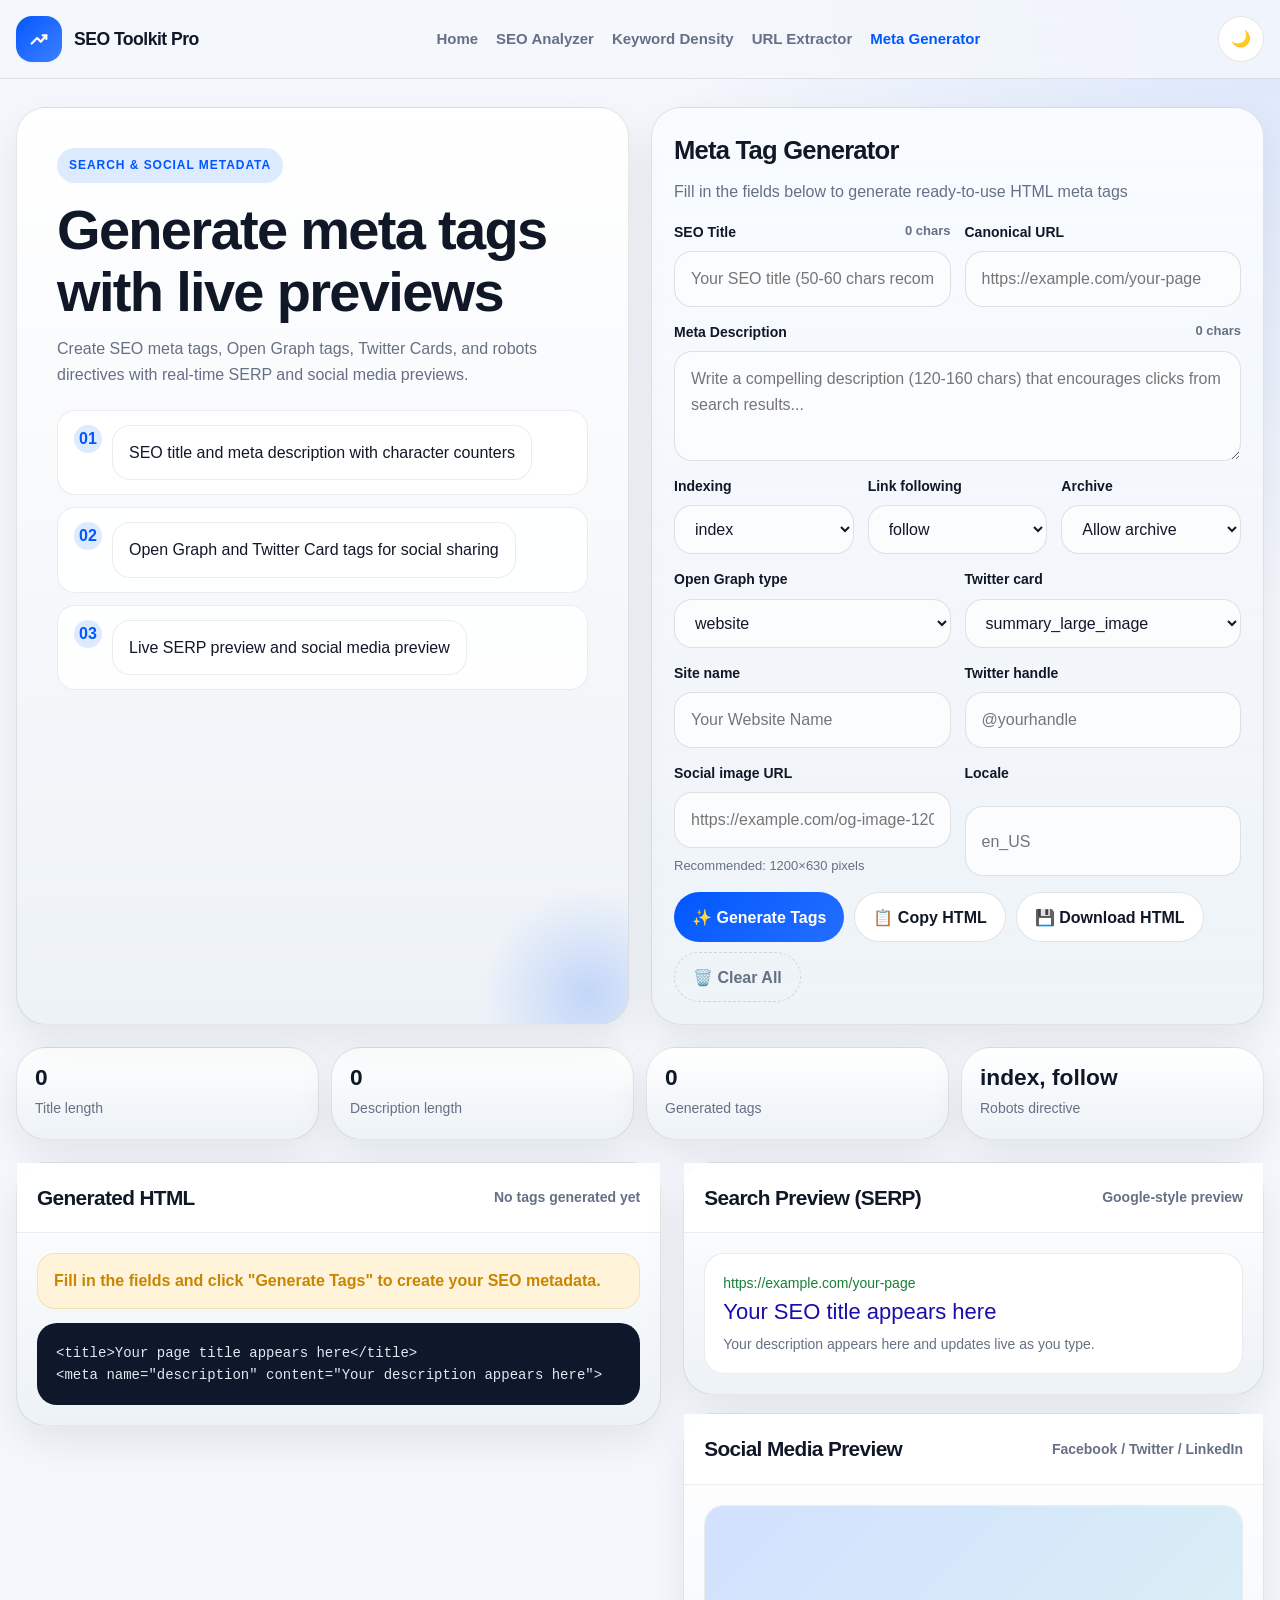
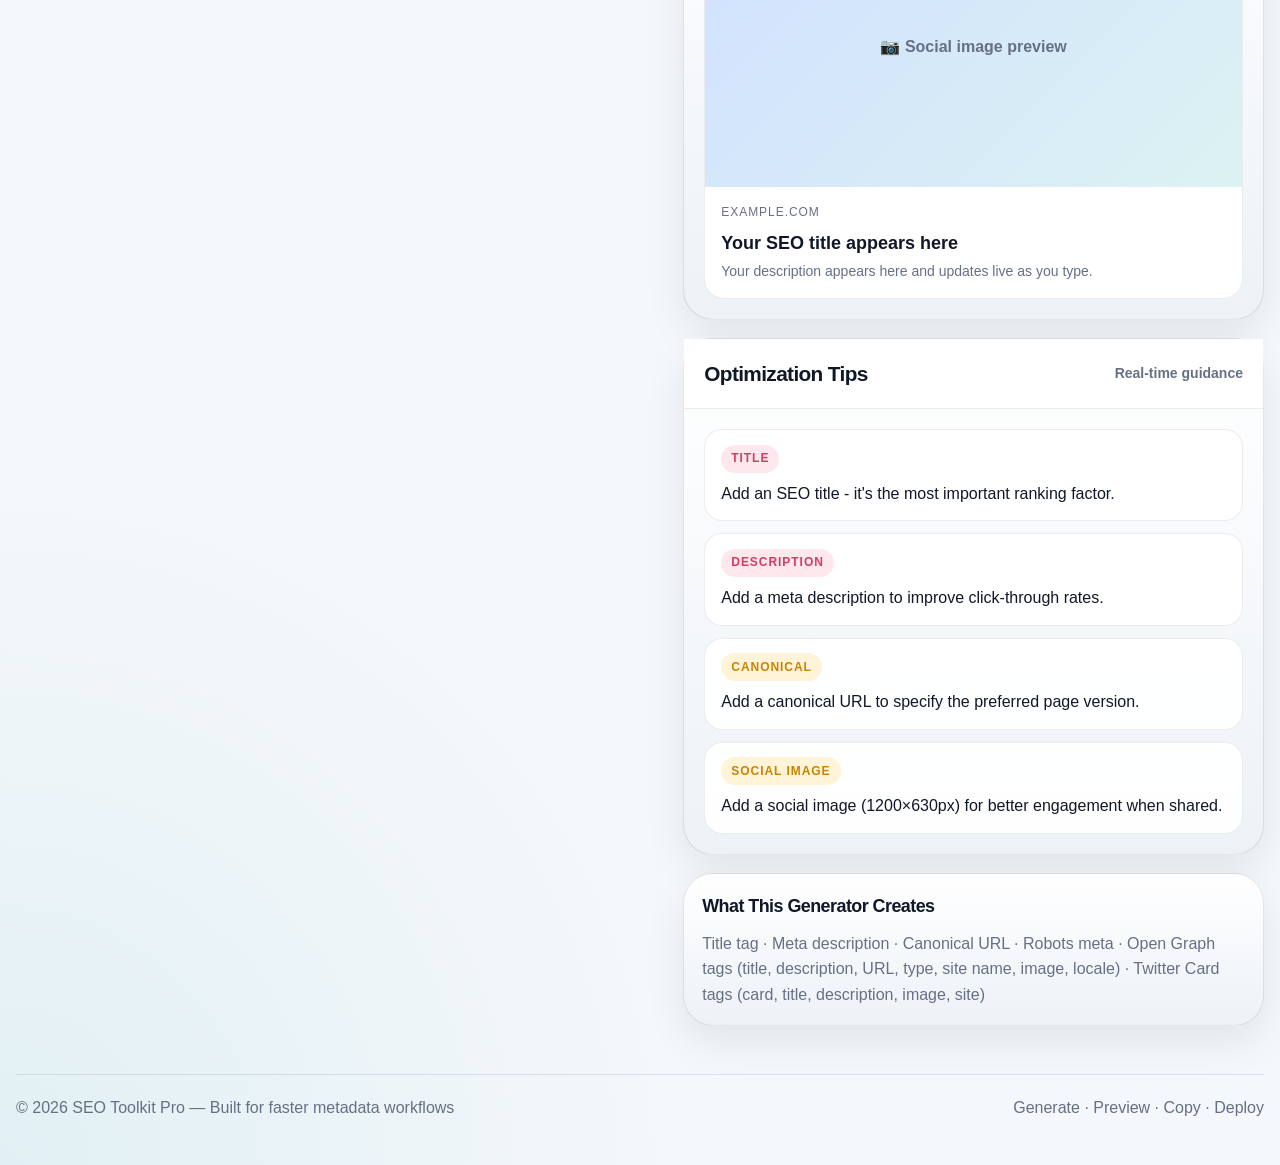
<file: meta-tag-generator/index.html>
<!DOCTYPE html>
<html lang="en" data-theme="light">
<head>
<meta charset="UTF-8" />
<meta name="viewport" content="width=device-width, initial-scale=1.0, viewport-fit=cover" />
<title>Meta Tag Generator – SEO, Open Graph, Twitter Card & Live Preview</title>
<meta name="description" content="Generate complete SEO meta tags, canonical URLs, Open Graph tags, Twitter Cards, and robots directives with live SERP preview." />
<meta name="keywords" content="meta tag generator, seo meta tags, open graph generator, twitter card generator" />
<meta name="robots" content="index, follow" />
<link rel="preconnect" href="https://api.fontshare.com" />
<link href="https://api.fontshare.com/v2/css?f[]=general-sans@400,500,600,700&f[]=cabinet-grotesk@500,700,800&display=swap" rel="stylesheet" />
<style>
  * {
    margin: 0;
    padding: 0;
    box-sizing: border-box;
  }

  :root, [data-theme="light"] {
    --font-body: 'General Sans', sans-serif;
    --font-display: 'Cabinet Grotesk', sans-serif;
    --bg: #f4f7fb;
    --surface: #ffffff;
    --surface-2: #edf2f7;
    --panel: #f8fbff;
    --line: #d9e2ec;
    --text: #101828;
    --muted: #667085;
    --primary: #0057ff;
    --primary-hover: #0047d1;
    --primary-soft: #deebff;
    --secondary: #00a3a3;
    --secondary-soft: #dcf5f5;
    --success: #1f8f4d;
    --success-soft: #def4e5;
    --warning: #c98500;
    --warning-soft: #fff0cd;
    --danger: #d03f62;
    --danger-soft: #ffe2e8;
    --radius-sm: 12px;
    --radius-md: 18px;
    --radius-lg: 24px;
    --radius-xl: 30px;
    --shadow-sm: 0 1px 2px rgba(15,23,42,.05);
    --shadow-md: 0 16px 40px rgba(15,23,42,.08);
    --shadow-lg: 0 28px 70px rgba(15,23,42,.12);
    --container: 1360px;
    --header-h: 78px;
    --transition: 220ms cubic-bezier(.16,1,.3,1);
  }

  [data-theme="dark"] {
    --bg: #0e1117;
    --surface: #141a22;
    --surface-2: #1b2330;
    --panel: #111823;
    --line: #2a3544;
    --text: #edf2f7;
    --muted: #98a5b3;
    --primary: #76a5ff;
    --primary-hover: #92b8ff;
    --primary-soft: #1b2a47;
    --secondary: #53c9c9;
    --secondary-soft: #153737;
    --success: #59cf83;
    --success-soft: #173625;
    --warning: #f1c461;
    --warning-soft: #3b2f15;
    --danger: #ef7894;
    --danger-soft: #43202a;
    --shadow-sm: 0 1px 2px rgba(0,0,0,.28);
    --shadow-md: 0 16px 40px rgba(0,0,0,.36);
    --shadow-lg: 0 28px 70px rgba(0,0,0,.46);
  }

  body {
    margin: 0;
    min-height: 100vh;
    font-family: var(--font-body);
    color: var(--text);
    background: radial-gradient(circle at top right, rgba(0,87,255,.10), transparent 20%), 
                radial-gradient(circle at left bottom, rgba(0,163,163,.08), transparent 22%), 
                var(--bg);
    line-height: 1.6;
  }

  a {
    color: inherit;
    text-decoration: none;
  }

  button, input, textarea, select {
    font: inherit;
  }

  .skip-link {
    position: absolute;
    left: -9999px;
    top: 12px;
    z-index: 999;
    background: var(--primary);
    color: #fff;
    padding: 12px 14px;
    border-radius: var(--radius-sm);
  }

  .skip-link:focus {
    left: 12px;
  }

  .container {
    width: min(calc(100% - 32px), var(--container));
    margin-inline: auto;
  }

  /* Header */
  .site-header {
    position: sticky;
    top: 0;
    z-index: 220;
    backdrop-filter: blur(14px);
    background: color-mix(in srgb, var(--bg) 84%, transparent);
    border-bottom: 1px solid color-mix(in srgb, var(--text) 10%, transparent);
    transition: transform var(--transition);
  }

  .site-header.hide {
    transform: translateY(-100%);
  }

  .header-inner {
    min-height: var(--header-h);
    display: flex;
    align-items: center;
    justify-content: space-between;
    gap: 16px;
  }

  .brand {
    display: inline-flex;
    align-items: center;
    gap: 12px;
    font-weight: 700;
    flex-shrink: 0;
  }

  .brand-mark {
    width: 46px;
    height: 46px;
    border-radius: 16px;
    display: grid;
    place-items: center;
    color: #fff;
    background: linear-gradient(135deg, var(--primary), color-mix(in srgb, var(--primary) 60%, #94bbff));
    box-shadow: var(--shadow-sm);
  }

  .brand-name {
    font-family: var(--font-display);
    font-size: 1.1rem;
    letter-spacing: -0.03em;
  }

  .desktop-nav {
    display: flex;
    align-items: center;
    gap: 18px;
    flex-wrap: wrap;
  }

  .desktop-nav a {
    color: var(--muted);
    font-size: 15px;
    font-weight: 600;
    transition: color var(--transition);
  }

  .desktop-nav a:hover,
  .desktop-nav a.active {
    color: var(--primary);
  }

  .header-actions {
    display: flex;
    align-items: center;
    gap: 10px;
  }

  .icon-btn, .menu-btn {
    width: 46px;
    height: 46px;
    border-radius: 999px;
    border: 1px solid color-mix(in srgb, var(--text) 10%, transparent);
    background: var(--surface);
    color: var(--text);
    display: grid;
    place-items: center;
    cursor: pointer;
    transition: transform var(--transition), border-color var(--transition);
  }

  .icon-btn:hover, .menu-btn:hover {
    transform: translateY(-2px);
    border-color: color-mix(in srgb, var(--primary) 30%, var(--line));
  }

  .menu-btn {
    display: none;
  }

  /* Mobile Nav */
  .mobile-nav {
    position: fixed;
    inset: 0;
    z-index: 320;
    opacity: 0;
    pointer-events: none;
    transition: opacity var(--transition);
  }

  .mobile-nav.open {
    opacity: 1;
    pointer-events: auto;
  }

  .mobile-nav-backdrop {
    position: absolute;
    inset: 0;
    background: rgba(0,0,0,.48);
  }

  .mobile-nav-panel {
    position: absolute;
    top: 0;
    right: 0;
    width: min(88vw, 360px);
    height: 100%;
    background: var(--surface);
    border-left: 1px solid color-mix(in srgb, var(--text) 10%, transparent);
    box-shadow: var(--shadow-lg);
    padding: 22px;
    transform: translateX(100%);
    transition: transform var(--transition);
    display: flex;
    flex-direction: column;
    gap: 18px;
  }

  .mobile-nav.open .mobile-nav-panel {
    transform: translateX(0);
  }

  .mobile-top {
    display: flex;
    align-items: center;
    justify-content: space-between;
    gap: 12px;
  }

  .mobile-links {
    display: grid;
    gap: 8px;
  }

  .mobile-links a {
    padding: 14px 16px;
    border-radius: 16px;
    background: color-mix(in srgb, var(--bg) 40%, var(--surface));
    border: 1px solid color-mix(in srgb, var(--text) 8%, transparent);
    font-weight: 600;
  }

  .mobile-links a.active {
    background: var(--primary-soft);
    color: var(--primary);
    border-color: color-mix(in srgb, var(--primary) 25%, transparent);
  }

  /* Hero Section */
  .hero {
    padding: 28px 0 20px;
  }

  .hero-grid {
    display: grid;
    grid-template-columns: 1fr 1fr;
    gap: 22px;
    align-items: stretch;
  }

  .hero-card, .panel-card, .code-card, .preview-card, .note-card, .metric-card {
    border-radius: var(--radius-xl);
    border: 1px solid color-mix(in srgb, var(--text) 10%, transparent);
    box-shadow: var(--shadow-md);
    background: linear-gradient(180deg, color-mix(in srgb, var(--surface) 98%, white 2%), var(--surface-2));
  }

  .hero-card {
    padding: clamp(22px, 4vw, 40px);
    position: relative;
    overflow: hidden;
  }

  .hero-card::after {
    content: "";
    position: absolute;
    inset: auto -70px -80px auto;
    width: 220px;
    height: 220px;
    border-radius: 50%;
    background: radial-gradient(circle, rgba(0,87,255,.18), transparent 68%);
    pointer-events: none;
  }

  .eyebrow {
    display: inline-flex;
    align-items: center;
    gap: 8px;
    padding: 8px 12px;
    border-radius: 999px;
    font-size: 12px;
    text-transform: uppercase;
    letter-spacing: .08em;
    font-weight: 800;
    color: var(--primary);
    background: var(--primary-soft);
    margin-bottom: 16px;
  }

  h1 {
    font-family: var(--font-display);
    font-size: clamp(2rem, 5vw, 3.5rem);
    line-height: 1.1;
    letter-spacing: -0.03em;
    margin-bottom: 14px;
  }

  .hero-card p {
    color: var(--muted);
    margin-bottom: 0;
  }

  .hero-bullets {
    margin-top: 22px;
    display: grid;
    gap: 12px;
  }

  .hero-bullets div {
    display: flex;
    gap: 10px;
    align-items: flex-start;
    padding: 14px 16px;
    border-radius: 18px;
    background: color-mix(in srgb, var(--surface) 88%, transparent);
    border: 1px solid color-mix(in srgb, var(--text) 8%, transparent);
  }

  .hero-bullets span {
    width: 28px;
    height: 28px;
    border-radius: 999px;
    display: grid;
    place-items: center;
    font-weight: 800;
    flex-shrink: 0;
    color: var(--primary);
    background: var(--primary-soft);
  }

  /* Panel Card */
  .panel-card {
    padding: 22px;
    display: grid;
    gap: 16px;
    background: linear-gradient(180deg, color-mix(in srgb, var(--panel) 98%, transparent), color-mix(in srgb, var(--surface-2) 90%, transparent));
  }

  .panel-head h2 {
    font-family: var(--font-display);
    font-size: clamp(1.4rem, 2vw, 1.8rem);
    letter-spacing: -0.03em;
    margin-bottom: 8px;
  }

  .panel-head p {
    color: var(--muted);
    margin-bottom: 0;
  }

  /* Form Fields */
  .field-grid {
    display: grid;
    gap: 14px;
  }

  .field {
    display: grid;
    gap: 8px;
  }

  .field-row-2 {
    display: grid;
    grid-template-columns: 1fr 1fr;
    gap: 14px;
  }

  .field-row-3 {
    display: grid;
    grid-template-columns: repeat(3, 1fr);
    gap: 14px;
  }

  label {
    font-size: 14px;
    font-weight: 700;
    color: var(--text);
  }

  .field-top {
    display: flex;
    align-items: center;
    justify-content: space-between;
    gap: 10px;
    flex-wrap: wrap;
  }

  .count {
    font-size: 13px;
    font-weight: 700;
    color: var(--muted);
  }

  .count.good {
    color: var(--success);
  }

  .count.warn {
    color: var(--warning);
  }

  .count.bad {
    color: var(--danger);
  }

  .hint {
    font-size: 13px;
    color: var(--muted);
  }

  input, textarea, select {
    width: 100%;
    border: 1px solid color-mix(in srgb, var(--text) 12%, transparent);
    background: color-mix(in srgb, var(--bg) 34%, var(--surface));
    color: var(--text);
    border-radius: 18px;
    padding: 14px 16px;
    outline: none;
    transition: border-color var(--transition), box-shadow var(--transition);
  }

  textarea {
    min-height: 110px;
    resize: vertical;
    line-height: 1.6;
  }

  input:focus, textarea:focus, select:focus {
    border-color: var(--primary);
    box-shadow: 0 0 0 4px color-mix(in srgb, var(--primary) 14%, transparent);
  }

  /* Buttons */
  .button-row {
    display: flex;
    flex-wrap: wrap;
    gap: 10px;
  }

  .btn {
    min-height: 50px;
    padding: 0 18px;
    border-radius: 999px;
    border: none;
    cursor: pointer;
    display: inline-flex;
    align-items: center;
    justify-content: center;
    gap: 8px;
    font-weight: 700;
    transition: transform var(--transition), opacity var(--transition);
  }

  .btn:hover {
    transform: translateY(-2px);
  }

  .btn-primary {
    color: #fff;
    background: linear-gradient(135deg, var(--primary), color-mix(in srgb, var(--primary) 72%, #7ca9ff));
  }

  .btn-secondary {
    color: var(--text);
    background: var(--surface);
    border: 1px solid color-mix(in srgb, var(--text) 12%, transparent);
  }

  .btn-ghost {
    color: var(--muted);
    background: transparent;
    border: 1px dashed color-mix(in srgb, var(--text) 14%, transparent);
  }

  /* Metrics */
  .metrics-grid {
    margin-top: 22px;
    display: grid;
    grid-template-columns: repeat(4, 1fr);
    gap: 12px;
  }

  .metric-card {
    padding: 18px;
  }

  .metric-card strong {
    display: block;
    font-family: var(--font-display);
    font-size: 1.42rem;
    line-height: 1;
    margin-bottom: 6px;
  }

  .metric-card span {
    color: var(--muted);
    font-size: 14px;
  }

  /* Results */
  .results-grid {
    margin-top: 22px;
    display: grid;
    grid-template-columns: 1fr 0.9fr;
    gap: 22px;
    align-items: start;
  }

  .results-stack, .side-stack {
    display: grid;
    gap: 18px;
  }

  /* Cards */
  .card-head {
    display: flex;
    justify-content: space-between;
    align-items: center;
    gap: 12px;
    flex-wrap: wrap;
    padding: 18px 20px;
    border-bottom: 1px solid color-mix(in srgb, var(--text) 8%, transparent);
    background: color-mix(in srgb, var(--surface) 90%, transparent);
  }

  .card-head h3 {
    margin: 0;
    font-family: var(--font-display);
    font-size: 1.3rem;
    letter-spacing: -0.03em;
  }

  .card-meta {
    color: var(--muted);
    font-size: 14px;
    font-weight: 600;
  }

  .card-body {
    padding: 20px;
  }

  /* Status Box */
  .status-box {
    border-radius: 18px;
    padding: 14px 16px;
    font-weight: 600;
    margin-bottom: 14px;
  }

  .status-ok {
    background: color-mix(in srgb, var(--success-soft) 80%, var(--surface));
    color: var(--success);
    border: 1px solid color-mix(in srgb, var(--success) 18%, transparent);
  }

  .status-warn {
    background: color-mix(in srgb, var(--warning-soft) 75%, var(--surface));
    color: var(--warning);
    border: 1px solid color-mix(in srgb, var(--warning) 18%, transparent);
  }

  .status-bad {
    background: color-mix(in srgb, var(--danger-soft) 80%, var(--surface));
    color: var(--danger);
    border: 1px solid color-mix(in srgb, var(--danger) 18%, transparent);
  }

  /* Code Block */
  .code-wrap {
    border-radius: 20px;
    border: 1px solid color-mix(in srgb, var(--text) 8%, transparent);
    background: #0f172a;
    overflow: auto;
  }

  pre {
    margin: 0;
    padding: 18px;
    color: #e2e8f0;
    font-size: 14px;
    line-height: 1.6;
    white-space: pre-wrap;
    word-break: break-word;
    font-family: ui-monospace, SFMono-Regular, Menlo, Consolas, monospace;
  }

  /* Search Preview */
  .search-preview {
    border-radius: 20px;
    border: 1px solid color-mix(in srgb, var(--text) 8%, transparent);
    background: var(--surface);
    padding: 18px;
  }

  .search-url {
    color: #188038;
    font-size: 14px;
    margin-bottom: 4px;
    word-break: break-word;
  }

  [data-theme="dark"] .search-url {
    color: #81c995;
  }

  .search-title {
    color: #1a0dab;
    font-size: 22px;
    line-height: 1.3;
    margin-bottom: 6px;
    word-break: break-word;
  }

  [data-theme="dark"] .search-title {
    color: #8ab4f8;
  }

  .search-desc {
    color: var(--muted);
    font-size: 14px;
  }

  /* Social Preview */
  .social-preview {
    border-radius: 20px;
    overflow: hidden;
    border: 1px solid color-mix(in srgb, var(--text) 8%, transparent);
    background: var(--surface);
  }

  .social-image {
    aspect-ratio: 1200 / 630;
    background: linear-gradient(135deg, color-mix(in srgb, var(--primary) 18%, var(--surface)), color-mix(in srgb, var(--secondary) 14%, var(--surface)));
    display: grid;
    place-items: center;
    color: var(--muted);
    font-weight: 700;
    text-align: center;
    padding: 18px;
    background-size: cover;
    background-position: center;
  }

  .social-body {
    padding: 16px;
  }

  .social-domain {
    color: var(--muted);
    text-transform: uppercase;
    font-size: 12px;
    letter-spacing: .08em;
    margin-bottom: 8px;
  }

  .social-title {
    font-size: 18px;
    font-weight: 700;
    margin-bottom: 6px;
    line-height: 1.35;
  }

  .social-desc {
    color: var(--muted);
    font-size: 14px;
    line-height: 1.5;
  }

  /* Note Cards */
  .note-card {
    padding: 18px;
  }

  .note-card h4 {
    font-family: var(--font-display);
    font-size: 1.12rem;
    margin-bottom: 10px;
    letter-spacing: -0.03em;
  }

  .note-card p {
    color: var(--muted);
  }

  /* Tips */
  .badge {
    display: inline-flex;
    align-items: center;
    justify-content: center;
    min-height: 28px;
    padding: 0 10px;
    border-radius: 999px;
    font-size: 12px;
    font-weight: 800;
    text-transform: uppercase;
    letter-spacing: .08em;
    margin-bottom: 8px;
  }

  .badge.good {
    color: var(--success);
    background: color-mix(in srgb, var(--success-soft) 78%, var(--surface));
  }

  .badge.warn {
    color: var(--warning);
    background: color-mix(in srgb, var(--warning-soft) 78%, var(--surface));
  }

  .badge.bad {
    color: var(--danger);
    background: color-mix(in srgb, var(--danger-soft) 78%, var(--surface));
  }

  .tips-list {
    display: grid;
    gap: 12px;
  }

  .tips-item {
    border-radius: 18px;
    padding: 14px 16px;
    border: 1px solid color-mix(in srgb, var(--text) 8%, transparent);
    background: color-mix(in srgb, var(--surface) 92%, transparent);
  }

  /* Footer */
  .site-footer {
    padding: 28px 0 44px;
    color: var(--muted);
  }

  .footer-inner {
    border-top: 1px solid color-mix(in srgb, var(--text) 10%, transparent);
    padding-top: 20px;
    display: flex;
    justify-content: space-between;
    gap: 16px;
    flex-wrap: wrap;
  }

  /* Responsive */
  @media (max-width: 1024px) {
    .desktop-nav {
      display: none;
    }
    .menu-btn {
      display: grid;
    }
    .hero-grid, .results-grid {
      grid-template-columns: 1fr;
    }
  }

  @media (max-width: 768px) {
    .metrics-grid {
      grid-template-columns: repeat(2, 1fr);
    }
    .field-row-2, .field-row-3 {
      grid-template-columns: 1fr;
    }
    .header-inner {
      min-height: 72px;
    }
    .hero-card, .panel-card, .card-body, .card-head, .note-card {
      padding-left: 16px;
      padding-right: 16px;
    }
    .button-row .btn {
      flex: 1;
    }
    .search-title {
      font-size: 18px;
    }
  }

  @media (max-width: 480px) {
    .metrics-grid {
      grid-template-columns: 1fr;
    }
    .brand-name {
      font-size: 0.9rem;
    }
    .brand-mark {
      width: 38px;
      height: 38px;
    }
  }

  body.menu-open {
    overflow: hidden;
  }

  @media (prefers-reduced-motion: reduce) {
    *, *::before, *::after {
      animation: none !important;
      transition: none !important;
    }
  }
</style>
</head>
<body>
<a href="#main-content" class="skip-link">Skip to content</a>

<header class="site-header" id="siteHeader">
  <div class="container header-inner">
    <a href="/" class="brand">
      <span class="brand-mark">
        <svg width="22" height="22" viewBox="0 0 24 24" fill="none" stroke="currentColor" stroke-width="2.4">
          <path d="M4 17L10 11L14 15L20 8" stroke-linecap="round" stroke-linejoin="round"></path>
          <path d="M16 8H20V12" stroke-linecap="round" stroke-linejoin="round"></path>
        </svg>
      </span>
      <span class="brand-name">SEO Toolkit Pro</span>
    </a>
    <nav class="desktop-nav">
      <a href="/">Home</a>
      <a href="/seo-analyzer/">SEO Analyzer</a>
      <a href="/keyword-density-checker/">Keyword Density</a>
      <a href="/url-extractor">URL Extractor</a>
      <a href="/meta-tag-generator/" class="active">Meta Generator</a>
    </nav>
    <div class="header-actions">
      <button class="icon-btn" id="themeToggle" type="button">🌓</button>
      <button class="menu-btn" id="menuToggle" type="button">☰</button>
    </div>
  </div>
</header>

<aside class="mobile-nav" id="mobileNav" aria-hidden="true">
  <div class="mobile-nav-backdrop" id="mobileBackdrop"></div>
  <div class="mobile-nav-panel">
    <div class="mobile-top">
      <strong>Navigation</strong>
      <button class="icon-btn" id="menuClose" type="button">✕</button>
    </div>
    <nav class="mobile-links">
      <a href="#">Home</a>
      <a href="seo-analyzer.html">SEO Analyzer</a>
      <a href="keyword-density-checker.html">Keyword Density</a>
      <a href="url-extractor.html">URL Extractor</a>
      <a href="#" class="active">Meta Generator</a>
    </nav>
  </div>
</aside>

<main id="main-content">
  <div class="container">
    <section class="hero">
      <div class="hero-grid">
        <article class="hero-card">
          <span class="eyebrow">Search & Social Metadata</span>
          <h1>Generate meta tags with live previews</h1>
          <p>Create SEO meta tags, Open Graph tags, Twitter Cards, and robots directives with real-time SERP and social media previews.</p>
          <div class="hero-bullets">
            <div><span>01</span><div>SEO title and meta description with character counters</div></div>
            <div><span>02</span><div>Open Graph and Twitter Card tags for social sharing</div></div>
            <div><span>03</span><div>Live SERP preview and social media preview</div></div>
          </div>
        </article>

        <section class="panel-card">
          <div class="panel-head">
            <h2>Meta Tag Generator</h2>
            <p>Fill in the fields below to generate ready-to-use HTML meta tags</p>
          </div>
          <div class="field-grid">
            <div class="field-row-2">
              <div class="field">
                <div class="field-top">
                  <label for="pageTitle">SEO Title</label>
                  <span class="count" id="titleCount">0 chars</span>
                </div>
                <input id="pageTitle" type="text" placeholder="Your SEO title (50-60 chars recommended)" />
              </div>
              <div class="field">
                <label for="pageUrl">Canonical URL</label>
                <input id="pageUrl" type="url" placeholder="https://example.com/your-page" />
              </div>
            </div>
            <div class="field">
              <div class="field-top">
                <label for="pageDescription">Meta Description</label>
                <span class="count" id="descCount">0 chars</span>
              </div>
              <textarea id="pageDescription" placeholder="Write a compelling description (120-160 chars) that encourages clicks from search results..."></textarea>
            </div>
            <div class="field-row-3">
              <div class="field">
                <label for="robotsIndex">Indexing</label>
                <select id="robotsIndex">
                  <option value="index">index</option>
                  <option value="noindex">noindex</option>
                </select>
              </div>
              <div class="field">
                <label for="robotsFollow">Link following</label>
                <select id="robotsFollow">
                  <option value="follow">follow</option>
                  <option value="nofollow">nofollow</option>
                </select>
              </div>
              <div class="field">
                <label for="robotsArchive">Archive</label>
                <select id="robotsArchive">
                  <option value="">Allow archive</option>
                  <option value="noarchive">noarchive</option>
                </select>
              </div>
            </div>
            <div class="field-row-2">
              <div class="field">
                <label for="ogType">Open Graph type</label>
                <select id="ogType">
                  <option value="website">website</option>
                  <option value="article">article</option>
                  <option value="product">product</option>
                </select>
              </div>
              <div class="field">
                <label for="twitterCard">Twitter card</label>
                <select id="twitterCard">
                  <option value="summary_large_image">summary_large_image</option>
                  <option value="summary">summary</option>
                </select>
              </div>
            </div>
            <div class="field-row-2">
              <div class="field">
                <label for="siteName">Site name</label>
                <input id="siteName" type="text" placeholder="Your Website Name" />
              </div>
              <div class="field">
                <label for="twitterHandle">Twitter handle</label>
                <input id="twitterHandle" type="text" placeholder="@yourhandle" />
              </div>
            </div>
            <div class="field-row-2">
              <div class="field">
                <label for="ogImage">Social image URL</label>
                <input id="ogImage" type="url" placeholder="https://example.com/og-image-1200x630.jpg" />
                <div class="hint">Recommended: 1200×630 pixels</div>
              </div>
              <div class="field">
                <label for="pageLocale">Locale</label>
                <input id="pageLocale" type="text" placeholder="en_US" />
              </div>
            </div>
          </div>
          <div class="button-row">
            <button class="btn btn-primary" id="generateBtn">✨ Generate Tags</button>
            <button class="btn btn-secondary" id="copyBtn">📋 Copy HTML</button>
            <button class="btn btn-secondary" id="downloadBtn">💾 Download HTML</button>
            <button class="btn btn-ghost" id="clearBtn">🗑️ Clear All</button>
          </div>
        </section>
      </div>

      <!-- Metrics -->
      <div class="metrics-grid">
        <div class="metric-card"><strong id="metricTitle">0</strong><span>Title length</span></div>
        <div class="metric-card"><strong id="metricDesc">0</strong><span>Description length</span></div>
        <div class="metric-card"><strong id="metricTags">0</strong><span>Generated tags</span></div>
        <div class="metric-card"><strong id="metricRobots">index, follow</strong><span>Robots directive</span></div>
      </div>

      <!-- Results Section -->
      <div class="results-grid">
        <div class="results-stack">
          <section class="code-card">
            <div class="card-head">
              <h3>Generated HTML</h3>
              <div class="card-meta" id="codeMeta">No tags generated yet</div>
            </div>
            <div class="card-body">
              <div class="status-box status-warn" id="statusBox">Fill in the fields and click "Generate Tags" to create your SEO metadata.</div>
              <div class="code-wrap">
                <pre id="codePreview">&lt;title&gt;Your page title appears here&lt;/title&gt;
&lt;meta name="description" content="Your description appears here"&gt;</pre>
              </div>
            </div>
          </section>
        </div>

        <div class="side-stack">
          <section class="preview-card">
            <div class="card-head">
              <h3>Search Preview (SERP)</h3>
              <div class="card-meta">Google-style preview</div>
            </div>
            <div class="card-body">
              <div class="search-preview">
                <div class="search-url" id="searchUrl">https://example.com/your-page</div>
                <div class="search-title" id="searchTitle">Your SEO title appears here</div>
                <div class="search-desc" id="searchDesc">Your description appears here and updates live as you type.</div>
              </div>
            </div>
          </section>

          <section class="preview-card">
            <div class="card-head">
              <h3>Social Media Preview</h3>
              <div class="card-meta">Facebook / Twitter / LinkedIn</div>
            </div>
            <div class="card-body">
              <div class="social-preview">
                <div class="social-image" id="socialImage">📷 Social image preview</div>
                <div class="social-body">
                  <div class="social-domain" id="socialDomain">example.com</div>
                  <div class="social-title" id="socialTitle">Your social title appears here</div>
                  <div class="social-desc" id="socialDescription">Your social description appears here.</div>
                </div>
              </div>
            </div>
          </section>

          <section class="preview-card">
            <div class="card-head">
              <h3>Optimization Tips</h3>
              <div class="card-meta">Real-time guidance</div>
            </div>
            <div class="card-body">
              <div class="tips-list" id="tipsList">
                <div class="tips-item">
                  <span class="badge warn">Pending</span>
                  <div>Enter a title and description to see optimization guidance.</div>
                </div>
              </div>
            </div>
          </section>

          <aside class="note-card">
            <h4>What This Generator Creates</h4>
            <p>Title tag · Meta description · Canonical URL · Robots meta · Open Graph tags (title, description, URL, type, site name, image, locale) · Twitter Card tags (card, title, description, image, site)</p>
          </aside>
        </div>
      </div>
    </section>
  </div>
</main>

<footer class="site-footer">
  <div class="container footer-inner">
    <p>© 2026 SEO Toolkit Pro — Built for faster metadata workflows</p>
    <p>Generate · Preview · Copy · Deploy</p>
  </div>
</footer>

<script>
(function() {
  // DOM Elements
  const pageTitle = document.getElementById('pageTitle');
  const pageUrl = document.getElementById('pageUrl');
  const pageDescription = document.getElementById('pageDescription');
  const robotsIndex = document.getElementById('robotsIndex');
  const robotsFollow = document.getElementById('robotsFollow');
  const robotsArchive = document.getElementById('robotsArchive');
  const ogType = document.getElementById('ogType');
  const twitterCard = document.getElementById('twitterCard');
  const siteName = document.getElementById('siteName');
  const twitterHandle = document.getElementById('twitterHandle');
  const ogImage = document.getElementById('ogImage');
  const pageLocale = document.getElementById('pageLocale');
  
  const generateBtn = document.getElementById('generateBtn');
  const copyBtn = document.getElementById('copyBtn');
  const downloadBtn = document.getElementById('downloadBtn');
  const clearBtn = document.getElementById('clearBtn');
  
  const titleCount = document.getElementById('titleCount');
  const descCount = document.getElementById('descCount');
  const metricTitle = document.getElementById('metricTitle');
  const metricDesc = document.getElementById('metricDesc');
  const metricTags = document.getElementById('metricTags');
  const metricRobots = document.getElementById('metricRobots');
  const codeMeta = document.getElementById('codeMeta');
  const codePreview = document.getElementById('codePreview');
  const statusBox = document.getElementById('statusBox');
  const searchUrl = document.getElementById('searchUrl');
  const searchTitle = document.getElementById('searchTitle');
  const searchDesc = document.getElementById('searchDesc');
  const socialImage = document.getElementById('socialImage');
  const socialDomain = document.getElementById('socialDomain');
  const socialTitle = document.getElementById('socialTitle');
  const socialDescription = document.getElementById('socialDescription');
  const tipsList = document.getElementById('tipsList');
  
  let generatedHtml = '';
  
  // Helper: Escape HTML
  function escapeHtml(text) {
    if (!text) return '';
    return String(text)
      .replace(/&/g, '&amp;')
      .replace(/</g, '&lt;')
      .replace(/>/g, '&gt;')
      .replace(/"/g, '&quot;')
      .replace(/'/g, '&#39;');
  }
  
  // Get robots content
  function getRobotsContent() {
    const parts = [robotsIndex.value, robotsFollow.value];
    if (robotsArchive.value) parts.push(robotsArchive.value);
    return parts.join(', ');
  }
  
  // Update character counters and metrics
  function updateCounters() {
    const titleLen = pageTitle.value.trim().length;
    const descLen = pageDescription.value.trim().length;
    
    titleCount.textContent = `${titleLen} chars`;
    descCount.textContent = `${descLen} chars`;
    
    // Color coding
    titleCount.className = 'count';
    if (titleLen >= 50 && titleLen <= 60) titleCount.classList.add('good');
    else if (titleLen > 0 && titleLen < 50) titleCount.classList.add('warn');
    else if (titleLen > 60) titleCount.classList.add('bad');
    
    descCount.className = 'count';
    if (descLen >= 120 && descLen <= 160) descCount.classList.add('good');
    else if (descLen > 0 && descLen < 120) descCount.classList.add('warn');
    else if (descLen > 160) descCount.classList.add('bad');
    
    metricTitle.textContent = titleLen;
    metricDesc.textContent = descLen;
    metricRobots.textContent = getRobotsContent();
  }
  
  // Update live previews (SERP + Social)
  function updateLivePreview() {
    const title = pageTitle.value.trim() || 'Your SEO title appears here';
    const description = pageDescription.value.trim() || 'Your description appears here and updates live as you type.';
    const url = pageUrl.value.trim() || 'https://example.com/your-page';
    
    // Search preview
    searchTitle.textContent = title;
    searchDesc.textContent = description;
    searchUrl.textContent = url;
    
    // Social preview
    socialTitle.textContent = title;
    socialDescription.textContent = description;
    
    try {
      const domain = new URL(url).hostname.replace(/^www\./, '');
      socialDomain.textContent = domain;
    } catch {
      socialDomain.textContent = 'example.com';
    }
    
    const imageUrl = ogImage.value.trim();
    if (imageUrl) {
      socialImage.style.backgroundImage = `linear-gradient(135deg, rgba(0,0,0,.2), rgba(0,0,0,.2)), url("${imageUrl.replace(/"/g, '&quot;')}")`;
      socialImage.textContent = '';
      socialImage.style.backgroundSize = 'cover';
    } else {
      socialImage.style.backgroundImage = '';
      socialImage.textContent = '📷 Social image preview';
      socialImage.style.backgroundSize = 'auto';
    }
  }
  
  // Build optimization tips
  function buildTips() {
    const tips = [];
    const titleLen = pageTitle.value.trim().length;
    const descLen = pageDescription.value.trim().length;
    
    // Title tip
    if (!titleLen) {
      tips.push({ type: 'bad', label: 'Title', text: 'Add an SEO title - it\'s the most important ranking factor.' });
    } else if (titleLen >= 50 && titleLen <= 60) {
      tips.push({ type: 'good', label: 'Title', text: 'Perfect! Title length is in the ideal 50-60 character range.' });
    } else if (titleLen > 60) {
      tips.push({ type: 'bad', label: 'Title', text: 'Title is too long (max 60 chars recommended).' });
    } else {
      tips.push({ type: 'warn', label: 'Title', text: 'Title is too short (50-60 chars recommended).' });
    }
    
    // Description tip
    if (!descLen) {
      tips.push({ type: 'bad', label: 'Description', text: 'Add a meta description to improve click-through rates.' });
    } else if (descLen >= 120 && descLen <= 160) {
      tips.push({ type: 'good', label: 'Description', text: 'Great! Description length is in the ideal range.' });
    } else if (descLen > 160) {
      tips.push({ type: 'bad', label: 'Description', text: 'Description is too long (max 160 chars).' });
    } else {
      tips.push({ type: 'warn', label: 'Description', text: 'Description could be longer (120-160 chars recommended).' });
    }
    
    // Canonical tip
    if (pageUrl.value.trim()) {
      tips.push({ type: 'good', label: 'Canonical', text: 'Canonical URL helps prevent duplicate content issues.' });
    } else {
      tips.push({ type: 'warn', label: 'Canonical', text: 'Add a canonical URL to specify the preferred page version.' });
    }
    
    // Social image tip
    if (ogImage.value.trim()) {
      tips.push({ type: 'good', label: 'Social Image', text: 'Social sharing image will display beautifully on platforms.' });
    } else {
      tips.push({ type: 'warn', label: 'Social Image', text: 'Add a social image (1200×630px) for better engagement when shared.' });
    }
    
    tipsList.innerHTML = tips.map(item => `
      <div class="tips-item">
        <span class="badge ${item.type}">${item.label}</span>
        <div>${item.text}</div>
      </div>
    `).join('');
  }
  
  // Generate meta tags
  function generateTags() {
    const title = pageTitle.value.trim();
    const description = pageDescription.value.trim();
    const url = pageUrl.value.trim();
    const robots = getRobotsContent();
    const site = siteName.value.trim();
    const card = twitterCard.value;
    const handle = twitterHandle.value.trim();
    const image = ogImage.value.trim();
    const locale = pageLocale.value.trim();
    const og = ogType.value;
    
    const tags = [];
    
    // Basic SEO
    if (title) tags.push(`<title>${escapeHtml(title)}</title>`);
    if (description) tags.push(`<meta name="description" content="${escapeHtml(description)}">`);
    if (url) tags.push(`<link rel="canonical" href="${escapeHtml(url)}">`);
    if (robots) tags.push(`<meta name="robots" content="${escapeHtml(robots)}">`);
    
    // Open Graph
    if (title) tags.push(`<meta property="og:title" content="${escapeHtml(title)}">`);
    if (description) tags.push(`<meta property="og:description" content="${escapeHtml(description)}">`);
    if (url) tags.push(`<meta property="og:url" content="${escapeHtml(url)}">`);
    if (og) tags.push(`<meta property="og:type" content="${escapeHtml(og)}">`);
    if (site) tags.push(`<meta property="og:site_name" content="${escapeHtml(site)}">`);
    if (locale) tags.push(`<meta property="og:locale" content="${escapeHtml(locale)}">`);
    if (image) tags.push(`<meta property="og:image" content="${escapeHtml(image)}">`);
    
    // Twitter Card
    if (card) tags.push(`<meta name="twitter:card" content="${escapeHtml(card)}">`);
    if (title) tags.push(`<meta name="twitter:title" content="${escapeHtml(title)}">`);
    if (description) tags.push(`<meta name="twitter:description" content="${escapeHtml(description)}">`);
    if (image) tags.push(`<meta name="twitter:image" content="${escapeHtml(image)}">`);
    if (handle) tags.push(`<meta name="twitter:site" content="${escapeHtml(handle)}">`);
    
    generatedHtml = tags.join('\n');
    
    if (generatedHtml) {
      codePreview.textContent = generatedHtml;
      codeMeta.textContent = `${tags.length} tags generated`;
      metricTags.textContent = String(tags.length);
      
      if (!title || !description) {
        setStatus('warn', '⚠️ Tags generated, but title or description is missing. Add them for better SEO.');
      } else {
        setStatus('ok', '✅ Meta tags generated successfully! Ready to copy or download.');
      }
    } else {
      codePreview.textContent = '<!-- No tags generated. Fill in at least the title or description. -->';
      codeMeta.textContent = '0 tags generated';
      metricTags.textContent = '0';
      setStatus('bad', '❌ Please fill in at least the SEO title or description to generate tags.');
    }
    
    buildTips();
  }
  
  function setStatus(type, message) {
    statusBox.className = 'status-box';
    if (type === 'ok') statusBox.classList.add('status-ok');
    if (type === 'warn') statusBox.classList.add('status-warn');
    if (type === 'bad') statusBox.classList.add('status-bad');
    statusBox.textContent = message;
  }
  
  // Copy tags to clipboard
  function copyTags() {
    if (!generatedHtml) {
      setStatus('bad', 'Please generate tags first before copying.');
      return;
    }
    
    navigator.clipboard.writeText(generatedHtml).then(() => {
      setStatus('ok', '✨ Meta tags copied to clipboard! Paste them into your HTML <head> section.');
    }).catch(() => {
      setStatus('bad', 'Unable to copy. Select and copy manually from the code box.');
    });
  }
  
  // Download as HTML file
  function downloadTags() {
    if (!generatedHtml) {
      setStatus('bad', 'Please generate tags first before downloading.');
      return;
    }
    
    const blob = new Blob([generatedHtml], { type: 'text/html;charset=utf-8' });
    const a = document.createElement('a');
    const url = URL.createObjectURL(blob);
    a.href = url;
    a.download = `meta-tags-${new Date().toISOString().slice(0, 19).replace(/:/g, '-')}.html`;
    document.body.appendChild(a);
    a.click();
    document.body.removeChild(a);
    URL.revokeObjectURL(url);
    setStatus('ok', '📁 Meta tags downloaded successfully!');
  }
  
  // Clear all fields
  function clearFields() {
    pageTitle.value = '';
    pageUrl.value = '';
    pageDescription.value = '';
    siteName.value = '';
    twitterHandle.value = '';
    ogImage.value = '';
    pageLocale.value = '';
    
    robotsIndex.value = 'index';
    robotsFollow.value = 'follow';
    robotsArchive.value = '';
    ogType.value = 'website';
    twitterCard.value = 'summary_large_image';
    
    generatedHtml = '';
    codePreview.textContent = '<title>Your page title appears here</title>\n<meta name="description" content="Your description appears here">';
    codeMeta.textContent = 'No tags generated yet';
    metricTags.textContent = '0';
    
    setStatus('warn', 'All fields cleared. Fill in the form and click Generate Tags.');
    updateCounters();
    updateLivePreview();
    
    tipsList.innerHTML = '<div class="tips-item"><span class="badge warn">Pending</span><div>Enter a title and description to see optimization guidance.</div></div>';
  }
  
  // Event listeners for live updates
  const inputFields = [pageTitle, pageUrl, pageDescription, robotsIndex, robotsFollow, robotsArchive, ogType, twitterCard, siteName, twitterHandle, ogImage, pageLocale];
  inputFields.forEach(field => {
    if (field) {
      field.addEventListener('input', () => {
        updateCounters();
        updateLivePreview();
        buildTips();
      });
      field.addEventListener('change', () => {
        updateCounters();
        updateLivePreview();
        buildTips();
      });
    }
  });
  
  // Button events
  if (generateBtn) generateBtn.addEventListener('click', generateTags);
  if (copyBtn) copyBtn.addEventListener('click', copyTags);
  if (downloadBtn) downloadBtn.addEventListener('click', downloadTags);
  if (clearBtn) clearBtn.addEventListener('click', clearFields);
  
  // Theme toggle
  const themeToggle = document.getElementById('themeToggle');
  if (themeToggle) {
    let theme = localStorage.getItem('theme') || 'light';
    document.documentElement.setAttribute('data-theme', theme);
    
    themeToggle.addEventListener('click', () => {
      const currentTheme = document.documentElement.getAttribute('data-theme');
      const newTheme = currentTheme === 'dark' ? 'light' : 'dark';
      document.documentElement.setAttribute('data-theme', newTheme);
      localStorage.setItem('theme', newTheme);
      themeToggle.textContent = newTheme === 'dark' ? '☀️' : '🌙';
    });
    themeToggle.textContent = theme === 'dark' ? '☀️' : '🌙';
  }
  
  // Mobile menu
  const menuToggle = document.getElementById('menuToggle');
  const menuClose = document.getElementById('menuClose');
  const mobileNav = document.getElementById('mobileNav');
  const mobileBackdrop = document.getElementById('mobileBackdrop');
  
  function openMenu() {
    if (mobileNav) {
      mobileNav.classList.add('open');
      mobileNav.setAttribute('aria-hidden', 'false');
      document.body.classList.add('menu-open');
    }
  }
  
  function closeMenu() {
    if (mobileNav) {
      mobileNav.classList.remove('open');
      mobileNav.setAttribute('aria-hidden', 'true');
      document.body.classList.remove('menu-open');
    }
  }
  
  if (menuToggle) menuToggle.addEventListener('click', openMenu);
  if (menuClose) menuClose.addEventListener('click', closeMenu);
  if (mobileBackdrop) mobileBackdrop.addEventListener('click', closeMenu);
  
  // Hide header on scroll
  const header = document.getElementById('siteHeader');
  let lastScroll = 0;
  window.addEventListener('scroll', () => {
    const current = window.pageYOffset;
    if (current > lastScroll && current > 140 && header) {
      header.classList.add('hide');
    } else if (header) {
      header.classList.remove('hide');
    }
    lastScroll = current;
  }, { passive: true });
  
  // Initialize
  updateCounters();
  updateLivePreview();
  buildTips();
})();
</script>
</body>
</html>
</file>
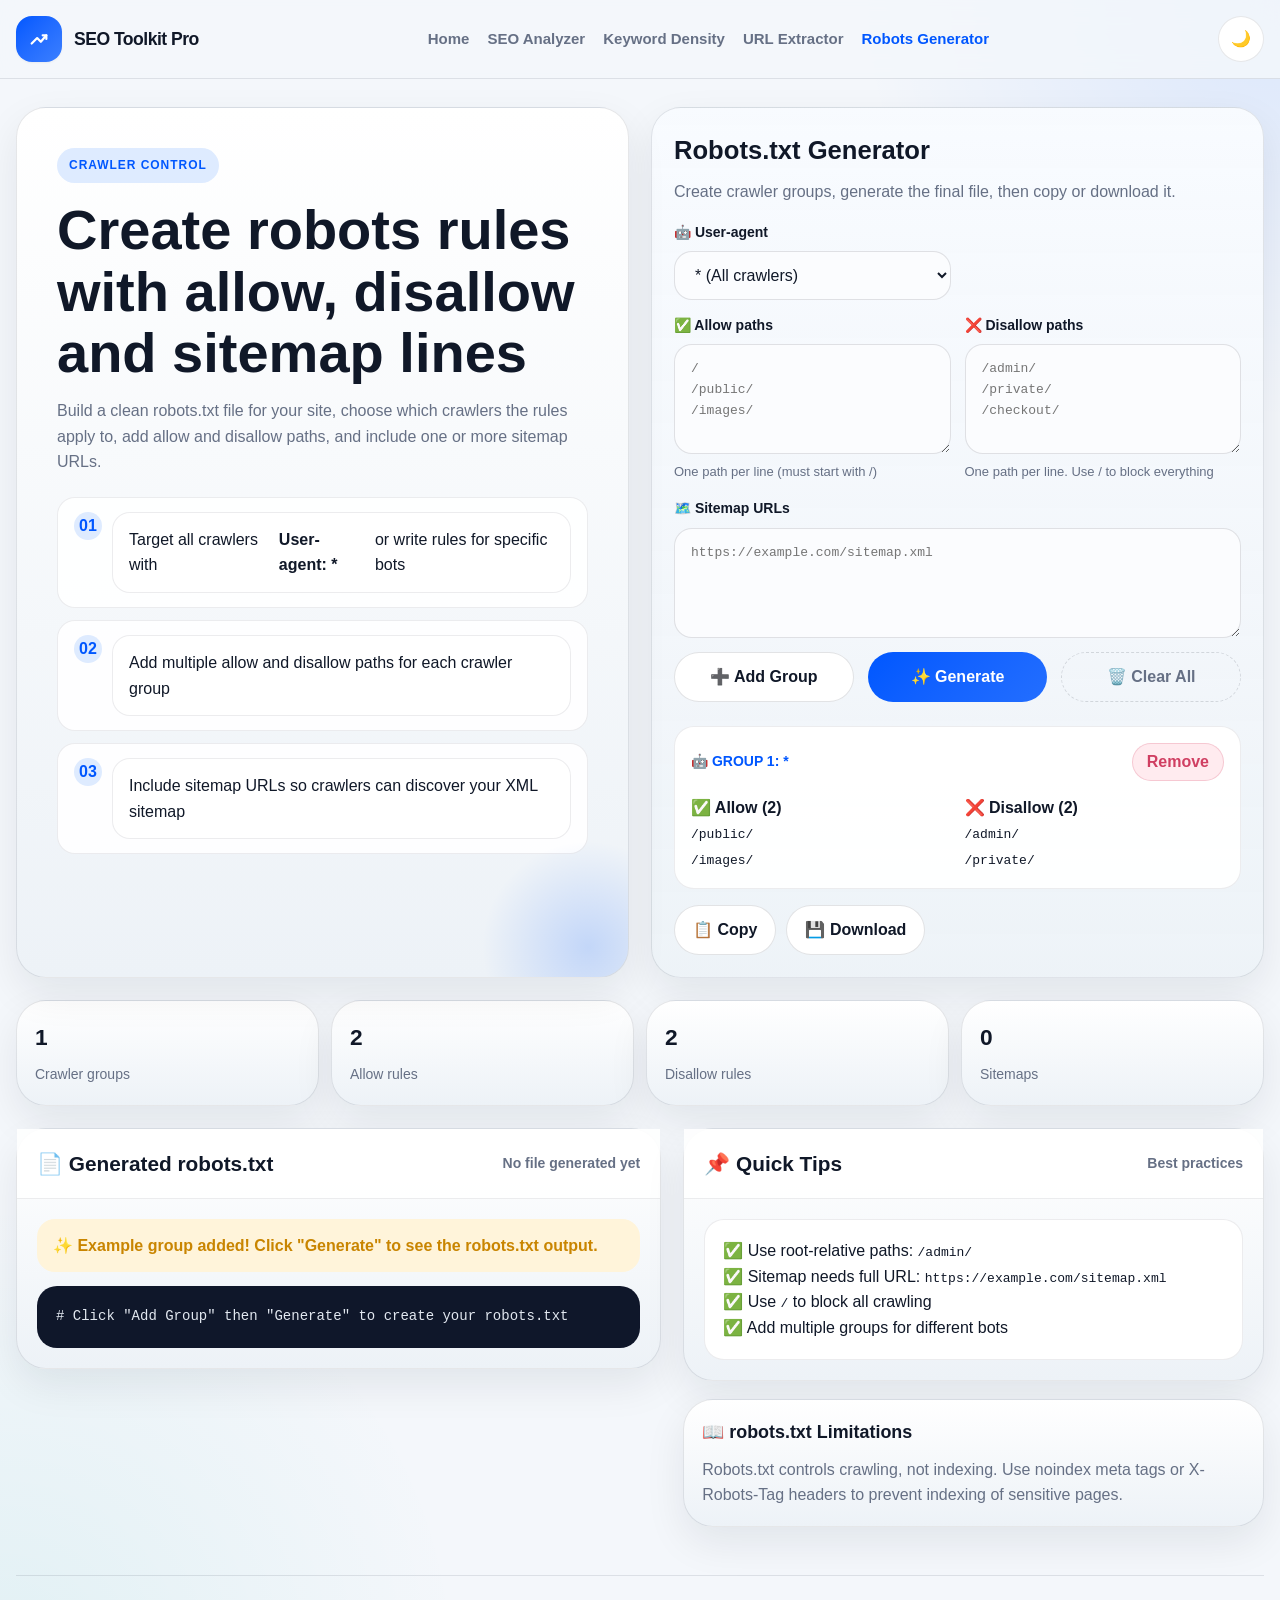
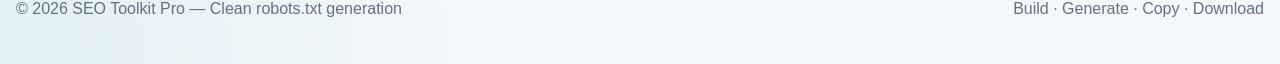
<file: robots-txt-generator/index.html>
<!DOCTYPE html>
<html lang="en" data-theme="light">
<head>
  <meta charset="UTF-8" />
  <meta name="viewport" content="width=device-width, initial-scale=1.0, viewport-fit=cover" />
  <title>Robots.txt Generator – Create Allow, Disallow and Sitemap Rules</title>
  <meta name="description" content="Generate a clean robots.txt file with user-agent rules, allow and disallow paths, sitemap lines, and copy-ready output." />
  <meta name="keywords" content="robots txt generator, robots.txt generator, allow disallow generator, sitemap robots txt" />
  <meta name="robots" content="index, follow" />
  <link rel="preconnect" href="https://api.fontshare.com" />
  <link href="https://api.fontshare.com/v2/css?f[]=general-sans@400,500,600,700&f[]=cabinet-grotesk@500,700,800&display=swap" rel="stylesheet" />

  <style>
    * {
      margin: 0;
      padding: 0;
      box-sizing: border-box;
    }

    :root, [data-theme="light"] {
      --font-body: 'General Sans', sans-serif;
      --font-display: 'Cabinet Grotesk', sans-serif;
      --bg: #f4f7fb;
      --surface: #ffffff;
      --surface-2: #edf2f7;
      --panel: #f8fbff;
      --line: #d9e2ec;
      --text: #101828;
      --muted: #667085;
      --primary: #0057ff;
      --primary-hover: #0047d1;
      --primary-soft: #deebff;
      --secondary: #00a3a3;
      --secondary-soft: #dcf5f5;
      --success: #1f8f4d;
      --success-soft: #def4e5;
      --warning: #c98500;
      --warning-soft: #fff0cd;
      --danger: #d03f62;
      --danger-soft: #ffe2e8;
      --radius-sm: 12px;
      --radius-md: 18px;
      --radius-lg: 24px;
      --radius-xl: 30px;
      --shadow-sm: 0 1px 2px rgba(15,23,42,.05);
      --shadow-md: 0 16px 40px rgba(15,23,42,.08);
      --shadow-lg: 0 28px 70px rgba(15,23,42,.12);
      --container: 1360px;
      --header-h: 78px;
      --transition: 220ms cubic-bezier(.16,1,.3,1);
    }

    [data-theme="dark"] {
      --bg: #0e1117;
      --surface: #141a22;
      --surface-2: #1b2330;
      --panel: #111823;
      --line: #2a3544;
      --text: #edf2f7;
      --muted: #98a5b3;
      --primary: #76a5ff;
      --primary-hover: #92b8ff;
      --primary-soft: #1b2a47;
      --secondary: #53c9c9;
      --secondary-soft: #153737;
      --success: #59cf83;
      --success-soft: #173625;
      --warning: #f1c461;
      --warning-soft: #3b2f15;
      --danger: #ef7894;
      --danger-soft: #43202a;
      --shadow-sm: 0 1px 2px rgba(0,0,0,.28);
      --shadow-md: 0 16px 40px rgba(0,0,0,.36);
      --shadow-lg: 0 28px 70px rgba(0,0,0,.46);
    }

    body {
      margin: 0;
      min-height: 100vh;
      font-family: var(--font-body);
      color: var(--text);
      background: radial-gradient(circle at top right, rgba(0,87,255,.10), transparent 20%), 
                  radial-gradient(circle at left bottom, rgba(0,163,163,.08), transparent 22%), 
                  var(--bg);
      line-height: 1.6;
    }

    a { color: inherit; text-decoration: none; }
    button, input, textarea, select { font: inherit; }

    .skip-link {
      position: absolute;
      left: -9999px;
      top: 12px;
      z-index: 999;
      background: var(--primary);
      color: #fff;
      padding: 12px 14px;
      border-radius: var(--radius-sm);
    }
    .skip-link:focus { left: 12px; }

    .container {
      width: min(calc(100% - 32px), var(--container));
      margin-inline: auto;
    }

    /* Header */
    .site-header {
      position: sticky;
      top: 0;
      z-index: 220;
      backdrop-filter: blur(14px);
      background: color-mix(in srgb, var(--bg) 84%, transparent);
      border-bottom: 1px solid color-mix(in srgb, var(--text) 10%, transparent);
      transition: transform var(--transition);
    }
    .site-header.hide { transform: translateY(-100%); }

    .header-inner {
      min-height: var(--header-h);
      display: flex;
      align-items: center;
      justify-content: space-between;
      gap: 16px;
    }

    .brand {
      display: inline-flex;
      align-items: center;
      gap: 12px;
      font-weight: 700;
      flex-shrink: 0;
    }

    .brand-mark {
      width: 46px;
      height: 46px;
      border-radius: 16px;
      display: grid;
      place-items: center;
      color: #fff;
      background: linear-gradient(135deg, var(--primary), color-mix(in srgb, var(--primary) 60%, #94bbff));
      box-shadow: var(--shadow-sm);
    }

    .brand-name {
      font-family: var(--font-display);
      font-size: 1.1rem;
      letter-spacing: -0.03em;
    }

    .desktop-nav {
      display: flex;
      align-items: center;
      gap: 18px;
      flex-wrap: wrap;
    }

    .desktop-nav a {
      color: var(--muted);
      font-size: 15px;
      font-weight: 600;
      transition: color var(--transition);
    }

    .desktop-nav a:hover,
    .desktop-nav a.active { color: var(--primary); }

    .header-actions {
      display: flex;
      align-items: center;
      gap: 10px;
    }

    .icon-btn, .menu-btn {
      width: 46px;
      height: 46px;
      border-radius: 999px;
      border: 1px solid color-mix(in srgb, var(--text) 10%, transparent);
      background: var(--surface);
      color: var(--text);
      display: grid;
      place-items: center;
      cursor: pointer;
      transition: transform var(--transition), border-color var(--transition);
    }
    .icon-btn:hover, .menu-btn:hover { transform: translateY(-2px); }
    .menu-btn { display: none; }

    /* Mobile Nav */
    .mobile-nav {
      position: fixed;
      inset: 0;
      z-index: 320;
      opacity: 0;
      pointer-events: none;
      transition: opacity var(--transition);
    }
    .mobile-nav.open { opacity: 1; pointer-events: auto; }
    .mobile-nav-backdrop {
      position: absolute;
      inset: 0;
      background: rgba(0,0,0,.48);
    }
    .mobile-nav-panel {
      position: absolute;
      top: 0;
      right: 0;
      width: min(88vw, 360px);
      height: 100%;
      background: var(--surface);
      border-left: 1px solid color-mix(in srgb, var(--text) 10%, transparent);
      box-shadow: var(--shadow-lg);
      padding: 22px;
      transform: translateX(100%);
      transition: transform var(--transition);
      display: flex;
      flex-direction: column;
      gap: 18px;
    }
    .mobile-nav.open .mobile-nav-panel { transform: translateX(0); }
    .mobile-top {
      display: flex;
      align-items: center;
      justify-content: space-between;
      gap: 12px;
    }
    .mobile-links {
      display: grid;
      gap: 8px;
    }
    .mobile-links a {
      padding: 14px 16px;
      border-radius: 16px;
      background: color-mix(in srgb, var(--bg) 40%, var(--surface));
      border: 1px solid color-mix(in srgb, var(--text) 8%, transparent);
      font-weight: 600;
    }
    .mobile-links a.active {
      background: var(--primary-soft);
      color: var(--primary);
    }

    /* Hero Section */
    .hero { padding: 28px 0 20px; }
    .hero-grid {
      display: grid;
      grid-template-columns: 1fr 1fr;
      gap: 22px;
      align-items: stretch;
    }
    .hero-card, .panel-card, .code-card, .preview-card, .note-card, .metric-card {
      border-radius: var(--radius-xl);
      border: 1px solid color-mix(in srgb, var(--text) 10%, transparent);
      box-shadow: var(--shadow-md);
      background: linear-gradient(180deg, color-mix(in srgb, var(--surface) 98%, white 2%), var(--surface-2));
    }
    .hero-card {
      padding: clamp(22px, 4vw, 40px);
      position: relative;
      overflow: hidden;
    }
    .hero-card::after {
      content: "";
      position: absolute;
      inset: auto -70px -80px auto;
      width: 220px;
      height: 220px;
      border-radius: 50%;
      background: radial-gradient(circle, rgba(0,87,255,.18), transparent 68%);
      pointer-events: none;
    }
    .eyebrow {
      display: inline-flex;
      align-items: center;
      gap: 8px;
      padding: 8px 12px;
      border-radius: 999px;
      font-size: 12px;
      text-transform: uppercase;
      letter-spacing: .08em;
      font-weight: 800;
      color: var(--primary);
      background: var(--primary-soft);
      margin-bottom: 16px;
    }
    h1 {
      font-family: var(--font-display);
      font-size: clamp(2rem, 5vw, 3.5rem);
      line-height: 1.1;
      margin-bottom: 14px;
    }
    .hero-card p { color: var(--muted); }
    .hero-bullets {
      margin-top: 22px;
      display: grid;
      gap: 12px;
    }
    .hero-bullets div {
      display: flex;
      gap: 10px;
      align-items: flex-start;
      padding: 14px 16px;
      border-radius: 18px;
      background: color-mix(in srgb, var(--surface) 88%, transparent);
      border: 1px solid color-mix(in srgb, var(--text) 8%, transparent);
    }
    .hero-bullets span {
      width: 28px;
      height: 28px;
      border-radius: 999px;
      display: grid;
      place-items: center;
      font-weight: 800;
      flex-shrink: 0;
      color: var(--primary);
      background: var(--primary-soft);
    }

    /* Panel Card */
    .panel-card {
      padding: 22px;
      display: grid;
      gap: 16px;
      background: linear-gradient(180deg, color-mix(in srgb, var(--panel) 98%, transparent), color-mix(in srgb, var(--surface-2) 90%, transparent));
    }
    .panel-head h2 {
      font-family: var(--font-display);
      font-size: clamp(1.4rem, 2vw, 1.8rem);
      margin-bottom: 8px;
    }
    .panel-head p { color: var(--muted); }

    /* Forms */
    .field-grid { display: grid; gap: 14px; }
    .field { display: grid; gap: 8px; }
    .field-row-2, .field-row-3 {
      display: grid;
      gap: 14px;
    }
    .field-row-2 { grid-template-columns: 1fr 1fr; }
    .field-row-3 { grid-template-columns: 1fr 1fr 1fr; }
    label {
      font-size: 14px;
      font-weight: 700;
      color: var(--text);
    }
    .hint {
      font-size: 13px;
      color: var(--muted);
    }
    input, textarea, select {
      width: 100%;
      border: 1px solid color-mix(in srgb, var(--text) 12%, transparent);
      background: color-mix(in srgb, var(--bg) 34%, var(--surface));
      color: var(--text);
      border-radius: 18px;
      padding: 14px 16px;
      outline: none;
      transition: border-color var(--transition), box-shadow var(--transition);
    }
    textarea {
      min-height: 110px;
      resize: vertical;
      font-family: monospace;
    }
    input:focus, textarea:focus, select:focus {
      border-color: var(--primary);
      box-shadow: 0 0 0 4px color-mix(in srgb, var(--primary) 14%, transparent);
    }

    /* Buttons */
    .button-row {
      display: flex;
      flex-wrap: wrap;
      gap: 10px;
    }
    .btn {
      min-height: 50px;
      padding: 0 18px;
      border-radius: 999px;
      border: none;
      cursor: pointer;
      display: inline-flex;
      align-items: center;
      justify-content: center;
      gap: 8px;
      font-weight: 700;
      transition: transform var(--transition);
    }
    .btn:hover { transform: translateY(-2px); }
    .btn-primary {
      color: #fff;
      background: linear-gradient(135deg, var(--primary), color-mix(in srgb, var(--primary) 72%, #7ca9ff));
    }
    .btn-secondary {
      color: var(--text);
      background: var(--surface);
      border: 1px solid color-mix(in srgb, var(--text) 12%, transparent);
    }
    .btn-ghost {
      color: var(--muted);
      background: transparent;
      border: 1px dashed color-mix(in srgb, var(--text) 14%, transparent);
    }

    /* Rule Box */
    .rule-box {
      border-radius: 20px;
      border: 1px solid color-mix(in srgb, var(--text) 8%, transparent);
      background: color-mix(in srgb, var(--surface) 94%, transparent);
      padding: 16px;
      display: grid;
      gap: 14px;
      margin-top: 8px;
    }
    .rule-head {
      display: flex;
      justify-content: space-between;
      align-items: center;
      gap: 10px;
      flex-wrap: wrap;
    }
    .rule-title {
      font-weight: 800;
      font-size: 14px;
      text-transform: uppercase;
      color: var(--primary);
    }
    .remove-rule {
      min-height: 38px;
      padding: 0 14px;
      border-radius: 999px;
      border: 1px solid color-mix(in srgb, var(--danger) 20%, transparent);
      background: color-mix(in srgb, var(--danger-soft) 70%, var(--surface));
      color: var(--danger);
      font-weight: 700;
      cursor: pointer;
    }

    /* Metrics */
    .metrics-grid {
      margin-top: 22px;
      display: grid;
      grid-template-columns: repeat(4, 1fr);
      gap: 12px;
    }
    .metric-card { padding: 18px; }
    .metric-card strong {
      display: block;
      font-family: var(--font-display);
      font-size: 1.42rem;
      margin-bottom: 6px;
    }
    .metric-card span {
      color: var(--muted);
      font-size: 14px;
    }

    /* Results */
    .results-grid {
      margin-top: 22px;
      display: grid;
      grid-template-columns: 1fr 0.9fr;
      gap: 22px;
      align-items: start;
    }
    .results-stack, .side-stack { display: grid; gap: 18px; }
    .card-head {
      display: flex;
      justify-content: space-between;
      align-items: center;
      gap: 12px;
      flex-wrap: wrap;
      padding: 18px 20px;
      border-bottom: 1px solid color-mix(in srgb, var(--text) 8%, transparent);
      background: color-mix(in srgb, var(--surface) 90%, transparent);
    }
    .card-head h3 {
      margin: 0;
      font-family: var(--font-display);
      font-size: 1.3rem;
    }
    .card-meta {
      color: var(--muted);
      font-size: 14px;
      font-weight: 600;
    }
    .card-body { padding: 20px; }

    .status-box {
      border-radius: 18px;
      padding: 14px 16px;
      font-weight: 600;
      margin-bottom: 14px;
    }
    .status-ok {
      background: color-mix(in srgb, var(--success-soft) 80%, var(--surface));
      color: var(--success);
    }
    .status-warn {
      background: color-mix(in srgb, var(--warning-soft) 75%, var(--surface));
      color: var(--warning);
    }
    .status-bad {
      background: color-mix(in srgb, var(--danger-soft) 80%, var(--surface));
      color: var(--danger);
    }

    .code-wrap {
      border-radius: 20px;
      border: 1px solid color-mix(in srgb, var(--text) 8%, transparent);
      background: #0f172a;
      overflow: auto;
      max-height: 400px;
    }
    pre {
      margin: 0;
      padding: 18px;
      color: #e2e8f0;
      font-size: 14px;
      line-height: 1.7;
      white-space: pre-wrap;
      font-family: monospace;
    }

    .preview-box {
      border-radius: 20px;
      border: 1px solid color-mix(in srgb, var(--text) 8%, transparent);
      background: var(--surface);
      padding: 18px;
    }

    .tips-list { display: grid; gap: 12px; }
    .tips-item {
      border-radius: 18px;
      padding: 14px 16px;
      border: 1px solid color-mix(in srgb, var(--text) 8%, transparent);
      background: color-mix(in srgb, var(--surface) 92%, transparent);
    }
    .badge {
      display: inline-flex;
      align-items: center;
      justify-content: center;
      min-height: 28px;
      padding: 0 10px;
      border-radius: 999px;
      font-size: 12px;
      font-weight: 800;
      text-transform: uppercase;
      margin-bottom: 8px;
      width: fit-content;
    }
    .badge.good {
      color: var(--success);
      background: color-mix(in srgb, var(--success-soft) 78%, var(--surface));
    }
    .badge.warn {
      color: var(--warning);
      background: color-mix(in srgb, var(--warning-soft) 78%, var(--surface));
    }

    .note-card { padding: 18px; }
    .note-card h4 {
      font-family: var(--font-display);
      font-size: 1.12rem;
      margin-bottom: 10px;
    }
    .note-card p { color: var(--muted); }

    .site-footer {
      padding: 28px 0 44px;
      color: var(--muted);
    }
    .footer-inner {
      border-top: 1px solid color-mix(in srgb, var(--text) 10%, transparent);
      padding-top: 20px;
      display: flex;
      justify-content: space-between;
      gap: 16px;
      flex-wrap: wrap;
    }

    /* Responsive */
    @media (max-width: 1024px) {
      .desktop-nav { display: none; }
      .menu-btn { display: grid; }
      .hero-grid, .results-grid { grid-template-columns: 1fr; }
    }
    @media (max-width: 768px) {
      .field-row-2, .field-row-3 { grid-template-columns: 1fr; }
      .metrics-grid { grid-template-columns: repeat(2, 1fr); }
      .button-row .btn { flex: 1; }
    }
    @media (max-width: 480px) {
      .metrics-grid { grid-template-columns: 1fr; }
    }
    body.menu-open { overflow: hidden; }
  </style>
</head>
<body>
  <a href="#main-content" class="skip-link">Skip to content</a>

  <header class="site-header" id="siteHeader">
    <div class="container header-inner">
      <a href="/" class="brand">
        <span class="brand-mark">
          <svg width="22" height="22" viewBox="0 0 24 24" fill="none" stroke="currentColor" stroke-width="2.4">
            <path d="M4 17L10 11L14 15L20 8" stroke-linecap="round" stroke-linejoin="round"></path>
            <path d="M16 8H20V12" stroke-linecap="round" stroke-linejoin="round"></path>
          </svg>
        </span>
        <span class="brand-name">SEO Toolkit Pro</span>
      </a>
      <nav class="desktop-nav">
        <a href="/">Home</a>
        <a href="/seo-analyzer/">SEO Analyzer</a>
        <a href="/keyword-density-checker/">Keyword Density</a>
        <a href="/url-extractor/">URL Extractor</a>
        <a href="/robots-txt-generator/" class="active">Robots Generator</a>
      </nav>
      <div class="header-actions">
        <button class="icon-btn" id="themeToggle" type="button">🌓</button>
        <button class="menu-btn" id="menuToggle" type="button">☰</button>
      </div>
    </div>
  </header>

  <aside class="mobile-nav" id="mobileNav" aria-hidden="true">
    <div class="mobile-nav-backdrop" id="mobileBackdrop"></div>
    <div class="mobile-nav-panel">
      <div class="mobile-top">
        <strong>Navigation</strong>
        <button class="icon-btn" id="menuClose" type="button">✕</button>
      </div>
      <nav class="mobile-links">
        <a href="#">Home</a>
        <a href="#">SEO Analyzer</a>
        <a href="#">Keyword Density</a>
        <a href="#">URL Extractor</a>
        <a href="#" class="active">Robots Generator</a>
      </nav>
    </div>
  </aside>

  <main id="main-content">
    <div class="container">
      <section class="hero">
        <div class="hero-grid">
          <article class="hero-card">
            <span class="eyebrow">Crawler Control</span>
            <h1>Create robots rules with allow, disallow and sitemap lines</h1>
            <p>Build a clean robots.txt file for your site, choose which crawlers the rules apply to, add allow and disallow paths, and include one or more sitemap URLs.</p>
            <div class="hero-bullets">
              <div><span>01</span><div>Target all crawlers with <strong>User-agent: *</strong> or write rules for specific bots</div></div>
              <div><span>02</span><div>Add multiple allow and disallow paths for each crawler group</div></div>
              <div><span>03</span><div>Include sitemap URLs so crawlers can discover your XML sitemap</div></div>
            </div>
          </article>

          <section class="panel-card">
            <div class="panel-head">
              <h2>Robots.txt Generator</h2>
              <p>Create crawler groups, generate the final file, then copy or download it.</p>
            </div>

            <div class="field-grid">
              <div class="field-row-2">
                <div class="field">
                  <label for="defaultUserAgent">🤖 User-agent</label>
                  <select id="defaultUserAgent">
                    <option value="*">* (All crawlers)</option>
                    <option value="Googlebot">Googlebot</option>
                    <option value="Bingbot">Bingbot</option>
                    <option value="custom">Custom</option>
                  </select>
                </div>
                <div class="field" id="customAgentWrap" style="display:none;">
                  <label for="customUserAgent">Custom user-agent</label>
                  <input id="customUserAgent" type="text" placeholder="ExampleBot" />
                </div>
              </div>

              <div class="field-row-2">
                <div class="field">
                  <label for="allowPaths">✅ Allow paths</label>
                  <textarea id="allowPaths" placeholder="/&#10;/public/&#10;/images/"></textarea>
                  <div class="hint">One path per line (must start with /)</div>
                </div>
                <div class="field">
                  <label for="disallowPaths">❌ Disallow paths</label>
                  <textarea id="disallowPaths" placeholder="/admin/&#10;/private/&#10;/checkout/"></textarea>
                  <div class="hint">One path per line. Use / to block everything</div>
                </div>
              </div>

              <div class="field">
                <label for="sitemapUrls">🗺️ Sitemap URLs</label>
                <textarea id="sitemapUrls" placeholder="https://example.com/sitemap.xml"></textarea>
              </div>

              <div class="field-row-3">
                <button class="btn btn-secondary" id="addGroupBtn">➕ Add Group</button>
                <button class="btn btn-primary" id="generateBtn">✨ Generate</button>
                <button class="btn btn-ghost" id="clearBtn">🗑️ Clear All</button>
              </div>
            </div>

            <div id="groupsContainer"></div>

            <div class="button-row">
              <button class="btn btn-secondary" id="copyBtn">📋 Copy</button>
              <button class="btn btn-secondary" id="downloadBtn">💾 Download</button>
            </div>
          </section>
        </div>

        <div class="metrics-grid">
          <div class="metric-card"><strong id="metricGroups">0</strong><span>Crawler groups</span></div>
          <div class="metric-card"><strong id="metricAllow">0</strong><span>Allow rules</span></div>
          <div class="metric-card"><strong id="metricDisallow">0</strong><span>Disallow rules</span></div>
          <div class="metric-card"><strong id="metricSitemaps">0</strong><span>Sitemaps</span></div>
        </div>

        <div class="results-grid">
          <div class="results-stack">
            <section class="code-card">
              <div class="card-head">
                <h3>📄 Generated robots.txt</h3>
                <div class="card-meta" id="codeMeta">No file generated yet</div>
              </div>
              <div class="card-body">
                <div class="status-box status-warn" id="statusBox">
                  Add at least one crawler group, then click Generate.
                </div>
                <div class="code-wrap">
                  <pre id="codePreview"># Click "Add Group" then "Generate" to create your robots.txt</pre>
                </div>
              </div>
            </section>
          </div>

          <div class="side-stack">
            <section class="preview-card">
              <div class="card-head">
                <h3>📌 Quick Tips</h3>
                <div class="card-meta">Best practices</div>
              </div>
              <div class="card-body">
                <div class="preview-box">
                  <p>✅ Use root-relative paths: <code>/admin/</code></p>
                  <p>✅ Sitemap needs full URL: <code>https://example.com/sitemap.xml</code></p>
                  <p>✅ Use <code>/</code> to block all crawling</p>
                  <p>✅ Add multiple groups for different bots</p>
                </div>
              </div>
            </section>

            <aside class="note-card">
              <h4>📖 robots.txt Limitations</h4>
              <p>Robots.txt controls crawling, not indexing. Use noindex meta tags or X-Robots-Tag headers to prevent indexing of sensitive pages.</p>
            </aside>
          </div>
        </div>
      </section>
    </div>
  </main>

  <footer class="site-footer">
    <div class="container footer-inner">
      <p>© 2026 SEO Toolkit Pro — Clean robots.txt generation</p>
      <p>Build · Generate · Copy · Download</p>
    </div>
  </footer>

  <script>
    (function() {
      // DOM Elements
      const defaultUserAgent = document.getElementById('defaultUserAgent');
      const customAgentWrap = document.getElementById('customAgentWrap');
      const customUserAgent = document.getElementById('customUserAgent');
      const allowPaths = document.getElementById('allowPaths');
      const disallowPaths = document.getElementById('disallowPaths');
      const sitemapUrls = document.getElementById('sitemapUrls');
      
      const addGroupBtn = document.getElementById('addGroupBtn');
      const generateBtn = document.getElementById('generateBtn');
      const clearBtn = document.getElementById('clearBtn');
      const copyBtn = document.getElementById('copyBtn');
      const downloadBtn = document.getElementById('downloadBtn');
      
      const groupsContainer = document.getElementById('groupsContainer');
      const codeMeta = document.getElementById('codeMeta');
      const codePreview = document.getElementById('codePreview');
      const statusBox = document.getElementById('statusBox');
      
      const metricGroups = document.getElementById('metricGroups');
      const metricAllow = document.getElementById('metricAllow');
      const metricDisallow = document.getElementById('metricDisallow');
      const metricSitemaps = document.getElementById('metricSitemaps');
      
      let groups = [];
      let robotsOutput = '';

      // Theme Toggle
      let theme = localStorage.getItem('theme') || 'light';
      document.documentElement.setAttribute('data-theme', theme);
      const themeToggle = document.getElementById('themeToggle');
      if (themeToggle) {
        themeToggle.textContent = theme === 'dark' ? '☀️' : '🌙';
        themeToggle.addEventListener('click', () => {
          const newTheme = document.documentElement.getAttribute('data-theme') === 'dark' ? 'light' : 'dark';
          document.documentElement.setAttribute('data-theme', newTheme);
          localStorage.setItem('theme', newTheme);
          themeToggle.textContent = newTheme === 'dark' ? '☀️' : '🌙';
        });
      }

      // Mobile Menu
      const menuToggle = document.getElementById('menuToggle');
      const menuClose = document.getElementById('menuClose');
      const mobileNav = document.getElementById('mobileNav');
      const mobileBackdrop = document.getElementById('mobileBackdrop');
      
      if (menuToggle) menuToggle.addEventListener('click', () => {
        mobileNav.classList.add('open');
        document.body.classList.add('menu-open');
      });
      if (menuClose) menuClose.addEventListener('click', () => {
        mobileNav.classList.remove('open');
        document.body.classList.remove('menu-open');
      });
      if (mobileBackdrop) mobileBackdrop.addEventListener('click', () => {
        mobileNav.classList.remove('open');
        document.body.classList.remove('menu-open');
      });

      // Hide header on scroll
      const header = document.getElementById('siteHeader');
      let lastScroll = 0;
      window.addEventListener('scroll', () => {
        const current = window.pageYOffset;
        if (current > lastScroll && current > 140 && header) header.classList.add('hide');
        else if (header) header.classList.remove('hide');
        lastScroll = current;
      });

      // Show/hide custom agent field
      if (defaultUserAgent) {
        defaultUserAgent.addEventListener('change', function() {
          customAgentWrap.style.display = this.value === 'custom' ? 'grid' : 'none';
        });
      }

      function escapeHtml(text) {
        if (!text) return '';
        return String(text).replace(/[&<>]/g, function(m) {
          if (m === '&') return '&amp;';
          if (m === '<') return '&lt;';
          if (m === '>') return '&gt;';
          return m;
        });
      }

      function setStatus(type, message) {
        statusBox.className = 'status-box';
        if (type === 'ok') statusBox.classList.add('status-ok');
        if (type === 'warn') statusBox.classList.add('status-warn');
        if (type === 'bad') statusBox.classList.add('status-bad');
        statusBox.textContent = message;
      }

      function getAgentValue() {
        if (defaultUserAgent.value === 'custom') {
          return customUserAgent.value.trim();
        }
        return defaultUserAgent.value.trim();
      }

      function parseLines(value) {
        return value.split('\n')
          .map(line => line.trim())
          .filter(line => line.length > 0);
      }

      function updateMetrics() {
        const sitemaps = parseLines(sitemapUrls.value);
        const allowCount = groups.reduce((sum, g) => sum + g.allows.length, 0);
        const disallowCount = groups.reduce((sum, g) => sum + g.disallows.length, 0);
        metricGroups.textContent = groups.length;
        metricAllow.textContent = allowCount;
        metricDisallow.textContent = disallowCount;
        metricSitemaps.textContent = sitemaps.length;
      }

      function renderGroups() {
        if (groups.length === 0) {
          groupsContainer.innerHTML = '';
          return;
        }
        
        groupsContainer.innerHTML = groups.map((group, idx) => `
          <div class="rule-box">
            <div class="rule-head">
              <div class="rule-title">🤖 Group ${idx + 1}: ${escapeHtml(group.userAgent)}</div>
              <button class="remove-rule" data-id="${group.id}">Remove</button>
            </div>
            <div class="field-row-2">
              <div>
                <strong>✅ Allow (${group.allows.length})</strong>
                ${group.allows.map(p => `<div><code>${escapeHtml(p)}</code></div>`).join('') || '<div class="hint">None</div>'}
              </div>
              <div>
                <strong>❌ Disallow (${group.disallows.length})</strong>
                ${group.disallows.map(p => `<div><code>${escapeHtml(p)}</code></div>`).join('') || '<div class="hint">None</div>'}
              </div>
            </div>
          </div>
        `).join('');
        
        document.querySelectorAll('.remove-rule').forEach(btn => {
          btn.addEventListener('click', function() {
            const id = this.dataset.id;
            groups = groups.filter(g => g.id !== id);
            renderGroups();
            updateMetrics();
            setStatus('warn', 'Group removed. Click Generate to update the file.');
          });
        });
      }

      // Add Group - FIXED
      function addGroup() {
        const userAgent = getAgentValue();
        if (!userAgent) {
          setStatus('bad', 'Please select or enter a user-agent.');
          return;
        }
        
        const allows = parseLines(allowPaths.value);
        const disallows = parseLines(disallowPaths.value);
        
        if (allows.length === 0 && disallows.length === 0) {
          setStatus('bad', 'Add at least one Allow or Disallow path.');
          return;
        }
        
        groups.push({
          id: Date.now() + '_' + Math.random().toString(36).substr(2, 6),
          userAgent: userAgent,
          allows: allows,
          disallows: disallows
        });
        
        // Clear form
        allowPaths.value = '';
        disallowPaths.value = '';
        if (defaultUserAgent.value === 'custom') customUserAgent.value = '';
        defaultUserAgent.value = '*';
        customAgentWrap.style.display = 'none';
        
        renderGroups();
        updateMetrics();
        setStatus('ok', `✓ Added group for "${userAgent}"`);
      }

      // Generate robots.txt - FIXED
      function generateRobots() {
        if (groups.length === 0) {
          setStatus('bad', 'Please add at least one crawler group first.');
          return;
        }
        
        const lines = [];
        
        groups.forEach(group => {
          lines.push(`User-agent: ${group.userAgent}`);
          
          group.allows.forEach(path => {
            lines.push(`Allow: ${path}`);
            if (!path.startsWith('/')) {
              setStatus('warn', `Path "${path}" should start with /`);
            }
          });
          
          group.disallows.forEach(path => {
            lines.push(`Disallow: ${path}`);
            if (!path.startsWith('/')) {
              setStatus('warn', `Path "${path}" should start with /`);
            }
          });
          
          lines.push(''); // Empty line between groups
        });
        
        const sitemaps = parseLines(sitemapUrls.value);
        sitemaps.forEach(url => {
          lines.push(`Sitemap: ${url}`);
        });
        
        robotsOutput = lines.join('\n').trim();
        codePreview.textContent = robotsOutput;
        codeMeta.textContent = `✓ ${groups.length} group(s), ${sitemaps.length} sitemap(s)`;
        
        if (sitemaps.length === 0) {
          setStatus('warn', 'robots.txt generated! Consider adding sitemap URLs.');
        } else {
          setStatus('ok', 'robots.txt generated successfully!');
        }
        
        updateMetrics();
      }

      // Copy output
      function copyOutput() {
        if (!robotsOutput) {
          setStatus('bad', 'Please generate the file first.');
          return;
        }
        navigator.clipboard.writeText(robotsOutput).then(() => {
          setStatus('ok', '✓ Copied to clipboard!');
        }).catch(() => {
          setStatus('bad', 'Failed to copy. Select manually.');
        });
      }

      // Download output
      function downloadOutput() {
        if (!robotsOutput) {
          setStatus('bad', 'Please generate the file first.');
          return;
        }
        const blob = new Blob([robotsOutput], { type: 'text/plain' });
        const a = document.createElement('a');
        a.href = URL.createObjectURL(blob);
        a.download = 'robots.txt';
        a.click();
        URL.revokeObjectURL(a.href);
        setStatus('ok', '✓ File downloaded!');
      }

      // Clear all
      function clearAll() {
        groups = [];
        robotsOutput = '';
        defaultUserAgent.value = '*';
        if (customUserAgent) customUserAgent.value = '';
        customAgentWrap.style.display = 'none';
        allowPaths.value = '';
        disallowPaths.value = '';
        sitemapUrls.value = '';
        
        renderGroups();
        updateMetrics();
        codePreview.textContent = '# Click "Add Group" then "Generate" to create your robots.txt';
        codeMeta.textContent = 'No file generated yet';
        setStatus('warn', 'All cleared. Add a crawler group to start.');
      }

      // Event listeners
      if (addGroupBtn) addGroupBtn.addEventListener('click', addGroup);
      if (generateBtn) generateBtn.addEventListener('click', generateRobots);
      if (copyBtn) copyBtn.addEventListener('click', copyOutput);
      if (downloadBtn) downloadBtn.addEventListener('click', downloadOutput);
      if (clearBtn) clearBtn.addEventListener('click', clearAll);
      if (sitemapUrls) sitemapUrls.addEventListener('input', updateMetrics);

      // Initialize
      updateMetrics();
      
      // Add a helpful example group
      setTimeout(() => {
        if (groups.length === 0) {
          groups.push({
            id: 'example_' + Date.now(),
            userAgent: '*',
            allows: ['/public/', '/images/'],
            disallows: ['/admin/', '/private/']
          });
          renderGroups();
          updateMetrics();
          setStatus('warn', '✨ Example group added! Click "Generate" to see the robots.txt output.');
        }
      }, 100);
    })();
  </script>
</body>
</html>
</file>
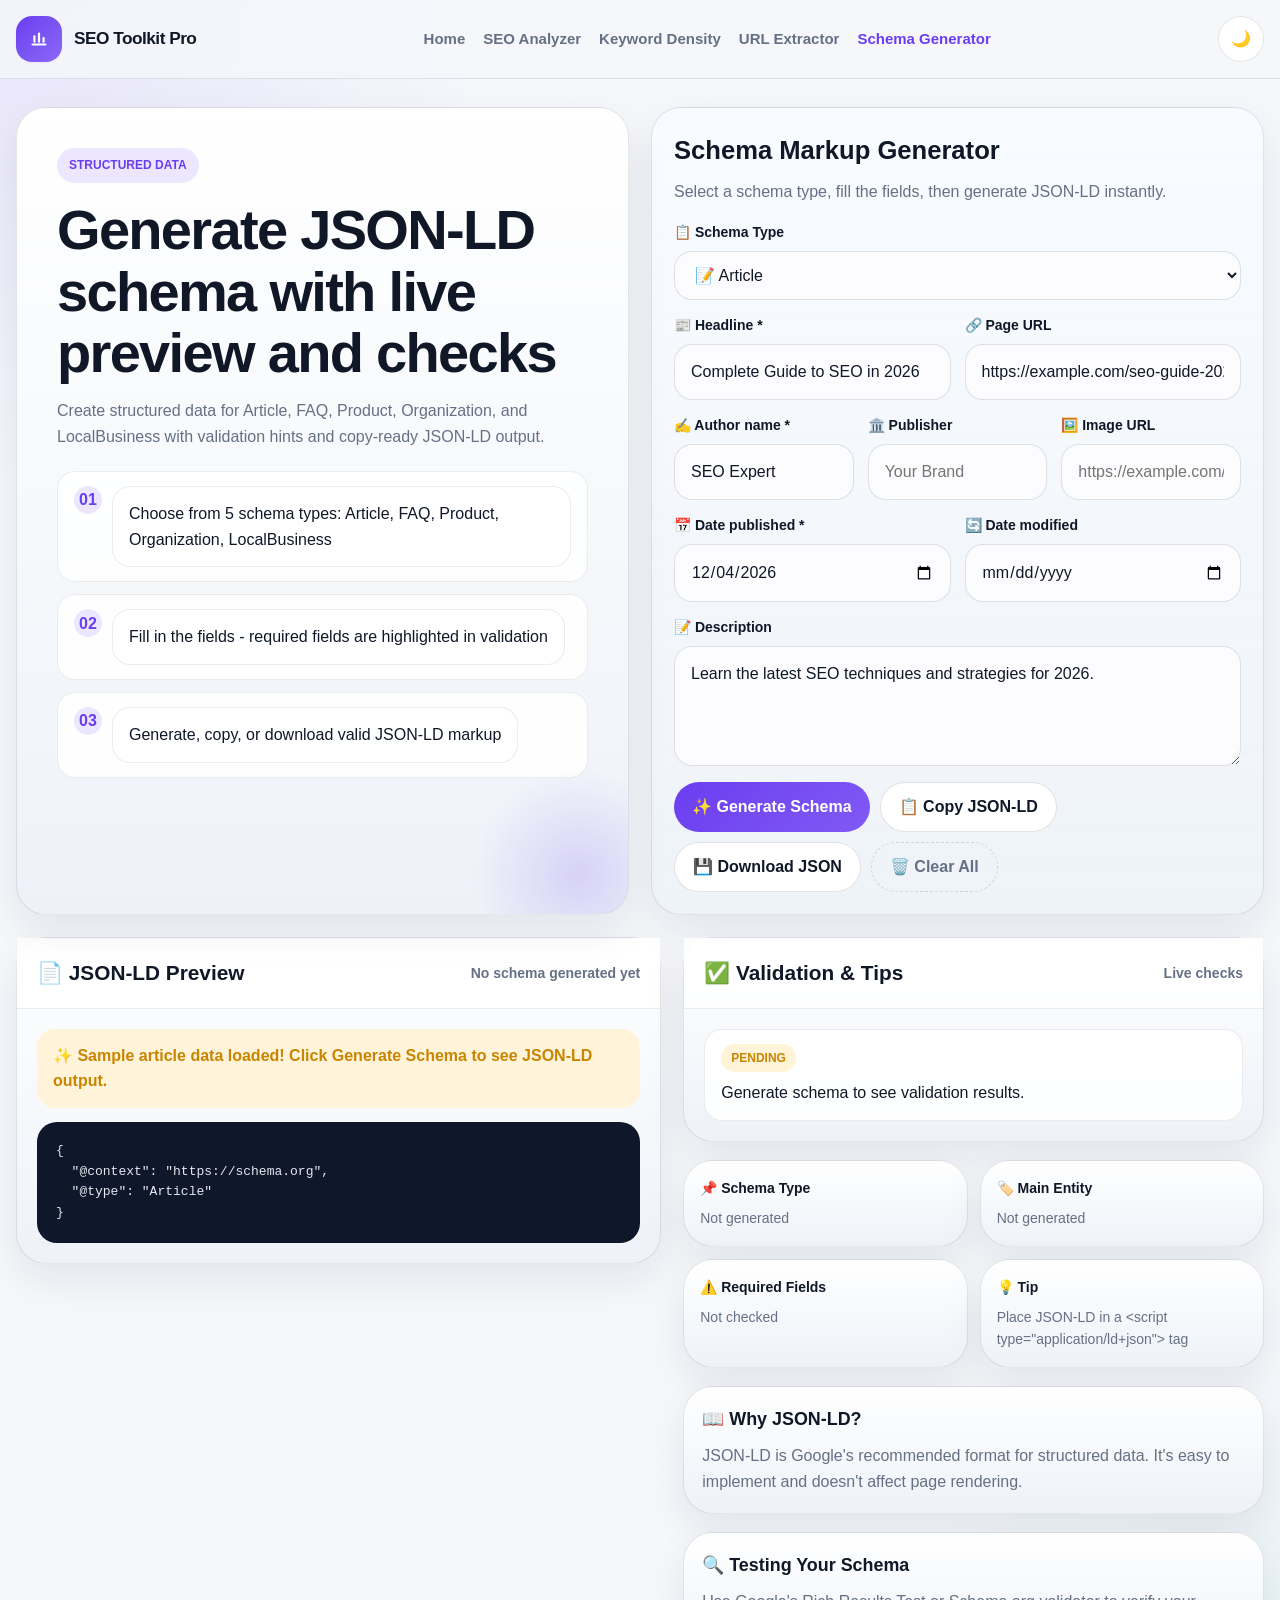
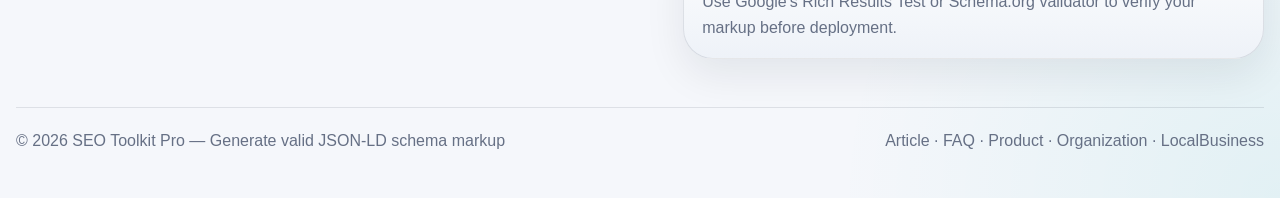
<file: schema-markup-generator/index.html>
<!DOCTYPE html>
<html lang="en" data-theme="light">
<head>
  <meta charset="UTF-8" />
  <meta name="viewport" content="width=device-width, initial-scale=1.0, viewport-fit=cover" />
  <title>Schema Markup Generator – JSON-LD Generator with Validation Preview</title>
  <meta name="description" content="Generate JSON-LD schema markup for Article, FAQ, LocalBusiness, Product and Organization with live preview, validation hints, copy, and download." />
  <meta name="keywords" content="schema markup generator, json ld generator, structured data generator, schema validator, faq schema, article schema" />
  <meta name="robots" content="index, follow" />
  <link rel="preconnect" href="https://api.fontshare.com" />
  <link href="https://api.fontshare.com/v2/css?f[]=general-sans@400,500,600,700&f[]=clash-display@500,600,700&display=swap" rel="stylesheet" />
  <style>
    * {
      margin: 0;
      padding: 0;
      box-sizing: border-box;
    }

    :root, [data-theme="light"] {
      --font-body: 'General Sans', sans-serif;
      --font-display: 'Clash Display', sans-serif;
      --bg: #f5f7fb;
      --surface: #ffffff;
      --surface-2: #eef2f8;
      --panel: #f8fbff;
      --line: #d9e2ec;
      --text: #101828;
      --muted: #667085;
      --primary: #6b3df0;
      --primary-hover: #582fd0;
      --primary-soft: #ece7ff;
      --secondary: #00a3a3;
      --secondary-soft: #dcf5f5;
      --success: #1f8f4d;
      --success-soft: #def4e5;
      --warning: #c98500;
      --warning-soft: #fff0cd;
      --danger: #d13f62;
      --danger-soft: #ffe2e8;
      --radius-sm: 12px;
      --radius-md: 18px;
      --radius-lg: 24px;
      --radius-xl: 30px;
      --shadow-sm: 0 1px 2px rgba(15,23,42,.05);
      --shadow-md: 0 16px 40px rgba(15,23,42,.08);
      --shadow-lg: 0 28px 70px rgba(15,23,42,.12);
      --container: 1360px;
      --header-h: 78px;
      --transition: 220ms cubic-bezier(.16,1,.3,1);
    }

    [data-theme="dark"] {
      --bg: #0f1117;
      --surface: #151923;
      --surface-2: #1b2230;
      --panel: #121722;
      --line: #2b3544;
      --text: #edf2f7;
      --muted: #98a5b3;
      --primary: #9a7cff;
      --primary-hover: #b39cff;
      --primary-soft: #261d49;
      --secondary: #57caca;
      --secondary-soft: #153838;
      --success: #56cf82;
      --success-soft: #173626;
      --warning: #f4c45f;
      --warning-soft: #3c2f15;
      --danger: #ef7894;
      --danger-soft: #44202a;
      --shadow-sm: 0 1px 2px rgba(0,0,0,.28);
      --shadow-md: 0 16px 40px rgba(0,0,0,.36);
      --shadow-lg: 0 28px 70px rgba(0,0,0,.46);
    }

    body {
      margin: 0;
      min-height: 100vh;
      font-family: var(--font-body);
      color: var(--text);
      background: radial-gradient(circle at top left, rgba(107,61,240,.10), transparent 22%), 
                  radial-gradient(circle at right bottom, rgba(0,163,163,.08), transparent 20%), 
                  var(--bg);
      line-height: 1.6;
    }

    a { color: inherit; text-decoration: none; }
    button, input, textarea, select { font: inherit; }

    .skip-link {
      position: absolute;
      left: -9999px;
      top: 12px;
      z-index: 999;
      background: var(--primary);
      color: white;
      padding: 12px 14px;
      border-radius: var(--radius-sm);
    }
    .skip-link:focus { left: 12px; }

    .container {
      width: min(calc(100% - 32px), var(--container));
      margin-inline: auto;
    }

    .site-header {
      position: sticky;
      top: 0;
      z-index: 220;
      backdrop-filter: blur(14px);
      background: color-mix(in srgb, var(--bg) 84%, transparent);
      border-bottom: 1px solid color-mix(in srgb, var(--text) 10%, transparent);
      transition: transform var(--transition);
    }
    .site-header.hide { transform: translateY(-100%); }

    .header-inner {
      min-height: var(--header-h);
      display: flex;
      align-items: center;
      justify-content: space-between;
      gap: 16px;
    }

    .brand {
      display: inline-flex;
      align-items: center;
      gap: 12px;
      font-weight: 700;
      flex-shrink: 0;
    }

    .brand-mark {
      width: 46px;
      height: 46px;
      border-radius: 16px;
      display: grid;
      place-items: center;
      color: white;
      background: linear-gradient(135deg, var(--primary), color-mix(in srgb, var(--primary) 60%, #bca8ff));
      box-shadow: var(--shadow-sm);
    }

    .brand-name {
      font-family: var(--font-display);
      font-size: 1.08rem;
      letter-spacing: -0.03em;
    }

    .desktop-nav {
      display: flex;
      align-items: center;
      gap: 18px;
      flex-wrap: wrap;
    }

    .desktop-nav a {
      color: var(--muted);
      font-size: 15px;
      font-weight: 600;
      transition: color var(--transition);
    }

    .desktop-nav a:hover,
    .desktop-nav a.active { color: var(--primary); }

    .header-actions {
      display: flex;
      align-items: center;
      gap: 10px;
    }

    .icon-btn, .menu-btn {
      width: 46px;
      height: 46px;
      border-radius: 999px;
      border: 1px solid color-mix(in srgb, var(--text) 10%, transparent);
      background: var(--surface);
      color: var(--text);
      display: grid;
      place-items: center;
      cursor: pointer;
      transition: transform var(--transition), border-color var(--transition);
    }
    .icon-btn:hover, .menu-btn:hover { transform: translateY(-2px); }
    .menu-btn { display: none; }

    .mobile-nav {
      position: fixed;
      inset: 0;
      z-index: 320;
      opacity: 0;
      pointer-events: none;
      transition: opacity var(--transition);
    }
    .mobile-nav.open {
      opacity: 1;
      pointer-events: auto;
    }
    .mobile-nav-backdrop {
      position: absolute;
      inset: 0;
      background: rgba(0,0,0,.48);
    }
    .mobile-nav-panel {
      position: absolute;
      top: 0;
      right: 0;
      width: min(88vw, 360px);
      height: 100%;
      background: var(--surface);
      border-left: 1px solid color-mix(in srgb, var(--text) 10%, transparent);
      box-shadow: var(--shadow-lg);
      padding: 22px;
      transform: translateX(100%);
      transition: transform var(--transition);
      display: flex;
      flex-direction: column;
      gap: 18px;
    }
    .mobile-nav.open .mobile-nav-panel { transform: translateX(0); }
    .mobile-top {
      display: flex;
      align-items: center;
      justify-content: space-between;
      gap: 12px;
    }
    .mobile-links {
      display: grid;
      gap: 8px;
    }
    .mobile-links a {
      padding: 14px 16px;
      border-radius: 16px;
      background: color-mix(in srgb, var(--bg) 40%, var(--surface));
      border: 1px solid color-mix(in srgb, var(--text) 8%, transparent);
      font-weight: 600;
    }
    .mobile-links a.active {
      background: var(--primary-soft);
      color: var(--primary);
    }

    .hero { padding: 28px 0 20px; }
    .hero-grid {
      display: grid;
      grid-template-columns: 1fr 1fr;
      gap: 22px;
      align-items: stretch;
    }
    .hero-card, .panel-card, .code-card, .summary-card, .note-card {
      border-radius: var(--radius-xl);
      border: 1px solid color-mix(in srgb, var(--text) 10%, transparent);
      box-shadow: var(--shadow-md);
      background: linear-gradient(180deg, color-mix(in srgb, var(--surface) 98%, white 2%), var(--surface-2));
    }
    .hero-card {
      padding: clamp(22px, 4vw, 40px);
      position: relative;
      overflow: hidden;
    }
    .hero-card::after {
      content: "";
      position: absolute;
      inset: auto -60px -70px auto;
      width: 220px;
      height: 220px;
      border-radius: 50%;
      background: radial-gradient(circle, rgba(107,61,240,.18), transparent 68%);
      pointer-events: none;
    }
    .eyebrow {
      display: inline-flex;
      align-items: center;
      gap: 8px;
      padding: 8px 12px;
      border-radius: 999px;
      font-size: 12px;
      text-transform: uppercase;
      font-weight: 800;
      color: var(--primary);
      background: var(--primary-soft);
      margin-bottom: 16px;
    }
    h1 {
      font-family: var(--font-display);
      font-size: clamp(2rem, 5vw, 3.5rem);
      line-height: 1.1;
      letter-spacing: -0.03em;
      margin-bottom: 14px;
    }
    .hero-card p { color: var(--muted); }
    .hero-bullets {
      margin-top: 22px;
      display: grid;
      gap: 12px;
    }
    .hero-bullets div {
      display: flex;
      gap: 10px;
      align-items: flex-start;
      padding: 14px 16px;
      border-radius: 18px;
      background: color-mix(in srgb, var(--surface) 88%, transparent);
      border: 1px solid color-mix(in srgb, var(--text) 8%, transparent);
    }
    .hero-bullets span {
      width: 28px;
      height: 28px;
      border-radius: 999px;
      display: grid;
      place-items: center;
      font-weight: 800;
      flex-shrink: 0;
      color: var(--primary);
      background: var(--primary-soft);
    }

    .panel-card {
      padding: 22px;
      display: grid;
      gap: 16px;
      background: linear-gradient(180deg, color-mix(in srgb, var(--panel) 98%, transparent), color-mix(in srgb, var(--surface-2) 90%, transparent));
    }
    .panel-head h2 {
      font-family: var(--font-display);
      font-size: clamp(1.4rem, 2vw, 1.8rem);
      margin-bottom: 8px;
    }
    .panel-head p { color: var(--muted); }

    .field-grid { display: grid; gap: 14px; }
    .field { display: grid; gap: 8px; }
    .field-row-2, .field-row-3 {
      display: grid;
      gap: 14px;
    }
    .field-row-2 { grid-template-columns: 1fr 1fr; }
    .field-row-3 { grid-template-columns: repeat(3, 1fr); }
    label {
      font-size: 14px;
      font-weight: 700;
      color: var(--text);
    }
    .hint {
      font-size: 13px;
      color: var(--muted);
    }
    input, textarea, select {
      width: 100%;
      border: 1px solid color-mix(in srgb, var(--text) 12%, transparent);
      background: color-mix(in srgb, var(--bg) 34%, var(--surface));
      color: var(--text);
      border-radius: 18px;
      padding: 14px 16px;
      outline: none;
      transition: border-color var(--transition), box-shadow var(--transition);
    }
    textarea {
      min-height: 120px;
      resize: vertical;
    }
    input:focus, textarea:focus, select:focus {
      border-color: var(--primary);
      box-shadow: 0 0 0 4px color-mix(in srgb, var(--primary) 14%, transparent);
    }

    .button-row {
      display: flex;
      flex-wrap: wrap;
      gap: 10px;
    }
    .btn {
      min-height: 50px;
      padding: 0 18px;
      border-radius: 999px;
      border: none;
      cursor: pointer;
      display: inline-flex;
      align-items: center;
      justify-content: center;
      gap: 8px;
      font-weight: 700;
      transition: transform var(--transition);
    }
    .btn:hover { transform: translateY(-2px); }
    .btn-primary {
      color: white;
      background: linear-gradient(135deg, var(--primary), color-mix(in srgb, var(--primary) 70%, #b59bff));
    }
    .btn-secondary {
      color: var(--text);
      background: var(--surface);
      border: 1px solid color-mix(in srgb, var(--text) 12%, transparent);
    }
    .btn-ghost {
      color: var(--muted);
      background: transparent;
      border: 1px dashed color-mix(in srgb, var(--text) 14%, transparent);
    }

    .results-grid {
      margin-top: 22px;
      display: grid;
      grid-template-columns: 1fr 0.9fr;
      gap: 22px;
      align-items: start;
    }
    .results-stack, .side-stack { display: grid; gap: 18px; }

    .card-head {
      display: flex;
      justify-content: space-between;
      align-items: center;
      gap: 12px;
      flex-wrap: wrap;
      padding: 18px 20px;
      border-bottom: 1px solid color-mix(in srgb, var(--text) 8%, transparent);
      background: color-mix(in srgb, var(--surface) 90%, transparent);
    }
    .card-head h3 {
      margin: 0;
      font-family: var(--font-display);
      font-size: 1.3rem;
    }
    .card-meta {
      color: var(--muted);
      font-size: 14px;
      font-weight: 600;
    }
    .card-body { padding: 20px; }

    .status-box {
      border-radius: 18px;
      padding: 14px 16px;
      font-weight: 600;
      margin-bottom: 14px;
    }
    .status-ok {
      background: color-mix(in srgb, var(--success-soft) 80%, var(--surface));
      color: var(--success);
    }
    .status-warn {
      background: color-mix(in srgb, var(--warning-soft) 75%, var(--surface));
      color: var(--warning);
    }
    .status-bad {
      background: color-mix(in srgb, var(--danger-soft) 80%, var(--surface));
      color: var(--danger);
    }

    .code-wrap {
      border-radius: 20px;
      border: 1px solid color-mix(in srgb, var(--text) 8%, transparent);
      background: #0f172a;
      overflow: auto;
      max-height: 450px;
    }
    pre {
      margin: 0;
      padding: 18px;
      color: #e2e8f0;
      font-size: 13px;
      line-height: 1.6;
      white-space: pre-wrap;
      font-family: monospace;
    }

    .summary-grid {
      display: grid;
      grid-template-columns: 1fr 1fr;
      gap: 12px;
    }
    .summary-card { padding: 16px; }
    .summary-card strong {
      display: block;
      font-size: 14px;
      margin-bottom: 8px;
    }
    .summary-card p {
      margin: 0;
      color: var(--muted);
      font-size: 14px;
      word-break: break-word;
    }

    .validation-list { display: grid; gap: 12px; }
    .validation-item {
      border-radius: 18px;
      padding: 14px 16px;
      border: 1px solid color-mix(in srgb, var(--text) 8%, transparent);
      background: color-mix(in srgb, var(--surface) 92%, transparent);
    }
    .badge {
      display: inline-flex;
      align-items: center;
      justify-content: center;
      min-height: 28px;
      padding: 0 10px;
      border-radius: 999px;
      font-size: 12px;
      font-weight: 800;
      text-transform: uppercase;
      margin-bottom: 8px;
      width: fit-content;
    }
    .badge.good {
      color: var(--success);
      background: color-mix(in srgb, var(--success-soft) 78%, var(--surface));
    }
    .badge.warn {
      color: var(--warning);
      background: color-mix(in srgb, var(--warning-soft) 78%, var(--surface));
    }
    .badge.bad {
      color: var(--danger);
      background: color-mix(in srgb, var(--danger-soft) 78%, var(--surface));
    }

    .note-card { padding: 18px; }
    .note-card h4 {
      font-family: var(--font-display);
      font-size: 1.12rem;
      margin-bottom: 10px;
    }
    .note-card p { color: var(--muted); }

    .schema-group { display: none; }
    .schema-group.active { display: grid; gap: 14px; }

    .site-footer {
      padding: 28px 0 44px;
      color: var(--muted);
    }
    .footer-inner {
      border-top: 1px solid color-mix(in srgb, var(--text) 10%, transparent);
      padding-top: 20px;
      display: flex;
      justify-content: space-between;
      gap: 16px;
      flex-wrap: wrap;
    }

    @media (max-width: 1024px) {
      .desktop-nav { display: none; }
      .menu-btn { display: grid; }
      .hero-grid, .results-grid { grid-template-columns: 1fr; }
    }
    @media (max-width: 768px) {
      .field-row-2, .field-row-3, .summary-grid { grid-template-columns: 1fr; }
      .button-row .btn { flex: 1; }
    }
    body.menu-open { overflow: hidden; }
  </style>
</head>
<body>
  <a href="#main-content" class="skip-link">Skip to content</a>

  <header class="site-header" id="siteHeader">
    <div class="container header-inner">
      <a href="/" class="brand">
        <span class="brand-mark">
          <svg width="22" height="22" viewBox="0 0 24 24" fill="none">
            <path d="M5 18H19M7 15V9M12 15V6M17 15V11" stroke="currentColor" stroke-width="2.4" stroke-linecap="round" stroke-linejoin="round"></path>
          </svg>
        </span>
        <span class="brand-name">SEO Toolkit Pro</span>
      </a>
      <nav class="desktop-nav">
        <a href="/">Home</a>
        <a href="/seo-analyzer/">SEO Analyzer</a>
        <a href="/keyword-density-checker/">Keyword Density</a>
        <a href="/url-extractor/">URL Extractor</a>
        <a href="/schema-markup-generator/" class="active">Schema Generator</a>
      </nav>
      <div class="header-actions">
        <button class="icon-btn" id="themeToggle" type="button">🌓</button>
        <button class="menu-btn" id="menuToggle" type="button">☰</button>
      </div>
    </div>
  </header>

  <aside class="mobile-nav" id="mobileNav" aria-hidden="true">
    <div class="mobile-nav-backdrop" id="mobileBackdrop"></div>
    <div class="mobile-nav-panel">
      <div class="mobile-top">
        <strong>Navigation</strong>
        <button class="icon-btn" id="menuClose" type="button">✕</button>
      </div>
      <nav class="mobile-links">
        <a href="#">Home</a>
        <a href="#">SEO Analyzer</a>
        <a href="#">Keyword Density</a>
        <a href="#">URL Extractor</a>
        <a href="#" class="active">Schema Generator</a>
      </nav>
    </div>
  </aside>

  <main id="main-content">
    <div class="container">
      <section class="hero">
        <div class="hero-grid">
          <article class="hero-card">
            <span class="eyebrow">Structured Data</span>
            <h1>Generate JSON-LD schema with live preview and checks</h1>
            <p>Create structured data for Article, FAQ, Product, Organization, and LocalBusiness with validation hints and copy-ready JSON-LD output.</p>
            <div class="hero-bullets">
              <div><span>01</span><div>Choose from 5 schema types: Article, FAQ, Product, Organization, LocalBusiness</div></div>
              <div><span>02</span><div>Fill in the fields - required fields are highlighted in validation</div></div>
              <div><span>03</span><div>Generate, copy, or download valid JSON-LD markup</div></div>
            </div>
          </article>

          <section class="panel-card">
            <div class="panel-head">
              <h2>Schema Markup Generator</h2>
              <p>Select a schema type, fill the fields, then generate JSON-LD instantly.</p>
            </div>

            <div class="field-grid">
              <div class="field">
                <label for="schemaType">📋 Schema Type</label>
                <select id="schemaType">
                  <option value="Article">📝 Article</option>
                  <option value="FAQPage">❓ FAQPage</option>
                  <option value="LocalBusiness">🏪 LocalBusiness</option>
                  <option value="Product">📦 Product</option>
                  <option value="Organization">🏢 Organization</option>
                </select>
              </div>

              <!-- Article Schema -->
              <div class="schema-group active" data-schema="Article">
                <div class="field-row-2">
                  <div class="field"><label for="articleHeadline">📰 Headline *</label><input id="articleHeadline" type="text" placeholder="Best SEO Tips for Ecommerce Stores" /></div>
                  <div class="field"><label for="articleUrl">🔗 Page URL</label><input id="articleUrl" type="url" placeholder="https://example.com/blog/seo-tips" /></div>
                </div>
                <div class="field-row-3">
                  <div class="field"><label for="articleAuthor">✍️ Author name *</label><input id="articleAuthor" type="text" placeholder="John Doe" /></div>
                  <div class="field"><label for="articlePublisher">🏛️ Publisher</label><input id="articlePublisher" type="text" placeholder="Your Brand" /></div>
                  <div class="field"><label for="articleImage">🖼️ Image URL</label><input id="articleImage" type="url" placeholder="https://example.com/image.jpg" /></div>
                </div>
                <div class="field-row-2">
                  <div class="field"><label for="articleDatePublished">📅 Date published *</label><input id="articleDatePublished" type="date" /></div>
                  <div class="field"><label for="articleDateModified">🔄 Date modified</label><input id="articleDateModified" type="date" /></div>
                </div>
                <div class="field"><label for="articleDescription">📝 Description</label><textarea id="articleDescription" placeholder="Short article summary..."></textarea></div>
              </div>

              <!-- FAQ Schema -->
              <div class="schema-group" data-schema="FAQPage">
                <div class="field"><label for="faqPageUrl">🔗 FAQ Page URL</label><input id="faqPageUrl" type="url" placeholder="https://example.com/faq" /></div>
                <div class="field">
                  <label for="faqItems">❓ FAQ Items *</label>
                  <textarea id="faqItems" placeholder="What is SEO? || SEO stands for Search Engine Optimization&#10;How long does SEO take? || SEO typically takes 3-6 months to show results"></textarea>
                  <div class="hint">Format: Question || Answer (one per line)</div>
                </div>
              </div>

              <!-- LocalBusiness Schema -->
              <div class="schema-group" data-schema="LocalBusiness">
                <div class="field-row-2">
                  <div class="field"><label for="businessName">🏪 Business name *</label><input id="businessName" type="text" placeholder="Digital Agency" /></div>
                  <div class="field"><label for="businessUrl">🌐 Website URL</label><input id="businessUrl" type="url" placeholder="https://example.com" /></div>
                </div>
                <div class="field-row-3">
                  <div class="field"><label for="businessPhone">📞 Phone</label><input id="businessPhone" type="text" placeholder="+212600000000" /></div>
                  <div class="field"><label for="businessImage">🖼️ Image URL</label><input id="businessImage" type="url" placeholder="https://example.com/logo.jpg" /></div>
                  <div class="field"><label for="businessType">📌 Business type</label><input id="businessType" type="text" placeholder="ProfessionalService" /></div>
                </div>
                <div class="field-row-2">
                  <div class="field"><label for="businessStreet">📍 Street address *</label><input id="businessStreet" type="text" placeholder="123 Main Street" /></div>
                  <div class="field"><label for="businessCity">🏙️ City *</label><input id="businessCity" type="text" placeholder="New York" /></div>
                </div>
                <div class="field-row-3">
                  <div class="field"><label for="businessRegion">🗺️ Region</label><input id="businessRegion" type="text" placeholder="NY" /></div>
                  <div class="field"><label for="businessPostal">📮 Postal code</label><input id="businessPostal" type="text" placeholder="10001" /></div>
                  <div class="field"><label for="businessCountry">🌍 Country *</label><input id="businessCountry" type="text" placeholder="US" /></div>
                </div>
                <div class="field"><label for="businessHours">⏰ Opening hours</label><input id="businessHours" type="text" placeholder="Mo-Fr 09:00-18:00" /></div>
              </div>

              <!-- Product Schema -->
              <div class="schema-group" data-schema="Product">
                <div class="field-row-2">
                  <div class="field"><label for="productName">📦 Product name *</label><input id="productName" type="text" placeholder="SEO Audit Toolkit Pro" /></div>
                  <div class="field"><label for="productUrl">🔗 Product URL</label><input id="productUrl" type="url" placeholder="https://example.com/product" /></div>
                </div>
                <div class="field-row-3">
                  <div class="field"><label for="productImage">🖼️ Image URL</label><input id="productImage" type="url" placeholder="https://example.com/product.jpg" /></div>
                  <div class="field"><label for="productBrand">🏷️ Brand</label><input id="productBrand" type="text" placeholder="YourBrand" /></div>
                  <div class="field"><label for="productSku">🔢 SKU</label><input id="productSku" type="text" placeholder="PROD-001" /></div>
                </div>
                <div class="field-row-3">
                  <div class="field"><label for="productPrice">💰 Price *</label><input id="productPrice" type="text" placeholder="49.00" /></div>
                  <div class="field"><label for="productCurrency">💱 Currency *</label><input id="productCurrency" type="text" placeholder="USD" /></div>
                  <div class="field"><label for="productAvailability">📦 Availability</label><select id="productAvailability"><option value="InStock">InStock</option><option value="OutOfStock">OutOfStock</option><option value="PreOrder">PreOrder</option></select></div>
                </div>
                <div class="field"><label for="productDescription">📝 Description</label><textarea id="productDescription" placeholder="Short product summary..."></textarea></div>
              </div>

              <!-- Organization Schema -->
              <div class="schema-group" data-schema="Organization">
                <div class="field-row-2">
                  <div class="field"><label for="orgName">🏢 Organization name *</label><input id="orgName" type="text" placeholder="Your Company" /></div>
                  <div class="field"><label for="orgUrl">🌐 Website URL *</label><input id="orgUrl" type="url" placeholder="https://example.com" /></div>
                </div>
                <div class="field-row-3">
                  <div class="field"><label for="orgLogo">🖼️ Logo URL</label><input id="orgLogo" type="url" placeholder="https://example.com/logo.png" /></div>
                  <div class="field"><label for="orgPhone">📞 Phone</label><input id="orgPhone" type="text" placeholder="+212600000000" /></div>
                  <div class="field"><label for="orgSameAs">🔗 Social URLs</label><input id="orgSameAs" type="text" placeholder="https://twitter.com/brand, https://facebook.com/brand" /></div>
                </div>
                <div class="field"><label for="orgDescription">📝 Description</label><textarea id="orgDescription" placeholder="Short organization description..."></textarea></div>
              </div>
            </div>

            <div class="button-row">
              <button class="btn btn-primary" id="generateBtn">✨ Generate Schema</button>
              <button class="btn btn-secondary" id="copyBtn">📋 Copy JSON-LD</button>
              <button class="btn btn-secondary" id="downloadBtn">💾 Download JSON</button>
              <button class="btn btn-ghost" id="clearBtn">🗑️ Clear All</button>
            </div>
          </section>
        </div>

        <div class="results-grid">
          <div class="results-stack">
            <section class="code-card">
              <div class="card-head">
                <h3>📄 JSON-LD Preview</h3>
                <div class="card-meta" id="previewMeta">No schema generated yet</div>
              </div>
              <div class="card-body">
                <div class="status-box status-warn" id="statusBox">Select a schema type, fill required fields, and click Generate Schema.</div>
                <div class="code-wrap">
                  <pre id="jsonPreview">{
  "@context": "https://schema.org",
  "@type": "Article"
}</pre>
                </div>
              </div>
            </section>
          </div>

          <div class="side-stack">
            <section class="code-card">
              <div class="card-head">
                <h3>✅ Validation & Tips</h3>
                <div class="card-meta">Live checks</div>
              </div>
              <div class="card-body">
                <div class="validation-list" id="validationList">
                  <div class="validation-item"><span class="badge warn">Pending</span><div>Generate schema to see validation results.</div></div>
                </div>
              </div>
            </section>

            <section class="summary-grid">
              <article class="summary-card"><strong>📌 Schema Type</strong><p id="summaryType">Not generated</p></article>
              <article class="summary-card"><strong>🏷️ Main Entity</strong><p id="summaryEntity">Not generated</p></article>
              <article class="summary-card"><strong>⚠️ Required Fields</strong><p id="summaryRequired">Not checked</p></article>
              <article class="summary-card"><strong>💡 Tip</strong><p id="summaryTip">Place JSON-LD in a &lt;script type="application/ld+json"&gt; tag</p></article>
            </section>

            <aside class="note-card">
              <h4>📖 Why JSON-LD?</h4>
              <p>JSON-LD is Google's recommended format for structured data. It's easy to implement and doesn't affect page rendering.</p>
            </aside>

            <aside class="note-card">
              <h4>🔍 Testing Your Schema</h4>
              <p>Use Google's Rich Results Test or Schema.org validator to verify your markup before deployment.</p>
            </aside>
          </div>
        </div>
      </section>
    </div>
  </main>

  <footer class="site-footer">
    <div class="container footer-inner">
      <p>© 2026 SEO Toolkit Pro — Generate valid JSON-LD schema markup</p>
      <p>Article · FAQ · Product · Organization · LocalBusiness</p>
    </div>
  </footer>

  <script>
    (function() {
      // DOM Elements
      const schemaType = document.getElementById('schemaType');
      const schemaGroups = document.querySelectorAll('.schema-group');
      const generateBtn = document.getElementById('generateBtn');
      const copyBtn = document.getElementById('copyBtn');
      const downloadBtn = document.getElementById('downloadBtn');
      const clearBtn = document.getElementById('clearBtn');
      
      const previewMeta = document.getElementById('previewMeta');
      const jsonPreview = document.getElementById('jsonPreview');
      const validationList = document.getElementById('validationList');
      const statusBox = document.getElementById('statusBox');
      const summaryType = document.getElementById('summaryType');
      const summaryEntity = document.getElementById('summaryEntity');
      const summaryRequired = document.getElementById('summaryRequired');
      
      let currentJson = '';

      // Theme Toggle
      let theme = localStorage.getItem('theme') || 'light';
      document.documentElement.setAttribute('data-theme', theme);
      const themeToggle = document.getElementById('themeToggle');
      if (themeToggle) {
        themeToggle.textContent = theme === 'dark' ? '☀️' : '🌙';
        themeToggle.addEventListener('click', () => {
          const newTheme = document.documentElement.getAttribute('data-theme') === 'dark' ? 'light' : 'dark';
          document.documentElement.setAttribute('data-theme', newTheme);
          localStorage.setItem('theme', newTheme);
          themeToggle.textContent = newTheme === 'dark' ? '☀️' : '🌙';
        });
      }

      // Mobile Menu
      const menuToggle = document.getElementById('menuToggle');
      const menuClose = document.getElementById('menuClose');
      const mobileNav = document.getElementById('mobileNav');
      const mobileBackdrop = document.getElementById('mobileBackdrop');
      const header = document.getElementById('siteHeader');
      
      if (menuToggle) menuToggle.addEventListener('click', () => {
        mobileNav.classList.add('open');
        document.body.classList.add('menu-open');
      });
      if (menuClose) menuClose.addEventListener('click', () => {
        mobileNav.classList.remove('open');
        document.body.classList.remove('menu-open');
      });
      if (mobileBackdrop) mobileBackdrop.addEventListener('click', () => {
        mobileNav.classList.remove('open');
        document.body.classList.remove('menu-open');
      });

      // Hide header on scroll
      let lastScroll = 0;
      window.addEventListener('scroll', () => {
        const current = window.pageYOffset;
        if (current > lastScroll && current > 140 && header) header.classList.add('hide');
        else if (header) header.classList.remove('hide');
        lastScroll = current;
      });

      function setStatus(type, message) {
        statusBox.className = 'status-box';
        if (type === 'ok') statusBox.classList.add('status-ok');
        if (type === 'warn') statusBox.classList.add('status-warn');
        if (type === 'bad') statusBox.classList.add('status-bad');
        statusBox.textContent = message;
      }

      function updateSchemaGroup() {
        const value = schemaType.value;
        schemaGroups.forEach(group => {
          group.classList.toggle('active', group.dataset.schema === value);
        });
      }
      
      if (schemaType) schemaType.addEventListener('change', updateSchemaGroup);

      function isValidUrl(url) {
        if (!url) return false;
        try {
          new URL(url);
          return true;
        } catch {
          return false;
        }
      }

      function parseFaqItems(input) {
        if (!input) return [];
        return input.split('\n')
          .map(line => line.trim())
          .filter(Boolean)
          .map(line => {
            const parts = line.split('||');
            return {
              question: (parts[0] || '').trim(),
              answer: (parts[1] || '').trim()
            };
          })
          .filter(item => item.question && item.answer);
      }

      function buildSchema() {
        const type = schemaType.value;
        let schema = { '@context': 'https://schema.org', '@type': type };

        if (type === 'Article') {
          schema = {
            '@context': 'https://schema.org',
            '@type': 'Article',
            headline: document.getElementById('articleHeadline')?.value.trim() || undefined,
            url: document.getElementById('articleUrl')?.value.trim() || undefined,
            description: document.getElementById('articleDescription')?.value.trim() || undefined,
            image: document.getElementById('articleImage')?.value.trim() || undefined,
            datePublished: document.getElementById('articleDatePublished')?.value || undefined,
            dateModified: document.getElementById('articleDateModified')?.value || undefined,
            author: document.getElementById('articleAuthor')?.value.trim() ? {
              '@type': 'Person',
              name: document.getElementById('articleAuthor').value.trim()
            } : undefined,
            publisher: document.getElementById('articlePublisher')?.value.trim() ? {
              '@type': 'Organization',
              name: document.getElementById('articlePublisher').value.trim()
            } : undefined
          };
        }

        else if (type === 'FAQPage') {
          const faqItems = parseFaqItems(document.getElementById('faqItems')?.value);
          schema = {
            '@context': 'https://schema.org',
            '@type': 'FAQPage',
            url: document.getElementById('faqPageUrl')?.value.trim() || undefined,
            mainEntity: faqItems.map(item => ({
              '@type': 'Question',
              name: item.question,
              acceptedAnswer: { '@type': 'Answer', text: item.answer }
            }))
          };
          if (schema.mainEntity.length === 0) delete schema.mainEntity;
        }

        else if (type === 'LocalBusiness') {
          const subtype = document.getElementById('businessType')?.value.trim();
          schema = {
            '@context': 'https://schema.org',
            '@type': subtype || 'LocalBusiness',
            name: document.getElementById('businessName')?.value.trim() || undefined,
            url: document.getElementById('businessUrl')?.value.trim() || undefined,
            image: document.getElementById('businessImage')?.value.trim() || undefined,
            telephone: document.getElementById('businessPhone')?.value.trim() || undefined,
            openingHours: document.getElementById('businessHours')?.value.trim() || undefined,
            address: {
              '@type': 'PostalAddress',
              streetAddress: document.getElementById('businessStreet')?.value.trim() || undefined,
              addressLocality: document.getElementById('businessCity')?.value.trim() || undefined,
              addressRegion: document.getElementById('businessRegion')?.value.trim() || undefined,
              postalCode: document.getElementById('businessPostal')?.value.trim() || undefined,
              addressCountry: document.getElementById('businessCountry')?.value.trim() || undefined
            }
          };
        }

        else if (type === 'Product') {
          const availability = document.getElementById('productAvailability')?.value;
          schema = {
            '@context': 'https://schema.org',
            '@type': 'Product',
            name: document.getElementById('productName')?.value.trim() || undefined,
            url: document.getElementById('productUrl')?.value.trim() || undefined,
            image: document.getElementById('productImage')?.value.trim() || undefined,
            description: document.getElementById('productDescription')?.value.trim() || undefined,
            sku: document.getElementById('productSku')?.value.trim() || undefined,
            brand: document.getElementById('productBrand')?.value.trim() ? {
              '@type': 'Brand',
              name: document.getElementById('productBrand').value.trim()
            } : undefined,
            offers: (document.getElementById('productPrice')?.value.trim() || document.getElementById('productCurrency')?.value.trim()) ? {
              '@type': 'Offer',
              price: document.getElementById('productPrice')?.value.trim() || undefined,
              priceCurrency: document.getElementById('productCurrency')?.value.trim() || undefined,
              availability: availability ? `https://schema.org/${availability}` : undefined
            } : undefined
          };
        }

        else if (type === 'Organization') {
          const sameAsRaw = document.getElementById('orgSameAs')?.value.trim();
          const sameAs = sameAsRaw ? sameAsRaw.split(',').map(s => s.trim()).filter(Boolean) : [];
          schema = {
            '@context': 'https://schema.org',
            '@type': 'Organization',
            name: document.getElementById('orgName')?.value.trim() || undefined,
            url: document.getElementById('orgUrl')?.value.trim() || undefined,
            logo: document.getElementById('orgLogo')?.value.trim() || undefined,
            telephone: document.getElementById('orgPhone')?.value.trim() || undefined,
            description: document.getElementById('orgDescription')?.value.trim() || undefined,
            sameAs: sameAs.length ? sameAs : undefined
          };
        }

        // Remove undefined values
        Object.keys(schema).forEach(key => {
          if (schema[key] === undefined || schema[key] === null || schema[key] === '') {
            delete schema[key];
          }
          if (typeof schema[key] === 'object' && Object.keys(schema[key]).length === 0) {
            delete schema[key];
          }
        });

        return schema;
      }

      function getValidationMessages(schema) {
        const type = schemaType.value;
        const messages = [];

        // Check if schema has content
        const hasContent = Object.keys(schema).length > 2;
        if (!hasContent) {
          messages.push({ type: 'bad', label: 'Empty', text: 'No fields filled. Add content to generate valid schema.' });
          return messages;
        }

        messages.push({ type: 'good', label: 'Format', text: 'JSON-LD structure is valid.' });

        // Check required fields
        const missing = [];
        if (type === 'Article') {
          if (!schema.headline) missing.push('Headline');
          if (!schema.author?.name) missing.push('Author');
          if (!schema.datePublished) missing.push('Date Published');
        }
        else if (type === 'FAQPage') {
          if (!schema.mainEntity || schema.mainEntity.length === 0) missing.push('FAQ Items');
        }
        else if (type === 'LocalBusiness') {
          if (!schema.name) missing.push('Business Name');
          if (!schema.address?.addressLocality) missing.push('City');
          if (!schema.address?.addressCountry) missing.push('Country');
        }
        else if (type === 'Product') {
          if (!schema.name) missing.push('Product Name');
          if (!schema.offers?.price) missing.push('Price');
          if (!schema.offers?.priceCurrency) missing.push('Currency');
        }
        else if (type === 'Organization') {
          if (!schema.name) missing.push('Organization Name');
          if (!schema.url) missing.push('Website URL');
        }

        if (missing.length) {
          messages.push({ type: 'warn', label: 'Missing Fields', text: `${missing.join(', ')} ${missing.length === 1 ? 'is' : 'are'} recommended.` });
          summaryRequired.textContent = `Missing: ${missing.join(', ')}`;
        } else {
          messages.push({ type: 'good', label: 'Complete', text: 'All recommended fields are filled!' });
          summaryRequired.textContent = 'All recommended fields present ✓';
        }

        // Check URLs
        const urls = [];
        if (schema.url) urls.push(schema.url);
        if (schema.image) urls.push(schema.image);
        if (schema.logo) urls.push(schema.logo);
        
        const invalidUrls = urls.filter(url => url && !isValidUrl(url));
        if (invalidUrls.length) {
          messages.push({ type: 'warn', label: 'URLs', text: `${invalidUrls.length} URL(s) may be invalid. Ensure they start with http:// or https://` });
        } else if (urls.length) {
          messages.push({ type: 'good', label: 'URLs', text: 'URL fields look properly formatted.' });
        }

        messages.push({ type: 'good', label: 'Implementation', text: 'Place this inside: &lt;script type="application/ld+json"&gt;' });

        return messages;
      }

      function renderValidation(messages) {
        validationList.innerHTML = messages.map(item => `
          <div class="validation-item">
            <span class="badge ${item.type}">${item.label}</span>
            <div>${item.text}</div>
          </div>
        `).join('');
      }

      function generateSchema() {
        const schema = buildSchema();
        const hasContent = Object.keys(schema).length > 2;
        
        if (!hasContent) {
          currentJson = JSON.stringify({ '@context': 'https://schema.org', '@type': schemaType.value }, null, 2);
          jsonPreview.textContent = currentJson;
          previewMeta.textContent = `${schemaType.value} (empty)`;
          summaryType.textContent = schemaType.value;
          summaryEntity.textContent = 'No data';
          
          const messages = getValidationMessages(schema);
          renderValidation(messages);
          setStatus('bad', 'Please fill in at least one field to generate valid schema.');
          return;
        }
        
        currentJson = JSON.stringify(schema, null, 2);
        jsonPreview.textContent = currentJson;
        previewMeta.textContent = `${schemaType.value} schema ready`;
        summaryType.textContent = schemaType.value;
        
        // Get main entity name
        let entityName = schema.name || schema.headline || schema.url || 'Generated';
        if (entityName.length > 50) entityName = entityName.substring(0, 47) + '...';
        summaryEntity.textContent = entityName;
        
        const messages = getValidationMessages(schema);
        renderValidation(messages);
        
        const hasBad = messages.some(m => m.type === 'bad');
        const hasWarn = messages.some(m => m.type === 'warn');
        
        if (hasBad) setStatus('bad', 'Schema has critical issues. Fill required fields.');
        else if (hasWarn) setStatus('warn', 'Schema generated but some fields need attention.');
        else setStatus('ok', '✓ Schema generated successfully! Ready to implement.');
      }

      function copySchema() {
        if (!currentJson) {
          setStatus('bad', 'Generate schema first before copying.');
          return;
        }
        navigator.clipboard.writeText(currentJson).then(() => {
          setStatus('ok', '✓ JSON-LD copied to clipboard!');
        }).catch(() => {
          setStatus('bad', 'Failed to copy. Select manually.');
        });
      }

      function downloadSchema() {
        if (!currentJson) {
          setStatus('bad', 'Generate schema first before downloading.');
          return;
        }
        const blob = new Blob([currentJson], { type: 'application/ld+json' });
        const a = document.createElement('a');
        a.href = URL.createObjectURL(blob);
        a.download = `schema-${schemaType.value.toLowerCase()}.json`;
        a.click();
        URL.revokeObjectURL(a.href);
        setStatus('ok', '✓ JSON file downloaded!');
      }

      function clearFields() {
        // Clear all inputs
        document.querySelectorAll('input, textarea, select').forEach(el => {
          if (el.id === 'schemaType') el.value = 'Article';
          else if (el.type === 'date') el.value = '';
          else if (el.tagName === 'SELECT' && el.id !== 'schemaType') {
            if (el.id === 'productAvailability') el.value = 'InStock';
            else if (el.id === 'defaultUserAgent') el.value = '*';
          }
          else el.value = '';
        });
        
        currentJson = '';
        updateSchemaGroup();
        
        jsonPreview.textContent = `{\n  "@context": "https://schema.org",\n  "@type": "Article"\n}`;
        previewMeta.textContent = 'No schema generated yet';
        summaryType.textContent = 'Not generated';
        summaryEntity.textContent = 'Not generated';
        summaryRequired.textContent = 'Not checked';
        
        validationList.innerHTML = '<div class="validation-item"><span class="badge warn">Pending</span><div>Generate schema to see validation results.</div></div>';
        setStatus('warn', 'Select a schema type, fill required fields, and click Generate Schema.');
      }

      // Event Listeners
      if (generateBtn) generateBtn.addEventListener('click', generateSchema);
      if (copyBtn) copyBtn.addEventListener('click', copySchema);
      if (downloadBtn) downloadBtn.addEventListener('click', downloadSchema);
      if (clearBtn) clearBtn.addEventListener('click', clearFields);
      
      // Initialize
      updateSchemaGroup();
      
      // Add sample data for first-time users
      setTimeout(() => {
        if (!document.getElementById('articleHeadline')?.value) {
          // Pre-fill Article example
          document.getElementById('articleHeadline').value = 'Complete Guide to SEO in 2026';
          document.getElementById('articleAuthor').value = 'SEO Expert';
          document.getElementById('articleDatePublished').value = new Date().toISOString().split('T')[0];
          document.getElementById('articleDescription').value = 'Learn the latest SEO techniques and strategies for 2026.';
          document.getElementById('articleUrl').value = 'https://example.com/seo-guide-2026';
          setStatus('warn', '✨ Sample article data loaded! Click Generate Schema to see JSON-LD output.');
        }
      }, 100);
    })();
  </script>
</body>
</html>
</file>
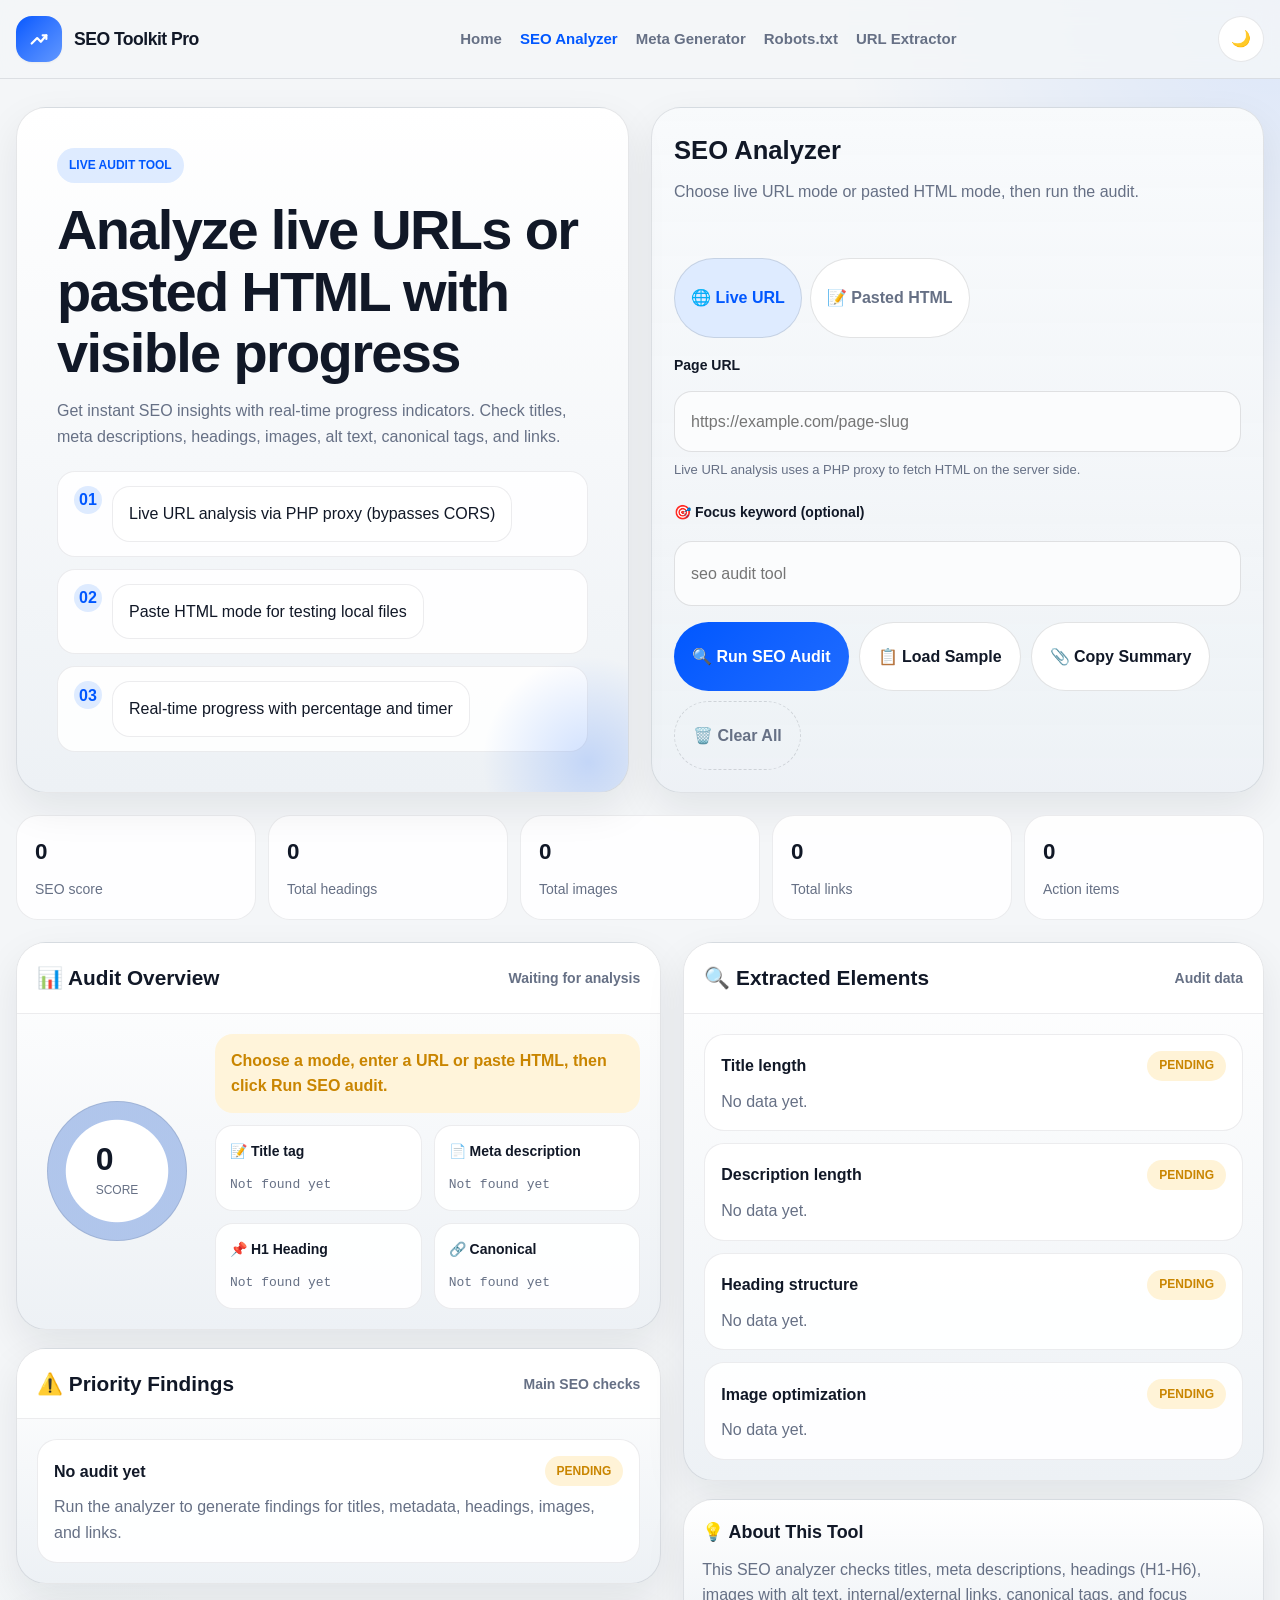
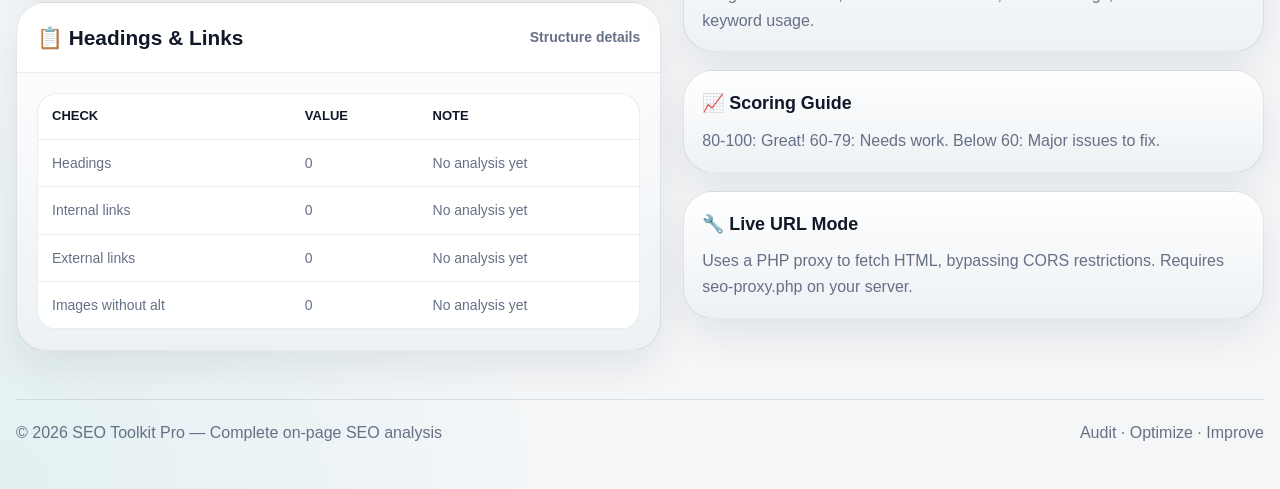
<file: seo-analyzer/index.html>
<!DOCTYPE html>
<html lang="en" data-theme="light">
<head>
  <meta charset="UTF-8" />
  <meta name="viewport" content="width=device-width, initial-scale=1.0, viewport-fit=cover" />
  <title>SEO Analyzer – Audit Live URLs, Titles, Headings and Images</title>
  <meta name="description" content="Analyze live URLs or pasted HTML for title tags, meta descriptions, headings, images, alt text, canonical tags, and links with a mobile-friendly SEO dashboard." />
  <meta name="keywords" content="seo analyzer, live seo audit, on page seo audit, title tag checker, heading checker, image alt checker" />
  <meta name="robots" content="index, follow" />
  <link rel="preconnect" href="https://api.fontshare.com" />
  <link href="https://api.fontshare.com/v2/css?f[]=general-sans@400,500,600,700&f[]=cabinet-grotesk@500,700,800&display=swap" rel="stylesheet" />
  <style>
    * {
      margin: 0;
      padding: 0;
      box-sizing: border-box;
    }

    :root, [data-theme="light"] {
      --font-body: 'General Sans', sans-serif;
      --font-display: 'Cabinet Grotesk', sans-serif;
      --bg: #f4f6f8;
      --surface: #ffffff;
      --surface-2: #edf1f5;
      --panel: #f8fafc;
      --line: #d7dee7;
      --text: #111827;
      --muted: #667085;
      --primary: #0057ff;
      --primary-hover: #0047d1;
      --primary-soft: #deebff;
      --secondary: #00a3a3;
      --secondary-soft: #dff5f4;
      --success: #1f8f4d;
      --success-soft: #dff5e7;
      --warning: #c98500;
      --warning-soft: #fff0cd;
      --danger: #c23a5b;
      --danger-soft: #ffe1e8;
      --radius-sm: 12px;
      --radius-md: 18px;
      --radius-lg: 24px;
      --radius-xl: 30px;
      --shadow-sm: 0 1px 2px rgba(15, 23, 42, 0.05);
      --shadow-md: 0 16px 40px rgba(15, 23, 42, 0.08);
      --shadow-lg: 0 30px 70px rgba(15, 23, 42, 0.12);
      --container: 1280px;
      --header-h: 78px;
      --transition: 220ms cubic-bezier(.16,1,.3,1);
    }

    [data-theme="dark"] {
      --bg: #0d1117;
      --surface: #141a22;
      --surface-2: #1a222c;
      --panel: #111720;
      --line: #263140;
      --text: #edf2f7;
      --muted: #98a5b3;
      --primary: #6ea0ff;
      --primary-hover: #90b6ff;
      --primary-soft: #1a2a46;
      --secondary: #4fc4c4;
      --secondary-soft: #173535;
      --success: #52c779;
      --success-soft: #183424;
      --warning: #f2bb4b;
      --warning-soft: #3a2d12;
      --danger: #ef6d8a;
      --danger-soft: #3d1c27;
      --shadow-sm: 0 1px 2px rgba(0,0,0,.28);
      --shadow-md: 0 16px 40px rgba(0,0,0,.36);
      --shadow-lg: 0 30px 70px rgba(0,0,0,.46);
    }

    body {
      margin: 0;
      min-height: 100vh;
      font-family: var(--font-body);
      color: var(--text);
      background: radial-gradient(circle at top right, rgba(0,87,255,.10), transparent 18%), 
                  radial-gradient(circle at left bottom, rgba(0,163,163,.07), transparent 22%), 
                  var(--bg);
      line-height: 1.6;
    }

    a { color: inherit; text-decoration: none; }
    button, input, textarea { font: inherit; }

    .skip-link {
      position: absolute;
      left: -9999px;
      top: 12px;
      z-index: 999;
      background: var(--primary);
      color: #fff;
      padding: 12px 14px;
      border-radius: var(--radius-sm);
    }
    .skip-link:focus { left: 12px; }

    .container {
      width: min(calc(100% - 32px), var(--container));
      margin-inline: auto;
    }

    .site-header {
      position: sticky;
      top: 0;
      z-index: 220;
      backdrop-filter: blur(14px);
      background: color-mix(in srgb, var(--bg) 84%, transparent);
      border-bottom: 1px solid color-mix(in srgb, var(--text) 10%, transparent);
      transition: transform var(--transition);
    }
    .site-header.hide { transform: translateY(-100%); }

    .header-inner {
      min-height: var(--header-h);
      display: flex;
      align-items: center;
      justify-content: space-between;
      gap: 16px;
    }

    .brand {
      display: inline-flex;
      align-items: center;
      gap: 12px;
      font-weight: 700;
      flex-shrink: 0;
    }

    .brand-mark {
      width: 46px;
      height: 46px;
      border-radius: 16px;
      display: grid;
      place-items: center;
      color: #fff;
      background: linear-gradient(135deg, var(--primary), color-mix(in srgb, var(--primary) 62%, white));
      box-shadow: var(--shadow-sm);
    }

    .brand-name {
      font-family: var(--font-display);
      font-size: 1.1rem;
      letter-spacing: -0.03em;
    }

    .desktop-nav {
      display: flex;
      align-items: center;
      gap: 18px;
      flex-wrap: wrap;
    }

    .desktop-nav a {
      color: var(--muted);
      font-size: 15px;
      font-weight: 600;
      transition: color var(--transition);
    }

    .desktop-nav a:hover,
    .desktop-nav a.active { color: var(--primary); }

    .header-actions {
      display: flex;
      align-items: center;
      gap: 10px;
    }

    .icon-btn, .menu-btn {
      width: 46px;
      height: 46px;
      border-radius: 999px;
      border: 1px solid color-mix(in srgb, var(--text) 10%, transparent);
      background: var(--surface);
      color: var(--text);
      display: grid;
      place-items: center;
      cursor: pointer;
      transition: transform var(--transition), border-color var(--transition);
    }
    .icon-btn:hover, .menu-btn:hover { transform: translateY(-2px); }
    .menu-btn { display: none; }

    .mobile-nav {
      position: fixed;
      inset: 0;
      z-index: 320;
      opacity: 0;
      pointer-events: none;
      transition: opacity var(--transition);
    }
    .mobile-nav.open {
      opacity: 1;
      pointer-events: auto;
    }
    .mobile-nav-backdrop {
      position: absolute;
      inset: 0;
      background: rgba(0,0,0,.48);
    }
    .mobile-nav-panel {
      position: absolute;
      top: 0;
      right: 0;
      width: min(88vw, 360px);
      height: 100%;
      background: var(--surface);
      border-left: 1px solid color-mix(in srgb, var(--text) 10%, transparent);
      box-shadow: var(--shadow-lg);
      padding: 22px;
      transform: translateX(100%);
      transition: transform var(--transition);
      display: flex;
      flex-direction: column;
      gap: 18px;
    }
    .mobile-nav.open .mobile-nav-panel { transform: translateX(0); }
    .mobile-top {
      display: flex;
      align-items: center;
      justify-content: space-between;
      gap: 12px;
    }
    .mobile-links {
      display: grid;
      gap: 8px;
    }
    .mobile-links a {
      padding: 14px 16px;
      border-radius: 16px;
      background: color-mix(in srgb, var(--bg) 40%, var(--surface));
      border: 1px solid color-mix(in srgb, var(--text) 8%, transparent);
      font-weight: 600;
    }
    .mobile-links a.active {
      background: var(--primary-soft);
      color: var(--primary);
    }

    .hero { padding: 28px 0 20px; }
    .hero-grid {
      display: grid;
      grid-template-columns: 1fr 1fr;
      gap: 22px;
      align-items: stretch;
    }
    .hero-card, .input-card, .dashboard-card, .audit-card, .note-card, .audit-loader {
      border-radius: var(--radius-xl);
      border: 1px solid color-mix(in srgb, var(--text) 10%, transparent);
      box-shadow: var(--shadow-md);
      background: linear-gradient(180deg, color-mix(in srgb, var(--surface) 98%, white 2%), var(--surface-2));
    }
    .hero-card {
      padding: clamp(22px, 4vw, 40px);
      position: relative;
      overflow: hidden;
    }
    .hero-card::after {
      content: "";
      position: absolute;
      inset: auto -70px -80px auto;
      width: 220px;
      height: 220px;
      border-radius: 50%;
      background: radial-gradient(circle, rgba(0,87,255,.18), transparent 68%);
      pointer-events: none;
    }
    .eyebrow {
      display: inline-flex;
      align-items: center;
      gap: 8px;
      padding: 8px 12px;
      border-radius: 999px;
      font-size: 12px;
      text-transform: uppercase;
      font-weight: 800;
      color: var(--primary);
      background: var(--primary-soft);
      margin-bottom: 16px;
    }
    h1 {
      font-family: var(--font-display);
      font-size: clamp(2rem, 5vw, 3.5rem);
      line-height: 1.1;
      letter-spacing: -0.03em;
      margin-bottom: 14px;
    }
    .hero-card p { color: var(--muted); }
    .hero-bullets {
      margin-top: 22px;
      display: grid;
      gap: 12px;
    }
    .hero-bullets div {
      display: flex;
      gap: 10px;
      align-items: flex-start;
      padding: 14px 16px;
      border-radius: 18px;
      background: color-mix(in srgb, var(--surface) 88%, transparent);
      border: 1px solid color-mix(in srgb, var(--text) 8%, transparent);
    }
    .hero-bullets span {
      width: 28px;
      height: 28px;
      border-radius: 999px;
      display: grid;
      place-items: center;
      font-weight: 800;
      flex-shrink: 0;
      color: var(--primary);
      background: var(--primary-soft);
    }

    .input-card {
      padding: 22px;
      display: grid;
      gap: 16px;
      background: linear-gradient(180deg, color-mix(in srgb, var(--panel) 98%, transparent), color-mix(in srgb, var(--surface-2) 90%, transparent));
    }
    .input-card-head h2 {
      font-family: var(--font-display);
      font-size: clamp(1.4rem, 2vw, 1.8rem);
      margin-bottom: 8px;
    }
    .input-card-head p { color: var(--muted); }

    .mode-switch {
      display: inline-flex;
      gap: 8px;
      flex-wrap: wrap;
    }
    .mode-switch button {
      min-height: 42px;
      padding: 0 16px;
      border-radius: 999px;
      border: 1px solid color-mix(in srgb, var(--text) 12%, transparent);
      background: var(--surface);
      color: var(--muted);
      cursor: pointer;
      font-weight: 700;
    }
    .mode-switch button.active {
      background: var(--primary-soft);
      color: var(--primary);
    }

    .field-grid { display: grid; gap: 14px; }
    .field { display: grid; gap: 8px; }
    label {
      font-size: 14px;
      font-weight: 700;
      color: var(--text);
    }
    .hint {
      font-size: 13px;
      color: var(--muted);
    }
    input, textarea {
      width: 100%;
      border: 1px solid color-mix(in srgb, var(--text) 12%, transparent);
      background: color-mix(in srgb, var(--bg) 34%, var(--surface));
      color: var(--text);
      border-radius: 18px;
      padding: 14px 16px;
      outline: none;
      transition: border-color var(--transition), box-shadow var(--transition);
    }
    textarea {
      min-height: 200px;
      resize: vertical;
      font-family: monospace;
    }
    input:focus, textarea:focus {
      border-color: var(--primary);
      box-shadow: 0 0 0 4px color-mix(in srgb, var(--primary) 14%, transparent);
    }

    .button-row {
      display: flex;
      flex-wrap: wrap;
      gap: 10px;
    }
    .btn {
      min-height: 50px;
      padding: 0 18px;
      border-radius: 999px;
      border: none;
      cursor: pointer;
      display: inline-flex;
      align-items: center;
      justify-content: center;
      gap: 8px;
      font-weight: 700;
      transition: transform var(--transition);
    }
    .btn:hover { transform: translateY(-2px); }
    .btn:disabled { opacity: 0.6; cursor: not-allowed; transform: none; }
    .btn-primary {
      color: #fff;
      background: linear-gradient(135deg, var(--primary), color-mix(in srgb, var(--primary) 72%, #6ea0ff));
    }
    .btn-secondary {
      color: var(--text);
      background: var(--surface);
      border: 1px solid color-mix(in srgb, var(--text) 12%, transparent);
    }
    .btn-ghost {
      color: var(--muted);
      background: transparent;
      border: 1px dashed color-mix(in srgb, var(--text) 14%, transparent);
    }

    .audit-loader {
      margin-top: 22px;
      padding: 18px;
      overflow: hidden;
    }
    .audit-loader-top {
      display: flex;
      align-items: center;
      justify-content: space-between;
      gap: 12px;
      margin-bottom: 12px;
      flex-wrap: wrap;
    }
    .audit-loader-top strong { font-size: 15px; font-weight: 800; }
    .audit-loader-meta {
      display: flex;
      align-items: center;
      gap: 12px;
      flex-wrap: wrap;
      color: var(--muted);
      font-size: 14px;
      font-weight: 700;
    }
    .audit-loader-bar {
      width: 100%;
      height: 12px;
      border-radius: 999px;
      overflow: hidden;
      background: color-mix(in srgb, var(--text) 8%, transparent);
      position: relative;
      margin-bottom: 10px;
    }
    .audit-loader-fill {
      display: block;
      width: 0%;
      height: 100%;
      border-radius: 999px;
      background: linear-gradient(90deg, var(--primary), color-mix(in srgb, var(--primary) 60%, #8fb2ff));
      transition: width 260ms ease;
    }
    .audit-loader p {
      margin: 0;
      font-size: 14px;
      color: var(--muted);
    }

    .summary-grid {
      margin-top: 22px;
      display: grid;
      grid-template-columns: repeat(5, 1fr);
      gap: 12px;
    }
    .summary-card {
      padding: 18px;
      border-radius: 22px;
      background: color-mix(in srgb, var(--surface) 90%, transparent);
      border: 1px solid color-mix(in srgb, var(--text) 8%, transparent);
    }
    .summary-card strong {
      display: block;
      font-family: var(--font-display);
      font-size: 1.4rem;
      margin-bottom: 6px;
    }
    .summary-card span {
      color: var(--muted);
      font-size: 14px;
    }

    .dashboard-grid {
      margin-top: 22px;
      display: grid;
      grid-template-columns: 1fr 0.9fr;
      gap: 22px;
      align-items: start;
      scroll-margin-top: 90px;
    }
    .results-spotlight {
      animation: spotlightPulse 600ms ease;
    }
    @keyframes spotlightPulse {
      0% { transform: translateY(10px); opacity: 0.55; }
      100% { transform: translateY(0); opacity: 1; }
    }
    .dashboard-stack, .audit-stack, .note-stack { display: grid; gap: 18px; }
    .dashboard-card, .audit-card { overflow: hidden; }

    .card-head {
      display: flex;
      justify-content: space-between;
      align-items: center;
      gap: 12px;
      flex-wrap: wrap;
      padding: 18px 20px;
      border-bottom: 1px solid color-mix(in srgb, var(--text) 8%, transparent);
      background: color-mix(in srgb, var(--surface) 90%, transparent);
    }
    .card-head h3 {
      margin: 0;
      font-family: var(--font-display);
      font-size: 1.3rem;
    }
    .card-meta {
      color: var(--muted);
      font-size: 14px;
      font-weight: 600;
    }
    .card-body { padding: 20px; }

    .score-shell {
      display: grid;
      grid-template-columns: 160px 1fr;
      gap: 18px;
      align-items: center;
    }
    .score-ring-wrap { display: grid; place-items: center; }
    .score-ring {
      width: 140px;
      height: 140px;
      border-radius: 50%;
      display: grid;
      place-items: center;
      background: radial-gradient(circle at center, var(--surface) 52%, transparent 53%), conic-gradient(var(--primary) 0deg, color-mix(in srgb, var(--primary) 18%, var(--line)) 0deg);
      border: 1px solid color-mix(in srgb, var(--text) 10%, transparent);
    }
    .score-ring strong {
      font-family: var(--font-display);
      font-size: 2rem;
      line-height: 1;
    }
    .score-ring span {
      display: block;
      text-align: center;
      color: var(--muted);
      font-size: 12px;
      margin-top: 4px;
      text-transform: uppercase;
    }

    .status-panel { display: grid; gap: 12px; }
    .status-box {
      border-radius: 18px;
      padding: 14px 16px;
      font-weight: 600;
    }
    .status-ok {
      background: color-mix(in srgb, var(--success-soft) 80%, var(--surface));
      color: var(--success);
    }
    .status-warn {
      background: color-mix(in srgb, var(--warning-soft) 75%, var(--surface));
      color: var(--warning);
    }
    .status-bad {
      background: color-mix(in srgb, var(--danger-soft) 80%, var(--surface));
      color: var(--danger);
    }

    .mini-metrics {
      display: grid;
      grid-template-columns: 1fr 1fr;
      gap: 12px;
    }
    .mini-box {
      border-radius: 18px;
      padding: 14px;
      border: 1px solid color-mix(in srgb, var(--text) 8%, transparent);
      background: color-mix(in srgb, var(--surface) 92%, transparent);
    }
    .mini-box strong {
      display: block;
      font-size: 14px;
      margin-bottom: 8px;
    }
    .mini-box code {
      font-family: monospace;
      font-size: 13px;
      color: var(--muted);
      word-break: break-word;
    }

    .issues-list { display: grid; gap: 12px; }
    .issue-card {
      border-radius: 20px;
      border: 1px solid color-mix(in srgb, var(--text) 8%, transparent);
      background: color-mix(in srgb, var(--surface) 92%, transparent);
      padding: 16px;
    }
    .issue-head {
      display: flex;
      align-items: center;
      justify-content: space-between;
      gap: 12px;
      flex-wrap: wrap;
      margin-bottom: 8px;
    }
    .issue-title { font-weight: 800; }
    .pill {
      display: inline-flex;
      align-items: center;
      justify-content: center;
      min-height: 30px;
      padding: 0 12px;
      border-radius: 999px;
      font-size: 12px;
      font-weight: 800;
      text-transform: uppercase;
    }
    .pill.good {
      color: var(--success);
      background: color-mix(in srgb, var(--success-soft) 80%, var(--surface));
    }
    .pill.warn {
      color: var(--warning);
      background: color-mix(in srgb, var(--warning-soft) 80%, var(--surface));
    }
    .pill.bad {
      color: var(--danger);
      background: color-mix(in srgb, var(--danger-soft) 80%, var(--surface));
    }
    .issue-card p, .issue-card li { color: var(--muted); }

    .table-wrap {
      overflow: auto;
      border-radius: 20px;
      border: 1px solid color-mix(in srgb, var(--text) 8%, transparent);
      background: color-mix(in srgb, var(--surface) 94%, transparent);
    }
    table {
      width: 100%;
      border-collapse: collapse;
      min-width: 500px;
    }
    th, td {
      padding: 12px 14px;
      text-align: left;
      border-bottom: 1px solid color-mix(in srgb, var(--text) 8%, transparent);
    }
    th {
      color: var(--text);
      font-size: 13px;
      text-transform: uppercase;
    }
    td { color: var(--muted); font-size: 14px; }

    .note-card { padding: 18px; }
    .note-card h4 {
      font-family: var(--font-display);
      font-size: 1.12rem;
      margin-bottom: 10px;
    }
    .note-card p, .note-card li { color: var(--muted); }

    .site-footer {
      padding: 28px 0 44px;
      color: var(--muted);
    }
    .footer-inner {
      border-top: 1px solid color-mix(in srgb, var(--text) 10%, transparent);
      padding-top: 20px;
      display: flex;
      justify-content: space-between;
      gap: 16px;
      flex-wrap: wrap;
    }

    @media (max-width: 1024px) {
      .desktop-nav { display: none; }
      .menu-btn { display: grid; }
      .hero-grid, .dashboard-grid { grid-template-columns: 1fr; }
    }
    @media (max-width: 768px) {
      .summary-grid { grid-template-columns: repeat(2, 1fr); }
      .score-shell { grid-template-columns: 1fr; }
      .score-ring-wrap { justify-items: start; }
      .button-row .btn { flex: 1; }
    }
    @media (max-width: 480px) {
      .summary-grid { grid-template-columns: 1fr; }
      .mini-metrics { grid-template-columns: 1fr; }
    }
    body.menu-open { overflow: hidden; }
    [hidden] { display: none !important; }
  </style>
</head>
<body>
  <a href="#main-content" class="skip-link">Skip to content</a>

  <header class="site-header" id="siteHeader">
    <div class="container header-inner">
      <a href="/" class="brand">
        <span class="brand-mark">
          <svg width="22" height="22" viewBox="0 0 24 24" fill="none" stroke="currentColor" stroke-width="2.4">
            <path d="M4 17L10 11L14 15L20 8" stroke-linecap="round" stroke-linejoin="round"></path>
            <path d="M16 8H20V12" stroke-linecap="round" stroke-linejoin="round"></path>
          </svg>
        </span>
        <span class="brand-name">SEO Toolkit Pro</span>
      </a>
      <nav class="desktop-nav">
        <a href="/">Home</a>
        <a href="/seo-analyzer/" class="active">SEO Analyzer</a>
        <a href="/meta-tag-generator/">Meta Generator</a>
        <a href="/robots-txt-generator/">Robots.txt</a>
        <a href="/url-extractor/">URL Extractor</a>
      </nav>
      <div class="header-actions">
        <button class="icon-btn" id="themeToggle" type="button">🌓</button>
        <button class="menu-btn" id="menuToggle" type="button">☰</button>
      </div>
    </div>
  </header>

  <aside class="mobile-nav" id="mobileNav" aria-hidden="true">
    <div class="mobile-nav-backdrop" id="mobileBackdrop"></div>
    <div class="mobile-nav-panel">
      <div class="mobile-top">
        <strong>Navigation</strong>
        <button class="icon-btn" id="menuClose" type="button">✕</button>
      </div>
      <nav class="mobile-links">
        <a href="#">Home</a>
        <a href="#" class="active">SEO Analyzer</a>
        <a href="#">Meta Generator</a>
        <a href="#">Robots.txt</a>
        <a href="#">URL Extractor</a>
      </nav>
    </div>
  </aside>

  <main id="main-content">
    <div class="container">
      <section class="hero">
        <div class="hero-grid">
          <article class="hero-card">
            <span class="eyebrow">Live Audit Tool</span>
            <h1>Analyze live URLs or pasted HTML with visible progress</h1>
            <p>Get instant SEO insights with real-time progress indicators. Check titles, meta descriptions, headings, images, alt text, canonical tags, and links.</p>
            <div class="hero-bullets">
              <div><span>01</span><div>Live URL analysis via PHP proxy (bypasses CORS)</div></div>
              <div><span>02</span><div>Paste HTML mode for testing local files</div></div>
              <div><span>03</span><div>Real-time progress with percentage and timer</div></div>
            </div>
          </article>

          <section class="input-card">
            <div class="input-card-head">
              <h2>SEO Analyzer</h2>
              <p>Choose live URL mode or pasted HTML mode, then run the audit.</p>
            </div>
            <div class="mode-switch">
              <button type="button" class="active" id="modeUrlBtn">🌐 Live URL</button>
              <button type="button" id="modeHtmlBtn">📝 Pasted HTML</button>
            </div>
            <div class="field-grid">
              <div class="field" id="urlField">
                <label for="pageUrl">Page URL</label>
                <input id="pageUrl" type="url" placeholder="https://example.com/page-slug" />
                <div class="hint">Live URL analysis uses a PHP proxy to fetch HTML on the server side.</div>
              </div>
              <div class="field">
                <label for="focusKeyword">🎯 Focus keyword (optional)</label>
                <input id="focusKeyword" type="text" placeholder="seo audit tool" />
              </div>
              <div class="field" id="htmlField" style="display:none;">
                <label for="pageSource">HTML or page source</label>
                <textarea id="pageSource" placeholder="Paste your full HTML or page source here..."></textarea>
                <div class="hint">Use this mode to test source manually without fetching a live URL.</div>
              </div>
            </div>
            <div class="button-row">
              <button class="btn btn-primary" id="analyzeBtn">🔍 Run SEO Audit</button>
              <button class="btn btn-secondary" id="sampleBtn">📋 Load Sample</button>
              <button class="btn btn-secondary" id="copyBtn">📎 Copy Summary</button>
              <button class="btn btn-ghost" id="clearBtn">🗑️ Clear All</button>
            </div>
          </section>
        </div>

        <div class="audit-loader" id="auditLoader" hidden>
          <div class="audit-loader-top">
            <strong id="loaderTitle">Starting analysis</strong>
            <div class="audit-loader-meta">
              <span id="loaderPercent">0%</span>
              <span id="loaderTime">0.0s</span>
            </div>
          </div>
          <div class="audit-loader-bar">
            <span class="audit-loader-fill" id="loaderBarFill"></span>
          </div>
          <p id="loaderStatus">Preparing your SEO audit...</p>
        </div>

        <div class="summary-grid">
          <div class="summary-card"><strong id="summaryScore">0</strong><span>SEO score</span></div>
          <div class="summary-card"><strong id="summaryHeadings">0</strong><span>Total headings</span></div>
          <div class="summary-card"><strong id="summaryImages">0</strong><span>Total images</span></div>
          <div class="summary-card"><strong id="summaryLinks">0</strong><span>Total links</span></div>
          <div class="summary-card"><strong id="summaryIssues">0</strong><span>Action items</span></div>
        </div>

        <div class="dashboard-grid" id="resultsSection">
          <div class="dashboard-stack">
            <section class="dashboard-card">
              <div class="card-head">
                <h3>📊 Audit Overview</h3>
                <div class="card-meta" id="auditMeta">Waiting for analysis</div>
              </div>
              <div class="card-body">
                <div class="score-shell">
                  <div class="score-ring-wrap">
                    <div class="score-ring" id="scoreRing">
                      <div><strong id="scoreRingValue">0</strong><span>Score</span></div>
                    </div>
                  </div>
                  <div class="status-panel">
                    <div class="status-box status-warn" id="statusBox">Choose a mode, enter a URL or paste HTML, then click Run SEO audit.</div>
                    <div class="mini-metrics">
                      <div class="mini-box"><strong>📝 Title tag</strong><code id="titleValue">Not found yet</code></div>
                      <div class="mini-box"><strong>📄 Meta description</strong><code id="descriptionValue">Not found yet</code></div>
                      <div class="mini-box"><strong>📌 H1 Heading</strong><code id="h1Value">Not found yet</code></div>
                      <div class="mini-box"><strong>🔗 Canonical</strong><code id="canonicalValue">Not found yet</code></div>
                    </div>
                  </div>
                </div>
              </div>
            </section>

            <section class="audit-card">
              <div class="card-head">
                <h3>⚠️ Priority Findings</h3>
                <div class="card-meta">Main SEO checks</div>
              </div>
              <div class="card-body">
                <div class="issues-list" id="issuesList">
                  <div class="issue-card">
                    <div class="issue-head"><div class="issue-title">No audit yet</div><span class="pill warn">Pending</span></div>
                    <p>Run the analyzer to generate findings for titles, metadata, headings, images, and links.</p>
                  </div>
                </div>
              </div>
            </section>

            <section class="audit-card">
              <div class="card-head">
                <h3>📋 Headings & Links</h3>
                <div class="card-meta">Structure details</div>
              </div>
              <div class="card-body">
                <div class="table-wrap">
                  <table>
                    <thead><tr><th>Check</th><th>Value</th><th>Note</th></tr></thead>
                    <tbody id="detailTable">
                      <tr><td>Headings</td><td>0</td><td>No analysis yet</td></tr>
                      <tr><td>Internal links</td><td>0</td><td>No analysis yet</td></tr>
                      <tr><td>External links</td><td>0</td><td>No analysis yet</td></tr>
                      <tr><td>Images without alt</td><td>0</td><td>No analysis yet</td></tr>
                    </tbody>
                  </table>
                </div>
              </div>
            </section>
          </div>

          <div class="audit-stack">
            <section class="audit-card">
              <div class="card-head">
                <h3>🔍 Extracted Elements</h3>
                <div class="card-meta">Audit data</div>
              </div>
              <div class="card-body">
                <div class="issues-list">
                  <div class="issue-card">
                    <div class="issue-head"><div class="issue-title">Title length</div><span class="pill warn" id="titlePill">Pending</span></div>
                    <p id="titleNote">No data yet.</p>
                  </div>
                  <div class="issue-card">
                    <div class="issue-head"><div class="issue-title">Description length</div><span class="pill warn" id="descPill">Pending</span></div>
                    <p id="descNote">No data yet.</p>
                  </div>
                  <div class="issue-card">
                    <div class="issue-head"><div class="issue-title">Heading structure</div><span class="pill warn" id="headingPill">Pending</span></div>
                    <p id="headingNote">No data yet.</p>
                  </div>
                  <div class="issue-card">
                    <div class="issue-head"><div class="issue-title">Image optimization</div><span class="pill warn" id="imagePill">Pending</span></div>
                    <p id="imageNote">No data yet.</p>
                  </div>
                </div>
              </div>
            </section>

            <aside class="note-stack">
              <article class="note-card"><h4>💡 About This Tool</h4><p>This SEO analyzer checks titles, meta descriptions, headings (H1-H6), images with alt text, internal/external links, canonical tags, and focus keyword usage.</p></article>
              <article class="note-card"><h4>📈 Scoring Guide</h4><p>80-100: Great! 60-79: Needs work. Below 60: Major issues to fix.</p></article>
              <article class="note-card"><h4>🔧 Live URL Mode</h4><p>Uses a PHP proxy to fetch HTML, bypassing CORS restrictions. Requires seo-proxy.php on your server.</p></article>
            </aside>
          </div>
        </div>
      </section>
    </div>
  </main>

  <footer class="site-footer">
    <div class="container footer-inner">
      <p>© 2026 SEO Toolkit Pro — Complete on-page SEO analysis</p>
      <p>Audit · Optimize · Improve</p>
    </div>
  </footer>

  <script>
    (function() {
      // DOM Elements
      const themeToggle = document.getElementById('themeToggle');
      const header = document.getElementById('siteHeader');
      const menuToggle = document.getElementById('menuToggle');
      const menuClose = document.getElementById('menuClose');
      const mobileNav = document.getElementById('mobileNav');
      const mobileBackdrop = document.getElementById('mobileBackdrop');
      const modeUrlBtn = document.getElementById('modeUrlBtn');
      const modeHtmlBtn = document.getElementById('modeHtmlBtn');
      const urlField = document.getElementById('urlField');
      const htmlField = document.getElementById('htmlField');
      const pageUrl = document.getElementById('pageUrl');
      const focusKeyword = document.getElementById('focusKeyword');
      const pageSource = document.getElementById('pageSource');
      const analyzeBtn = document.getElementById('analyzeBtn');
      const sampleBtn = document.getElementById('sampleBtn');
      const copyBtn = document.getElementById('copyBtn');
      const clearBtn = document.getElementById('clearBtn');
      const summaryScore = document.getElementById('summaryScore');
      const summaryHeadings = document.getElementById('summaryHeadings');
      const summaryImages = document.getElementById('summaryImages');
      const summaryLinks = document.getElementById('summaryLinks');
      const summaryIssues = document.getElementById('summaryIssues');
      const auditMeta = document.getElementById('auditMeta');
      const statusBox = document.getElementById('statusBox');
      const scoreRing = document.getElementById('scoreRing');
      const scoreRingValue = document.getElementById('scoreRingValue');
      const titleValue = document.getElementById('titleValue');
      const descriptionValue = document.getElementById('descriptionValue');
      const h1Value = document.getElementById('h1Value');
      const canonicalValue = document.getElementById('canonicalValue');
      const issuesList = document.getElementById('issuesList');
      const detailTable = document.getElementById('detailTable');
      const titlePill = document.getElementById('titlePill');
      const descPill = document.getElementById('descPill');
      const headingPill = document.getElementById('headingPill');
      const imagePill = document.getElementById('imagePill');
      const titleNote = document.getElementById('titleNote');
      const descNote = document.getElementById('descNote');
      const headingNote = document.getElementById('headingNote');
      const imageNote = document.getElementById('imageNote');
      const resultsSection = document.getElementById('resultsSection');
      const auditLoader = document.getElementById('auditLoader');
      const loaderTitle = document.getElementById('loaderTitle');
      const loaderPercent = document.getElementById('loaderPercent');
      const loaderTime = document.getElementById('loaderTime');
      const loaderStatus = document.getElementById('loaderStatus');
      const loaderBarFill = document.getElementById('loaderBarFill');

      let currentMode = 'url';
      let currentAuditData = null;
      let loaderTimer = null;
      let loaderStageTimer = null;
      let loaderPercentTimer = null;
      let loaderStart = 0;
      let fakePercent = 0;

      // Theme
      let theme = localStorage.getItem('theme') || (window.matchMedia('(prefers-color-scheme: dark)').matches ? 'dark' : 'light');
      document.documentElement.setAttribute('data-theme', theme);
      if (themeToggle) {
        themeToggle.textContent = theme === 'dark' ? '☀️' : '🌙';
        themeToggle.addEventListener('click', () => {
          const newTheme = document.documentElement.getAttribute('data-theme') === 'dark' ? 'light' : 'dark';
          document.documentElement.setAttribute('data-theme', newTheme);
          localStorage.setItem('theme', newTheme);
          themeToggle.textContent = newTheme === 'dark' ? '☀️' : '🌙';
        });
      }

      // Mobile menu
      if (menuToggle) menuToggle.addEventListener('click', () => {
        mobileNav.classList.add('open');
        document.body.classList.add('menu-open');
      });
      if (menuClose) menuClose.addEventListener('click', () => {
        mobileNav.classList.remove('open');
        document.body.classList.remove('menu-open');
      });
      if (mobileBackdrop) mobileBackdrop.addEventListener('click', () => {
        mobileNav.classList.remove('open');
        document.body.classList.remove('menu-open');
      });

      // Hide header on scroll
      let lastScroll = 0;
      window.addEventListener('scroll', () => {
        const current = window.pageYOffset;
        if (current > lastScroll && current > 140 && header) header.classList.add('hide');
        else if (header) header.classList.remove('hide');
        lastScroll = current;
      });

      // Mode switching
      function setMode(mode) {
        currentMode = mode;
        const isUrl = mode === 'url';
        modeUrlBtn.classList.toggle('active', isUrl);
        modeHtmlBtn.classList.toggle('active', !isUrl);
        urlField.style.display = isUrl ? 'grid' : 'none';
        htmlField.style.display = isUrl ? 'none' : 'grid';
      }
      if (modeUrlBtn) modeUrlBtn.addEventListener('click', () => setMode('url'));
      if (modeHtmlBtn) modeHtmlBtn.addEventListener('click', () => setMode('html'));

      function setStatus(type, message) {
        statusBox.className = 'status-box';
        if (type === 'ok') statusBox.classList.add('status-ok');
        if (type === 'warn') statusBox.classList.add('status-warn');
        if (type === 'bad') statusBox.classList.add('status-bad');
        statusBox.textContent = message;
      }

      function setPill(element, type, text) {
        if (element) {
          element.className = 'pill ' + type;
          element.textContent = text;
        }
      }

      function decodeEntities(text) {
        if (!text) return '';
        const textarea = document.createElement('textarea');
        textarea.innerHTML = text;
        return textarea.value;
      }

      function stripTags(html) {
        if (!html) return '';
        return decodeEntities(html
          .replace(/<script[\s\S]*?<\/script>/gi, ' ')
          .replace(/<style[\s\S]*?<\/style>/gi, ' ')
          .replace(/<[^>]*>/g, ' ')
          .replace(/\s+/g, ' ')
          .trim());
      }

      function getMatch(content, regex) {
        const match = content.match(regex);
        return match ? decodeEntities((match[1] || '').trim()) : '';
      }

      function getAllMatches(content, regex, transform) {
        const list = [];
        let match;
        while ((match = regex.exec(content)) !== null) {
          list.push(transform ? transform(match) : match[1]);
        }
        return list;
      }

      function textIncludesKeyword(text, keyword) {
        if (!keyword || !text) return false;
        return text.toLowerCase().includes(keyword.toLowerCase());
      }

      function updateScore(score) {
        const safeScore = Math.max(0, Math.min(100, score));
        summaryScore.textContent = safeScore;
        scoreRingValue.textContent = safeScore;
        const deg = safeScore * 3.6;
        const isDark = document.documentElement.getAttribute('data-theme') === 'dark';
        const primaryColor = isDark ? '#6ea0ff' : '#0057ff';
        scoreRing.style.background = `radial-gradient(circle at center, var(--surface) 52%, transparent 53%), conic-gradient(${primaryColor} ${deg}deg, color-mix(in srgb, ${primaryColor} 18%, var(--line)) ${deg}deg)`;
      }

      function scrollToResults() {
        resultsSection.classList.remove('results-spotlight');
        void resultsSection.offsetWidth;
        resultsSection.classList.add('results-spotlight');
        resultsSection.scrollIntoView({ behavior: 'smooth', block: 'start' });
      }

      function setAnalyzeBusy(isBusy) {
        if (analyzeBtn) {
          analyzeBtn.disabled = isBusy;
          analyzeBtn.style.opacity = isBusy ? '0.6' : '1';
          analyzeBtn.textContent = isBusy ? '⏳ Analyzing...' : '🔍 Run SEO Audit';
        }
      }

      function setLoaderPercent(value) {
        const safe = Math.max(0, Math.min(100, value));
        fakePercent = safe;
        if (loaderPercent) loaderPercent.textContent = `${safe}%`;
        if (loaderBarFill) loaderBarFill.style.width = `${safe}%`;
      }

      function startLoader() {
        if (auditLoader) auditLoader.hidden = false;
        if (loaderTitle) loaderTitle.textContent = 'Analyzing page';
        if (loaderStatus) loaderStatus.textContent = 'Preparing your SEO audit...';
        if (loaderTime) loaderTime.textContent = '0.0s';
        setLoaderPercent(3);
        loaderStart = Date.now();
        
        if (loaderTimer) clearInterval(loaderTimer);
        if (loaderStageTimer) clearInterval(loaderStageTimer);
        if (loaderPercentTimer) clearInterval(loaderPercentTimer);
        
        loaderTimer = setInterval(() => {
          const seconds = ((Date.now() - loaderStart) / 1000).toFixed(1);
          if (loaderTime) loaderTime.textContent = `${seconds}s`;
        }, 100);
        
        const steps = [
          { text: 'Fetching page content...', target: 25 },
          { text: 'Reading title and meta description...', target: 45 },
          { text: 'Checking headings and structure...', target: 65 },
          { text: 'Reviewing images and links...', target: 82 },
          { text: 'Building your audit report...', target: 93 }
        ];
        
        let stepIndex = 0;
        if (loaderStatus) loaderStatus.textContent = steps[0].text;
        setLoaderPercent(steps[0].target - 10);
        
        loaderStageTimer = setInterval(() => {
          stepIndex = Math.min(stepIndex + 1, steps.length - 1);
          if (loaderStatus) loaderStatus.textContent = steps[stepIndex].text;
        }, 900);
        
        loaderPercentTimer = setInterval(() => {
          const currentTarget = steps[Math.min(stepIndex, steps.length - 1)].target;
          if (fakePercent < currentTarget) {
            setLoaderPercent(fakePercent + 1);
          }
        }, 80);
        
        scrollToResults();
      }

      function stopLoader(success = true) {
        if (loaderTimer) clearInterval(loaderTimer);
        if (loaderStageTimer) clearInterval(loaderStageTimer);
        if (loaderPercentTimer) clearInterval(loaderPercentTimer);
        
        const finalSeconds = ((Date.now() - loaderStart) / 1000).toFixed(1);
        if (loaderTime) loaderTime.textContent = `${finalSeconds}s`;
        
        if (success) {
          if (loaderTitle) loaderTitle.textContent = '✓ Analysis complete';
          if (loaderStatus) loaderStatus.textContent = 'Your audit report is ready below.';
          setLoaderPercent(100);
        } else {
          if (loaderTitle) loaderTitle.textContent = '✗ Analysis failed';
          if (loaderStatus) loaderStatus.textContent = 'The audit could not be completed.';
          setLoaderPercent(100);
        }
        
        setTimeout(() => {
          if (auditLoader) auditLoader.hidden = true;
        }, 1200);
      }

      // Fetch live HTML via proxy
      async function fetchLiveHtml(url) {
        try {
          const response = await fetch(`seo-proxy.php?url=${encodeURIComponent(url)}`, {
            method: 'GET',
            headers: { 'Accept': 'application/json' }
          });
          
          const data = await response.json();
          
          if (!response.ok || !data.ok) {
            throw new Error(data.error || 'Failed to fetch the URL');
          }
          
          if (!data.html) {
            throw new Error('No HTML content returned from proxy');
          }
          
          return data.html;
        } catch (error) {
          throw new Error(`Fetch error: ${error.message}`);
        }
      }

      function analyzeSource(source, url, keyword) {
        const title = getMatch(source, /<title[^>]*>([\s\S]*?)<\/title>/i);
        const metaDescription = getMatch(source, /<meta[^>]+name=["']description["'][^>]+content=["']([\s\S]*?)["'][^>]*>/i) || getMatch(source, /<meta[^>]+content=["']([\s\S]*?)["'][^>]+name=["']description["'][^>]*>/i);
        const canonical = getMatch(source, /<link[^>]+rel=["']canonical["'][^>]+href=["']([\s\S]*?)["'][^>]*>/i) || getMatch(source, /<link[^>]+href=["']([\s\S]*?)["'][^>]+rel=["']canonical["'][^>]*>/i);
        
        const h1s = getAllMatches(source, /<h1[^>]*>([\s\S]*?)<\/h1>/gi, m => stripTags(m[1]));
        const h2s = getAllMatches(source, /<h2[^>]*>([\s\S]*?)<\/h2>/gi, m => stripTags(m[1]));
        const allHeadings = getAllMatches(source, /<h([1-6])[^>]*>([\s\S]*?)<\/h\1>/gi, m => ({ level: m[1], text: stripTags(m[2]) }));
        
        const images = getAllMatches(source, /<img\b[^>]*>/gi, m => m[0]);
        const links = getAllMatches(source, /<a\b[^>]*href=["']([^"']+)["'][^>]*>/gi, m => m[1]);
        
        const imagesWithoutAlt = images.filter(tag => !/\balt\s*=\s*["'][^"']*["']/i.test(tag)).length;
        const imagesWithEmptyAlt = images.filter(tag => /\balt\s*=\s*["']\s*["']/i.test(tag)).length;
        
        let internalLinks = 0;
        let externalLinks = 0;
        
        links.forEach(link => {
          if (/^(https?:)?\/\//i.test(link)) {
            if (url) {
              try {
                const baseHost = new URL(url).hostname.replace(/^www\./, '');
                const linkHost = new URL(link, url).hostname.replace(/^www\./, '');
                if (baseHost === linkHost) internalLinks++;
                else externalLinks++;
              } catch { externalLinks++; }
            } else { externalLinks++; }
          } else { internalLinks++; }
        });
        
        const textBody = stripTags(source);
        const wordCount = textBody ? textBody.split(/\s+/).filter(Boolean).length : 0;
        
        let score = 100;
        const issues = [];
        
        // Title check
        if (!title) {
          score -= 18;
          issues.push({ title: 'Missing title tag', type: 'bad', label: 'High', text: 'The page does not include a title tag.' });
          setPill(titlePill, 'bad', 'Missing');
          if (titleNote) titleNote.textContent = 'No title tag was found.';
        } else if (title.length < 30 || title.length > 60) {
          score -= 8;
          issues.push({ title: 'Title length needs work', type: 'warn', label: 'Medium', text: `The title is ${title.length} characters long. Ideal: 50-60 characters.` });
          setPill(titlePill, 'warn', 'Review');
          if (titleNote) titleNote.textContent = `Title found with ${title.length} characters.`;
        } else {
          setPill(titlePill, 'good', 'Good');
          if (titleNote) titleNote.textContent = `Title length looks healthy at ${title.length} characters.`;
        }
        
        // Description check
        if (!metaDescription) {
          score -= 14;
          issues.push({ title: 'Missing meta description', type: 'bad', label: 'High', text: 'No meta description was found.' });
          setPill(descPill, 'bad', 'Missing');
          if (descNote) descNote.textContent = 'No meta description was found.';
        } else if (metaDescription.length < 70 || metaDescription.length > 160) {
          score -= 7;
          issues.push({ title: 'Meta description length needs work', type: 'warn', label: 'Medium', text: `The meta description is ${metaDescription.length} characters long. Ideal: 120-160 characters.` });
          setPill(descPill, 'warn', 'Review');
          if (descNote) descNote.textContent = `Description found with ${metaDescription.length} characters.`;
        } else {
          setPill(descPill, 'good', 'Good');
          if (descNote) descNote.textContent = `Description length looks healthy at ${metaDescription.length} characters.`;
        }
        
        // Headings check
        if (h1s.length === 0) {
          score -= 12;
          issues.push({ title: 'Missing H1 heading', type: 'bad', label: 'High', text: 'No H1 heading was found.' });
          setPill(headingPill, 'bad', 'Missing');
          if (headingNote) headingNote.textContent = 'No H1 heading was found.';
        } else if (h1s.length > 1) {
          score -= 8;
          issues.push({ title: 'Multiple H1 headings found', type: 'warn', label: 'Medium', text: `The page contains ${h1s.length} H1 tags. Only one H1 is recommended.` });
          setPill(headingPill, 'warn', 'Multiple');
          if (headingNote) headingNote.textContent = `Multiple H1 tags found: ${h1s.length}.`;
        } else if (h2s.length === 0) {
          score -= 5;
          issues.push({ title: 'No H2 subheadings found', type: 'warn', label: 'Low', text: 'The page has an H1 but no H2 subheadings.' });
          setPill(headingPill, 'warn', 'Thin');
          if (headingNote) headingNote.textContent = 'H1 found, but no H2 subheadings were detected.';
        } else {
          setPill(headingPill, 'good', 'Good');
          if (headingNote) headingNote.textContent = `Heading structure includes ${h1s.length} H1 and ${h2s.length} H2 tags.`;
        }
        
        // Images check
        if (images.length > 0 && imagesWithoutAlt > 0) {
          score -= Math.min(12, imagesWithoutAlt * 2);
          issues.push({ title: 'Some images are missing alt text', type: 'warn', label: 'Medium', text: `${imagesWithoutAlt} image(s) do not include alt text.` });
          setPill(imagePill, 'warn', 'Review');
          if (imageNote) imageNote.textContent = `${imagesWithoutAlt} image(s) are missing alt text.`;
        } else if (images.length === 0) {
          setPill(imagePill, 'good', 'N/A');
          if (imageNote) imageNote.textContent = 'No images were found in the supplied HTML.';
        } else {
          setPill(imagePill, 'good', 'Good');
          if (imageNote) imageNote.textContent = 'All detected images include alt attributes.';
        }
        
        // Canonical check
        if (!canonical) {
          score -= 5;
          issues.push({ title: 'Canonical tag not found', type: 'warn', label: 'Low', text: 'No canonical tag was detected.' });
        }
        
        // Content length
        if (wordCount < 120) {
          score -= 8;
          issues.push({ title: 'Thin page content', type: 'warn', label: 'Medium', text: `Only about ${wordCount} visible words were detected. Aim for 300+ words.` });
        }
        
        // Keyword checks
        if (keyword) {
          if (!textIncludesKeyword(title, keyword)) {
            score -= 5;
            issues.push({ title: 'Focus keyword missing from title', type: 'warn', label: 'Low', text: 'The chosen focus keyword was not detected in the title tag.' });
          }
          if (!textIncludesKeyword(metaDescription, keyword)) {
            score -= 4;
            issues.push({ title: 'Focus keyword missing from description', type: 'warn', label: 'Low', text: 'The chosen focus keyword was not detected in the meta description.' });
          }
          if (h1s.length && !textIncludesKeyword(h1s[0], keyword)) {
            score -= 4;
            issues.push({ title: 'Focus keyword missing from H1', type: 'warn', label: 'Low', text: 'The chosen focus keyword was not detected in the H1 heading.' });
          }
        }
        
        score = Math.max(0, Math.min(100, Math.round(score)));
        
        // Update summary metrics
        if (summaryHeadings) summaryHeadings.textContent = allHeadings.length;
        if (summaryImages) summaryImages.textContent = images.length;
        if (summaryLinks) summaryLinks.textContent = links.length;
        if (summaryIssues) summaryIssues.textContent = issues.length;
        
        updateScore(score);
        
        if (titleValue) titleValue.textContent = title || 'Not found';
        if (descriptionValue) descriptionValue.textContent = metaDescription || 'Not found';
        if (h1Value) h1Value.textContent = h1s[0] || 'Not found';
        if (canonicalValue) canonicalValue.textContent = canonical || 'Not found';
        
        if (score >= 80) setStatus('ok', '✓ This page looks strong overall! Review the findings below for minor improvements.');
        else if (score >= 60) setStatus('warn', '⚠️ The page has several issues that should be reviewed to improve on-page SEO.');
        else setStatus('bad', '❌ Critical SEO issues detected. Address the findings below immediately.');
        
        // Render issues
        if (issuesList) {
          if (issues.length === 0) {
            issuesList.innerHTML = '<div class="issue-card"><div class="issue-head"><div class="issue-title">No major issues detected</div><span class="pill good">Clean</span></div><p>The analyzer did not detect any major warnings from the supplied HTML.</p></div>';
          } else {
            issuesList.innerHTML = issues.map(item => `
              <div class="issue-card">
                <div class="issue-head">
                  <div class="issue-title">${escapeHtml(item.title)}</div>
                  <span class="pill ${item.type}">${item.label}</span>
                </div>
                <p>${escapeHtml(item.text)}</p>
              </div>
            `).join('');
          }
        }
        
        // Update detail table
        if (detailTable) {
          detailTable.innerHTML = `
            <tr><td>Headings</td><td>${allHeadings.length}</td><td>${h1s.length} H1, ${h2s.length} H2, ${allHeadings.length - h1s.length - h2s.length} others</td></tr>
            <tr><td>Internal links</td><td>${internalLinks}</td><td>Links pointing to same domain</td></tr>
            <tr><td>External links</td><td>${externalLinks}</td><td>Links pointing to other domains</td></tr>
            <tr><td>Images without alt</td><td>${imagesWithoutAlt}</td><td>${imagesWithEmptyAlt} have empty alt text</td></tr>
          `;
        }
        
        return { score, title, metaDescription, h1s: h1s.length, issues: issues.length };
      }
      
      function escapeHtml(text) {
        const div = document.createElement('div');
        div.textContent = text;
        return div.innerHTML;
      }

      async function runAudit() {
        if (auditMeta) auditMeta.textContent = 'Analyzing...';
        setStatus('warn', currentMode === 'url' ? '🌐 Fetching live page HTML through proxy...' : '📝 Processing pasted HTML...');
        setAnalyzeBusy(true);
        startLoader();
        
        try {
          let source = '';
          const url = pageUrl.value.trim();
          const keyword = focusKeyword.value.trim();
          
          if (currentMode === 'url') {
            if (!url) throw new Error('Please enter a page URL to analyze.');
            if (!url.startsWith('http')) throw new Error('URL must start with http:// or https://');
            source = await fetchLiveHtml(url);
          } else {
            source = pageSource.value.trim();
            if (!source) throw new Error('Please paste HTML source first.');
          }
          
          setLoaderPercent(95);
          if (loaderStatus) loaderStatus.textContent = 'Finalizing audit results...';
          
          const result = analyzeSource(source, url, keyword);
          if (auditMeta) auditMeta.textContent = 'Audit complete';
          stopLoader(true);
          setAnalyzeBusy(false);
          scrollToResults();
          return result;
          
        } catch (error) {
          console.error('Audit error:', error);
          if (auditMeta) auditMeta.textContent = 'Analysis failed';
          setStatus('bad', `Error: ${error.message}`);
          if (issuesList) {
            issuesList.innerHTML = `<div class="issue-card"><div class="issue-head"><div class="issue-title">Analysis error</div><span class="pill bad">Error</span></div><p>${escapeHtml(error.message)}</p></div>`;
          }
          stopLoader(false);
          setAnalyzeBusy(false);
          scrollToResults();
          return null;
        }
      }
      
      // Load sample HTML
      if (sampleBtn) {
        sampleBtn.addEventListener('click', () => {
          setMode('html');
          if (focusKeyword) focusKeyword.value = 'seo audit tool';
          if (pageSource) {
            pageSource.value = `<!DOCTYPE html>
<html lang="en">
<head>
  <title>Free SEO Audit Tool for Small Business Websites</title>
  <meta name="description" content="Use our free SEO audit tool to review titles, descriptions, headings, image alt text, and link structure for your website.">
  <link rel="canonical" href="https://example.com/seo-audit-tool">
</head>
<body>
  <header>
    <h1>Free SEO Audit Tool</h1>
  </header>
  <main>
    <section>
      <h2>Run a quick on-page check</h2>
      <p>This tool helps you review title tags, descriptions, headings, and images on your site.</p>
      <img src="audit-dashboard.jpg" alt="SEO audit dashboard preview">
      <img src="chart.png">
      <a href="/pricing">Pricing</a>
      <a href="https://external-site.com/reference">Reference</a>
    </section>
  </main>
</body>
</html>`;
          }
          runAudit();
        });
      }
      
      // Copy summary
      if (copyBtn) {
        copyBtn.addEventListener('click', async () => {
          let summaryText = '';
          
          const score = summaryScore?.textContent || '0';
          const headings = summaryHeadings?.textContent || '0';
          const images = summaryImages?.textContent || '0';
          const links = summaryLinks?.textContent || '0';
          const issues = summaryIssues?.textContent || '0';
          const title = titleValue?.textContent || 'Not found';
          const description = descriptionValue?.textContent || 'Not found';
          const h1 = h1Value?.textContent || 'Not found';
          
          summaryText = `SEO AUDIT SUMMARY
==================
SEO Score: ${score}/100
Total Headings: ${headings}
Total Images: ${images}
Total Links: ${links}
Action Items: ${issues}

Title: ${title}
Meta Description: ${description}
H1 Heading: ${h1}

Generated by SEO Toolkit Pro - ${new Date().toLocaleString()}`;
          
          try {
            await navigator.clipboard.writeText(summaryText);
            setStatus('ok', '✓ Audit summary copied to clipboard!');
            if (auditMeta) auditMeta.textContent = 'Summary copied';
          } catch (err) {
            setStatus('bad', 'Failed to copy. Select manually.');
          }
        });
      }
      
      // Clear all
      if (clearBtn) {
        clearBtn.addEventListener('click', () => {
          if (pageUrl) pageUrl.value = '';
          if (focusKeyword) focusKeyword.value = '';
          if (pageSource) pageSource.value = '';
          
          if (summaryScore) summaryScore.textContent = '0';
          if (summaryHeadings) summaryHeadings.textContent = '0';
          if (summaryImages) summaryImages.textContent = '0';
          if (summaryLinks) summaryLinks.textContent = '0';
          if (summaryIssues) summaryIssues.textContent = '0';
          if (auditMeta) auditMeta.textContent = 'Cleared';
          
          setStatus('warn', 'Choose a mode, enter a URL or paste HTML, then click Run SEO audit.');
          updateScore(0);
          setAnalyzeBusy(false);
          
          if (titleValue) titleValue.textContent = 'Not found yet';
          if (descriptionValue) descriptionValue.textContent = 'Not found yet';
          if (h1Value) h1Value.textContent = 'Not found yet';
          if (canonicalValue) canonicalValue.textContent = 'Not found yet';
          
          setPill(titlePill, 'warn', 'Pending');
          setPill(descPill, 'warn', 'Pending');
          setPill(headingPill, 'warn', 'Pending');
          setPill(imagePill, 'warn', 'Pending');
          
          if (titleNote) titleNote.textContent = 'No data yet.';
          if (descNote) descNote.textContent = 'No data yet.';
          if (headingNote) headingNote.textContent = 'No data yet.';
          if (imageNote) imageNote.textContent = 'No data yet.';
          
          if (issuesList) {
            issuesList.innerHTML = '<div class="issue-card"><div class="issue-head"><div class="issue-title">No audit yet</div><span class="pill warn">Pending</span></div><p>Run the analyzer to generate findings for titles, metadata, headings, images, and links.</p></div>';
          }
          
          if (detailTable) {
            detailTable.innerHTML = `
              <tr><td>Headings</td><td>0</td><td>No analysis yet</td></tr>
              <tr><td>Internal links</td><td>0</td><td>No analysis yet</td></tr>
              <tr><td>External links</td><td>0</td><td>No analysis yet</td></tr>
              <tr><td>Images without alt</td><td>0</td><td>No analysis yet</td></tr>
            `;
          }
          
          if (auditLoader) auditLoader.hidden = true;
        });
      }
      
      // Analyze button
      if (analyzeBtn) analyzeBtn.addEventListener('click', runAudit);
      
      // Initialize
      setMode('url');
      updateScore(0);
    })();
  </script>
</body>
</html>
</file>
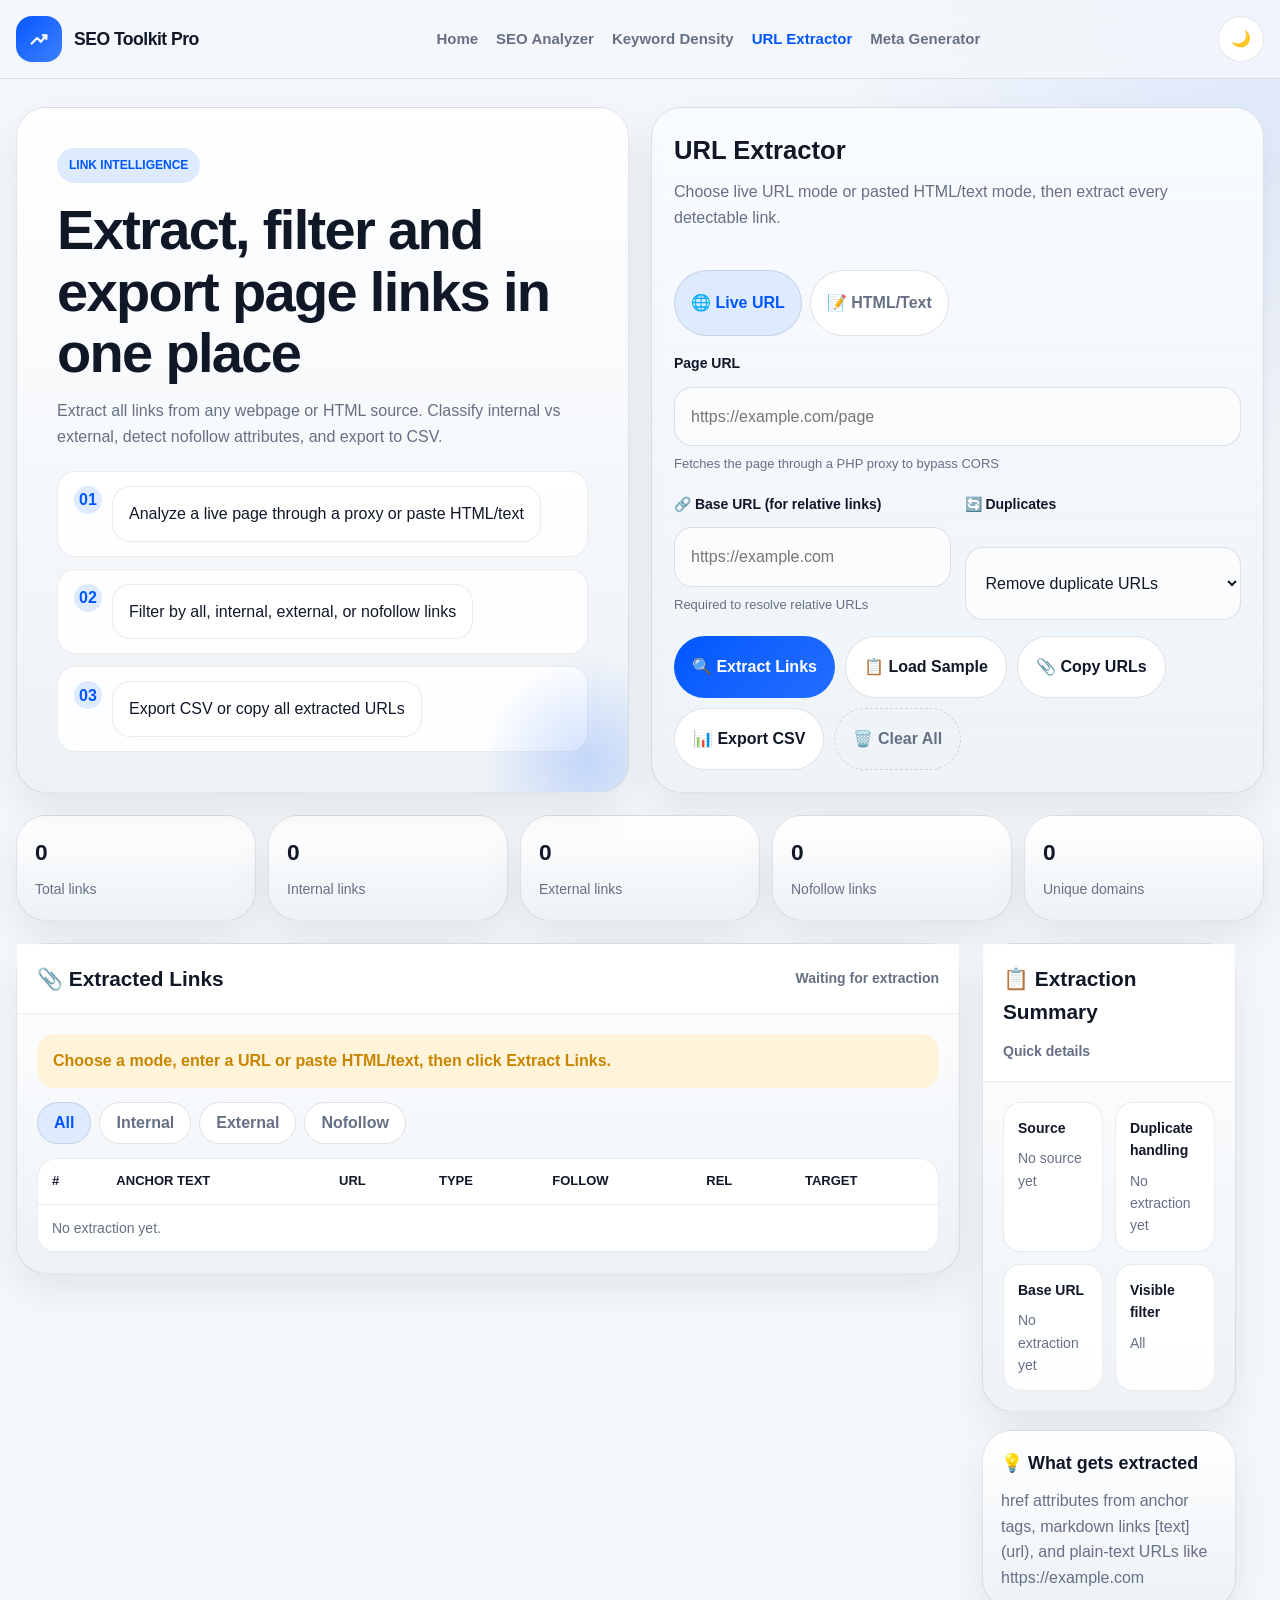
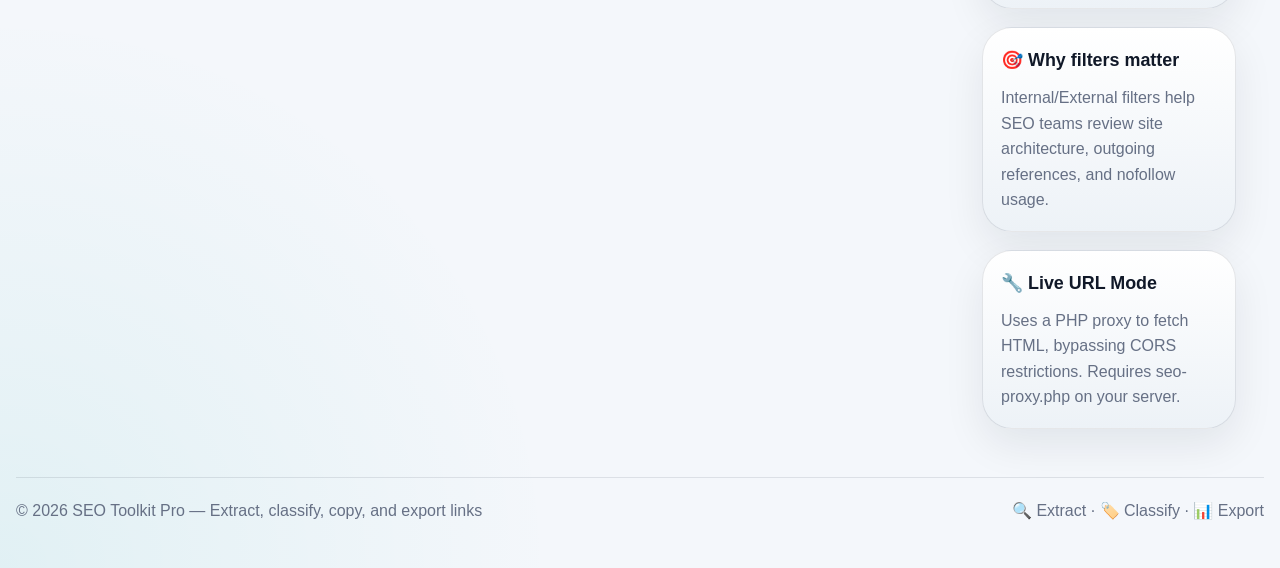
<file: url-extractor/index.html>
<!DOCTYPE html>
<html lang="en" data-theme="light">
<head>
  <meta charset="UTF-8" />
  <meta name="viewport" content="width=device-width, initial-scale=1.0, viewport-fit=cover" />
  <title>URL Extractor – Extract Internal, External and Nofollow Links</title>
  <meta name="description" content="Extract links from a live URL or pasted HTML and text. Filter internal, external and nofollow links, view anchor text, rel and target attributes." />
  <meta name="keywords" content="url extractor, link extractor, extract links from html, internal external links, nofollow link checker" />
  <meta name="robots" content="index, follow" />
  <link rel="preconnect" href="https://api.fontshare.com" />
  <link href="https://api.fontshare.com/v2/css?f[]=general-sans@400,500,600,700&f[]=cabinet-grotesk@500,700,800&display=swap" rel="stylesheet" />
  <style>
    * {
      margin: 0;
      padding: 0;
      box-sizing: border-box;
    }

    :root, [data-theme="light"] {
      --font-body: 'General Sans', sans-serif;
      --font-display: 'Cabinet Grotesk', sans-serif;
      --bg: #f4f7fb;
      --surface: #ffffff;
      --surface-2: #edf2f7;
      --panel: #f8fbff;
      --line: #d9e2ec;
      --text: #101828;
      --muted: #667085;
      --primary: #0057ff;
      --primary-hover: #0047d1;
      --primary-soft: #deebff;
      --secondary: #00a3a3;
      --secondary-soft: #dcf5f5;
      --success: #1f8f4d;
      --success-soft: #def4e5;
      --warning: #c98500;
      --warning-soft: #fff0cd;
      --danger: #d03f62;
      --danger-soft: #ffe2e8;
      --radius-sm: 12px;
      --radius-md: 18px;
      --radius-lg: 24px;
      --radius-xl: 30px;
      --shadow-sm: 0 1px 2px rgba(15,23,42,.05);
      --shadow-md: 0 16px 40px rgba(15,23,42,.08);
      --shadow-lg: 0 28px 70px rgba(15,23,42,.12);
      --container: 1340px;
      --header-h: 78px;
      --transition: 220ms cubic-bezier(.16,1,.3,1);
    }

    [data-theme="dark"] {
      --bg: #0e1117;
      --surface: #141a22;
      --surface-2: #1b2330;
      --panel: #111823;
      --line: #2a3544;
      --text: #edf2f7;
      --muted: #98a5b3;
      --primary: #76a5ff;
      --primary-hover: #92b8ff;
      --primary-soft: #1b2a47;
      --secondary: #53c9c9;
      --secondary-soft: #153737;
      --success: #59cf83;
      --success-soft: #173625;
      --warning: #f1c461;
      --warning-soft: #3b2f15;
      --danger: #ef7894;
      --danger-soft: #43202a;
      --shadow-sm: 0 1px 2px rgba(0,0,0,.28);
      --shadow-md: 0 16px 40px rgba(0,0,0,.36);
      --shadow-lg: 0 28px 70px rgba(0,0,0,.46);
    }

    body {
      margin: 0;
      min-height: 100vh;
      font-family: var(--font-body);
      color: var(--text);
      background: radial-gradient(circle at top right, rgba(0,87,255,.10), transparent 18%), 
                  radial-gradient(circle at left bottom, rgba(0,163,163,.08), transparent 22%), 
                  var(--bg);
      line-height: 1.6;
    }

    a { color: inherit; text-decoration: none; }
    button, input, textarea, select { font: inherit; }

    .skip-link {
      position: absolute;
      left: -9999px;
      top: 12px;
      z-index: 999;
      background: var(--primary);
      color: #fff;
      padding: 12px 14px;
      border-radius: var(--radius-sm);
    }
    .skip-link:focus { left: 12px; }

    .container {
      width: min(calc(100% - 32px), var(--container));
      margin-inline: auto;
    }

    .site-header {
      position: sticky;
      top: 0;
      z-index: 220;
      backdrop-filter: blur(14px);
      background: color-mix(in srgb, var(--bg) 84%, transparent);
      border-bottom: 1px solid color-mix(in srgb, var(--text) 10%, transparent);
      transition: transform var(--transition);
    }
    .site-header.hide { transform: translateY(-100%); }

    .header-inner {
      min-height: var(--header-h);
      display: flex;
      align-items: center;
      justify-content: space-between;
      gap: 16px;
    }

    .brand {
      display: inline-flex;
      align-items: center;
      gap: 12px;
      font-weight: 700;
      flex-shrink: 0;
    }

    .brand-mark {
      width: 46px;
      height: 46px;
      border-radius: 16px;
      display: grid;
      place-items: center;
      color: #fff;
      background: linear-gradient(135deg, var(--primary), color-mix(in srgb, var(--primary) 60%, #94bbff));
      box-shadow: var(--shadow-sm);
    }

    .brand-name {
      font-family: var(--font-display);
      font-size: 1.1rem;
      letter-spacing: -0.03em;
    }

    .desktop-nav {
      display: flex;
      align-items: center;
      gap: 18px;
      flex-wrap: wrap;
    }

    .desktop-nav a {
      color: var(--muted);
      font-size: 15px;
      font-weight: 600;
      transition: color var(--transition);
    }

    .desktop-nav a:hover,
    .desktop-nav a.active { color: var(--primary); }

    .header-actions {
      display: flex;
      align-items: center;
      gap: 10px;
    }

    .icon-btn, .menu-btn {
      width: 46px;
      height: 46px;
      border-radius: 999px;
      border: 1px solid color-mix(in srgb, var(--text) 10%, transparent);
      background: var(--surface);
      color: var(--text);
      display: grid;
      place-items: center;
      cursor: pointer;
      transition: transform var(--transition), border-color var(--transition);
    }
    .icon-btn:hover, .menu-btn:hover { transform: translateY(-2px); }
    .menu-btn { display: none; }

    .mobile-nav {
      position: fixed;
      inset: 0;
      z-index: 320;
      opacity: 0;
      pointer-events: none;
      transition: opacity var(--transition);
    }
    .mobile-nav.open {
      opacity: 1;
      pointer-events: auto;
    }
    .mobile-nav-backdrop {
      position: absolute;
      inset: 0;
      background: rgba(0,0,0,.48);
    }
    .mobile-nav-panel {
      position: absolute;
      top: 0;
      right: 0;
      width: min(88vw, 360px);
      height: 100%;
      background: var(--surface);
      border-left: 1px solid color-mix(in srgb, var(--text) 10%, transparent);
      box-shadow: var(--shadow-lg);
      padding: 22px;
      transform: translateX(100%);
      transition: transform var(--transition);
      display: flex;
      flex-direction: column;
      gap: 18px;
    }
    .mobile-nav.open .mobile-nav-panel { transform: translateX(0); }
    .mobile-top {
      display: flex;
      align-items: center;
      justify-content: space-between;
      gap: 12px;
    }
    .mobile-links {
      display: grid;
      gap: 8px;
    }
    .mobile-links a {
      padding: 14px 16px;
      border-radius: 16px;
      background: color-mix(in srgb, var(--bg) 40%, var(--surface));
      border: 1px solid color-mix(in srgb, var(--text) 8%, transparent);
      font-weight: 600;
    }
    .mobile-links a.active {
      background: var(--primary-soft);
      color: var(--primary);
    }

    .hero { padding: 28px 0 20px; }
    .hero-grid {
      display: grid;
      grid-template-columns: 1fr 1fr;
      gap: 22px;
      align-items: stretch;
    }
    .hero-card, .panel-card, .metric-card, .table-card, .loader-card, .note-card {
      border-radius: var(--radius-xl);
      border: 1px solid color-mix(in srgb, var(--text) 10%, transparent);
      box-shadow: var(--shadow-md);
      background: linear-gradient(180deg, color-mix(in srgb, var(--surface) 98%, white 2%), var(--surface-2));
    }
    .hero-card {
      padding: clamp(22px, 4vw, 40px);
      position: relative;
      overflow: hidden;
    }
    .hero-card::after {
      content: "";
      position: absolute;
      inset: auto -70px -80px auto;
      width: 220px;
      height: 220px;
      border-radius: 50%;
      background: radial-gradient(circle, rgba(0,87,255,.18), transparent 68%);
      pointer-events: none;
    }
    .eyebrow {
      display: inline-flex;
      align-items: center;
      gap: 8px;
      padding: 8px 12px;
      border-radius: 999px;
      font-size: 12px;
      text-transform: uppercase;
      font-weight: 800;
      color: var(--primary);
      background: var(--primary-soft);
      margin-bottom: 16px;
    }
    h1 {
      font-family: var(--font-display);
      font-size: clamp(2rem, 5vw, 3.5rem);
      line-height: 1.1;
      letter-spacing: -0.03em;
      margin-bottom: 14px;
    }
    .hero-card p { color: var(--muted); }
    .hero-bullets {
      margin-top: 22px;
      display: grid;
      gap: 12px;
    }
    .hero-bullets div {
      display: flex;
      gap: 10px;
      align-items: flex-start;
      padding: 14px 16px;
      border-radius: 18px;
      background: color-mix(in srgb, var(--surface) 88%, transparent);
      border: 1px solid color-mix(in srgb, var(--text) 8%, transparent);
    }
    .hero-bullets span {
      width: 28px;
      height: 28px;
      border-radius: 999px;
      display: grid;
      place-items: center;
      font-weight: 800;
      flex-shrink: 0;
      color: var(--primary);
      background: var(--primary-soft);
    }

    .panel-card {
      padding: 22px;
      display: grid;
      gap: 16px;
      background: linear-gradient(180deg, color-mix(in srgb, var(--panel) 98%, transparent), color-mix(in srgb, var(--surface-2) 90%, transparent));
    }
    .panel-head h2 {
      font-family: var(--font-display);
      font-size: clamp(1.4rem, 2vw, 1.8rem);
      margin-bottom: 8px;
    }
    .panel-head p { color: var(--muted); }

    .mode-switch, .filter-row {
      display: inline-flex;
      gap: 8px;
      flex-wrap: wrap;
    }
    .mode-switch button, .filter-chip {
      min-height: 42px;
      padding: 0 16px;
      border-radius: 999px;
      border: 1px solid color-mix(in srgb, var(--text) 12%, transparent);
      background: var(--surface);
      color: var(--muted);
      cursor: pointer;
      font-weight: 700;
    }
    .mode-switch button.active, .filter-chip.active {
      background: var(--primary-soft);
      color: var(--primary);
    }

    .field-grid { display: grid; gap: 14px; }
    .field { display: grid; gap: 8px; }
    .field-row-2 {
      display: grid;
      grid-template-columns: 1fr 1fr;
      gap: 14px;
    }
    label {
      font-size: 14px;
      font-weight: 700;
      color: var(--text);
    }
    .hint {
      font-size: 13px;
      color: var(--muted);
    }
    input, textarea, select {
      width: 100%;
      border: 1px solid color-mix(in srgb, var(--text) 12%, transparent);
      background: color-mix(in srgb, var(--bg) 34%, var(--surface));
      color: var(--text);
      border-radius: 18px;
      padding: 14px 16px;
      outline: none;
      transition: border-color var(--transition), box-shadow var(--transition);
    }
    textarea {
      min-height: 220px;
      resize: vertical;
      font-family: monospace;
    }
    input:focus, textarea:focus, select:focus {
      border-color: var(--primary);
      box-shadow: 0 0 0 4px color-mix(in srgb, var(--primary) 14%, transparent);
    }

    .button-row {
      display: flex;
      flex-wrap: wrap;
      gap: 10px;
    }
    .btn {
      min-height: 50px;
      padding: 0 18px;
      border-radius: 999px;
      border: none;
      cursor: pointer;
      display: inline-flex;
      align-items: center;
      justify-content: center;
      gap: 8px;
      font-weight: 700;
      transition: transform var(--transition);
    }
    .btn:hover { transform: translateY(-2px); }
    .btn:disabled { opacity: 0.6; cursor: not-allowed; transform: none; }
    .btn-primary {
      color: #fff;
      background: linear-gradient(135deg, var(--primary), color-mix(in srgb, var(--primary) 72%, #7ca9ff));
    }
    .btn-secondary {
      color: var(--text);
      background: var(--surface);
      border: 1px solid color-mix(in srgb, var(--text) 12%, transparent);
    }
    .btn-ghost {
      color: var(--muted);
      background: transparent;
      border: 1px dashed color-mix(in srgb, var(--text) 14%, transparent);
    }

    .loader-card {
      margin-top: 22px;
      padding: 18px;
    }
    .loader-top {
      display: flex;
      align-items: center;
      justify-content: space-between;
      gap: 12px;
      margin-bottom: 12px;
      flex-wrap: wrap;
    }
    .loader-meta {
      display: flex;
      gap: 12px;
      color: var(--muted);
      font-size: 14px;
      font-weight: 700;
    }
    .loader-bar {
      width: 100%;
      height: 12px;
      border-radius: 999px;
      overflow: hidden;
      background: color-mix(in srgb, var(--text) 8%, transparent);
      margin-bottom: 10px;
    }
    .loader-fill {
      width: 0%;
      height: 100%;
      border-radius: 999px;
      background: linear-gradient(90deg, var(--primary), color-mix(in srgb, var(--primary) 60%, #a6c7ff));
      transition: width 240ms ease;
    }
    .loader-card p { color: var(--muted); font-size: 14px; }

    .metrics-grid {
      margin-top: 22px;
      display: grid;
      grid-template-columns: repeat(5, 1fr);
      gap: 12px;
    }
    .metric-card { padding: 18px; }
    .metric-card strong {
      display: block;
      font-family: var(--font-display);
      font-size: 1.42rem;
      margin-bottom: 6px;
    }
    .metric-card span {
      color: var(--muted);
      font-size: 14px;
    }

    .results-grid {
      margin-top: 22px;
      display: grid;
      grid-template-columns: 1fr 0.9fr;
      gap: 22px;
      align-items: start;
      scroll-margin-top: 90px;
    }
    .results-spotlight {
      animation: spotlightPulse 600ms ease;
    }
    @keyframes spotlightPulse {
      0% { transform: translateY(8px); opacity: 0.55; }
      100% { transform: translateY(0); opacity: 1; }
    }
    .results-stack, .side-stack { display: grid; gap: 18px; }

    .card-head {
      display: flex;
      justify-content: space-between;
      align-items: center;
      gap: 12px;
      flex-wrap: wrap;
      padding: 18px 20px;
      border-bottom: 1px solid color-mix(in srgb, var(--text) 8%, transparent);
      background: color-mix(in srgb, var(--surface) 90%, transparent);
    }
    .card-head h3 {
      margin: 0;
      font-family: var(--font-display);
      font-size: 1.3rem;
    }
    .card-meta {
      color: var(--muted);
      font-size: 14px;
      font-weight: 600;
    }
    .card-body { padding: 20px; }

    .status-box {
      border-radius: 18px;
      padding: 14px 16px;
      font-weight: 600;
      margin-bottom: 14px;
    }
    .status-ok {
      background: color-mix(in srgb, var(--success-soft) 80%, var(--surface));
      color: var(--success);
    }
    .status-warn {
      background: color-mix(in srgb, var(--warning-soft) 75%, var(--surface));
      color: var(--warning);
    }
    .status-bad {
      background: color-mix(in srgb, var(--danger-soft) 80%, var(--surface));
      color: var(--danger);
    }

    .filter-row {
      margin-bottom: 14px;
    }

    .table-wrap {
      overflow: auto;
      border-radius: 20px;
      border: 1px solid color-mix(in srgb, var(--text) 8%, transparent);
      background: color-mix(in srgb, var(--surface) 94%, transparent);
    }
    table {
      width: 100%;
      border-collapse: collapse;
      min-width: 900px;
    }
    th, td {
      padding: 12px 14px;
      text-align: left;
      border-bottom: 1px solid color-mix(in srgb, var(--text) 8%, transparent);
    }
    th {
      color: var(--text);
      font-size: 13px;
      text-transform: uppercase;
    }
    td { color: var(--muted); font-size: 14px; word-break: break-word; }
    .url-cell a { color: var(--primary); font-weight: 600; }

    .badge {
      display: inline-flex;
      align-items: center;
      justify-content: center;
      min-height: 28px;
      padding: 0 10px;
      border-radius: 999px;
      font-size: 12px;
      font-weight: 800;
      text-transform: uppercase;
    }
    .badge.good {
      color: var(--success);
      background: color-mix(in srgb, var(--success-soft) 78%, var(--surface));
    }
    .badge.warn {
      color: var(--warning);
      background: color-mix(in srgb, var(--warning-soft) 78%, var(--surface));
    }
    .badge.bad {
      color: var(--danger);
      background: color-mix(in srgb, var(--danger-soft) 78%, var(--surface));
    }
    .badge.blue {
      color: var(--primary);
      background: color-mix(in srgb, var(--primary-soft) 82%, var(--surface));
    }

    .info-grid {
      display: grid;
      grid-template-columns: 1fr 1fr;
      gap: 12px;
    }
    .info-box {
      border-radius: 18px;
      padding: 14px;
      border: 1px solid color-mix(in srgb, var(--text) 8%, transparent);
      background: color-mix(in srgb, var(--surface) 92%, transparent);
    }
    .info-box strong {
      display: block;
      font-size: 14px;
      margin-bottom: 8px;
    }
    .info-box p {
      margin: 0;
      color: var(--muted);
      font-size: 14px;
      word-break: break-word;
    }

    .note-card { padding: 18px; }
    .note-card h4 {
      font-family: var(--font-display);
      font-size: 1.12rem;
      margin-bottom: 10px;
    }
    .note-card p { color: var(--muted); }

    .site-footer {
      padding: 28px 0 44px;
      color: var(--muted);
    }
    .footer-inner {
      border-top: 1px solid color-mix(in srgb, var(--text) 10%, transparent);
      padding-top: 20px;
      display: flex;
      justify-content: space-between;
      gap: 16px;
      flex-wrap: wrap;
    }

    @media (max-width: 1024px) {
      .desktop-nav { display: none; }
      .menu-btn { display: grid; }
      .hero-grid, .results-grid { grid-template-columns: 1fr; }
    }
    @media (max-width: 768px) {
      .metrics-grid { grid-template-columns: repeat(2, 1fr); }
      .field-row-2, .info-grid { grid-template-columns: 1fr; }
      .button-row .btn { flex: 1; }
    }
    @media (max-width: 480px) {
      .metrics-grid { grid-template-columns: 1fr; }
    }
    body.menu-open { overflow: hidden; }
    [hidden] { display: none !important; }
  </style>
</head>
<body>
  <a href="#main-content" class="skip-link">Skip to content</a>

  <header class="site-header" id="siteHeader">
    <div class="container header-inner">
      <a href="/" class="brand">
        <span class="brand-mark">
          <svg width="22" height="22" viewBox="0 0 24 24" fill="none" stroke="currentColor" stroke-width="2.4">
            <path d="M4 17L10 11L14 15L20 8" stroke-linecap="round" stroke-linejoin="round"></path>
            <path d="M16 8H20V12" stroke-linecap="round" stroke-linejoin="round"></path>
          </svg>
        </span>
        <span class="brand-name">SEO Toolkit Pro</span>
      </a>
      <nav class="desktop-nav">
        <a href="/">Home</a>
        <a href="/seo-analyzer/">SEO Analyzer</a>
        <a href="/keyword-density-checker/">Keyword Density</a>
        <a href="/url-extractor/" class="active">URL Extractor</a>
        <a href="/meta-tag-generator/">Meta Generator</a>
      </nav>
      <div class="header-actions">
        <button class="icon-btn" id="themeToggle" type="button">🌓</button>
        <button class="menu-btn" id="menuToggle" type="button">☰</button>
      </div>
    </div>
  </header>

  <aside class="mobile-nav" id="mobileNav" aria-hidden="true">
    <div class="mobile-nav-backdrop" id="mobileBackdrop"></div>
    <div class="mobile-nav-panel">
      <div class="mobile-top">
        <strong>Navigation</strong>
        <button class="icon-btn" id="menuClose" type="button">✕</button>
      </div>
      <nav class="mobile-links">
        <a href="#">Home</a>
        <a href="#">SEO Analyzer</a>
        <a href="#">Keyword Density</a>
        <a href="#" class="active">URL Extractor</a>
        <a href="#">Meta Generator</a>
      </nav>
    </div>
  </aside>

  <main id="main-content">
    <div class="container">
      <section class="hero">
        <div class="hero-grid">
          <article class="hero-card">
            <span class="eyebrow">Link Intelligence</span>
            <h1>Extract, filter and export page links in one place</h1>
            <p>Extract all links from any webpage or HTML source. Classify internal vs external, detect nofollow attributes, and export to CSV.</p>
            <div class="hero-bullets">
              <div><span>01</span><div>Analyze a live page through a proxy or paste HTML/text</div></div>
              <div><span>02</span><div>Filter by all, internal, external, or nofollow links</div></div>
              <div><span>03</span><div>Export CSV or copy all extracted URLs</div></div>
            </div>
          </article>

          <section class="panel-card">
            <div class="panel-head">
              <h2>URL Extractor</h2>
              <p>Choose live URL mode or pasted HTML/text mode, then extract every detectable link.</p>
            </div>
            <div class="mode-switch">
              <button type="button" class="active" id="modeUrlBtn">🌐 Live URL</button>
              <button type="button" id="modeTextBtn">📝 HTML/Text</button>
            </div>
            <div class="field-grid">
              <div class="field" id="urlField">
                <label for="pageUrl">Page URL</label>
                <input id="pageUrl" type="url" placeholder="https://example.com/page" />
                <div class="hint">Fetches the page through a PHP proxy to bypass CORS</div>
              </div>
              <div class="field" id="textField" style="display:none;">
                <label for="pageSource">HTML or raw text</label>
                <textarea id="pageSource" placeholder="Paste HTML, markdown, or plain text with URLs..."></textarea>
                <div class="hint">Extracts href links, markdown links, and plain-text URLs</div>
              </div>
              <div class="field-row-2">
                <div class="field">
                  <label for="baseUrl">🔗 Base URL (for relative links)</label>
                  <input id="baseUrl" type="url" placeholder="https://example.com" />
                  <div class="hint">Required to resolve relative URLs</div>
                </div>
                <div class="field">
                  <label for="removeDuplicates">🔄 Duplicates</label>
                  <select id="removeDuplicates">
                    <option value="yes">Remove duplicate URLs</option>
                    <option value="no">Keep duplicates</option>
                  </select>
                </div>
              </div>
            </div>
            <div class="button-row">
              <button class="btn btn-primary" id="extractBtn">🔍 Extract Links</button>
              <button class="btn btn-secondary" id="sampleBtn">📋 Load Sample</button>
              <button class="btn btn-secondary" id="copyBtn">📎 Copy URLs</button>
              <button class="btn btn-secondary" id="csvBtn">📊 Export CSV</button>
              <button class="btn btn-ghost" id="clearBtn">🗑️ Clear All</button>
            </div>
          </section>
        </div>

        <div class="loader-card" id="loaderCard" hidden>
          <div class="loader-top">
            <strong id="loaderTitle">Starting extraction</strong>
            <div class="loader-meta">
              <span id="loaderPercent">0%</span>
              <span id="loaderTime">0.0s</span>
            </div>
          </div>
          <div class="loader-bar">
            <div class="loader-fill" id="loaderFill"></div>
          </div>
          <p id="loaderStatus">Preparing link extraction...</p>
        </div>

        <div class="metrics-grid">
          <div class="metric-card"><strong id="metricTotal">0</strong><span>Total links</span></div>
          <div class="metric-card"><strong id="metricInternal">0</strong><span>Internal links</span></div>
          <div class="metric-card"><strong id="metricExternal">0</strong><span>External links</span></div>
          <div class="metric-card"><strong id="metricNofollow">0</strong><span>Nofollow links</span></div>
          <div class="metric-card"><strong id="metricDomains">0</strong><span>Unique domains</span></div>
        </div>

        <div class="results-grid" id="resultsSection">
          <div class="results-stack">
            <section class="table-card">
              <div class="card-head">
                <h3>📎 Extracted Links</h3>
                <div class="card-meta" id="resultsMeta">Waiting for extraction</div>
              </div>
              <div class="card-body">
                <div class="status-box status-warn" id="statusBox">Choose a mode, enter a URL or paste HTML/text, then click Extract Links.</div>
                <div class="filter-row">
                  <button class="filter-chip active" data-filter="all">All</button>
                  <button class="filter-chip" data-filter="internal">Internal</button>
                  <button class="filter-chip" data-filter="external">External</button>
                  <button class="filter-chip" data-filter="nofollow">Nofollow</button>
                </div>
                <div class="table-wrap">
                  <table>
                    <thead>
                      <tr><th>#</th><th>Anchor Text</th><th>URL</th><th>Type</th><th>Follow</th><th>Rel</th><th>Target</th></tr>
                    </thead>
                    <tbody id="resultsTableBody">
                      <tr><td colspan="7">No extraction yet.</td></tr>
                    </tbody>
                  </table>
                </div>
              </div>
            </section>
          </div>

          <div class="side-stack">
            <section class="table-card">
              <div class="card-head">
                <h3>📋 Extraction Summary</h3>
                <div class="card-meta">Quick details</div>
              </div>
              <div class="card-body">
                <div class="info-grid">
                  <div class="info-box"><strong>Source</strong><p id="summarySource">No source yet</p></div>
                  <div class="info-box"><strong>Duplicate handling</strong><p id="summaryDuplicates">No extraction yet</p></div>
                  <div class="info-box"><strong>Base URL</strong><p id="summaryBase">No extraction yet</p></div>
                  <div class="info-box"><strong>Visible filter</strong><p id="summaryFilter">All</p></div>
                </div>
              </div>
            </section>

            <aside class="note-card">
              <h4>💡 What gets extracted</h4>
              <p>href attributes from anchor tags, markdown links [text](url), and plain-text URLs like https://example.com</p>
            </aside>

            <aside class="note-card">
              <h4>🎯 Why filters matter</h4>
              <p>Internal/External filters help SEO teams review site architecture, outgoing references, and nofollow usage.</p>
            </aside>

            <aside class="note-card">
              <h4>🔧 Live URL Mode</h4>
              <p>Uses a PHP proxy to fetch HTML, bypassing CORS restrictions. Requires seo-proxy.php on your server.</p>
            </aside>
          </div>
        </div>
      </section>
    </div>
  </main>

  <footer class="site-footer">
    <div class="container footer-inner">
      <p>© 2026 SEO Toolkit Pro — Extract, classify, copy, and export links</p>
      <p>🔍 Extract · 🏷️ Classify · 📊 Export</p>
    </div>
  </footer>

  <script>
    (function() {
      // DOM Elements
      const themeToggle = document.getElementById('themeToggle');
      const header = document.getElementById('siteHeader');
      const menuToggle = document.getElementById('menuToggle');
      const menuClose = document.getElementById('menuClose');
      const mobileNav = document.getElementById('mobileNav');
      const mobileBackdrop = document.getElementById('mobileBackdrop');
      const modeUrlBtn = document.getElementById('modeUrlBtn');
      const modeTextBtn = document.getElementById('modeTextBtn');
      const urlField = document.getElementById('urlField');
      const textField = document.getElementById('textField');
      const pageUrl = document.getElementById('pageUrl');
      const pageSource = document.getElementById('pageSource');
      const baseUrl = document.getElementById('baseUrl');
      const removeDuplicates = document.getElementById('removeDuplicates');
      const extractBtn = document.getElementById('extractBtn');
      const sampleBtn = document.getElementById('sampleBtn');
      const copyBtn = document.getElementById('copyBtn');
      const csvBtn = document.getElementById('csvBtn');
      const clearBtn = document.getElementById('clearBtn');
      const loaderCard = document.getElementById('loaderCard');
      const loaderTitle = document.getElementById('loaderTitle');
      const loaderPercent = document.getElementById('loaderPercent');
      const loaderTime = document.getElementById('loaderTime');
      const loaderStatus = document.getElementById('loaderStatus');
      const loaderFill = document.getElementById('loaderFill');
      const metricTotal = document.getElementById('metricTotal');
      const metricInternal = document.getElementById('metricInternal');
      const metricExternal = document.getElementById('metricExternal');
      const metricNofollow = document.getElementById('metricNofollow');
      const metricDomains = document.getElementById('metricDomains');
      const resultsMeta = document.getElementById('resultsMeta');
      const statusBox = document.getElementById('statusBox');
      const resultsTableBody = document.getElementById('resultsTableBody');
      const resultsSection = document.getElementById('resultsSection');
      const summarySource = document.getElementById('summarySource');
      const summaryDuplicates = document.getElementById('summaryDuplicates');
      const summaryBase = document.getElementById('summaryBase');
      const summaryFilter = document.getElementById('summaryFilter');
      const filterChips = document.querySelectorAll('.filter-chip');

      let currentMode = 'url';
      let currentFilter = 'all';
      let loaderTimer = null;
      let loaderStageTimer = null;
      let loaderPercentTimer = null;
      let loaderStart = 0;
      let fakePercent = 0;
      let allLinks = [];
      let csvRows = [];

      // Theme
      let theme = localStorage.getItem('theme') || (window.matchMedia('(prefers-color-scheme: dark)').matches ? 'dark' : 'light');
      document.documentElement.setAttribute('data-theme', theme);
      if (themeToggle) {
        themeToggle.textContent = theme === 'dark' ? '☀️' : '🌙';
        themeToggle.addEventListener('click', () => {
          const newTheme = document.documentElement.getAttribute('data-theme') === 'dark' ? 'light' : 'dark';
          document.documentElement.setAttribute('data-theme', newTheme);
          localStorage.setItem('theme', newTheme);
          themeToggle.textContent = newTheme === 'dark' ? '☀️' : '🌙';
        });
      }

      // Mobile menu
      if (menuToggle) menuToggle.addEventListener('click', () => {
        mobileNav.classList.add('open');
        document.body.classList.add('menu-open');
      });
      if (menuClose) menuClose.addEventListener('click', () => {
        mobileNav.classList.remove('open');
        document.body.classList.remove('menu-open');
      });
      if (mobileBackdrop) mobileBackdrop.addEventListener('click', () => {
        mobileNav.classList.remove('open');
        document.body.classList.remove('menu-open');
      });

      // Hide header on scroll
      let lastScroll = 0;
      window.addEventListener('scroll', () => {
        const current = window.pageYOffset;
        if (current > lastScroll && current > 140 && header) header.classList.add('hide');
        else if (header) header.classList.remove('hide');
        lastScroll = current;
      });

      // Mode switching
      function setMode(mode) {
        currentMode = mode;
        const isUrl = mode === 'url';
        modeUrlBtn.classList.toggle('active', isUrl);
        modeTextBtn.classList.toggle('active', !isUrl);
        urlField.style.display = isUrl ? 'grid' : 'none';
        textField.style.display = isUrl ? 'none' : 'grid';
      }
      if (modeUrlBtn) modeUrlBtn.addEventListener('click', () => setMode('url'));
      if (modeTextBtn) modeTextBtn.addEventListener('click', () => setMode('text'));

      // Filter chips
      filterChips.forEach(chip => {
        chip.addEventListener('click', () => {
          filterChips.forEach(btn => btn.classList.remove('active'));
          chip.classList.add('active');
          currentFilter = chip.dataset.filter;
          if (summaryFilter) summaryFilter.textContent = chip.textContent;
          renderTable();
        });
      });

      function setStatus(type, message) {
        statusBox.className = 'status-box';
        if (type === 'ok') statusBox.classList.add('status-ok');
        if (type === 'warn') statusBox.classList.add('status-warn');
        if (type === 'bad') statusBox.classList.add('status-bad');
        statusBox.textContent = message;
      }

      function setExtractBusy(isBusy) {
        if (extractBtn) {
          extractBtn.disabled = isBusy;
          extractBtn.style.opacity = isBusy ? '0.6' : '1';
          extractBtn.textContent = isBusy ? '⏳ Extracting...' : '🔍 Extract Links';
        }
      }

      function scrollToResults() {
        resultsSection.classList.remove('results-spotlight');
        void resultsSection.offsetWidth;
        resultsSection.classList.add('results-spotlight');
        resultsSection.scrollIntoView({ behavior: 'smooth', block: 'start' });
      }

      function setLoaderPercent(value) {
        const safe = Math.max(0, Math.min(100, value));
        fakePercent = safe;
        if (loaderPercent) loaderPercent.textContent = `${safe}%`;
        if (loaderFill) loaderFill.style.width = `${safe}%`;
      }

      function startLoader() {
        if (loaderCard) loaderCard.hidden = false;
        if (loaderTitle) loaderTitle.textContent = 'Extracting links';
        if (loaderStatus) loaderStatus.textContent = 'Preparing extraction...';
        if (loaderTime) loaderTime.textContent = '0.0s';
        setLoaderPercent(4);
        loaderStart = Date.now();
        
        if (loaderTimer) clearInterval(loaderTimer);
        if (loaderStageTimer) clearInterval(loaderStageTimer);
        if (loaderPercentTimer) clearInterval(loaderPercentTimer);
        
        loaderTimer = setInterval(() => {
          if (loaderTime) loaderTime.textContent = `${((Date.now() - loaderStart) / 1000).toFixed(1)}s`;
        }, 100);
        
        const steps = [
          { text: 'Fetching or reading source...', target: 25 },
          { text: 'Detecting HTML and text URLs...', target: 45 },
          { text: 'Resolving relative links...', target: 65 },
          { text: 'Classifying link types...', target: 82 },
          { text: 'Building exportable report...', target: 93 }
        ];
        
        let stepIndex = 0;
        if (loaderStatus) loaderStatus.textContent = steps[0].text;
        loaderStageTimer = setInterval(() => {
          stepIndex = Math.min(stepIndex + 1, steps.length - 1);
          if (loaderStatus) loaderStatus.textContent = steps[stepIndex].text;
        }, 900);
        
        loaderPercentTimer = setInterval(() => {
          const target = steps[Math.min(stepIndex, steps.length - 1)].target;
          if (fakePercent < target) setLoaderPercent(fakePercent + 1);
        }, 80);
        
        scrollToResults();
      }

      function stopLoader(success = true) {
        if (loaderTimer) clearInterval(loaderTimer);
        if (loaderStageTimer) clearInterval(loaderStageTimer);
        if (loaderPercentTimer) clearInterval(loaderPercentTimer);
        
        if (loaderTime && loaderStart) {
          loaderTime.textContent = `${((Date.now() - loaderStart) / 1000).toFixed(1)}s`;
        }
        
        if (success) {
          if (loaderTitle) loaderTitle.textContent = '✓ Extraction complete';
          if (loaderStatus) loaderStatus.textContent = 'Your links are ready below.';
          setLoaderPercent(100);
        } else {
          if (loaderTitle) loaderTitle.textContent = '✗ Extraction failed';
          if (loaderStatus) loaderStatus.textContent = 'The extractor could not finish the job.';
          setLoaderPercent(100);
        }
        
        setTimeout(() => {
          if (loaderCard) loaderCard.hidden = true;
        }, 1200);
      }

      // Fetch live HTML via proxy
      async function fetchLiveHtml(url) {
        try {
          const response = await fetch(`seo-proxy.php?url=${encodeURIComponent(url)}`, {
            method: 'GET',
            headers: { 'Accept': 'application/json' }
          });
          
          const data = await response.json();
          
          if (!response.ok || !data.ok) {
            throw new Error(data.error || 'Failed to fetch the URL');
          }
          
          if (!data.html) {
            throw new Error('No HTML content returned from proxy');
          }
          
          return { html: data.html, finalUrl: data.final_url || url };
        } catch (error) {
          throw new Error(`Fetch error: ${error.message}`);
        }
      }

      function decodeHtml(value) {
        if (!value) return '';
        const txt = document.createElement('textarea');
        txt.innerHTML = value;
        return txt.value;
      }

      function normalizeUrlCandidate(url) {
        if (!url) return '';
        return url.trim().replace(/^["']|["']$/g, '').replace(/[),.;!?]+$/g, '');
      }

      function classifyLink(url, base) {
        const href = url || '';
        const relUrl = href.toLowerCase();
        
        if (relUrl.startsWith('mailto:') || relUrl.startsWith('tel:') || relUrl.startsWith('javascript:')) {
          return { type: 'external', resolved: href };
        }
        
        try {
          const resolved = base ? new URL(href, base).href : new URL(href).href;
          if (!base) return { type: 'external', resolved };
          
          const baseHost = new URL(base).hostname.replace(/^www\./, '');
          const resolvedHost = new URL(resolved).hostname.replace(/^www\./, '');
          return { type: baseHost === resolvedHost ? 'internal' : 'external', resolved };
        } catch {
          return { type: 'external', resolved: href };
        }
      }

      function extractFromHtml(content, base) {
        const links = [];
        const anchorRegex = /<a\b([^>]*?)href\s*=\s*(["'])(.*?)\2([^>]*)>([\s\S]*?)<\/a>/gi;
        let match;
        
        while ((match = anchorRegex.exec(content)) !== null) {
          const before = match[1] || '';
          const href = decodeHtml(match[3] || '').trim();
          const after = match[4] || '';
          const inner = match[5] || '';
          const fullAttrs = `${before} ${after}`;
          const anchorText = decodeHtml(inner.replace(/<[^>]*>/g, ' ').replace(/\s+/g, ' ').trim()) || '(No anchor text)';
          const rel = (fullAttrs.match(/\brel\s*=\s*(["'])(.*?)\1/i) || [])[2] || '';
          const target = (fullAttrs.match(/\btarget\s*=\s*(["'])(.*?)\1/i) || [])[2] || '';
          const isNofollow = /\bnofollow\b/i.test(rel);
          
          if (href && !href.startsWith('#')) {
            const classified = classifyLink(href, base);
            links.push({
              anchorText: anchorText.substring(0, 100),
              href: href,
              resolvedUrl: classified.resolved,
              type: classified.type,
              follow: isNofollow ? 'nofollow' : 'follow',
              rel: rel || '—',
              target: target || '—'
            });
          }
        }
        return links;
      }

      function extractFromText(content, base) {
        const links = [];
        const seen = new Set();
        
        // Markdown links
        const markdownRegex = /\[([^\]]+)\]\((https?:\/\/[^\s)]+)\)/gi;
        let match;
        while ((match = markdownRegex.exec(content)) !== null) {
          const href = normalizeUrlCandidate(match[2]);
          if (href && !seen.has(href)) {
            seen.add(href);
            const classified = classifyLink(href, base);
            links.push({
              anchorText: (match[1].trim() || '(Markdown link)').substring(0, 100),
              href: href,
              resolvedUrl: classified.resolved,
              type: classified.type,
              follow: 'unknown',
              rel: '—',
              target: '—'
            });
          }
        }
        
        // Plain text URLs
        const textUrlRegex = /(?:https?:\/\/|www\.)[^\s<>"')]+/gi;
        while ((match = textUrlRegex.exec(content)) !== null) {
          let href = normalizeUrlCandidate(match[0]);
          if (/^www\./i.test(href)) href = 'https://' + href;
          if (href && !seen.has(href)) {
            seen.add(href);
            const classified = classifyLink(href, base);
            links.push({
              anchorText: '(Raw URL)',
              href: href,
              resolvedUrl: classified.resolved,
              type: classified.type,
              follow: 'unknown',
              rel: '—',
              target: '—'
            });
          }
        }
        
        return links;
      }

      function uniqueByResolved(list) {
        const seen = new Set();
        return list.filter(item => {
          const key = item.resolvedUrl || item.href;
          if (seen.has(key)) return false;
          seen.add(key);
          return true;
        });
      }

      function buildCsvRows(rows) {
        csvRows = [['Anchor Text', 'Original URL', 'Resolved URL', 'Type', 'Follow', 'Rel', 'Target']];
        rows.forEach(item => {
          csvRows.push([item.anchorText, item.href, item.resolvedUrl, item.type, item.follow, item.rel, item.target]);
        });
      }

      function getFilteredLinks() {
        if (currentFilter === 'internal') return allLinks.filter(item => item.type === 'internal');
        if (currentFilter === 'external') return allLinks.filter(item => item.type === 'external');
        if (currentFilter === 'nofollow') return allLinks.filter(item => item.follow === 'nofollow');
        return allLinks;
      }

      function escapeHtml(text) {
        if (!text) return '';
        return String(text).replace(/&/g, '&amp;').replace(/</g, '&lt;').replace(/>/g, '&gt;').replace(/"/g, '&quot;').replace(/'/g, '&#39;');
      }

      function renderTable() {
        if (!resultsTableBody) return;
        const rows = getFilteredLinks();
        
        if (!rows.length) {
          resultsTableBody.innerHTML = `<tr><td colspan="7">No links available for this filter.</td></tr>`;
          return;
        }
        
        resultsTableBody.innerHTML = rows.map((item, index) => {
          const typeBadge = item.type === 'internal' ? '<span class="badge good">Internal</span>' : '<span class="badge blue">External</span>';
          let followBadge = '<span class="badge warn">Unknown</span>';
          if (item.follow === 'follow') followBadge = '<span class="badge good">Follow</span>';
          if (item.follow === 'nofollow') followBadge = '<span class="badge bad">Nofollow</span>';
          const safeUrl = escapeHtml(item.resolvedUrl || item.href);
          
          return `
            <tr>
              <td>${index + 1}</td>
              <td>${escapeHtml(item.anchorText)}</td>
              <td class="url-cell"><a href="${safeUrl}" target="_blank" rel="noopener noreferrer">${safeUrl.substring(0, 80)}${safeUrl.length > 80 ? '...' : ''}</a></td>
              <td>${typeBadge}</td>
              <td>${followBadge}</td>
              <td>${escapeHtml(item.rel)}</td>
              <td>${escapeHtml(item.target)}</td>
            </tr>
          `;
        }).join('');
      }

      function updateSummary(source, base) {
        const uniqueDomains = new Set();
        allLinks.forEach(item => {
          try {
            const hostname = new URL(item.resolvedUrl).hostname.replace(/^www\./, '');
            if (hostname) uniqueDomains.add(hostname);
          } catch (e) {}
        });
        
        const internal = allLinks.filter(item => item.type === 'internal').length;
        const external = allLinks.filter(item => item.type === 'external').length;
        const nofollow = allLinks.filter(item => item.follow === 'nofollow').length;
        
        if (metricTotal) metricTotal.textContent = allLinks.length;
        if (metricInternal) metricInternal.textContent = internal;
        if (metricExternal) metricExternal.textContent = external;
        if (metricNofollow) metricNofollow.textContent = nofollow;
        if (metricDomains) metricDomains.textContent = uniqueDomains.size;
        
        if (summarySource) summarySource.textContent = source.length > 50 ? source.substring(0, 50) + '...' : source;
        if (summaryDuplicates) summaryDuplicates.textContent = removeDuplicates.value === 'yes' ? 'Duplicate URLs removed' : 'Duplicate URLs kept';
        if (summaryBase) summaryBase.textContent = base || 'Not provided';
        
        if (!allLinks.length) {
          setStatus('bad', 'No links were detected in the provided input.');
          if (resultsMeta) resultsMeta.textContent = 'No links found';
        } else {
          setStatus('ok', `✓ ${allLinks.length} links extracted successfully!`);
          if (resultsMeta) resultsMeta.textContent = `${allLinks.length} links extracted`;
        }
      }

      function copyAllLinks() {
        if (!allLinks.length) {
          setStatus('bad', 'No links available to copy yet.');
          return;
        }
        const text = getFilteredLinks().map(item => item.resolvedUrl || item.href).join('\n');
        navigator.clipboard.writeText(text).then(() => {
          setStatus('ok', '✓ Visible links copied to clipboard!');
        }).catch(() => {
          setStatus('bad', 'Failed to copy. Select manually from the table.');
        });
      }

      function downloadCsv() {
        if (!csvRows.length) {
          setStatus('bad', 'No results available to export yet.');
          return;
        }
        const csv = csvRows.map(row => row.map(value => `"${String(value).replace(/"/g, '""')}"`).join(',')).join('\n');
        const blob = new Blob(["\uFEFF" + csv], { type: 'text/csv;charset=utf-8;' });
        const a = document.createElement('a');
        a.href = URL.createObjectURL(blob);
        a.download = `url-extractor-${new Date().toISOString().slice(0, 19)}.csv`;
        document.body.appendChild(a);
        a.click();
        document.body.removeChild(a);
        URL.revokeObjectURL(a.href);
        setStatus('ok', '✓ CSV exported successfully!');
      }

      async function runExtraction() {
        if (resultsMeta) resultsMeta.textContent = 'Extracting...';
        setStatus('warn', currentMode === 'url' ? '🌐 Fetching live HTML through the proxy...' : '📝 Scanning pasted input for URLs...');
        setExtractBusy(true);
        startLoader();
        
        try {
          let source = '';
          let sourceLabel = '';
          let activeBase = baseUrl.value.trim();
          
          if (currentMode === 'url') {
            const url = pageUrl.value.trim();
            if (!url) throw new Error('Please enter a URL to extract links from.');
            if (!url.startsWith('http')) throw new Error('URL must start with http:// or https://');
            
            const result = await fetchLiveHtml(url);
            source = result.html;
            sourceLabel = result.finalUrl || url;
            if (!activeBase) activeBase = result.finalUrl || url;
          } else {
            source = pageSource.value.trim();
            if (!source) throw new Error('Please paste HTML or text first.');
            sourceLabel = 'Pasted content';
          }
          
          const htmlLinks = extractFromHtml(source, activeBase);
          const textLinks = extractFromText(source, activeBase);
          let combined = [...htmlLinks, ...textLinks];
          
          if (removeDuplicates.value === 'yes') {
            combined = uniqueByResolved(combined);
          }
          
          allLinks = combined;
          buildCsvRows(allLinks);
          updateSummary(sourceLabel, activeBase);
          renderTable();
          
          setLoaderPercent(96);
          if (loaderStatus) loaderStatus.textContent = 'Finalizing extracted links...';
          stopLoader(true);
          setExtractBusy(false);
          scrollToResults();
          
        } catch (error) {
          console.error('Extraction error:', error);
          if (resultsMeta) resultsMeta.textContent = 'Extraction failed';
          setStatus('bad', `Error: ${error.message}`);
          if (resultsTableBody) {
            resultsTableBody.innerHTML = `<tr><td colspan="7">${escapeHtml(error.message)}</td></tr>`;
          }
          stopLoader(false);
          setExtractBusy(false);
          scrollToResults();
        }
      }

      // Load sample
      if (sampleBtn) {
        sampleBtn.addEventListener('click', () => {
          setMode('text');
          if (baseUrl) baseUrl.value = 'https://example.com';
          if (pageSource) {
            pageSource.value = `<a href="/about">About us</a>
<a href="https://example.com/services" rel="noopener">Services</a>
<a href="https://partner-site.com/resource" rel="nofollow sponsored" target="_blank">Partner resource</a>
<a href="mailto:hello@example.com">Email us</a>

Useful links: https://example.com/blog/seo-guide and www.external-reference.com/checklist

[Markdown docs](https://docs.example.com/getting-started)`;
          }
          runExtraction();
        });
      }

      // Copy button
      if (copyBtn) copyBtn.addEventListener('click', copyAllLinks);
      
      // CSV button
      if (csvBtn) csvBtn.addEventListener('click', downloadCsv);
      
      // Clear button
      if (clearBtn) {
        clearBtn.addEventListener('click', () => {
          if (pageUrl) pageUrl.value = '';
          if (pageSource) pageSource.value = '';
          if (baseUrl) baseUrl.value = '';
          if (removeDuplicates) removeDuplicates.value = 'yes';
          
          allLinks = [];
          csvRows = [];
          
          if (metricTotal) metricTotal.textContent = '0';
          if (metricInternal) metricInternal.textContent = '0';
          if (metricExternal) metricExternal.textContent = '0';
          if (metricNofollow) metricNofollow.textContent = '0';
          if (metricDomains) metricDomains.textContent = '0';
          if (resultsMeta) resultsMeta.textContent = 'Cleared';
          if (summarySource) summarySource.textContent = 'No source yet';
          if (summaryDuplicates) summaryDuplicates.textContent = 'No extraction yet';
          if (summaryBase) summaryBase.textContent = 'No extraction yet';
          
          setStatus('warn', 'Choose a mode, enter a URL or paste HTML/text, then click Extract Links.');
          if (resultsTableBody) {
            resultsTableBody.innerHTML = `<tr><td colspan="7">No extraction yet.</td></tr>`;
          }
          if (loaderCard) loaderCard.hidden = true;
          setExtractBusy(false);
          
          filterChips.forEach(btn => btn.classList.remove('active'));
          const allFilter = document.querySelector('[data-filter="all"]');
          if (allFilter) allFilter.classList.add('active');
          currentFilter = 'all';
          if (summaryFilter) summaryFilter.textContent = 'All';
        });
      }
      
      // Extract button
      if (extractBtn) extractBtn.addEventListener('click', runExtraction);
      
      // Initialize
      setMode('url');
    })();
  </script>
</body>
</html>
</file>
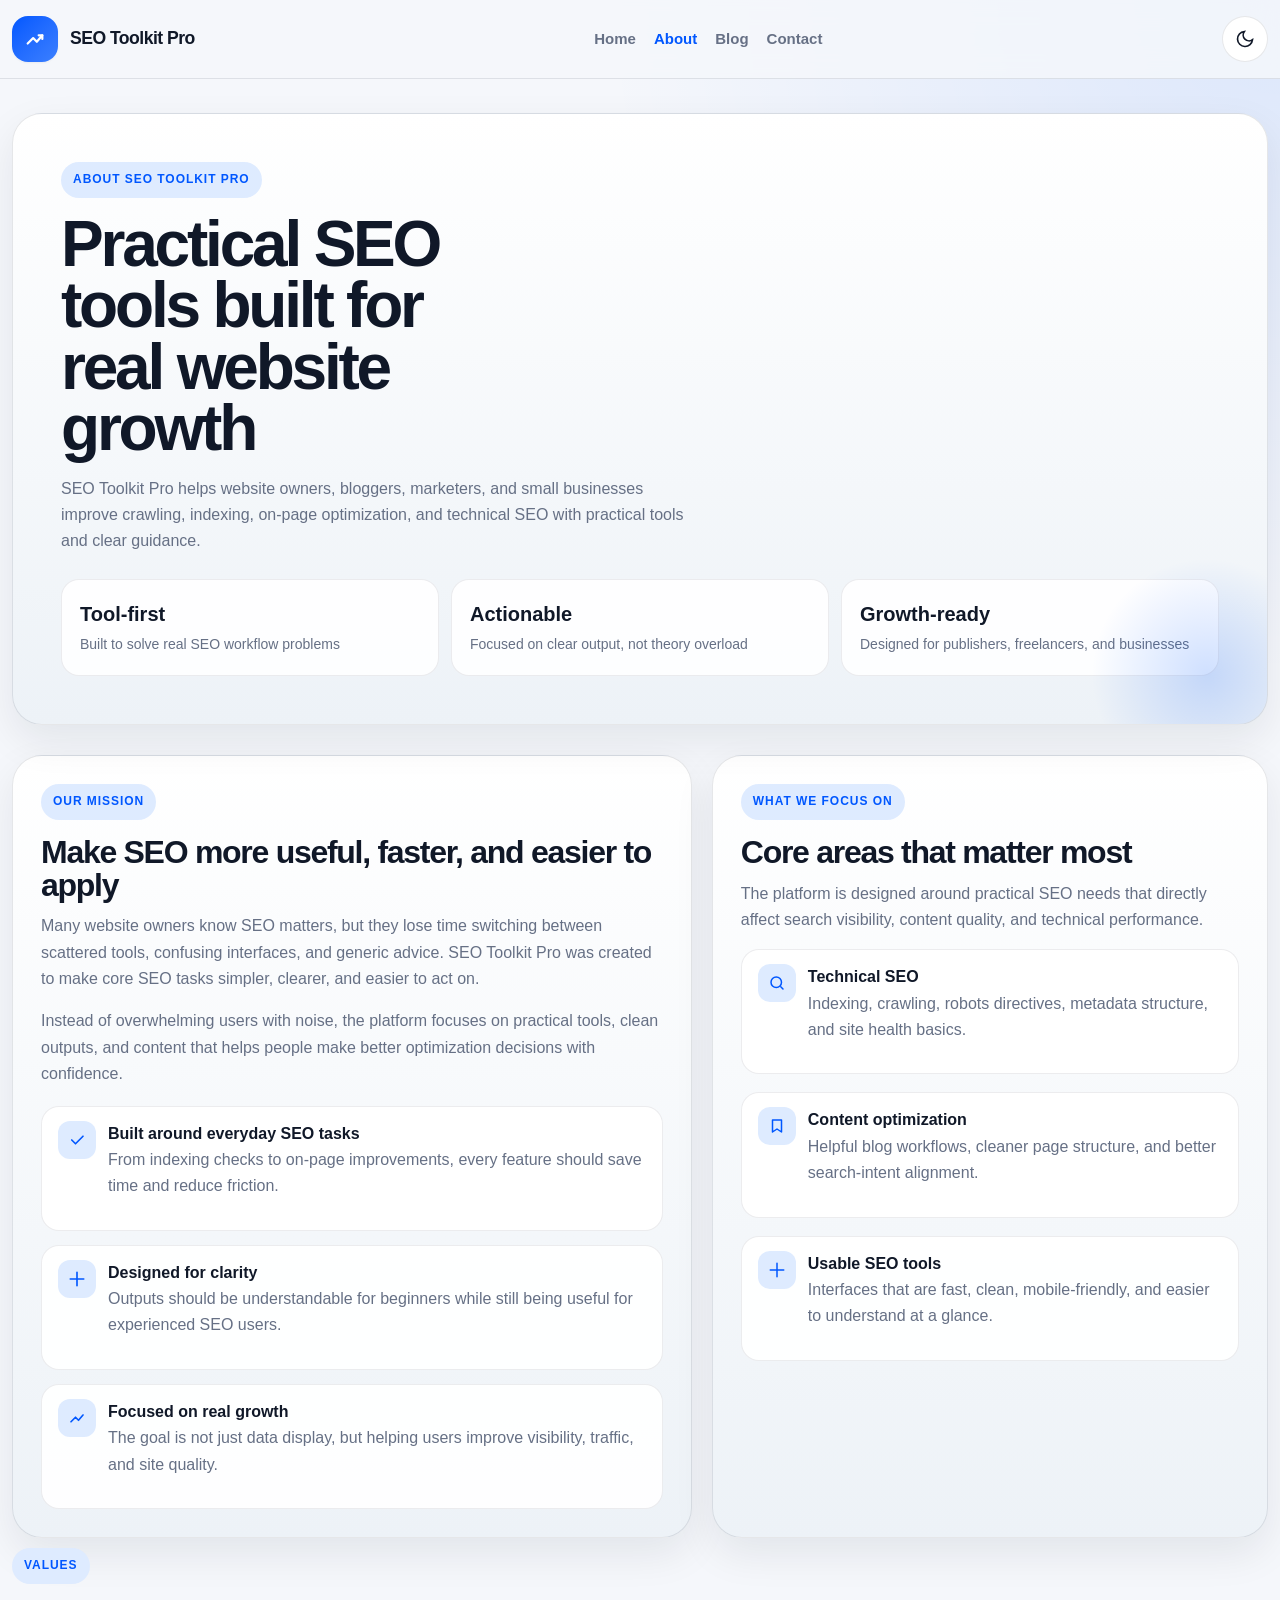
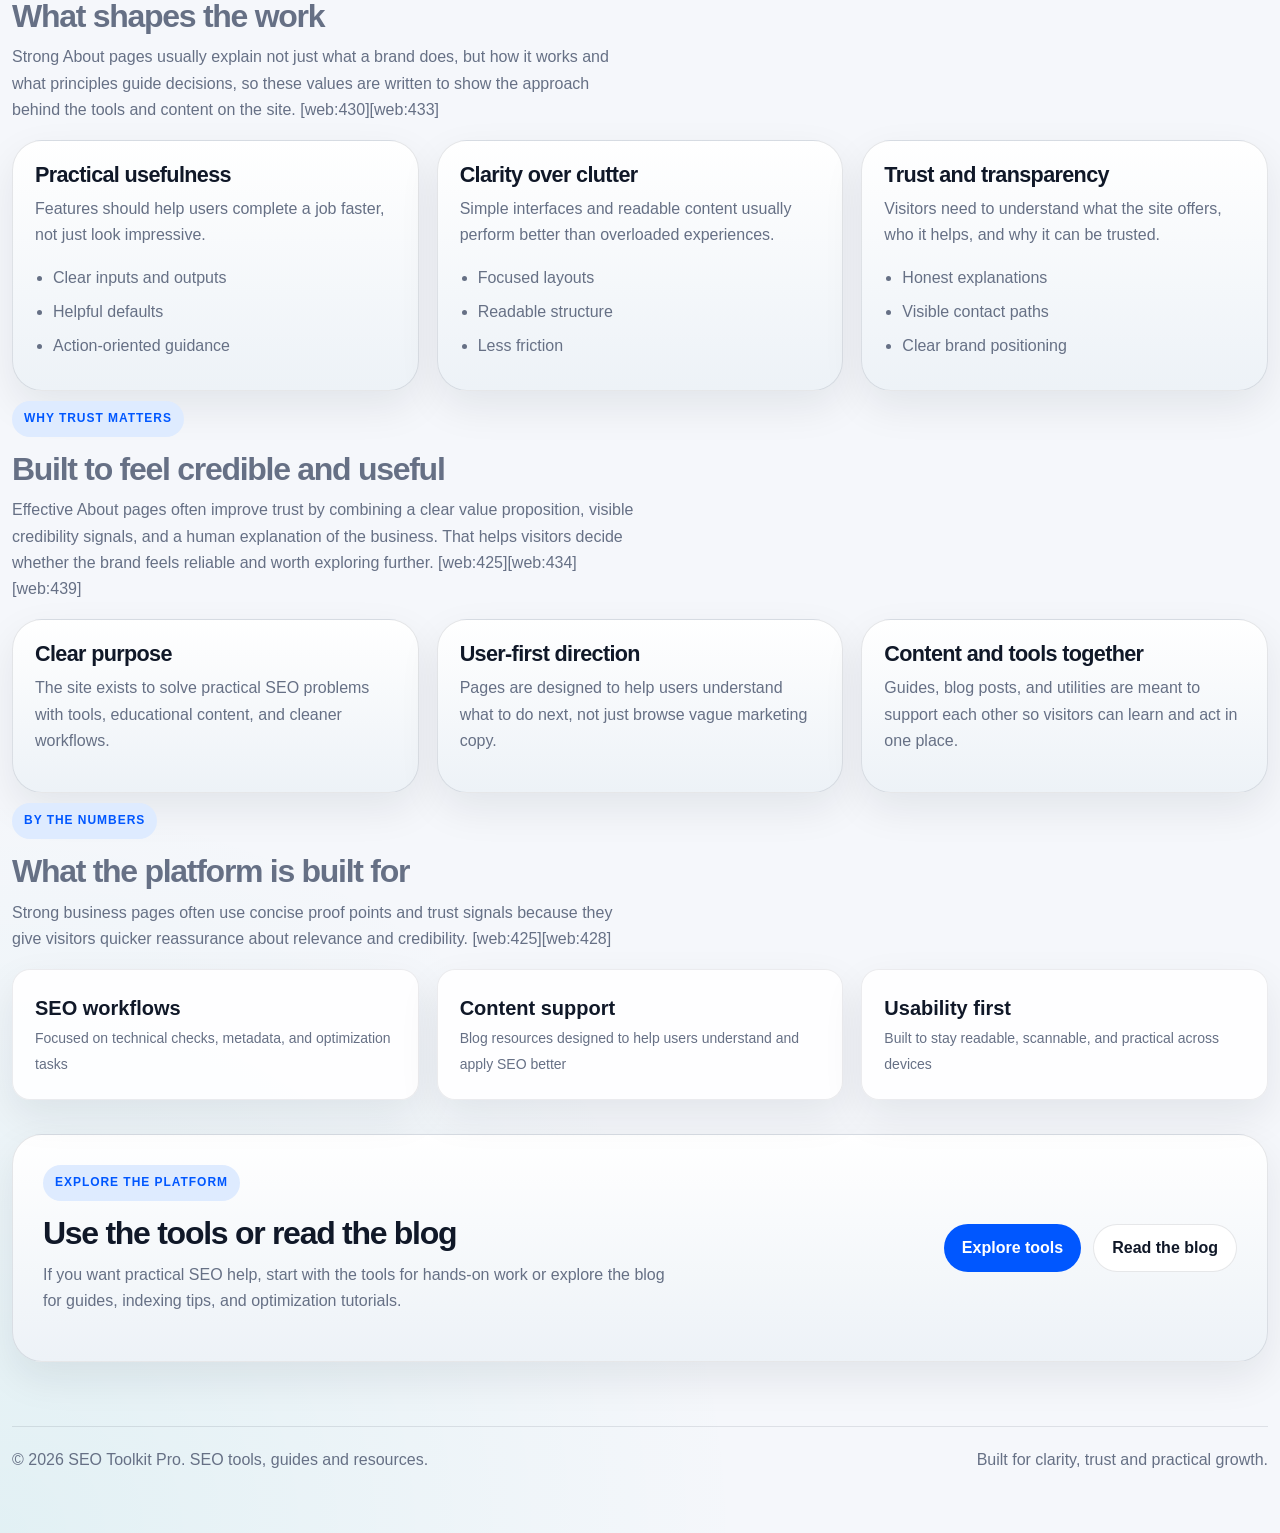
<file: about.html>
<!DOCTYPE html>
<html lang="en" data-theme="light">
<head>
  <meta charset="UTF-8">
  <meta name="viewport" content="width=device-width, initial-scale=1.0">
  <title>About SEO Toolkit Pro | SEO Tools, Guides and Resources</title>
  <meta name="description" content="Learn about SEO Toolkit Pro, our mission, our approach to practical SEO tools, and how we help website owners improve crawling, indexing, and search visibility.">
  <meta name="robots" content="index,follow">
  <meta property="og:type" content="website">
  <meta property="og:title" content="About SEO Toolkit Pro">
  <meta property="og:description" content="Learn about SEO Toolkit Pro, our mission, our approach to practical SEO tools, and how we help website owners improve crawling, indexing, and search visibility.">
  <meta property="og:url" content="https://yourdomain.com/about.html">
  <meta property="og:image" content="https://yourdomain.com/assets/about-cover.jpg">
  <link rel="preconnect" href="https://api.fontshare.com">
  <link href="https://api.fontshare.com/v2/css?f[]=general-sans@400,500,600,700&f[]=cabinet-grotesk@500,700,800&display=swap" rel="stylesheet">
  <style>
    :root,
    [data-theme="light"] {
      --font-body: 'General Sans', sans-serif;
      --font-display: 'Cabinet Grotesk', sans-serif;
      --bg: #f5f7fb;
      --surface: #ffffff;
      --surface-2: #edf2f7;
      --line: #d9e2ec;
      --text: #101828;
      --muted: #667085;
      --primary: #0057ff;
      --primary-soft: #deebff;
      --success: #0f9d58;
      --radius-sm: 12px;
      --radius-md: 18px;
      --radius-lg: 24px;
      --radius-xl: 30px;
      --shadow-sm: 0 1px 2px rgba(15, 23, 42, 0.05);
      --shadow-md: 0 16px 40px rgba(15, 23, 42, 0.08);
      --shadow-lg: 0 28px 70px rgba(15, 23, 42, 0.12);
      --container: 1280px;
      --header-h: 78px;
      --transition: 220ms cubic-bezier(.16, 1, .3, 1);
    }

    [data-theme="dark"] {
      --bg: #0e1117;
      --surface: #141a22;
      --surface-2: #1b2330;
      --line: #2a3544;
      --text: #edf2f7;
      --muted: #98a5b3;
      --primary: #76a5ff;
      --primary-soft: #1b2a47;
      --success: #36c275;
      --shadow-sm: 0 1px 2px rgba(0, 0, 0, 0.28);
      --shadow-md: 0 16px 40px rgba(0, 0, 0, 0.36);
      --shadow-lg: 0 28px 70px rgba(0, 0, 0, 0.46);
    }

    * { box-sizing: border-box; }
    html { scroll-behavior: smooth; -webkit-text-size-adjust: 100%; }
    body {
      margin: 0;
      min-height: 100vh;
      font-family: var(--font-body);
      color: var(--text);
      background:
        radial-gradient(circle at top right, rgba(0, 87, 255, .10), transparent 20%),
        radial-gradient(circle at left bottom, rgba(0, 163, 163, .08), transparent 22%),
        var(--bg);
      line-height: 1.65;
    }

    a { color: inherit; text-decoration: none; }
    img, svg { display: block; max-width: 100%; height: auto; }
    button { font: inherit; }

    .skip-link {
      position: absolute;
      left: -9999px;
      top: 12px;
      z-index: 999;
      background: var(--primary);
      color: #fff;
      padding: 12px 14px;
      border-radius: var(--radius-sm);
    }
    .skip-link:focus { left: 12px; }

    .container {
      width: min(calc(100% - 24px), var(--container));
      margin-inline: auto;
    }

    .site-header {
      position: sticky;
      top: 0;
      z-index: 220;
      backdrop-filter: blur(14px);
      background: color-mix(in srgb, var(--bg) 84%, transparent);
      border-bottom: 1px solid color-mix(in srgb, var(--text) 10%, transparent);
      transition: transform var(--transition);
    }

    .header-inner {
      min-height: var(--header-h);
      display: flex;
      align-items: center;
      justify-content: space-between;
      gap: 16px;
    }

    .brand {
      display: inline-flex;
      align-items: center;
      gap: 12px;
      font-weight: 700;
      flex-shrink: 0;
    }

    .brand-mark {
      width: 46px;
      height: 46px;
      border-radius: 16px;
      display: grid;
      place-items: center;
      color: #fff;
      background: linear-gradient(135deg, var(--primary), color-mix(in srgb, var(--primary) 60%, #94bbff));
      box-shadow: var(--shadow-sm);
    }

    .brand-name {
      font-family: var(--font-display);
      font-size: 1.1rem;
      letter-spacing: -0.03em;
    }

    .desktop-nav {
      display: flex;
      align-items: center;
      gap: 18px;
      flex-wrap: wrap;
    }

    .desktop-nav a {
      color: var(--muted);
      font-size: 15px;
      font-weight: 600;
      transition: color var(--transition);
    }

    .desktop-nav a:hover,
    .desktop-nav a.active { color: var(--primary); }

    .header-actions {
      display: flex;
      align-items: center;
      gap: 10px;
    }

    .icon-btn,
    .menu-btn {
      width: 46px;
      height: 46px;
      border-radius: 999px;
      border: 1px solid color-mix(in srgb, var(--text) 10%, transparent);
      background: var(--surface);
      color: var(--text);
      display: grid;
      place-items: center;
      cursor: pointer;
      transition: transform var(--transition), border-color var(--transition);
    }

    .icon-btn:hover,
    .menu-btn:hover {
      transform: translateY(-2px);
      border-color: color-mix(in srgb, var(--primary) 30%, var(--line));
    }

    .menu-btn { display: none; }

    .mobile-nav {
      position: fixed;
      inset: 0;
      z-index: 320;
      opacity: 0;
      pointer-events: none;
      transition: opacity var(--transition);
    }

    .mobile-nav.open {
      opacity: 1;
      pointer-events: auto;
    }

    .mobile-nav-backdrop {
      position: absolute;
      inset: 0;
      background: rgba(0, 0, 0, .48);
    }

    .mobile-nav-panel {
      position: absolute;
      top: 0;
      right: 0;
      width: min(88vw, 360px);
      height: 100%;
      background: var(--surface);
      border-left: 1px solid color-mix(in srgb, var(--text) 10%, transparent);
      box-shadow: var(--shadow-lg);
      padding: 22px;
      transform: translateX(100%);
      transition: transform var(--transition);
      display: flex;
      flex-direction: column;
      gap: 18px;
    }

    .mobile-nav.open .mobile-nav-panel { transform: translateX(0); }

    .mobile-top {
      display: flex;
      align-items: center;
      justify-content: space-between;
    }

    .mobile-links {
      display: grid;
      gap: 8px;
    }

    .mobile-links a {
      padding: 14px 16px;
      border-radius: 16px;
      background: color-mix(in srgb, var(--bg) 40%, var(--surface));
      border: 1px solid color-mix(in srgb, var(--text) 8%, transparent);
      font-weight: 600;
    }

    .mobile-links a.active {
      background: var(--primary-soft);
      color: var(--primary);
    }

    .about-hero {
      padding: 34px 0 20px;
    }

    .hero-card,
    .story-card,
    .value-card,
    .stat-card,
    .trust-card,
    .cta-card {
      border-radius: var(--radius-xl);
      border: 1px solid color-mix(in srgb, var(--text) 10%, transparent);
      box-shadow: var(--shadow-md);
      background: linear-gradient(180deg, color-mix(in srgb, var(--surface) 98%, white 2%), var(--surface-2));
    }

    .hero-card {
      padding: clamp(26px, 4vw, 48px);
      position: relative;
      overflow: hidden;
    }

    .hero-card::after {
      content: "";
      position: absolute;
      right: -60px;
      bottom: -70px;
      width: 240px;
      height: 240px;
      border-radius: 50%;
      background: radial-gradient(circle, rgba(0, 87, 255, .18), transparent 68%);
    }

    .eyebrow {
      display: inline-flex;
      align-items: center;
      padding: 8px 12px;
      border-radius: 999px;
      font-size: 12px;
      text-transform: uppercase;
      letter-spacing: .08em;
      font-weight: 800;
      color: var(--primary);
      background: var(--primary-soft);
      margin-bottom: 16px;
    }

    h1, h2, h3, h4, p { margin-top: 0; }

    h1 {
      font-family: var(--font-display);
      font-size: clamp(2.5rem, 5vw, 5rem);
      line-height: .96;
      letter-spacing: -0.05em;
      margin-bottom: 16px;
      max-width: 11ch;
    }

    h2 {
      font-family: var(--font-display);
      font-size: clamp(1.7rem, 2.5vw, 2.7rem);
      line-height: 1.02;
      letter-spacing: -0.04em;
      margin-bottom: 12px;
    }

    h3 {
      font-family: var(--font-display);
      font-size: 1.35rem;
      line-height: 1.08;
      letter-spacing: -0.03em;
      margin-bottom: 10px;
    }

    .lead,
    .section-intro,
    .story-card p,
    .value-card p,
    .trust-card p,
    .cta-card p {
      color: var(--muted);
      max-width: 70ch;
    }

    .hero-meta {
      margin-top: 24px;
      display: grid;
      grid-template-columns: repeat(3, minmax(0, 1fr));
      gap: 12px;
    }

    .meta-box,
    .stat-card {
      padding: 18px;
      border-radius: 18px;
      background: color-mix(in srgb, var(--surface) 88%, transparent);
      border: 1px solid color-mix(in srgb, var(--text) 8%, transparent);
    }

    .meta-box strong,
    .stat-card strong {
      display: block;
      font-family: var(--font-display);
      font-size: 1.25rem;
    }

    .meta-box span,
    .stat-card span {
      color: var(--muted);
      font-size: 14px;
    }

    .about-section {
      padding: 10px 0 0;
    }

    .story-grid {
      display: grid;
      grid-template-columns: 1.1fr .9fr;
      gap: 20px;
      align-items: stretch;
    }

    .story-card {
      padding: 28px;
    }

    .highlight-list {
      display: grid;
      gap: 14px;
      margin-top: 18px;
    }

    .highlight-item {
      display: flex;
      gap: 12px;
      align-items: flex-start;
      padding: 14px 16px;
      border-radius: 18px;
      background: color-mix(in srgb, var(--surface) 92%, transparent);
      border: 1px solid color-mix(in srgb, var(--text) 8%, transparent);
    }

    .highlight-icon {
      width: 38px;
      height: 38px;
      border-radius: 12px;
      background: var(--primary-soft);
      color: var(--primary);
      display: grid;
      place-items: center;
      flex-shrink: 0;
    }

    .values-grid,
    .stats-grid,
    .trust-grid {
      display: grid;
      grid-template-columns: repeat(3, minmax(0, 1fr));
      gap: 18px;
    }

    .value-card,
    .stat-card,
    .trust-card {
      padding: 22px;
    }

    .value-card ul,
    .trust-card ul {
      margin: 12px 0 0;
      padding-left: 18px;
      color: var(--muted);
    }

    .value-card li,
    .trust-card li {
      margin-bottom: 8px;
    }

    .about-stack {
      display: grid;
      gap: 18px;
    }

    .cta-card {
      padding: 30px;
      display: flex;
      align-items: center;
      justify-content: space-between;
      gap: 20px;
      flex-wrap: wrap;
      margin: 24px 0 44px;
    }

    .cta-actions {
      display: flex;
      gap: 12px;
      flex-wrap: wrap;
    }

    .btn {
      min-height: 48px;
      padding: 0 18px;
      border-radius: 999px;
      display: inline-flex;
      align-items: center;
      justify-content: center;
      font-weight: 700;
      transition: transform var(--transition), border-color var(--transition), background var(--transition);
    }

    .btn-primary {
      background: var(--primary);
      color: #fff;
    }

    .btn-secondary {
      background: color-mix(in srgb, var(--surface) 96%, transparent);
      color: var(--text);
      border: 1px solid color-mix(in srgb, var(--text) 10%, transparent);
    }

    .btn:hover { transform: translateY(-2px); }

    .site-footer {
      padding: 20px 0 44px;
      color: var(--muted);
    }

    .footer-inner {
      border-top: 1px solid color-mix(in srgb, var(--text) 10%, transparent);
      padding-top: 20px;
      display: flex;
      justify-content: space-between;
      gap: 16px;
      flex-wrap: wrap;
    }

    a:focus-visible,
    button:focus-visible {
      outline: 2px solid var(--primary);
      outline-offset: 3px;
    }

    body.menu-open { overflow: hidden; }

    @media (max-width: 1120px) {
      .desktop-nav { display: none; }
      .menu-btn { display: grid; }
      .story-grid,
      .values-grid,
      .stats-grid,
      .trust-grid,
      .cta-card {
        grid-template-columns: 1fr;
      }
    }

    @media (max-width: 900px) {
      .hero-meta,
      .values-grid,
      .stats-grid,
      .trust-grid {
        grid-template-columns: 1fr;
      }
    }

    @media (prefers-reduced-motion: reduce) {
      *,
      *::before,
      *::after {
        animation: none !important;
        transition: none !important;
        scroll-behavior: auto !important;
      }
    }
  </style>
</head>
<body>
  <a href="#main-content" class="skip-link">Skip to content</a>

  <header class="site-header" id="siteHeader">
    <div class="container header-inner">
      <a href="./index.html" class="brand" aria-label="SEO Toolkit Pro home">
        <span class="brand-mark" aria-hidden="true">
          <svg width="22" height="22" viewBox="0 0 24 24" fill="none">
            <path d="M4 17L10 11L14 15L20 8" stroke="currentColor" stroke-width="2.4" stroke-linecap="round" stroke-linejoin="round"></path>
            <path d="M16 8H20V12" stroke="currentColor" stroke-width="2.4" stroke-linecap="round" stroke-linejoin="round"></path>
          </svg>
        </span>
        <span class="brand-name">SEO Toolkit Pro</span>
      </a>

      <nav class="desktop-nav" aria-label="Primary navigation">
        <a href="./index.html">Home</a>
        <a href="./about.html" class="active">About</a>
        <a href="./blog/index.php">Blog</a>
        <a href="./contact.html">Contact</a>
      </nav>

      <div class="header-actions">
        <button class="icon-btn" id="themeToggle" type="button" aria-label="Toggle theme">
          <svg width="20" height="20" viewBox="0 0 24 24" fill="none" stroke="currentColor" stroke-width="2">
            <path d="M21 12.79A9 9 0 1 1 11.21 3A7 7 0 0 0 21 12.79Z"></path>
          </svg>
        </button>
        <button class="menu-btn" id="menuToggle" type="button" aria-label="Open mobile menu" aria-expanded="false">
          <svg width="22" height="22" viewBox="0 0 24 24" fill="none" stroke="currentColor" stroke-width="2.2">
            <path d="M3 6H21M3 12H21M3 18H21" stroke-linecap="round"></path>
          </svg>
        </button>
      </div>
    </div>
  </header>

  <aside class="mobile-nav" id="mobileNav" aria-hidden="true">
    <div class="mobile-nav-backdrop" id="mobileBackdrop"></div>
    <div class="mobile-nav-panel" role="dialog" aria-modal="true" aria-label="Mobile menu">
      <div class="mobile-top">
        <strong>Navigation</strong>
        <button class="icon-btn" id="menuClose" type="button" aria-label="Close mobile menu">✕</button>
      </div>
      <nav class="mobile-links" aria-label="Mobile navigation">
        <a href="./index.html">Home</a>
        <a href="./about.html" class="active">About</a>
        <a href="./blog/index.php">Blog</a>
        <a href="./contact.html">Contact</a>
      </nav>
    </div>
  </aside>

  <main id="main-content" class="container">
    <section class="about-hero">
      <div class="hero-card">
        <span class="eyebrow">About SEO Toolkit Pro</span>
        <h1>Practical SEO tools built for real website growth</h1>
        <p class="lead">
          SEO Toolkit Pro helps website owners, bloggers, marketers, and small businesses improve crawling, indexing, on-page optimization, and technical SEO with practical tools and clear guidance.
        </p>

        <div class="hero-meta">
          <div class="meta-box">
            <strong>Tool-first</strong>
            <span>Built to solve real SEO workflow problems</span>
          </div>
          <div class="meta-box">
            <strong>Actionable</strong>
            <span>Focused on clear output, not theory overload</span>
          </div>
          <div class="meta-box">
            <strong>Growth-ready</strong>
            <span>Designed for publishers, freelancers, and businesses</span>
          </div>
        </div>
      </div>
    </section>

    <section class="about-section">
      <div class="story-grid">
        <article class="story-card">
          <span class="eyebrow">Our mission</span>
          <h2>Make SEO more useful, faster, and easier to apply</h2>
          <p>
            Many website owners know SEO matters, but they lose time switching between scattered tools, confusing interfaces, and generic advice. SEO Toolkit Pro was created to make core SEO tasks simpler, clearer, and easier to act on.
          </p>
          <p>
            Instead of overwhelming users with noise, the platform focuses on practical tools, clean outputs, and content that helps people make better optimization decisions with confidence.
          </p>

          <div class="highlight-list">
            <div class="highlight-item">
              <div class="highlight-icon">
                <svg width="18" height="18" viewBox="0 0 24 24" fill="none">
                  <path d="M5 12L10 17L20 7" stroke="currentColor" stroke-width="2.2" stroke-linecap="round" stroke-linejoin="round"></path>
                </svg>
              </div>
              <div>
                <strong>Built around everyday SEO tasks</strong>
                <p>From indexing checks to on-page improvements, every feature should save time and reduce friction.</p>
              </div>
            </div>

            <div class="highlight-item">
              <div class="highlight-icon">
                <svg width="18" height="18" viewBox="0 0 24 24" fill="none">
                  <path d="M12 3V21M3 12H21" stroke="currentColor" stroke-width="2.2" stroke-linecap="round"></path>
                </svg>
              </div>
              <div>
                <strong>Designed for clarity</strong>
                <p>Outputs should be understandable for beginners while still being useful for experienced SEO users.</p>
              </div>
            </div>

            <div class="highlight-item">
              <div class="highlight-icon">
                <svg width="18" height="18" viewBox="0 0 24 24" fill="none">
                  <path d="M4 17L10 11L14 15L20 8" stroke="currentColor" stroke-width="2.2" stroke-linecap="round" stroke-linejoin="round"></path>
                </svg>
              </div>
              <div>
                <strong>Focused on real growth</strong>
                <p>The goal is not just data display, but helping users improve visibility, traffic, and site quality.</p>
              </div>
            </div>
          </div>
        </article>

        <article class="story-card">
          <span class="eyebrow">What we focus on</span>
          <h2>Core areas that matter most</h2>
          <p class="section-intro">
            The platform is designed around practical SEO needs that directly affect search visibility, content quality, and technical performance.
          </p>

          <div class="about-stack">
            <div class="highlight-item">
              <div class="highlight-icon">
                <svg width="18" height="18" viewBox="0 0 24 24" fill="none">
                  <circle cx="11" cy="11" r="7" stroke="currentColor" stroke-width="2"></circle>
                  <path d="M20 20L17 17" stroke="currentColor" stroke-width="2" stroke-linecap="round"></path>
                </svg>
              </div>
              <div>
                <strong>Technical SEO</strong>
                <p>Indexing, crawling, robots directives, metadata structure, and site health basics.</p>
              </div>
            </div>

            <div class="highlight-item">
              <div class="highlight-icon">
                <svg width="18" height="18" viewBox="0 0 24 24" fill="none">
                  <path d="M6 4H18V20L12 16L6 20V4Z" stroke="currentColor" stroke-width="2" stroke-linejoin="round"></path>
                </svg>
              </div>
              <div>
                <strong>Content optimization</strong>
                <p>Helpful blog workflows, cleaner page structure, and better search-intent alignment.</p>
              </div>
            </div>

            <div class="highlight-item">
              <div class="highlight-icon">
                <svg width="18" height="18" viewBox="0 0 24 24" fill="none">
                  <path d="M3 12H21M12 3V21" stroke="currentColor" stroke-width="2" stroke-linecap="round"></path>
                </svg>
              </div>
              <div>
                <strong>Usable SEO tools</strong>
                <p>Interfaces that are fast, clean, mobile-friendly, and easier to understand at a glance.</p>
              </div>
            </div>
          </div>
        </article>
      </div>
    </section>

    <section class="about-section">
      <div class="section-intro">
        <span class="eyebrow">Values</span>
        <h2>What shapes the work</h2>
        <p class="section-intro">
          Strong About pages usually explain not just what a brand does, but how it works and what principles guide decisions, so these values are written to show the approach behind the tools and content on the site. [web:430][web:433]
        </p>
      </div>

      <div class="values-grid">
        <article class="value-card">
          <h3>Practical usefulness</h3>
          <p>Features should help users complete a job faster, not just look impressive.</p>
          <ul>
            <li>Clear inputs and outputs</li>
            <li>Helpful defaults</li>
            <li>Action-oriented guidance</li>
          </ul>
        </article>

        <article class="value-card">
          <h3>Clarity over clutter</h3>
          <p>Simple interfaces and readable content usually perform better than overloaded experiences.</p>
          <ul>
            <li>Focused layouts</li>
            <li>Readable structure</li>
            <li>Less friction</li>
          </ul>
        </article>

        <article class="value-card">
          <h3>Trust and transparency</h3>
          <p>Visitors need to understand what the site offers, who it helps, and why it can be trusted.</p>
          <ul>
            <li>Honest explanations</li>
            <li>Visible contact paths</li>
            <li>Clear brand positioning</li>
          </ul>
        </article>
      </div>
    </section>

    <section class="about-section">
      <div class="section-intro">
        <span class="eyebrow">Why trust matters</span>
        <h2>Built to feel credible and useful</h2>
        <p class="section-intro">
          Effective About pages often improve trust by combining a clear value proposition, visible credibility signals, and a human explanation of the business. That helps visitors decide whether the brand feels reliable and worth exploring further. [web:425][web:434][web:439]
        </p>
      </div>

      <div class="trust-grid">
        <article class="trust-card">
          <h3>Clear purpose</h3>
          <p>The site exists to solve practical SEO problems with tools, educational content, and cleaner workflows.</p>
        </article>

        <article class="trust-card">
          <h3>User-first direction</h3>
          <p>Pages are designed to help users understand what to do next, not just browse vague marketing copy.</p>
        </article>

        <article class="trust-card">
          <h3>Content and tools together</h3>
          <p>Guides, blog posts, and utilities are meant to support each other so visitors can learn and act in one place.</p>
        </article>
      </div>
    </section>

    <section class="about-section">
      <div class="section-intro">
        <span class="eyebrow">By the numbers</span>
        <h2>What the platform is built for</h2>
        <p class="section-intro">
          Strong business pages often use concise proof points and trust signals because they give visitors quicker reassurance about relevance and credibility. [web:425][web:428]
        </p>
      </div>

      <div class="stats-grid">
        <article class="stat-card">
          <strong>SEO workflows</strong>
          <span>Focused on technical checks, metadata, and optimization tasks</span>
        </article>
        <article class="stat-card">
          <strong>Content support</strong>
          <span>Blog resources designed to help users understand and apply SEO better</span>
        </article>
        <article class="stat-card">
          <strong>Usability first</strong>
          <span>Built to stay readable, scannable, and practical across devices</span>
        </article>
      </div>
    </section>

    <section class="about-section">
      <div class="cta-card">
        <div>
          <span class="eyebrow">Explore the platform</span>
          <h2>Use the tools or read the blog</h2>
          <p>
            If you want practical SEO help, start with the tools for hands-on work or explore the blog for guides, indexing tips, and optimization tutorials.
          </p>
        </div>

        <div class="cta-actions">
          <a class="btn btn-primary" href="./index.html">Explore tools</a>
          <a class="btn btn-secondary" href="./blog/index.php">Read the blog</a>
        </div>
      </div>
    </section>
  </main>

  <footer class="site-footer">
    <div class="container footer-inner">
      <p>© 2026 SEO Toolkit Pro. SEO tools, guides and resources.</p>
      <p>Built for clarity, trust and practical growth.</p>
    </div>
  </footer>

  <script>
    (function () {
      const root = document.documentElement;
      const themeToggle = document.getElementById('themeToggle');
      const menuToggle = document.getElementById('menuToggle');
      const menuClose = document.getElementById('menuClose');
      const mobileNav = document.getElementById('mobileNav');
      const mobileBackdrop = document.getElementById('mobileBackdrop');

      let theme = window.matchMedia('(prefers-color-scheme: dark)').matches ? 'dark' : 'light';
      root.setAttribute('data-theme', theme);

      function updateThemeIcon(mode) {
        themeToggle.innerHTML = mode === 'dark'
          ? '<svg width="20" height="20" viewBox="0 0 24 24" fill="none" stroke="currentColor" stroke-width="2"><circle cx="12" cy="12" r="5"></circle><path d="M12 1V3M12 21V23M4.22 4.22L5.64 5.64M18.36 18.36L19.78 19.78M1 12H3M21 12H23M4.22 19.78L5.64 18.36M18.36 5.64L19.78 4.22"></path></svg>'
          : '<svg width="20" height="20" viewBox="0 0 24 24" fill="none" stroke="currentColor" stroke-width="2"><path d="M21 12.79A9 9 0 1 1 11.21 3A7 7 0 0 0 21 12.79Z"></path></svg>';
      }

      updateThemeIcon(theme);

      themeToggle.addEventListener('click', function () {
        theme = theme === 'dark' ? 'light' : 'dark';
        root.setAttribute('data-theme', theme);
        updateThemeIcon(theme);
      });

      function openMenu() {
        mobileNav.classList.add('open');
        mobileNav.setAttribute('aria-hidden', 'false');
        menuToggle.setAttribute('aria-expanded', 'true');
        document.body.classList.add('menu-open');
      }

      function closeMenu() {
        mobileNav.classList.remove('open');
        mobileNav.setAttribute('aria-hidden', 'true');
        menuToggle.setAttribute('aria-expanded', 'false');
        document.body.classList.remove('menu-open');
      }

      menuToggle.addEventListener('click', openMenu);
      menuClose.addEventListener('click', closeMenu);
      mobileBackdrop.addEventListener('click', closeMenu);
    })();
  </script>
</body>
</html>
</file>
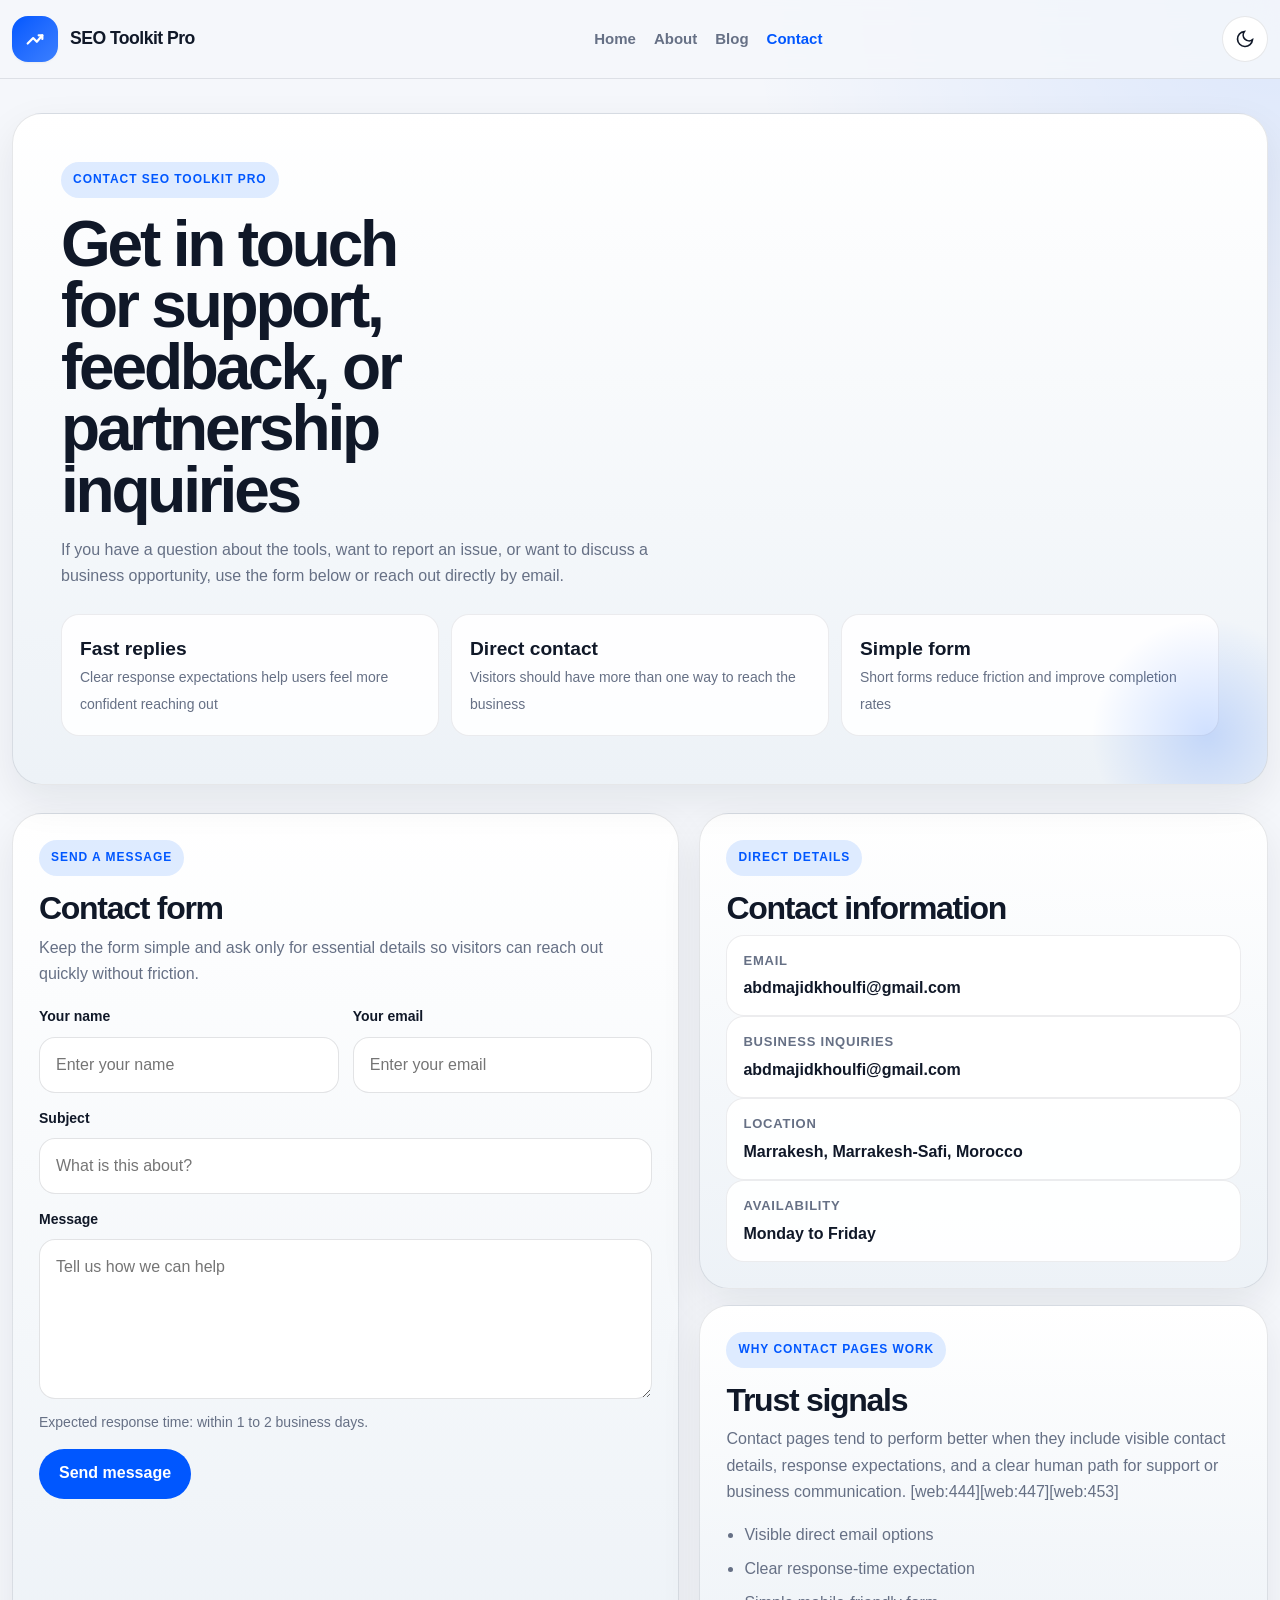
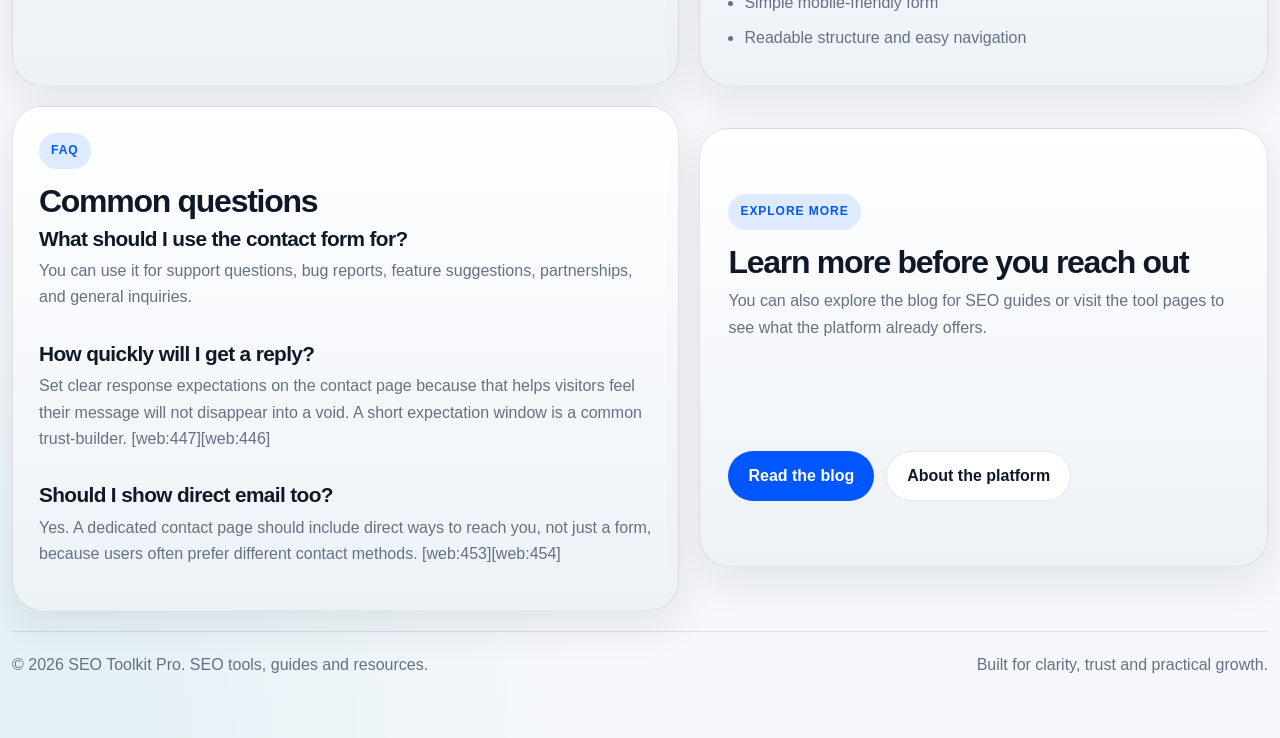
<file: contact.html>
<!DOCTYPE html>
<html lang="en" data-theme="light">
<head>
  <meta charset="UTF-8">
  <meta name="viewport" content="width=device-width, initial-scale=1.0">
  <title>Contact SEO Toolkit Pro | Get in Touch</title>
  <meta name="description" content="Contact SEO Toolkit Pro for support, questions, feedback, partnerships, or business inquiries. Reach out through the contact form or direct email.">
  <meta name="robots" content="index,follow">
  <meta property="og:type" content="website">
  <meta property="og:title" content="Contact SEO Toolkit Pro">
  <meta property="og:description" content="Contact SEO Toolkit Pro for support, questions, feedback, partnerships, or business inquiries.">
  <meta property="og:url" content="https://pfsrv.com/contact.html">
  <meta property="og:image" content="https://pfsrv.com/assets/images/og-default.png">
  <link rel="preconnect" href="https://api.fontshare.com">
  <link href="https://api.fontshare.com/v2/css?f[]=general-sans@400,500,600,700&f[]=cabinet-grotesk@500,700,800&display=swap" rel="stylesheet">
  <style>
    :root,
    [data-theme="light"] {
      --font-body: 'General Sans', sans-serif;
      --font-display: 'Cabinet Grotesk', sans-serif;
      --bg: #f5f7fb;
      --surface: #ffffff;
      --surface-2: #edf2f7;
      --line: #d9e2ec;
      --text: #101828;
      --muted: #667085;
      --primary: #0057ff;
      --primary-soft: #deebff;
      --success: #0f9d58;
      --radius-sm: 12px;
      --radius-md: 18px;
      --radius-lg: 24px;
      --radius-xl: 30px;
      --shadow-sm: 0 1px 2px rgba(15, 23, 42, 0.05);
      --shadow-md: 0 16px 40px rgba(15, 23, 42, 0.08);
      --shadow-lg: 0 28px 70px rgba(15, 23, 42, 0.12);
      --container: 1280px;
      --header-h: 78px;
      --transition: 220ms cubic-bezier(.16, 1, .3, 1);
    }

    [data-theme="dark"] {
      --bg: #0e1117;
      --surface: #141a22;
      --surface-2: #1b2330;
      --line: #2a3544;
      --text: #edf2f7;
      --muted: #98a5b3;
      --primary: #76a5ff;
      --primary-soft: #1b2a47;
      --success: #36c275;
      --shadow-sm: 0 1px 2px rgba(0, 0, 0, 0.28);
      --shadow-md: 0 16px 40px rgba(0, 0, 0, 0.36);
      --shadow-lg: 0 28px 70px rgba(0, 0, 0, 0.46);
    }

    * { box-sizing: border-box; }
    html { scroll-behavior: smooth; -webkit-text-size-adjust: 100%; }
    body {
      margin: 0;
      min-height: 100vh;
      font-family: var(--font-body);
      color: var(--text);
      background:
        radial-gradient(circle at top right, rgba(0, 87, 255, .10), transparent 20%),
        radial-gradient(circle at left bottom, rgba(0, 163, 163, .08), transparent 22%),
        var(--bg);
      line-height: 1.65;
    }

    a { color: inherit; text-decoration: none; }
    img, svg { display: block; max-width: 100%; height: auto; }
    button, input, textarea, select { font: inherit; }

    .skip-link {
      position: absolute;
      left: -9999px;
      top: 12px;
      z-index: 999;
      background: var(--primary);
      color: #fff;
      padding: 12px 14px;
      border-radius: var(--radius-sm);
    }
    .skip-link:focus { left: 12px; }

    .container {
      width: min(calc(100% - 24px), var(--container));
      margin-inline: auto;
    }

    .site-header {
      position: sticky;
      top: 0;
      z-index: 220;
      backdrop-filter: blur(14px);
      background: color-mix(in srgb, var(--bg) 84%, transparent);
      border-bottom: 1px solid color-mix(in srgb, var(--text) 10%, transparent);
      transition: transform var(--transition);
    }

    .header-inner {
      min-height: var(--header-h);
      display: flex;
      align-items: center;
      justify-content: space-between;
      gap: 16px;
    }

    .brand {
      display: inline-flex;
      align-items: center;
      gap: 12px;
      font-weight: 700;
      flex-shrink: 0;
    }

    .brand-mark {
      width: 46px;
      height: 46px;
      border-radius: 16px;
      display: grid;
      place-items: center;
      color: #fff;
      background: linear-gradient(135deg, var(--primary), color-mix(in srgb, var(--primary) 60%, #94bbff));
      box-shadow: var(--shadow-sm);
    }

    .brand-name {
      font-family: var(--font-display);
      font-size: 1.1rem;
      letter-spacing: -0.03em;
    }

    .desktop-nav {
      display: flex;
      align-items: center;
      gap: 18px;
      flex-wrap: wrap;
    }

    .desktop-nav a {
      color: var(--muted);
      font-size: 15px;
      font-weight: 600;
      transition: color var(--transition);
    }

    .desktop-nav a:hover,
    .desktop-nav a.active { color: var(--primary); }

    .header-actions {
      display: flex;
      align-items: center;
      gap: 10px;
    }

    .icon-btn,
    .menu-btn {
      width: 46px;
      height: 46px;
      border-radius: 999px;
      border: 1px solid color-mix(in srgb, var(--text) 10%, transparent);
      background: var(--surface);
      color: var(--text);
      display: grid;
      place-items: center;
      cursor: pointer;
      transition: transform var(--transition), border-color var(--transition);
    }

    .icon-btn:hover,
    .menu-btn:hover {
      transform: translateY(-2px);
      border-color: color-mix(in srgb, var(--primary) 30%, var(--line));
    }

    .menu-btn { display: none; }

    .mobile-nav {
      position: fixed;
      inset: 0;
      z-index: 320;
      opacity: 0;
      pointer-events: none;
      transition: opacity var(--transition);
    }

    .mobile-nav.open {
      opacity: 1;
      pointer-events: auto;
    }

    .mobile-nav-backdrop {
      position: absolute;
      inset: 0;
      background: rgba(0, 0, 0, .48);
    }

    .mobile-nav-panel {
      position: absolute;
      top: 0;
      right: 0;
      width: min(88vw, 360px);
      height: 100%;
      background: var(--surface);
      border-left: 1px solid color-mix(in srgb, var(--text) 10%, transparent);
      box-shadow: var(--shadow-lg);
      padding: 22px;
      transform: translateX(100%);
      transition: transform var(--transition);
      display: flex;
      flex-direction: column;
      gap: 18px;
    }

    .mobile-nav.open .mobile-nav-panel { transform: translateX(0); }

    .mobile-top {
      display: flex;
      align-items: center;
      justify-content: space-between;
    }

    .mobile-links {
      display: grid;
      gap: 8px;
    }

    .mobile-links a {
      padding: 14px 16px;
      border-radius: 16px;
      background: color-mix(in srgb, var(--bg) 40%, var(--surface));
      border: 1px solid color-mix(in srgb, var(--text) 8%, transparent);
      font-weight: 600;
    }

    .mobile-links a.active {
      background: var(--primary-soft);
      color: var(--primary);
    }

    .contact-hero {
      padding: 34px 0 18px;
    }

    .hero-card,
    .contact-card,
    .info-card,
    .faq-card,
    .cta-card {
      border-radius: var(--radius-xl);
      border: 1px solid color-mix(in srgb, var(--text) 10%, transparent);
      box-shadow: var(--shadow-md);
      background: linear-gradient(180deg, color-mix(in srgb, var(--surface) 98%, white 2%), var(--surface-2));
    }

    .hero-card {
      padding: clamp(26px, 4vw, 48px);
      position: relative;
      overflow: hidden;
    }

    .hero-card::after {
      content: "";
      position: absolute;
      right: -60px;
      bottom: -70px;
      width: 240px;
      height: 240px;
      border-radius: 50%;
      background: radial-gradient(circle, rgba(0, 87, 255, .18), transparent 68%);
    }

    .eyebrow {
      display: inline-flex;
      align-items: center;
      padding: 8px 12px;
      border-radius: 999px;
      font-size: 12px;
      text-transform: uppercase;
      letter-spacing: .08em;
      font-weight: 800;
      color: var(--primary);
      background: var(--primary-soft);
      margin-bottom: 16px;
    }

    h1, h2, h3, h4, p { margin-top: 0; }

    h1 {
      font-family: var(--font-display);
      font-size: clamp(2.5rem, 5vw, 5rem);
      line-height: .96;
      letter-spacing: -0.05em;
      margin-bottom: 16px;
      max-width: 11ch;
    }

    h2 {
      font-family: var(--font-display);
      font-size: clamp(1.7rem, 2.5vw, 2.5rem);
      line-height: 1.02;
      letter-spacing: -0.04em;
      margin-bottom: 10px;
    }

    h3 {
      font-family: var(--font-display);
      font-size: 1.3rem;
      line-height: 1.08;
      letter-spacing: -0.03em;
      margin-bottom: 10px;
    }

    .lead,
    .section-intro,
    .info-card p,
    .contact-card p,
    .faq-card p,
    .cta-card p {
      color: var(--muted);
      max-width: 72ch;
    }

    .hero-meta {
      margin-top: 24px;
      display: grid;
      grid-template-columns: repeat(3, minmax(0, 1fr));
      gap: 12px;
    }

    .meta-box {
      padding: 18px;
      border-radius: 18px;
      background: color-mix(in srgb, var(--surface) 88%, transparent);
      border: 1px solid color-mix(in srgb, var(--text) 8%, transparent);
    }

    .meta-box strong {
      display: block;
      font-family: var(--font-display);
      font-size: 1.2rem;
    }

    .meta-box span {
      color: var(--muted);
      font-size: 14px;
    }

    .contact-layout {
      display: grid;
      grid-template-columns: 1.08fr .92fr;
      gap: 20px;
      margin-top: 10px;
    }

    .contact-card,
    .info-card,
    .faq-card {
      padding: 26px;
    }

    .form-grid {
      display: grid;
      grid-template-columns: 1fr 1fr;
      gap: 14px;
      margin-top: 18px;
    }

    .field {
      display: grid;
      gap: 8px;
    }

    .field.full {
      grid-column: 1 / -1;
    }

    label {
      font-size: 14px;
      font-weight: 700;
    }

    input,
    textarea,
    select {
      width: 100%;
      border-radius: 16px;
      border: 1px solid color-mix(in srgb, var(--text) 12%, transparent);
      background: color-mix(in srgb, var(--surface) 96%, transparent);
      color: var(--text);
      padding: 14px 16px;
      outline: none;
    }

    textarea {
      min-height: 160px;
      resize: vertical;
    }

    input:focus,
    textarea:focus,
    select:focus {
      border-color: var(--primary);
      box-shadow: 0 0 0 4px color-mix(in srgb, var(--primary) 14%, transparent);
    }

    .form-note {
      margin-top: 12px;
      font-size: 14px;
      color: var(--muted);
    }

    .btn {
      min-height: 50px;
      padding: 0 20px;
      border-radius: 999px;
      display: inline-flex;
      align-items: center;
      justify-content: center;
      font-weight: 700;
      border: none;
      cursor: pointer;
      transition: transform var(--transition), opacity var(--transition);
    }

    .btn-primary {
      background: var(--primary);
      color: #fff;
    }

    .btn-secondary {
      background: color-mix(in srgb, var(--surface) 96%, transparent);
      color: var(--text);
      border: 1px solid color-mix(in srgb, var(--text) 10%, transparent);
    }

    .btn:hover { transform: translateY(-2px); }

    .info-stack,
    .faq-stack {
      display: grid;
      gap: 16px;
    }

    .contact-line {
      padding: 14px 16px;
      border-radius: 18px;
      background: color-mix(in srgb, var(--surface) 92%, transparent);
      border: 1px solid color-mix(in srgb, var(--text) 8%, transparent);
    }

    .contact-line span {
      display: block;
      font-size: 13px;
      color: var(--muted);
      margin-bottom: 4px;
      text-transform: uppercase;
      letter-spacing: .06em;
      font-weight: 800;
    }

    .contact-line strong,
    .contact-line a {
      font-size: 1rem;
      font-weight: 700;
      color: var(--text);
    }

    .trust-list {
      margin: 12px 0 0;
      padding-left: 18px;
      color: var(--muted);
    }

    .trust-list li { margin-bottom: 8px; }

    .faq-card h3 {
      margin-bottom: 8px;
    }

    .cta-card {
      margin: 22px 0 44px;
      padding: 28px;
      display: flex;
      align-items: center;
      justify-content: space-between;
      gap: 20px;
      flex-wrap: wrap;
    }

    .cta-actions {
      display: flex;
      gap: 12px;
      flex-wrap: wrap;
    }

    .site-footer {
      padding: 20px 0 44px;
      color: var(--muted);
    }

    .footer-inner {
      border-top: 1px solid color-mix(in srgb, var(--text) 10%, transparent);
      padding-top: 20px;
      display: flex;
      justify-content: space-between;
      gap: 16px;
      flex-wrap: wrap;
    }

    a:focus-visible,
    button:focus-visible,
    input:focus-visible,
    textarea:focus-visible,
    select:focus-visible {
      outline: 2px solid var(--primary);
      outline-offset: 3px;
    }

    body.menu-open { overflow: hidden; }

    @media (max-width: 1120px) {
      .desktop-nav { display: none; }
      .menu-btn { display: grid; }
      .contact-layout,
      .cta-card {
        grid-template-columns: 1fr;
      }
    }

    @media (max-width: 900px) {
      .hero-meta,
      .form-grid {
        grid-template-columns: 1fr;
      }
    }

    @media (prefers-reduced-motion: reduce) {
      *,
      *::before,
      *::after {
        animation: none !important;
        transition: none !important;
        scroll-behavior: auto !important;
      }
    }
  </style>
</head>
<body>
  <a href="#main-content" class="skip-link">Skip to content</a>

  <header class="site-header" id="siteHeader">
    <div class="container header-inner">
      <a href="/" class="brand" aria-label="PFSRV SEO home">
        <span class="brand-mark" aria-hidden="true">
          <svg width="22" height="22" viewBox="0 0 24 24" fill="none">
            <path d="M4 17L10 11L14 15L20 8" stroke="currentColor" stroke-width="2.4" stroke-linecap="round" stroke-linejoin="round"></path>
            <path d="M16 8H20V12" stroke="currentColor" stroke-width="2.4" stroke-linecap="round" stroke-linejoin="round"></path>
          </svg>
        </span>
        <span class="brand-name">SEO Toolkit Pro</span>
      </a>

      <nav class="desktop-nav" aria-label="Primary navigation">
        <a href="./index.html">Home</a>
        <a href="./about.html">About</a>
        <a href="./blog/index.php">Blog</a>
        <a href="./contact.html" class="active">Contact</a>
      </nav>

      <div class="header-actions">
        <button class="icon-btn" id="themeToggle" type="button" aria-label="Toggle theme">
          <svg width="20" height="20" viewBox="0 0 24 24" fill="none" stroke="currentColor" stroke-width="2">
            <path d="M21 12.79A9 9 0 1 1 11.21 3A7 7 0 0 0 21 12.79Z"></path>
          </svg>
        </button>
        <button class="menu-btn" id="menuToggle" type="button" aria-label="Open mobile menu" aria-expanded="false">
          <svg width="22" height="22" viewBox="0 0 24 24" fill="none" stroke="currentColor" stroke-width="2.2">
            <path d="M3 6H21M3 12H21M3 18H21" stroke-linecap="round"></path>
          </svg>
        </button>
      </div>
    </div>
  </header>

  <aside class="mobile-nav" id="mobileNav" aria-hidden="true">
    <div class="mobile-nav-backdrop" id="mobileBackdrop"></div>
    <div class="mobile-nav-panel" role="dialog" aria-modal="true" aria-label="Mobile menu">
      <div class="mobile-top">
        <strong>Navigation</strong>
        <button class="icon-btn" id="menuClose" type="button" aria-label="Close mobile menu">✕</button>
      </div>
      <nav class="mobile-links" aria-label="Mobile navigation">
        <a href="./index.html">Home</a>
        <a href="./about.html">About</a>
        <a href="./blog/index.php">Blog</a>
        <a href="./contact.html" class="active">Contact</a>
      </nav>
    </div>
  </aside>

  <main id="main-content" class="container">
    <section class="contact-hero">
      <div class="hero-card">
        <span class="eyebrow">Contact SEO Toolkit Pro</span>
        <h1>Get in touch for support, feedback, or partnership inquiries</h1>
        <p class="lead">
          If you have a question about the tools, want to report an issue, or want to discuss a business opportunity, use the form below or reach out directly by email.
        </p>

        <div class="hero-meta">
          <div class="meta-box">
            <strong>Fast replies</strong>
            <span>Clear response expectations help users feel more confident reaching out</span>
          </div>
          <div class="meta-box">
            <strong>Direct contact</strong>
            <span>Visitors should have more than one way to reach the business</span>
          </div>
          <div class="meta-box">
            <strong>Simple form</strong>
            <span>Short forms reduce friction and improve completion rates</span>
          </div>
        </div>
      </div>
    </section>

    <section class="contact-layout">
      <article class="contact-card">
        <span class="eyebrow">Send a message</span>
        <h2>Contact form</h2>
        <p>
          Keep the form simple and ask only for essential details so visitors can reach out quickly without friction.
        </p>

        <form action="#" method="post" class="contact-form">
          <div class="form-grid">
            <div class="field">
              <label for="name">Your name</label>
              <input id="name" name="name" type="text" placeholder="Enter your name" required>
            </div>

            <div class="field">
              <label for="email">Your email</label>
              <input id="email" name="email" type="email" placeholder="Enter your email" required>
            </div>

            <div class="field full">
              <label for="subject">Subject</label>
              <input id="subject" name="subject" type="text" placeholder="What is this about?" required>
            </div>

            <div class="field full">
              <label for="message">Message</label>
              <textarea id="message" name="message" placeholder="Tell us how we can help" required></textarea>
            </div>
          </div>

          <p class="form-note">Expected response time: within 1 to 2 business days.</p>

          <button class="btn btn-primary" type="submit">Send message</button>
        </form>
      </article>

      <div class="info-stack">
        <article class="info-card">
          <span class="eyebrow">Direct details</span>
          <h2>Contact information</h2>

          <div class="contact-line">
            <span>Email</span>
            <a href="mailto:abdmajidkhoulfi@gmail.com">abdmajidkhoulfi@gmail.com</a>
          </div>

          <div class="contact-line">
            <span>Business inquiries</span>
            <a href="mailto:abdmajidkhoulfi@gmail.com">abdmajidkhoulfi@gmail.com</a>
          </div>

          <div class="contact-line">
            <span>Location</span>
            <strong>Marrakesh, Marrakesh-Safi, Morocco</strong>
          </div>

          <div class="contact-line">
            <span>Availability</span>
            <strong>Monday to Friday</strong>
          </div>
        </article>

        <article class="info-card">
          <span class="eyebrow">Why contact pages work</span>
          <h2>Trust signals</h2>
          <p>
            Contact pages tend to perform better when they include visible contact details, response expectations, and a clear human path for support or business communication. [web:444][web:447][web:453]
          </p>
          <ul class="trust-list">
            <li>Visible direct email options</li>
            <li>Clear response-time expectation</li>
            <li>Simple mobile-friendly form</li>
            <li>Readable structure and easy navigation</li>
          </ul>
        </article>
      </div>
    </section>

    <section class="contact-layout" style="margin-top:20px;">
      <article class="faq-card">
        <span class="eyebrow">FAQ</span>
        <h2>Common questions</h2>

        <div class="faq-stack">
          <div>
            <h3>What should I use the contact form for?</h3>
            <p>You can use it for support questions, bug reports, feature suggestions, partnerships, and general inquiries.</p>
          </div>

          <div>
            <h3>How quickly will I get a reply?</h3>
            <p>Set clear response expectations on the contact page because that helps visitors feel their message will not disappear into a void. A short expectation window is a common trust-builder. [web:447][web:446]</p>
          </div>

          <div>
            <h3>Should I show direct email too?</h3>
            <p>Yes. A dedicated contact page should include direct ways to reach you, not just a form, because users often prefer different contact methods. [web:453][web:454]</p>
          </div>
        </div>
      </article>

      <article class="cta-card">
        <div>
          <span class="eyebrow">Explore more</span>
          <h2>Learn more before you reach out</h2>
          <p>
            You can also explore the blog for SEO guides or visit the tool pages to see what the platform already offers.
          </p>
        </div>

        <div class="cta-actions">
          <a class="btn btn-primary" href="./blog/index.php">Read the blog</a>
          <a class="btn btn-secondary" href="./about.html">About the platform</a>
        </div>
      </article>
    </section>
  </main>

  <footer class="site-footer">
    <div class="container footer-inner">
      <p>© 2026 SEO Toolkit Pro. SEO tools, guides and resources.</p>
      <p>Built for clarity, trust and practical growth.</p>
    </div>
  </footer>

  <script>
    (function () {
      const root = document.documentElement;
      const themeToggle = document.getElementById('themeToggle');
      const menuToggle = document.getElementById('menuToggle');
      const menuClose = document.getElementById('menuClose');
      const mobileNav = document.getElementById('mobileNav');
      const mobileBackdrop = document.getElementById('mobileBackdrop');

      let theme = window.matchMedia('(prefers-color-scheme: dark)').matches ? 'dark' : 'light';
      root.setAttribute('data-theme', theme);

      function updateThemeIcon(mode) {
        themeToggle.innerHTML = mode === 'dark'
          ? '<svg width="20" height="20" viewBox="0 0 24 24" fill="none" stroke="currentColor" stroke-width="2"><circle cx="12" cy="12" r="5"></circle><path d="M12 1V3M12 21V23M4.22 4.22L5.64 5.64M18.36 18.36L19.78 19.78M1 12H3M21 12H23M4.22 19.78L5.64 18.36M18.36 5.64L19.78 4.22"></path></svg>'
          : '<svg width="20" height="20" viewBox="0 0 24 24" fill="none" stroke="currentColor" stroke-width="2"><path d="M21 12.79A9 9 0 1 1 11.21 3A7 7 0 0 0 21 12.79Z"></path></svg>';
      }

      updateThemeIcon(theme);

      themeToggle.addEventListener('click', function () {
        theme = theme === 'dark' ? 'light' : 'dark';
        root.setAttribute('data-theme', theme);
        updateThemeIcon(theme);
      });

      function openMenu() {
        mobileNav.classList.add('open');
        mobileNav.setAttribute('aria-hidden', 'false');
        menuToggle.setAttribute('aria-expanded', 'true');
        document.body.classList.add('menu-open');
      }

      function closeMenu() {
        mobileNav.classList.remove('open');
        mobileNav.setAttribute('aria-hidden', 'true');
        menuToggle.setAttribute('aria-expanded', 'false');
        document.body.classList.remove('menu-open');
      }

      menuToggle.addEventListener('click', openMenu);
      menuClose.addEventListener('click', closeMenu);
      mobileBackdrop.addEventListener('click', closeMenu);
    })();
  </script>
</body>
</html>
</file>
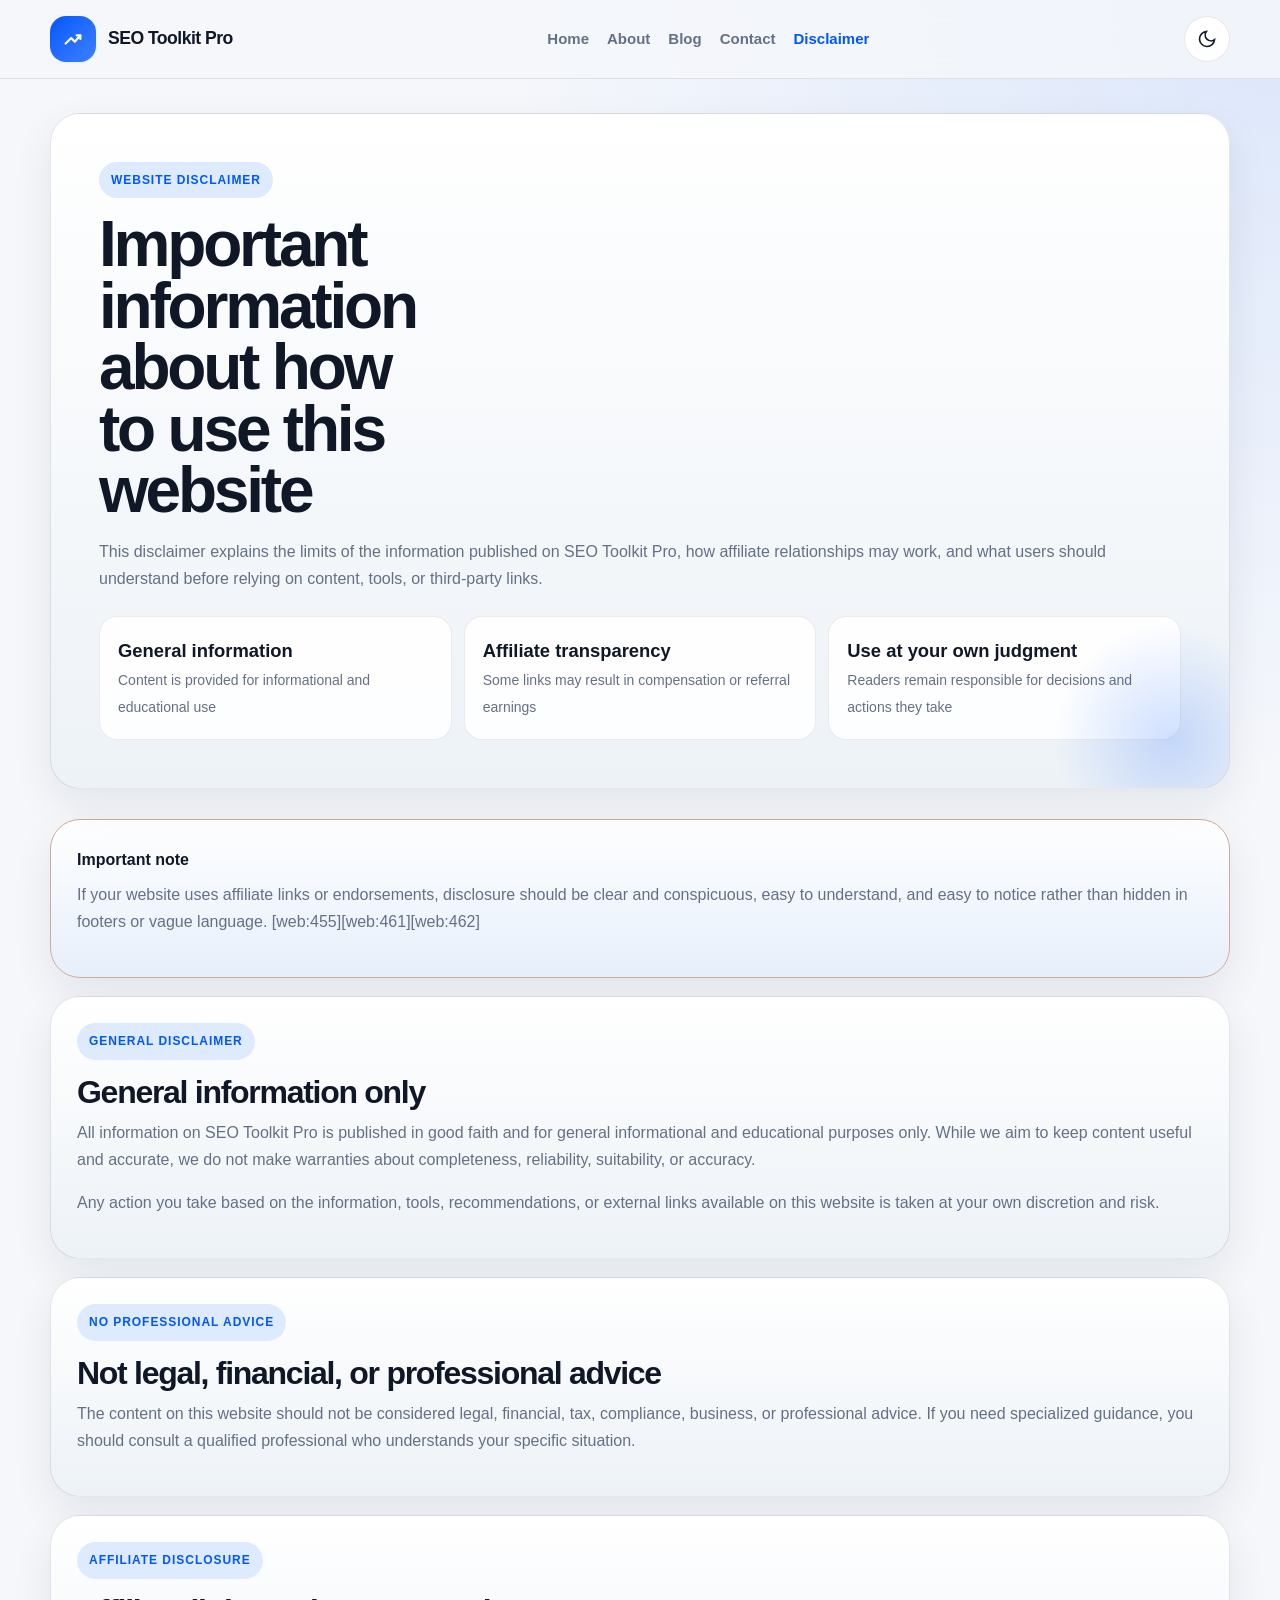
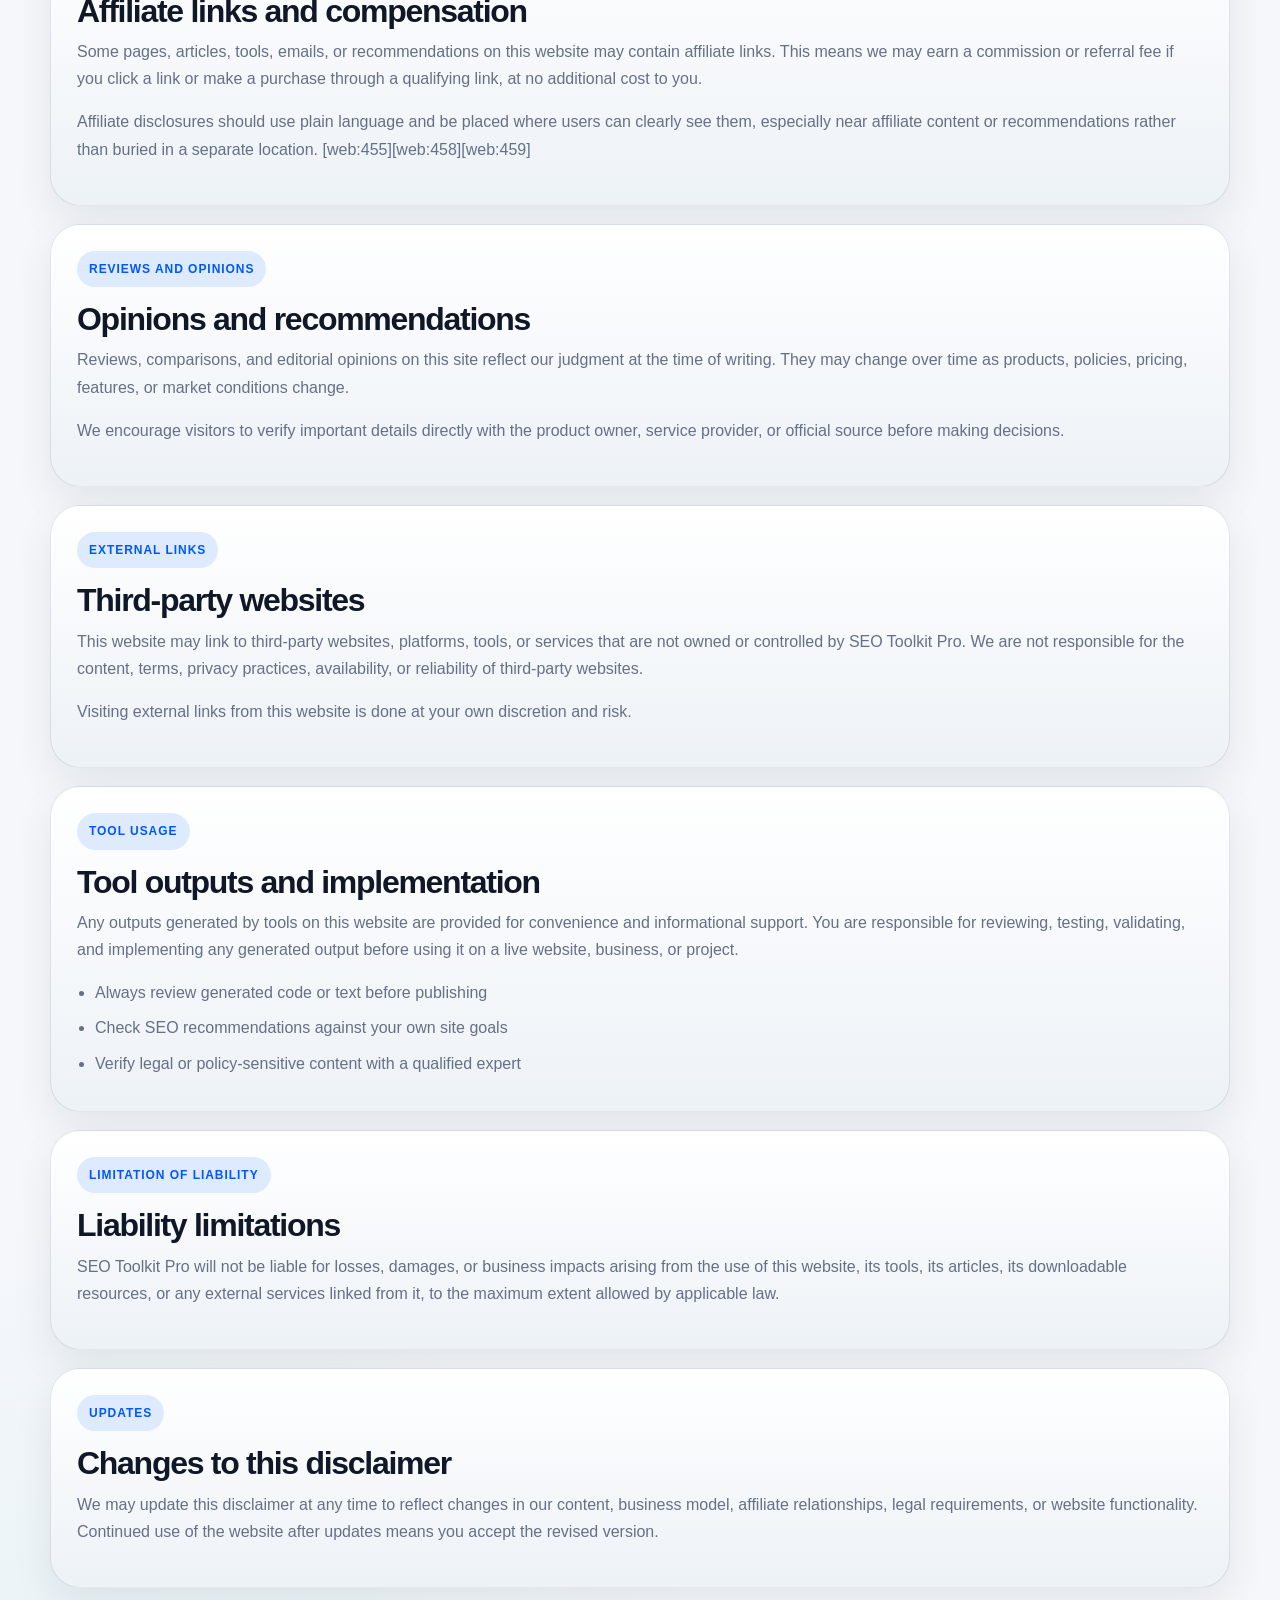
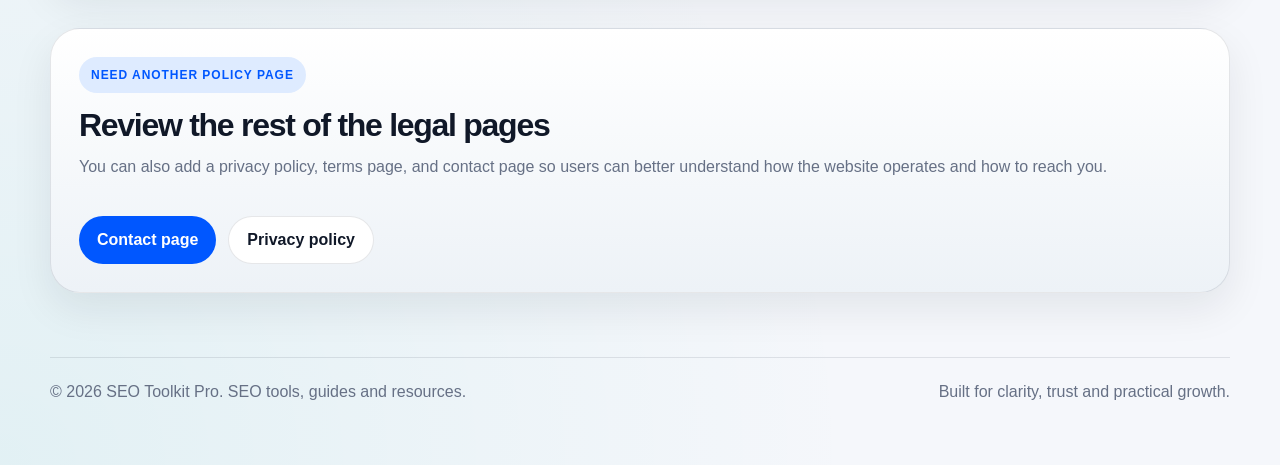
<file: disclaimer.html>
<!DOCTYPE html>
<html lang="en" data-theme="light">
<head>
  <meta charset="UTF-8">
  <meta name="viewport" content="width=device-width, initial-scale=1.0">
  <title>Disclaimer | SEO Toolkit Pro</title>
  <meta name="description" content="Read the SEO Toolkit Pro disclaimer covering general information, no professional advice, affiliate relationships, external links, and liability limitations.">
  <meta name="robots" content="index,follow">
  <meta property="og:type" content="website">
  <meta property="og:title" content="Disclaimer | SEO Toolkit Pro">
  <meta property="og:description" content="Read the SEO Toolkit Pro disclaimer covering general information, no professional advice, affiliate relationships, external links, and liability limitations.">
  <meta property="og:url" content="https://yourdomain.com/disclaimer.html">
  <meta property="og:image" content="https://yourdomain.com/assets/disclaimer-cover.jpg">
  <link rel="preconnect" href="https://api.fontshare.com">
  <link href="https://api.fontshare.com/v2/css?f[]=general-sans@400,500,600,700&f[]=cabinet-grotesk@500,700,800&display=swap" rel="stylesheet">
  <style>
    :root,
    [data-theme="light"] {
      --font-body: 'General Sans', sans-serif;
      --font-display: 'Cabinet Grotesk', sans-serif;
      --bg: #f5f7fb;
      --surface: #ffffff;
      --surface-2: #edf2f7;
      --line: #d9e2ec;
      --text: #101828;
      --muted: #667085;
      --primary: #0057ff;
      --primary-soft: #deebff;
      --warning: #b54708;
      --radius-sm: 12px;
      --radius-md: 18px;
      --radius-lg: 24px;
      --radius-xl: 30px;
      --shadow-sm: 0 1px 2px rgba(15, 23, 42, 0.05);
      --shadow-md: 0 16px 40px rgba(15, 23, 42, 0.08);
      --shadow-lg: 0 28px 70px rgba(15, 23, 42, 0.12);
      --container: 1180px;
      --header-h: 78px;
      --transition: 220ms cubic-bezier(.16, 1, .3, 1);
    }

    [data-theme="dark"] {
      --bg: #0e1117;
      --surface: #141a22;
      --surface-2: #1b2330;
      --line: #2a3544;
      --text: #edf2f7;
      --muted: #98a5b3;
      --primary: #76a5ff;
      --primary-soft: #1b2a47;
      --warning: #ffb86b;
      --shadow-sm: 0 1px 2px rgba(0, 0, 0, 0.28);
      --shadow-md: 0 16px 40px rgba(0, 0, 0, 0.36);
      --shadow-lg: 0 28px 70px rgba(0, 0, 0, 0.46);
    }

    * { box-sizing: border-box; }
    html { scroll-behavior: smooth; -webkit-text-size-adjust: 100%; }
    body {
      margin: 0;
      min-height: 100vh;
      font-family: var(--font-body);
      color: var(--text);
      background:
        radial-gradient(circle at top right, rgba(0, 87, 255, .10), transparent 20%),
        radial-gradient(circle at left bottom, rgba(0, 163, 163, .08), transparent 22%),
        var(--bg);
      line-height: 1.7;
    }

    a { color: inherit; text-decoration: none; }
    img, svg { display: block; max-width: 100%; height: auto; }
    button { font: inherit; }

    .skip-link {
      position: absolute;
      left: -9999px;
      top: 12px;
      z-index: 999;
      background: var(--primary);
      color: #fff;
      padding: 12px 14px;
      border-radius: var(--radius-sm);
    }
    .skip-link:focus { left: 12px; }

    .container {
      width: min(calc(100% - 24px), var(--container));
      margin-inline: auto;
    }

    .site-header {
      position: sticky;
      top: 0;
      z-index: 220;
      backdrop-filter: blur(14px);
      background: color-mix(in srgb, var(--bg) 84%, transparent);
      border-bottom: 1px solid color-mix(in srgb, var(--text) 10%, transparent);
      transition: transform var(--transition);
    }

    .header-inner {
      min-height: var(--header-h);
      display: flex;
      align-items: center;
      justify-content: space-between;
      gap: 16px;
    }

    .brand {
      display: inline-flex;
      align-items: center;
      gap: 12px;
      font-weight: 700;
      flex-shrink: 0;
    }

    .brand-mark {
      width: 46px;
      height: 46px;
      border-radius: 16px;
      display: grid;
      place-items: center;
      color: #fff;
      background: linear-gradient(135deg, var(--primary), color-mix(in srgb, var(--primary) 60%, #94bbff));
      box-shadow: var(--shadow-sm);
    }

    .brand-name {
      font-family: var(--font-display);
      font-size: 1.1rem;
      letter-spacing: -0.03em;
    }

    .desktop-nav {
      display: flex;
      align-items: center;
      gap: 18px;
      flex-wrap: wrap;
    }

    .desktop-nav a {
      color: var(--muted);
      font-size: 15px;
      font-weight: 600;
      transition: color var(--transition);
    }

    .desktop-nav a:hover,
    .desktop-nav a.active { color: var(--primary); }

    .header-actions {
      display: flex;
      align-items: center;
      gap: 10px;
    }

    .icon-btn,
    .menu-btn {
      width: 46px;
      height: 46px;
      border-radius: 999px;
      border: 1px solid color-mix(in srgb, var(--text) 10%, transparent);
      background: var(--surface);
      color: var(--text);
      display: grid;
      place-items: center;
      cursor: pointer;
      transition: transform var(--transition), border-color var(--transition);
    }

    .icon-btn:hover,
    .menu-btn:hover {
      transform: translateY(-2px);
      border-color: color-mix(in srgb, var(--primary) 30%, var(--line));
    }

    .menu-btn { display: none; }

    .mobile-nav {
      position: fixed;
      inset: 0;
      z-index: 320;
      opacity: 0;
      pointer-events: none;
      transition: opacity var(--transition);
    }

    .mobile-nav.open {
      opacity: 1;
      pointer-events: auto;
    }

    .mobile-nav-backdrop {
      position: absolute;
      inset: 0;
      background: rgba(0, 0, 0, .48);
    }

    .mobile-nav-panel {
      position: absolute;
      top: 0;
      right: 0;
      width: min(88vw, 360px);
      height: 100%;
      background: var(--surface);
      border-left: 1px solid color-mix(in srgb, var(--text) 10%, transparent);
      box-shadow: var(--shadow-lg);
      padding: 22px;
      transform: translateX(100%);
      transition: transform var(--transition);
      display: flex;
      flex-direction: column;
      gap: 18px;
    }

    .mobile-nav.open .mobile-nav-panel { transform: translateX(0); }

    .mobile-top {
      display: flex;
      align-items: center;
      justify-content: space-between;
    }

    .mobile-links {
      display: grid;
      gap: 8px;
    }

    .mobile-links a {
      padding: 14px 16px;
      border-radius: 16px;
      background: color-mix(in srgb, var(--bg) 40%, var(--surface));
      border: 1px solid color-mix(in srgb, var(--text) 8%, transparent);
      font-weight: 600;
    }

    .mobile-links a.active {
      background: var(--primary-soft);
      color: var(--primary);
    }

    .legal-hero {
      padding: 34px 0 18px;
    }

    .hero-card,
    .legal-card,
    .notice-card,
    .cta-card {
      border-radius: var(--radius-xl);
      border: 1px solid color-mix(in srgb, var(--text) 10%, transparent);
      box-shadow: var(--shadow-md);
      background: linear-gradient(180deg, color-mix(in srgb, var(--surface) 98%, white 2%), var(--surface-2));
    }

    .hero-card {
      padding: clamp(26px, 4vw, 48px);
      position: relative;
      overflow: hidden;
    }

    .hero-card::after {
      content: "";
      position: absolute;
      right: -60px;
      bottom: -70px;
      width: 240px;
      height: 240px;
      border-radius: 50%;
      background: radial-gradient(circle, rgba(0, 87, 255, .18), transparent 68%);
    }

    .eyebrow {
      display: inline-flex;
      align-items: center;
      padding: 8px 12px;
      border-radius: 999px;
      font-size: 12px;
      text-transform: uppercase;
      letter-spacing: .08em;
      font-weight: 800;
      color: var(--primary);
      background: var(--primary-soft);
      margin-bottom: 16px;
    }

    h1, h2, h3, p { margin-top: 0; }

    h1 {
      font-family: var(--font-display);
      font-size: clamp(2.5rem, 5vw, 5rem);
      line-height: .96;
      letter-spacing: -0.05em;
      margin-bottom: 16px;
      max-width: 10ch;
    }

    h2 {
      font-family: var(--font-display);
      font-size: clamp(1.55rem, 2.5vw, 2.3rem);
      line-height: 1.04;
      letter-spacing: -0.04em;
      margin-bottom: 10px;
    }

    .lead,
    .legal-card p,
    .legal-card li,
    .notice-card p,
    .cta-card p {
      color: var(--muted);
    }

    .hero-meta {
      margin-top: 24px;
      display: grid;
      grid-template-columns: repeat(3, minmax(0, 1fr));
      gap: 12px;
    }

    .meta-box {
      padding: 18px;
      border-radius: 18px;
      background: color-mix(in srgb, var(--surface) 88%, transparent);
      border: 1px solid color-mix(in srgb, var(--text) 8%, transparent);
    }

    .meta-box strong {
      display: block;
      font-family: var(--font-display);
      font-size: 1.15rem;
    }

    .meta-box span {
      color: var(--muted);
      font-size: 14px;
    }

    .legal-layout {
      display: grid;
      gap: 18px;
      margin-top: 12px;
    }

    .legal-card,
    .notice-card {
      padding: 26px;
    }

    .legal-card ul {
      padding-left: 18px;
      margin: 12px 0 0;
    }

    .legal-card li {
      margin-bottom: 8px;
    }

    .notice-card {
      border-color: color-mix(in srgb, var(--warning) 35%, var(--line));
      background: linear-gradient(180deg, color-mix(in srgb, var(--surface) 95%, white 5%), color-mix(in srgb, var(--primary-soft) 45%, var(--surface-2)));
    }

    .notice-card strong {
      display: block;
      margin-bottom: 8px;
      color: var(--text);
      font-size: 1rem;
    }

    .cta-card {
      margin: 22px 0 44px;
      padding: 28px;
      display: flex;
      align-items: center;
      justify-content: space-between;
      gap: 20px;
      flex-wrap: wrap;
    }

    .cta-actions {
      display: flex;
      gap: 12px;
      flex-wrap: wrap;
    }

    .btn {
      min-height: 48px;
      padding: 0 18px;
      border-radius: 999px;
      display: inline-flex;
      align-items: center;
      justify-content: center;
      font-weight: 700;
      transition: transform var(--transition), border-color var(--transition), background var(--transition);
    }

    .btn-primary {
      background: var(--primary);
      color: #fff;
    }

    .btn-secondary {
      background: color-mix(in srgb, var(--surface) 96%, transparent);
      color: var(--text);
      border: 1px solid color-mix(in srgb, var(--text) 10%, transparent);
    }

    .btn:hover { transform: translateY(-2px); }

    .site-footer {
      padding: 20px 0 44px;
      color: var(--muted);
    }

    .footer-inner {
      border-top: 1px solid color-mix(in srgb, var(--text) 10%, transparent);
      padding-top: 20px;
      display: flex;
      justify-content: space-between;
      gap: 16px;
      flex-wrap: wrap;
    }

    a:focus-visible,
    button:focus-visible {
      outline: 2px solid var(--primary);
      outline-offset: 3px;
    }

    body.menu-open { overflow: hidden; }

    @media (max-width: 1120px) {
      .desktop-nav { display: none; }
      .menu-btn { display: grid; }
      .cta-card { grid-template-columns: 1fr; }
    }

    @media (max-width: 900px) {
      .hero-meta { grid-template-columns: 1fr; }
    }

    @media (prefers-reduced-motion: reduce) {
      *,
      *::before,
      *::after {
        animation: none !important;
        transition: none !important;
        scroll-behavior: auto !important;
      }
    }
  </style>
</head>
<body>
  <a href="#main-content" class="skip-link">Skip to content</a>

  <header class="site-header">
    <div class="container header-inner">
      <a href="./index.html" class="brand" aria-label="SEO Toolkit Pro home">
        <span class="brand-mark" aria-hidden="true">
          <svg width="22" height="22" viewBox="0 0 24 24" fill="none">
            <path d="M4 17L10 11L14 15L20 8" stroke="currentColor" stroke-width="2.4" stroke-linecap="round" stroke-linejoin="round"></path>
            <path d="M16 8H20V12" stroke="currentColor" stroke-width="2.4" stroke-linecap="round" stroke-linejoin="round"></path>
          </svg>
        </span>
        <span class="brand-name">SEO Toolkit Pro</span>
      </a>

      <nav class="desktop-nav" aria-label="Primary navigation">
        <a href="./index.html">Home</a>
        <a href="./about.html">About</a>
        <a href="./blog/index.php">Blog</a>
        <a href="./contact.html">Contact</a>
        <a href="./disclaimer.html" class="active">Disclaimer</a>
      </nav>

      <div class="header-actions">
        <button class="icon-btn" id="themeToggle" type="button" aria-label="Toggle theme">
          <svg width="20" height="20" viewBox="0 0 24 24" fill="none" stroke="currentColor" stroke-width="2">
            <path d="M21 12.79A9 9 0 1 1 11.21 3A7 7 0 0 0 21 12.79Z"></path>
          </svg>
        </button>
        <button class="menu-btn" id="menuToggle" type="button" aria-label="Open mobile menu" aria-expanded="false">
          <svg width="22" height="22" viewBox="0 0 24 24" fill="none" stroke="currentColor" stroke-width="2.2">
            <path d="M3 6H21M3 12H21M3 18H21" stroke-linecap="round"></path>
          </svg>
        </button>
      </div>
    </div>
  </header>

  <aside class="mobile-nav" id="mobileNav" aria-hidden="true">
    <div class="mobile-nav-backdrop" id="mobileBackdrop"></div>
    <div class="mobile-nav-panel" role="dialog" aria-modal="true" aria-label="Mobile menu">
      <div class="mobile-top">
        <strong>Navigation</strong>
        <button class="icon-btn" id="menuClose" type="button" aria-label="Close mobile menu">✕</button>
      </div>
      <nav class="mobile-links" aria-label="Mobile navigation">
        <a href="./index.html">Home</a>
        <a href="./about.html">About</a>
        <a href="./blog/index.php">Blog</a>
        <a href="./contact.html">Contact</a>
        <a href="./disclaimer.html" class="active">Disclaimer</a>
      </nav>
    </div>
  </aside>

  <main id="main-content" class="container">
    <section class="legal-hero">
      <div class="hero-card">
        <span class="eyebrow">Website Disclaimer</span>
        <h1>Important information about how to use this website</h1>
        <p class="lead">
          This disclaimer explains the limits of the information published on SEO Toolkit Pro, how affiliate relationships may work, and what users should understand before relying on content, tools, or third-party links.
        </p>

        <div class="hero-meta">
          <div class="meta-box">
            <strong>General information</strong>
            <span>Content is provided for informational and educational use</span>
          </div>
          <div class="meta-box">
            <strong>Affiliate transparency</strong>
            <span>Some links may result in compensation or referral earnings</span>
          </div>
          <div class="meta-box">
            <strong>Use at your own judgment</strong>
            <span>Readers remain responsible for decisions and actions they take</span>
          </div>
        </div>
      </div>
    </section>

    <section class="legal-layout">
      <article class="notice-card">
        <strong>Important note</strong>
        <p>
          If your website uses affiliate links or endorsements, disclosure should be clear and conspicuous, easy to understand, and easy to notice rather than hidden in footers or vague language. [web:455][web:461][web:462]
        </p>
      </article>

      <article class="legal-card">
        <span class="eyebrow">General disclaimer</span>
        <h2>General information only</h2>
        <p>
          All information on SEO Toolkit Pro is published in good faith and for general informational and educational purposes only. While we aim to keep content useful and accurate, we do not make warranties about completeness, reliability, suitability, or accuracy.
        </p>
        <p>
          Any action you take based on the information, tools, recommendations, or external links available on this website is taken at your own discretion and risk.
        </p>
      </article>

      <article class="legal-card">
        <span class="eyebrow">No professional advice</span>
        <h2>Not legal, financial, or professional advice</h2>
        <p>
          The content on this website should not be considered legal, financial, tax, compliance, business, or professional advice. If you need specialized guidance, you should consult a qualified professional who understands your specific situation.
        </p>
      </article>

      <article class="legal-card">
        <span class="eyebrow">Affiliate disclosure</span>
        <h2>Affiliate links and compensation</h2>
        <p>
          Some pages, articles, tools, emails, or recommendations on this website may contain affiliate links. This means we may earn a commission or referral fee if you click a link or make a purchase through a qualifying link, at no additional cost to you.
        </p>
        <p>
          Affiliate disclosures should use plain language and be placed where users can clearly see them, especially near affiliate content or recommendations rather than buried in a separate location. [web:455][web:458][web:459]
        </p>
      </article>

      <article class="legal-card">
        <span class="eyebrow">Reviews and opinions</span>
        <h2>Opinions and recommendations</h2>
        <p>
          Reviews, comparisons, and editorial opinions on this site reflect our judgment at the time of writing. They may change over time as products, policies, pricing, features, or market conditions change.
        </p>
        <p>
          We encourage visitors to verify important details directly with the product owner, service provider, or official source before making decisions.
        </p>
      </article>

      <article class="legal-card">
        <span class="eyebrow">External links</span>
        <h2>Third-party websites</h2>
        <p>
          This website may link to third-party websites, platforms, tools, or services that are not owned or controlled by SEO Toolkit Pro. We are not responsible for the content, terms, privacy practices, availability, or reliability of third-party websites.
        </p>
        <p>
          Visiting external links from this website is done at your own discretion and risk.
        </p>
      </article>

      <article class="legal-card">
        <span class="eyebrow">Tool usage</span>
        <h2>Tool outputs and implementation</h2>
        <p>
          Any outputs generated by tools on this website are provided for convenience and informational support. You are responsible for reviewing, testing, validating, and implementing any generated output before using it on a live website, business, or project.
        </p>
        <ul>
          <li>Always review generated code or text before publishing</li>
          <li>Check SEO recommendations against your own site goals</li>
          <li>Verify legal or policy-sensitive content with a qualified expert</li>
        </ul>
      </article>

      <article class="legal-card">
        <span class="eyebrow">Limitation of liability</span>
        <h2>Liability limitations</h2>
        <p>
          SEO Toolkit Pro will not be liable for losses, damages, or business impacts arising from the use of this website, its tools, its articles, its downloadable resources, or any external services linked from it, to the maximum extent allowed by applicable law.
        </p>
      </article>

      <article class="legal-card">
        <span class="eyebrow">Updates</span>
        <h2>Changes to this disclaimer</h2>
        <p>
          We may update this disclaimer at any time to reflect changes in our content, business model, affiliate relationships, legal requirements, or website functionality. Continued use of the website after updates means you accept the revised version.
        </p>
      </article>

      <article class="cta-card">
        <div>
          <span class="eyebrow">Need another policy page</span>
          <h2>Review the rest of the legal pages</h2>
          <p>
            You can also add a privacy policy, terms page, and contact page so users can better understand how the website operates and how to reach you.
          </p>
        </div>

        <div class="cta-actions">
          <a class="btn btn-primary" href="./contact.html">Contact page</a>
          <a class="btn btn-secondary" href="./privacy-policy.html">Privacy policy</a>
        </div>
      </article>
    </section>
  </main>

  <footer class="site-footer">
    <div class="container footer-inner">
      <p>© 2026 SEO Toolkit Pro. SEO tools, guides and resources.</p>
      <p>Built for clarity, trust and practical growth.</p>
    </div>
  </footer>

  <script>
    (function () {
      const root = document.documentElement;
      const themeToggle = document.getElementById('themeToggle');
      const menuToggle = document.getElementById('menuToggle');
      const menuClose = document.getElementById('menuClose');
      const mobileNav = document.getElementById('mobileNav');
      const mobileBackdrop = document.getElementById('mobileBackdrop');

      let theme = window.matchMedia('(prefers-color-scheme: dark)').matches ? 'dark' : 'light';
      root.setAttribute('data-theme', theme);

      function updateThemeIcon(mode) {
        themeToggle.innerHTML = mode === 'dark'
          ? '<svg width="20" height="20" viewBox="0 0 24 24" fill="none" stroke="currentColor" stroke-width="2"><circle cx="12" cy="12" r="5"></circle><path d="M12 1V3M12 21V23M4.22 4.22L5.64 5.64M18.36 18.36L19.78 19.78M1 12H3M21 12H23M4.22 19.78L5.64 18.36M18.36 5.64L19.78 4.22"></path></svg>'
          : '<svg width="20" height="20" viewBox="0 0 24 24" fill="none" stroke="currentColor" stroke-width="2"><path d="M21 12.79A9 9 0 1 1 11.21 3A7 7 0 0 0 21 12.79Z"></path></svg>';
      }

      updateThemeIcon(theme);

      themeToggle.addEventListener('click', function () {
        theme = theme === 'dark' ? 'light' : 'dark';
        root.setAttribute('data-theme', theme);
        updateThemeIcon(theme);
      });

      function openMenu() {
        mobileNav.classList.add('open');
        mobileNav.setAttribute('aria-hidden', 'false');
        menuToggle.setAttribute('aria-expanded', 'true');
        document.body.classList.add('menu-open');
      }

      function closeMenu() {
        mobileNav.classList.remove('open');
        mobileNav.setAttribute('aria-hidden', 'true');
        menuToggle.setAttribute('aria-expanded', 'false');
        document.body.classList.remove('menu-open');
      }

      menuToggle.addEventListener('click', openMenu);
      menuClose.addEventListener('click', closeMenu);
      mobileBackdrop.addEventListener('click', closeMenu);
    })();
  </script>
</body>
</html>
</file>
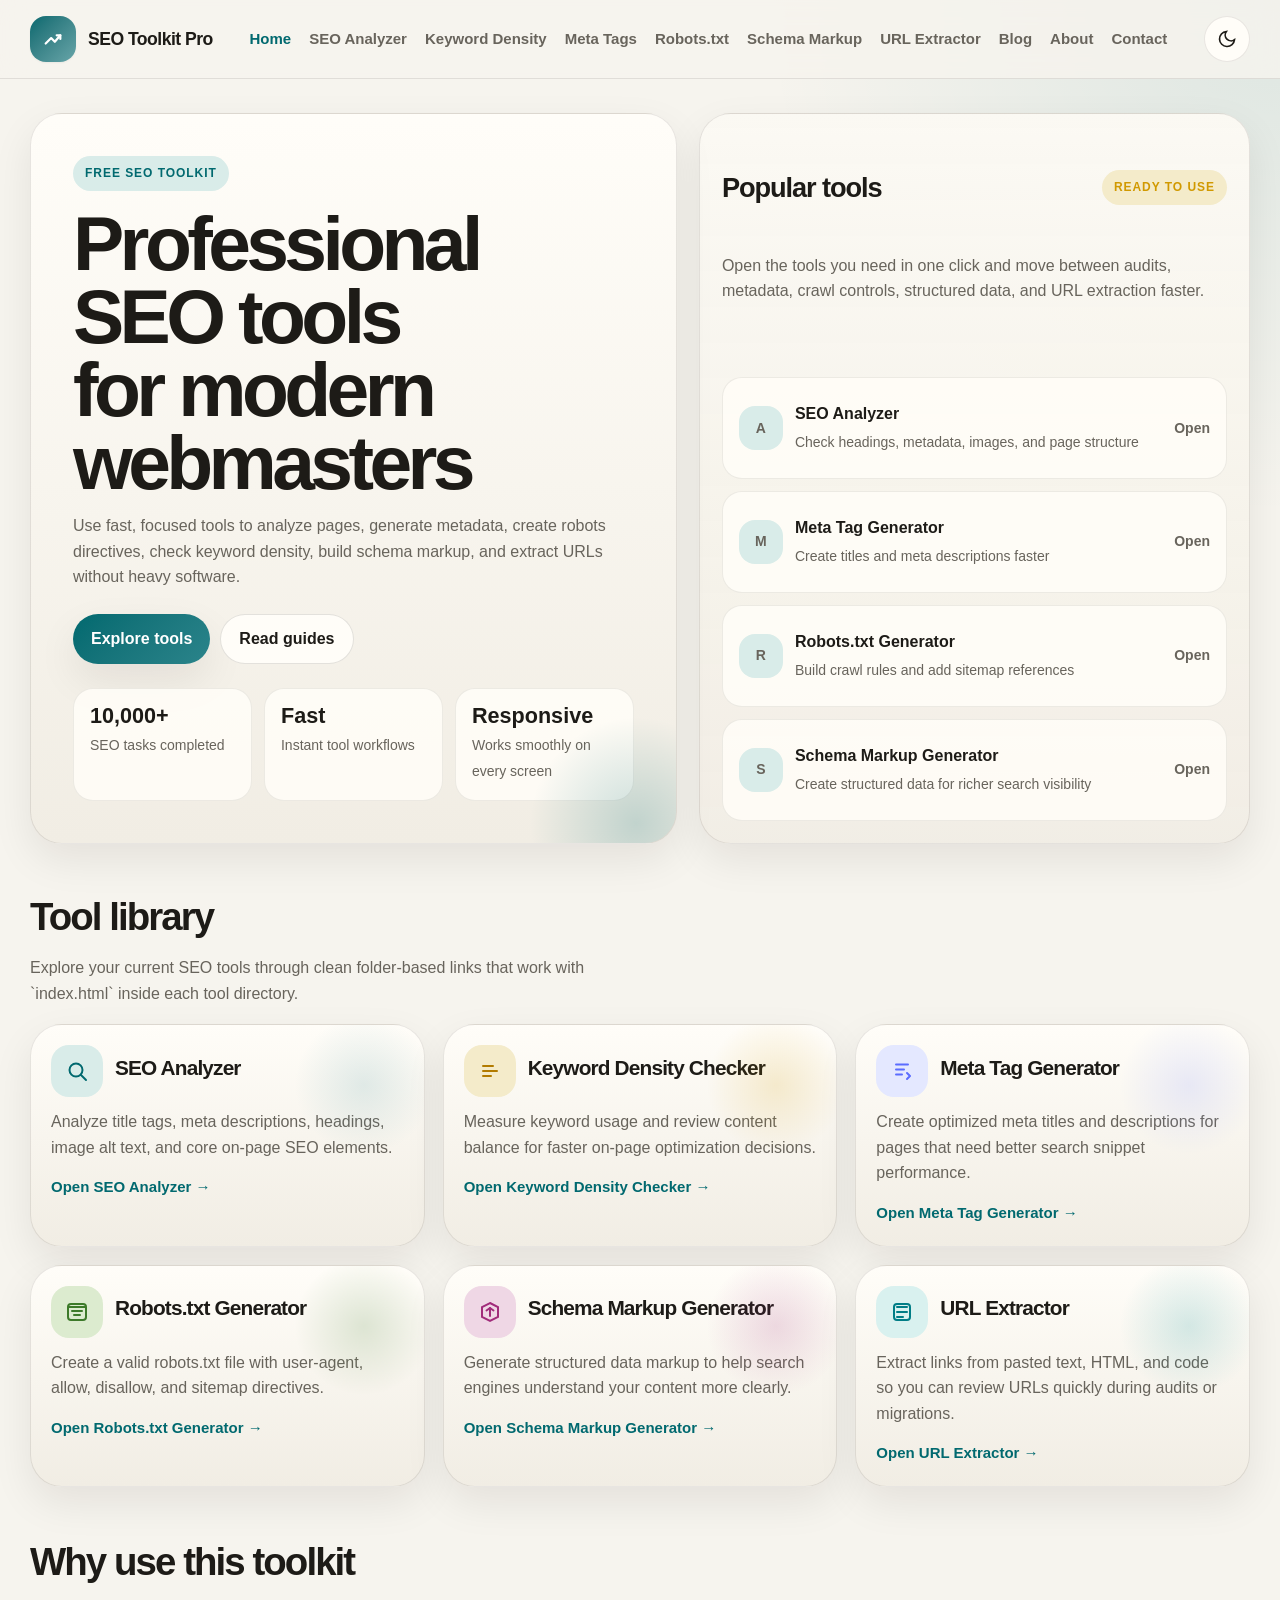
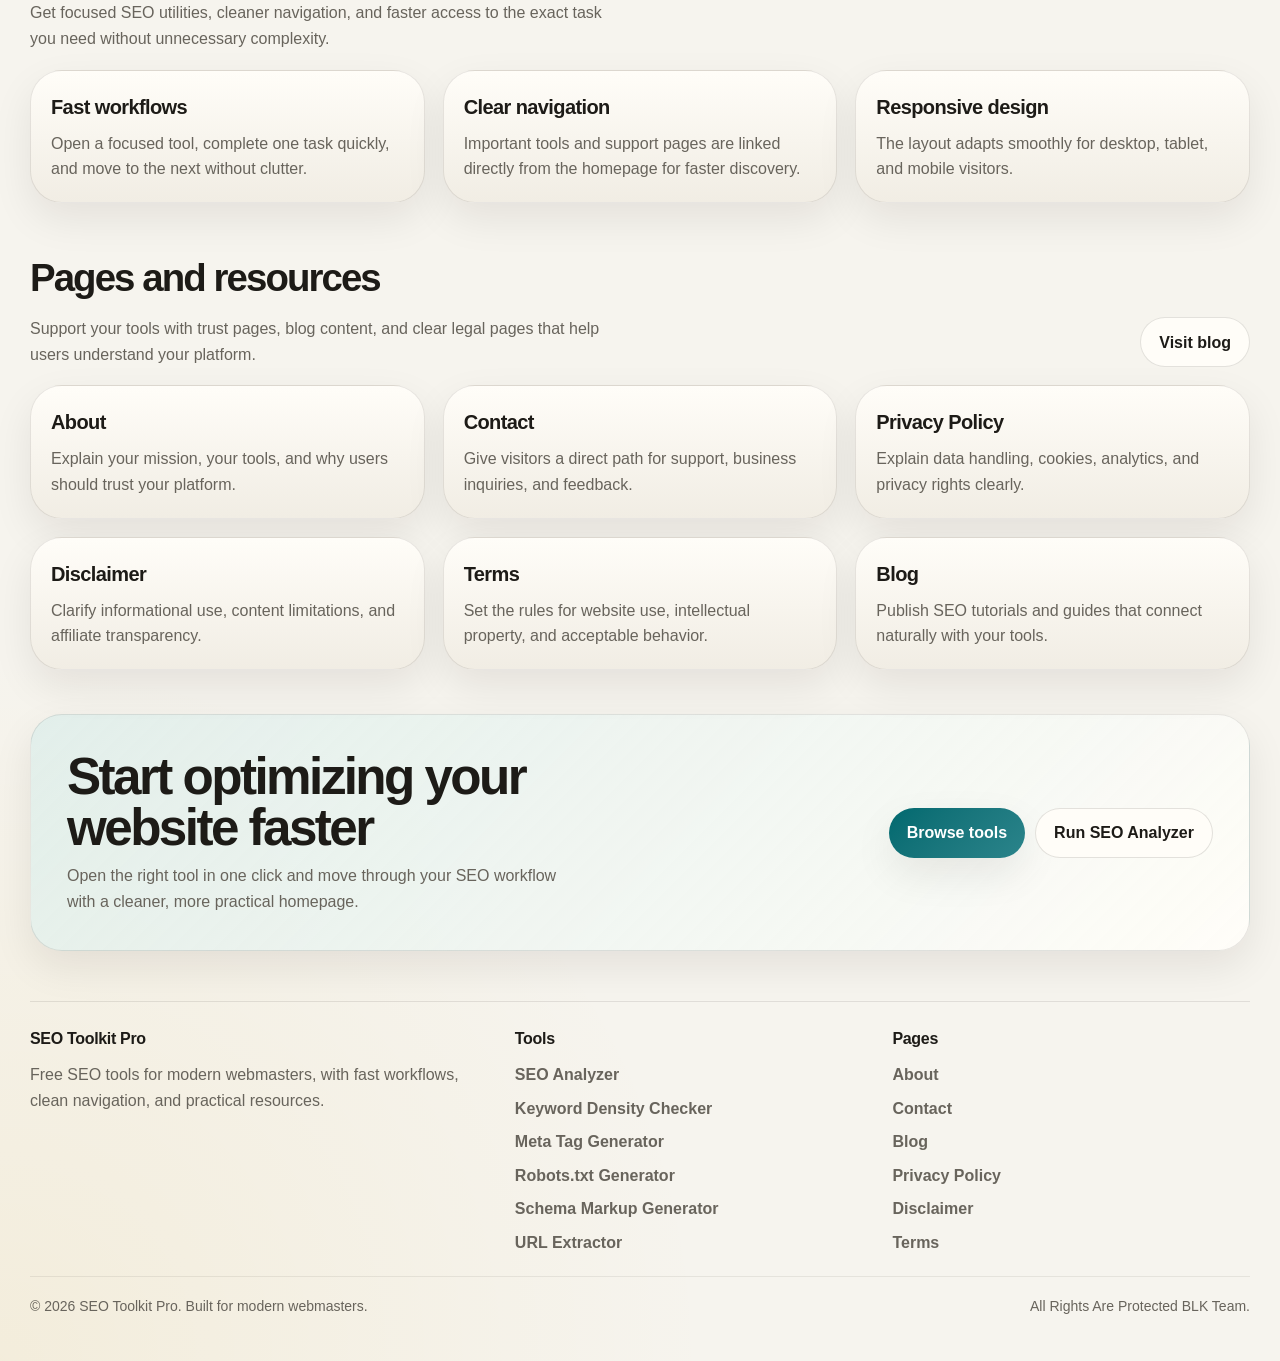
<file: index-static.html>
<!DOCTYPE html>
<html lang="en" data-theme="light">
<head>
  <meta charset="UTF-8">
  <meta name="viewport" content="width=device-width, initial-scale=1.0">
  <title>Free SEO Tools for Modern Webmasters | SEO Toolkit Pro</title>
  <meta name="description" content="Use free SEO tools to analyze pages, generate metadata, create robots rules, check keyword density, build schema markup, extract URLs, and optimize your website faster.">
  <meta name="keywords" content="free seo tools, seo toolkit, seo analyzer, keyword density checker, meta tag generator, robots txt generator, schema markup generator, url extractor">
  <meta name="robots" content="index, follow">
  <meta name="author" content="SEO Toolkit Pro">
  <link rel="canonical" href="https://yourdomain.com/">

  <meta property="og:type" content="website">
  <meta property="og:title" content="Free SEO Tools for Modern Webmasters | SEO Toolkit Pro">
  <meta property="og:description" content="Analyze pages, generate metadata, create robots rules, check keyword density, build schema markup, and extract URLs with fast free SEO tools.">
  <meta property="og:url" content="https://yourdomain.com/">
  <meta property="og:site_name" content="SEO Toolkit Pro">
  <meta property="og:image" content="https://yourdomain.com/assets/home-cover.jpg">

  <meta name="twitter:card" content="summary_large_image">
  <meta name="twitter:title" content="Free SEO Tools for Modern Webmasters | SEO Toolkit Pro">
  <meta name="twitter:description" content="A mobile-friendly SEO tools hub for analysis, metadata generation, schema markup, robots rules, and URL extraction.">
  <meta name="twitter:image" content="https://yourdomain.com/assets/home-cover.jpg">

  <link rel="preconnect" href="https://api.fontshare.com">
  <link href="https://api.fontshare.com/v2/css?f[]=general-sans@400,500,600,700&f[]=cabinet-grotesk@500,700,800&display=swap" rel="stylesheet">

  <script type="application/ld+json">
  {
    "@context": "https://schema.org",
    "@type": "WebSite",
    "name": "SEO Toolkit Pro",
    "url": "https://yourdomain.com/",
    "description": "Free SEO tools for modern webmasters."
  }
  </script>

  <script type="application/ld+json">
  {
    "@context": "https://schema.org",
    "@type": "ItemList",
    "name": "SEO Toolkit Pro Tools",
    "itemListElement": [
      {
        "@type": "ListItem",
        "position": 1,
        "name": "SEO Analyzer",
        "url": "https://yourdomain.com/seo-analyzer/"
      },
      {
        "@type": "ListItem",
        "position": 2,
        "name": "Keyword Density Checker",
        "url": "https://yourdomain.com/keyword-density-checker/"
      },
      {
        "@type": "ListItem",
        "position": 3,
        "name": "Meta Tag Generator",
        "url": "https://yourdomain.com/meta-tag-generator/"
      },
      {
        "@type": "ListItem",
        "position": 4,
        "name": "Robots.txt Generator",
        "url": "https://yourdomain.com/robots-txt-generator/"
      },
      {
        "@type": "ListItem",
        "position": 5,
        "name": "Schema Markup Generator",
        "url": "https://yourdomain.com/schema-markup-generator/"
      },
      {
        "@type": "ListItem",
        "position": 6,
        "name": "URL Extractor",
        "url": "https://yourdomain.com/url-extractor/"
      }
    ]
  }
  </script>

  <style>
    :root,
    [data-theme="light"] {
      --font-body: 'General Sans', sans-serif;
      --font-display: 'Cabinet Grotesk', sans-serif;

      --bg: #f6f4ee;
      --surface: #fffdf8;
      --surface-2: #f1ede4;
      --panel: #fbf9f3;
      --line: #d9d1c4;
      --text: #1d1b17;
      --muted: #68645c;
      --primary: #01696f;
      --primary-hover: #0c4f55;
      --primary-soft: #d9ece9;
      --accent: #d19900;
      --accent-soft: #f4ebca;
      --success: #437a22;
      --danger: #a12c7b;

      --radius-sm: 12px;
      --radius-md: 18px;
      --radius-lg: 24px;
      --radius-xl: 32px;

      --shadow-sm: 0 1px 2px rgba(20, 18, 14, 0.05);
      --shadow-md: 0 16px 40px rgba(20, 18, 14, 0.08);
      --shadow-lg: 0 28px 70px rgba(20, 18, 14, 0.12);

      --container: 1220px;
      --header-h: 78px;
      --transition: 220ms cubic-bezier(.16, 1, .3, 1);
    }

    [data-theme="dark"] {
      --bg: #10120f;
      --surface: #171a18;
      --surface-2: #202420;
      --panel: #1a1d1b;
      --line: #2f342f;
      --text: #eff1eb;
      --muted: #a5ada1;
      --primary: #4f98a3;
      --primary-hover: #7fbec8;
      --primary-soft: #203338;
      --accent: #edb336;
      --accent-soft: #3a3320;
      --success: #6baa45;
      --danger: #d163a7;
      --shadow-sm: 0 1px 2px rgba(0,0,0,.25);
      --shadow-md: 0 16px 40px rgba(0,0,0,.34);
      --shadow-lg: 0 28px 70px rgba(0,0,0,.42);
    }

    * { box-sizing: border-box; }
    html { scroll-behavior: smooth; -webkit-text-size-adjust: 100%; }
    body {
      margin: 0;
      min-height: 100vh;
      font-family: var(--font-body);
      color: var(--text);
      background:
        radial-gradient(circle at top right, rgba(1,105,111,.10), transparent 16%),
        radial-gradient(circle at left bottom, rgba(209,153,0,.08), transparent 22%),
        var(--bg);
      line-height: 1.6;
    }

    a { color: inherit; text-decoration: none; }
    button, input { font: inherit; }
    img, svg { display: block; max-width: 100%; }

    .skip-link {
      position: absolute;
      left: -9999px;
      top: 12px;
      z-index: 999;
      background: var(--primary);
      color: #fff;
      padding: 12px 14px;
      border-radius: var(--radius-sm);
    }

    .skip-link:focus { left: 12px; }

    .container {
      width: min(calc(100% - 24px), var(--container));
      margin-inline: auto;
    }

    .site-header {
      position: sticky;
      top: 0;
      z-index: 200;
      backdrop-filter: blur(14px);
      background: color-mix(in srgb, var(--bg) 84%, transparent);
      border-bottom: 1px solid color-mix(in srgb, var(--text) 10%, transparent);
      transition: transform var(--transition);
    }

    .site-header.hide { transform: translateY(-100%); }

    .header-inner {
      min-height: var(--header-h);
      display: flex;
      align-items: center;
      justify-content: space-between;
      gap: 16px;
    }

    .brand {
      display: inline-flex;
      align-items: center;
      gap: 12px;
      font-weight: 700;
      flex-shrink: 0;
    }

    .brand-mark {
      width: 46px;
      height: 46px;
      border-radius: 16px;
      display: grid;
      place-items: center;
      color: #fff;
      background: linear-gradient(135deg, var(--primary), color-mix(in srgb, var(--primary) 60%, white));
      box-shadow: var(--shadow-sm);
    }

    .brand-name {
      font-family: var(--font-display);
      font-size: 1.1rem;
      letter-spacing: -0.03em;
    }

    .desktop-nav {
      display: flex;
      align-items: center;
      gap: 18px;
      flex-wrap: wrap;
    }

    .desktop-nav a {
      color: var(--muted);
      font-size: 15px;
      font-weight: 600;
      transition: color var(--transition);
    }

    .desktop-nav a:hover,
    .desktop-nav a.active {
      color: var(--primary);
    }

    .header-actions {
      display: flex;
      align-items: center;
      gap: 10px;
    }

    .icon-btn,
    .menu-btn {
      width: 46px;
      height: 46px;
      border-radius: 999px;
      border: 1px solid color-mix(in srgb, var(--text) 10%, transparent);
      background: var(--surface);
      color: var(--text);
      display: grid;
      place-items: center;
      cursor: pointer;
      transition: transform var(--transition), border-color var(--transition), background var(--transition);
    }

    .icon-btn:hover,
    .menu-btn:hover {
      transform: translateY(-2px);
      border-color: color-mix(in srgb, var(--primary) 30%, var(--line));
    }

    .menu-btn { display: none; }

    .mobile-nav {
      position: fixed;
      inset: 0;
      z-index: 300;
      opacity: 0;
      pointer-events: none;
      transition: opacity var(--transition);
    }

    .mobile-nav.open {
      opacity: 1;
      pointer-events: auto;
    }

    .mobile-nav-backdrop {
      position: absolute;
      inset: 0;
      background: rgba(0,0,0,.48);
    }

    .mobile-nav-panel {
      position: absolute;
      top: 0;
      right: 0;
      width: min(88vw, 360px);
      height: 100%;
      background: var(--surface);
      border-left: 1px solid color-mix(in srgb, var(--text) 10%, transparent);
      box-shadow: var(--shadow-lg);
      padding: 22px;
      transform: translateX(100%);
      transition: transform var(--transition);
      display: flex;
      flex-direction: column;
      gap: 18px;
    }

    .mobile-nav.open .mobile-nav-panel { transform: translateX(0); }

    .mobile-top {
      display: flex;
      align-items: center;
      justify-content: space-between;
      gap: 12px;
    }

    .mobile-links {
      display: grid;
      gap: 8px;
    }

    .mobile-links a {
      padding: 14px 16px;
      border-radius: 16px;
      background: color-mix(in srgb, var(--bg) 40%, var(--surface));
      border: 1px solid color-mix(in srgb, var(--text) 8%, transparent);
      font-weight: 600;
    }

    .mobile-links a.active {
      background: var(--primary-soft);
      color: var(--primary);
      border-color: color-mix(in srgb, var(--primary) 25%, transparent);
    }

    .hero {
      padding: 34px 0 20px;
    }

    .hero-shell {
      display: grid;
      grid-template-columns: 1.08fr 0.92fr;
      gap: 22px;
      align-items: stretch;
    }

    .hero-card,
    .showcase-card,
    .tool-card,
    .section-card,
    .cta-card {
      border-radius: var(--radius-xl);
      border: 1px solid color-mix(in srgb, var(--text) 10%, transparent);
      box-shadow: var(--shadow-md);
      background: linear-gradient(180deg, color-mix(in srgb, var(--surface) 96%, white 4%), var(--surface-2));
    }

    .hero-card {
      padding: clamp(22px, 4vw, 42px);
      position: relative;
      overflow: hidden;
    }

    .hero-card::after {
      content: "";
      position: absolute;
      inset: auto -70px -90px auto;
      width: 220px;
      height: 220px;
      border-radius: 50%;
      background: radial-gradient(circle, rgba(1,105,111,.20), transparent 68%);
      pointer-events: none;
    }

    .eyebrow {
      display: inline-flex;
      align-items: center;
      gap: 8px;
      padding: 8px 12px;
      border-radius: 999px;
      font-size: 12px;
      text-transform: uppercase;
      letter-spacing: .08em;
      font-weight: 800;
      color: var(--primary);
      background: var(--primary-soft);
      margin-bottom: 16px;
    }

    h1, h2, h3, h4, p { margin-top: 0; }

    h1 {
      font-family: var(--font-display);
      font-size: clamp(2.4rem, 6vw, 5.2rem);
      line-height: .95;
      letter-spacing: -0.06em;
      max-width: 10ch;
      margin-bottom: 14px;
    }

    .hero-card p {
      color: var(--muted);
      max-width: 62ch;
      margin-bottom: 0;
    }

    .hero-actions {
      display: flex;
      flex-wrap: wrap;
      gap: 10px;
      margin-top: 24px;
    }

    .btn {
      min-height: 50px;
      padding: 0 18px;
      border-radius: 999px;
      border: none;
      cursor: pointer;
      display: inline-flex;
      align-items: center;
      justify-content: center;
      gap: 8px;
      font-weight: 700;
      transition: transform var(--transition), background var(--transition), border-color var(--transition), color var(--transition), box-shadow var(--transition);
      white-space: nowrap;
    }

    .btn:hover { transform: translateY(-2px); }

    .btn-primary {
      color: #fff;
      background: linear-gradient(135deg, var(--primary), color-mix(in srgb, var(--primary) 70%, #8bc3cb));
      box-shadow: var(--shadow-md);
    }

    .btn-primary:hover {
      background: linear-gradient(135deg, var(--primary-hover), var(--primary));
    }

    .btn-secondary {
      color: var(--text);
      background: var(--surface);
      border: 1px solid color-mix(in srgb, var(--text) 12%, transparent);
    }

    .hero-highlights {
      margin-top: 24px;
      display: grid;
      grid-template-columns: repeat(3, minmax(0, 1fr));
      gap: 12px;
    }

    .mini-card {
      padding: 16px;
      border-radius: 20px;
      background: color-mix(in srgb, var(--surface) 88%, transparent);
      border: 1px solid color-mix(in srgb, var(--text) 8%, transparent);
    }

    .mini-card strong {
      display: block;
      font-family: var(--font-display);
      font-size: 1.35rem;
      line-height: 1;
      margin-bottom: 6px;
    }

    .mini-card span {
      color: var(--muted);
      font-size: 14px;
    }

    .showcase-card {
      padding: 22px;
      display: grid;
      gap: 14px;
      background: linear-gradient(180deg, color-mix(in srgb, var(--panel) 98%, transparent), color-mix(in srgb, var(--surface-2) 90%, transparent));
    }

    .showcase-top {
      display: flex;
      justify-content: space-between;
      gap: 12px;
      align-items: center;
      flex-wrap: wrap;
    }

    .showcase-top h2 {
      font-family: var(--font-display);
      letter-spacing: -0.04em;
      font-size: 1.7rem;
      margin-bottom: 0;
    }

    .showcase-pill {
      padding: 8px 12px;
      border-radius: 999px;
      background: var(--accent-soft);
      color: var(--accent);
      font-size: 12px;
      font-weight: 800;
      letter-spacing: .08em;
      text-transform: uppercase;
    }

    .showcase-list {
      display: grid;
      gap: 12px;
    }

    .showcase-item {
      display: grid;
      grid-template-columns: auto 1fr auto;
      align-items: center;
      gap: 12px;
      padding: 16px;
      border-radius: 20px;
      background: color-mix(in srgb, var(--surface) 88%, transparent);
      border: 1px solid color-mix(in srgb, var(--text) 8%, transparent);
    }

    .tool-badge {
      width: 44px;
      height: 44px;
      border-radius: 16px;
      display: grid;
      place-items: center;
      font-weight: 800;
      color: var(--primary);
      background: var(--primary-soft);
      flex-shrink: 0;
    }

    .showcase-item strong {
      display: block;
      margin-bottom: 2px;
    }

    .showcase-item span {
      color: var(--muted);
      font-size: 14px;
    }

    .showcase-link {
      color: var(--primary);
      font-weight: 700;
      font-size: 14px;
    }

    .section {
      padding: 22px 0;
    }

    .section-head {
      display: flex;
      justify-content: space-between;
      gap: 16px;
      align-items: end;
      flex-wrap: wrap;
      margin-bottom: 18px;
    }

    .section-head h2 {
      font-family: var(--font-display);
      font-size: clamp(1.8rem, 3vw, 3rem);
      letter-spacing: -0.05em;
      margin-bottom: 8px;
    }

    .section-head p {
      color: var(--muted);
      max-width: 65ch;
      margin-bottom: 0;
    }

    .tools-grid {
      display: grid;
      grid-template-columns: repeat(3, minmax(0, 1fr));
      gap: 18px;
    }

    .tool-card {
      padding: 20px;
      position: relative;
      overflow: hidden;
      transition: transform var(--transition), box-shadow var(--transition), border-color var(--transition);
    }

    .tool-card:hover {
      transform: translateY(-5px);
      box-shadow: var(--shadow-lg);
      border-color: color-mix(in srgb, var(--primary) 22%, var(--line));
    }

    .tool-card.tool-1::before,
    .tool-card.tool-2::before,
    .tool-card.tool-3::before,
    .tool-card.tool-4::before,
    .tool-card.tool-5::before,
    .tool-card.tool-6::before {
      content: "";
      position: absolute;
      top: -10px;
      right: -10px;
      width: 140px;
      height: 140px;
      border-radius: 50%;
      opacity: .16;
      pointer-events: none;
    }

    .tool-card.tool-1::before { background: radial-gradient(circle, #4f98a3, transparent 70%); }
    .tool-card.tool-2::before { background: radial-gradient(circle, #d19900, transparent 70%); }
    .tool-card.tool-3::before { background: radial-gradient(circle, #8090ff, transparent 70%); }
    .tool-card.tool-4::before { background: radial-gradient(circle, #3d7a2a, transparent 70%); }
    .tool-card.tool-5::before { background: radial-gradient(circle, #a12c7b, transparent 70%); }
    .tool-card.tool-6::before { background: radial-gradient(circle, #008c95, transparent 70%); }

    .tool-card-head {
      display: flex;
      align-items: center;
      gap: 12px;
      margin-bottom: 12px;
    }

    .tool-icon {
      width: 52px;
      height: 52px;
      border-radius: 18px;
      display: grid;
      place-items: center;
      flex-shrink: 0;
    }

    .tool-1 .tool-icon { background: #d9ece9; color: #01696f; }
    .tool-2 .tool-icon { background: #f4ebca; color: #b27b00; }
    .tool-3 .tool-icon { background: #e4e8ff; color: #5b6cff; }
    .tool-4 .tool-icon { background: #dcebcf; color: #3d7a2a; }
    .tool-5 .tool-icon { background: #efd7e5; color: #a12c7b; }
    .tool-6 .tool-icon { background: #d9f1ef; color: #007d86; }

    [data-theme="dark"] .tool-1 .tool-icon { background: #203338; color: #7ec1cb; }
    [data-theme="dark"] .tool-2 .tool-icon { background: #3a3320; color: #edb336; }
    [data-theme="dark"] .tool-3 .tool-icon { background: #232947; color: #a7b0ff; }
    [data-theme="dark"] .tool-4 .tool-icon { background: #233120; color: #88c565; }
    [data-theme="dark"] .tool-5 .tool-icon { background: #352333; color: #dc88b7; }
    [data-theme="dark"] .tool-6 .tool-icon { background: #153236; color: #78d0d7; }

    .tool-card h3 {
      font-family: var(--font-display);
      font-size: 1.3rem;
      letter-spacing: -0.04em;
      margin-bottom: 8px;
    }

    .tool-card p {
      color: var(--muted);
      margin-bottom: 14px;
    }

    .card-link {
      display: inline-flex;
      align-items: center;
      gap: 8px;
      color: var(--primary);
      font-weight: 700;
      font-size: 15px;
    }

    .benefits-grid,
    .pages-grid {
      display: grid;
      grid-template-columns: repeat(3, minmax(0, 1fr));
      gap: 18px;
    }

    .section-card {
      padding: 20px;
    }

    .section-card h3 {
      font-family: var(--font-display);
      font-size: 1.25rem;
      letter-spacing: -0.03em;
      margin-bottom: 8px;
    }

    .section-card p {
      color: var(--muted);
      margin-bottom: 0;
    }

    .cta-card {
      padding: clamp(22px, 4vw, 36px);
      display: grid;
      grid-template-columns: 1.05fr 0.95fr;
      gap: 22px;
      align-items: center;
      background: linear-gradient(135deg, color-mix(in srgb, var(--primary-soft) 70%, transparent), color-mix(in srgb, var(--surface) 96%, transparent));
    }

    .cta-card h2 {
      font-family: var(--font-display);
      font-size: clamp(2rem, 4vw, 3.4rem);
      line-height: 1;
      letter-spacing: -0.05em;
      margin-bottom: 10px;
    }

    .cta-card p {
      color: var(--muted);
      margin-bottom: 0;
      max-width: 58ch;
    }

    .cta-actions {
      display: flex;
      justify-content: flex-end;
      gap: 10px;
      flex-wrap: wrap;
    }

    .site-footer {
      padding: 28px 0 44px;
      color: var(--muted);
    }

    .footer-inner {
      border-top: 1px solid color-mix(in srgb, var(--text) 10%, transparent);
      padding-top: 24px;
      display: grid;
      grid-template-columns: 1.3fr 1fr 1fr;
      gap: 20px;
    }

    .footer-col h4 {
      margin: 0 0 10px;
      font-family: var(--font-display);
      color: var(--text);
      letter-spacing: -0.02em;
    }

    .footer-col p {
      margin: 0;
      color: var(--muted);
    }

    .footer-links {
      display: grid;
      gap: 8px;
    }

    .footer-links a {
      color: var(--muted);
      font-weight: 600;
    }

    .footer-links a:hover {
      color: var(--primary);
    }

    .footer-bottom {
      margin-top: 20px;
      padding-top: 18px;
      border-top: 1px solid color-mix(in srgb, var(--text) 8%, transparent);
      display: flex;
      justify-content: space-between;
      gap: 12px;
      flex-wrap: wrap;
      font-size: 14px;
    }

    a:focus-visible,
    button:focus-visible {
      outline: 2px solid var(--primary);
      outline-offset: 3px;
    }

    @media (max-width: 1080px) {
      .desktop-nav { display: none; }
      .menu-btn { display: grid; }
      .hero-shell,
      .cta-card,
      .tools-grid,
      .benefits-grid,
      .pages-grid,
      .footer-inner {
        grid-template-columns: 1fr;
      }
      .hero-highlights {
        grid-template-columns: 1fr 1fr 1fr;
      }
      .cta-actions {
        justify-content: flex-start;
      }
    }

    @media (max-width: 760px) {
      .hero { padding-top: 18px; }
      .header-inner { min-height: 72px; }
      .hero-card,
      .showcase-card,
      .tool-card,
      .section-card,
      .cta-card {
        padding-left: 16px;
        padding-right: 16px;
      }
      .hero-highlights {
        grid-template-columns: 1fr;
      }
      .showcase-item {
        grid-template-columns: auto 1fr;
      }
      .showcase-link {
        grid-column: 1 / -1;
        margin-left: 56px;
      }
      .hero-actions .btn,
      .cta-actions .btn {
        width: 100%;
      }
      h1 { max-width: 100%; }
    }

    body.menu-open { overflow: hidden; }

    @media (prefers-reduced-motion: reduce) {
      *,
      *::before,
      *::after {
        animation: none !important;
        transition: none !important;
        scroll-behavior: auto !important;
      }
    }
  </style>
</head>
<body>
  <a href="#main-content" class="skip-link">Skip to content</a>

  <header class="site-header" id="siteHeader">
    <div class="container header-inner">
      <a href="/" class="brand" aria-label="SEO Toolkit Pro home">
        <span class="brand-mark" aria-hidden="true">
          <svg width="22" height="22" viewBox="0 0 24 24" fill="none">
            <path d="M4 17L10 11L14 15L20 8" stroke="currentColor" stroke-width="2.4" stroke-linecap="round" stroke-linejoin="round"></path>
            <path d="M16 8H20V12" stroke="currentColor" stroke-width="2.4" stroke-linecap="round" stroke-linejoin="round"></path>
          </svg>
        </span>
        <span class="brand-name">SEO Toolkit Pro</span>
      </a>

      <nav class="desktop-nav" aria-label="Primary navigation">
        <a href="/" class="active">Home</a>
        <a href="/seo-analyzer/">SEO Analyzer</a>
        <a href="/keyword-density-checker/">Keyword Density</a>
        <a href="/meta-tag-generator/">Meta Tags</a>
        <a href="/robots-txt-generator/">Robots.txt</a>
        <a href="/schema-markup-generator/">Schema Markup</a>
        <a href="/url-extractor/">URL Extractor</a>
        <a href="/blog/">Blog</a>
        <a href="/about">About</a>
        <a href="/contact">Contact</a>
      </nav>

      <div class="header-actions">
        <button class="icon-btn" id="themeToggle" type="button" aria-label="Toggle theme">
          <svg width="20" height="20" viewBox="0 0 24 24" fill="none" stroke="currentColor" stroke-width="2">
            <path d="M21 12.79A9 9 0 1 1 11.21 3A7 7 0 0 0 21 12.79Z"></path>
          </svg>
        </button>

        <button class="menu-btn" id="menuToggle" type="button" aria-label="Open mobile menu" aria-expanded="false">
          <svg width="22" height="22" viewBox="0 0 24 24" fill="none" stroke="currentColor" stroke-width="2.2">
            <path d="M3 6H21M3 12H21M3 18H21" stroke-linecap="round"></path>
          </svg>
        </button>
      </div>
    </div>
  </header>

  <aside class="mobile-nav" id="mobileNav" aria-hidden="true">
    <div class="mobile-nav-backdrop" id="mobileBackdrop"></div>
    <div class="mobile-nav-panel" role="dialog" aria-modal="true" aria-label="Mobile menu">
      <div class="mobile-top">
        <strong>Navigation</strong>
        <button class="icon-btn" id="menuClose" type="button" aria-label="Close mobile menu">✕</button>
      </div>

      <nav class="mobile-links" aria-label="Mobile navigation">
        <a href="/" class="active">Home</a>
        <a href="/seo-analyzer/">SEO Analyzer</a>
        <a href="/keyword-density-checker/">Keyword Density Checker</a>
        <a href="/meta-tag-generator/">Meta Tag Generator</a>
        <a href="/robots-txt-generator/">Robots.txt Generator</a>
        <a href="/schema-markup-generator/">Schema Markup Generator</a>
        <a href="/url-extractor/">URL Extractor</a>
        <a href="/blog/">Blog</a>
        <a href="/about">About</a>
        <a href="/contact">Contact</a>
        <a href="/privacy-policy">Privacy Policy</a>
        <a href="/disclaimer">Disclaimer</a>
        <a href="/terms">Terms</a>
      </nav>
    </div>
  </aside>

  <main id="main-content">
    <section class="hero">
      <div class="container hero-shell">
        <article class="hero-card">
          <span class="eyebrow">Free SEO Toolkit</span>
          <h1>Professional SEO tools for modern webmasters</h1>
          <p>
            Use fast, focused tools to analyze pages, generate metadata, create robots directives, check keyword density, build schema markup, and extract URLs without heavy software.
          </p>

          <div class="hero-actions">
            <a href="#tools" class="btn btn-primary">Explore tools</a>
            <a href="/blog/" class="btn btn-secondary">Read guides</a>
          </div>

          <div class="hero-highlights" aria-label="Platform highlights">
            <div class="mini-card">
              <strong>10,000+</strong>
              <span>SEO tasks completed</span>
            </div>
            <div class="mini-card">
              <strong>Fast</strong>
              <span>Instant tool workflows</span>
            </div>
            <div class="mini-card">
              <strong>Responsive</strong>
              <span>Works smoothly on every screen</span>
            </div>
          </div>
        </article>

        <aside class="showcase-card">
          <div class="showcase-top">
            <h2>Popular tools</h2>
            <span class="showcase-pill">Ready to use</span>
          </div>

          <p style="color:var(--muted);margin:0;">
            Open the tools you need in one click and move between audits, metadata, crawl controls, structured data, and URL extraction faster.
          </p>

          <div class="showcase-list">
            <a class="showcase-item" href="/seo-analyzer/">
              <span class="tool-badge">A</span>
              <div>
                <strong>SEO Analyzer</strong>
                <span>Check headings, metadata, images, and page structure</span>
              </div>
              <span class="showcase-link">Open</span>
            </a>

            <a class="showcase-item" href="/meta-tag-generator/">
              <span class="tool-badge">M</span>
              <div>
                <strong>Meta Tag Generator</strong>
                <span>Create titles and meta descriptions faster</span>
              </div>
              <span class="showcase-link">Open</span>
            </a>

            <a class="showcase-item" href="/robots-txt-generator/">
              <span class="tool-badge">R</span>
              <div>
                <strong>Robots.txt Generator</strong>
                <span>Build crawl rules and add sitemap references</span>
              </div>
              <span class="showcase-link">Open</span>
            </a>

            <a class="showcase-item" href="/schema-markup-generator/">
              <span class="tool-badge">S</span>
              <div>
                <strong>Schema Markup Generator</strong>
                <span>Create structured data for richer search visibility</span>
              </div>
              <span class="showcase-link">Open</span>
            </a>
          </div>
        </aside>
      </div>
    </section>

    <section class="section" id="tools">
      <div class="container">
        <div class="section-head">
          <div>
            <h2>Tool library</h2>
            <p>
              Explore your current SEO tools through clean folder-based links that work with `index.html` inside each tool directory.
            </p>
          </div>
        </div>

        <div class="tools-grid">
          <article class="tool-card tool-1">
            <div class="tool-card-head">
              <div class="tool-icon" aria-hidden="true">
                <svg width="24" height="24" viewBox="0 0 24 24" fill="none">
                  <circle cx="11" cy="11" r="6.5" stroke="currentColor" stroke-width="2"></circle>
                  <path d="M16 16L21 21" stroke="currentColor" stroke-width="2" stroke-linecap="round"></path>
                </svg>
              </div>
              <div><h3>SEO Analyzer</h3></div>
            </div>
            <p>Analyze title tags, meta descriptions, headings, image alt text, and core on-page SEO elements.</p>
            <a class="card-link" href="/seo-analyzer/">Open SEO Analyzer →</a>
          </article>

          <article class="tool-card tool-2">
            <div class="tool-card-head">
              <div class="tool-icon" aria-hidden="true">
                <svg width="24" height="24" viewBox="0 0 24 24" fill="none">
                  <path d="M5 12H19" stroke="currentColor" stroke-width="2" stroke-linecap="round"></path>
                  <path d="M5 7H15" stroke="currentColor" stroke-width="2" stroke-linecap="round"></path>
                  <path d="M5 17H13" stroke="currentColor" stroke-width="2" stroke-linecap="round"></path>
                </svg>
              </div>
              <div><h3>Keyword Density Checker</h3></div>
            </div>
            <p>Measure keyword usage and review content balance for faster on-page optimization decisions.</p>
            <a class="card-link" href="/keyword-density-checker/">Open Keyword Density Checker →</a>
          </article>

          <article class="tool-card tool-3">
            <div class="tool-card-head">
              <div class="tool-icon" aria-hidden="true">
                <svg width="24" height="24" viewBox="0 0 24 24" fill="none">
                  <path d="M6 5.5H18" stroke="currentColor" stroke-width="2" stroke-linecap="round"></path>
                  <path d="M6 10.5H14" stroke="currentColor" stroke-width="2" stroke-linecap="round"></path>
                  <path d="M6 15.5H12" stroke="currentColor" stroke-width="2" stroke-linecap="round"></path>
                  <path d="M17 14L20 17L17 20" stroke="currentColor" stroke-width="2" stroke-linecap="round" stroke-linejoin="round"></path>
                </svg>
              </div>
              <div><h3>Meta Tag Generator</h3></div>
            </div>
            <p>Create optimized meta titles and descriptions for pages that need better search snippet performance.</p>
            <a class="card-link" href="/meta-tag-generator/">Open Meta Tag Generator →</a>
          </article>

          <article class="tool-card tool-4">
            <div class="tool-card-head">
              <div class="tool-icon" aria-hidden="true">
                <svg width="24" height="24" viewBox="0 0 24 24" fill="none">
                  <path d="M4 7H20" stroke="currentColor" stroke-width="2" stroke-linecap="round"></path>
                  <path d="M7 11H17" stroke="currentColor" stroke-width="2" stroke-linecap="round"></path>
                  <path d="M9 15H15" stroke="currentColor" stroke-width="2" stroke-linecap="round"></path>
                  <rect x="3" y="4" width="18" height="16" rx="3" stroke="currentColor" stroke-width="2"></rect>
                </svg>
              </div>
              <div><h3>Robots.txt Generator</h3></div>
            </div>
            <p>Create a valid robots.txt file with user-agent, allow, disallow, and sitemap directives.</p>
            <a class="card-link" href="/robots-txt-generator/">Open Robots.txt Generator →</a>
          </article>

          <article class="tool-card tool-5">
            <div class="tool-card-head">
              <div class="tool-icon" aria-hidden="true">
                <svg width="24" height="24" viewBox="0 0 24 24" fill="none">
                  <path d="M12 3L20 7V17L12 21L4 17V7L12 3Z" stroke="currentColor" stroke-width="2"></path>
                  <path d="M12 8V16" stroke="currentColor" stroke-width="2" stroke-linecap="round"></path>
                  <path d="M8.5 10.5L12 8L15.5 10.5" stroke="currentColor" stroke-width="2" stroke-linecap="round" stroke-linejoin="round"></path>
                </svg>
              </div>
              <div><h3>Schema Markup Generator</h3></div>
            </div>
            <p>Generate structured data markup to help search engines understand your content more clearly.</p>
            <a class="card-link" href="/schema-markup-generator/">Open Schema Markup Generator →</a>
          </article>

          <article class="tool-card tool-6">
            <div class="tool-card-head">
              <div class="tool-icon" aria-hidden="true">
                <svg width="24" height="24" viewBox="0 0 24 24" fill="none">
                  <path d="M7 7H17" stroke="currentColor" stroke-width="2" stroke-linecap="round"></path>
                  <path d="M7 12H17" stroke="currentColor" stroke-width="2" stroke-linecap="round"></path>
                  <path d="M7 17H13" stroke="currentColor" stroke-width="2" stroke-linecap="round"></path>
                  <rect x="4" y="4" width="16" height="16" rx="3" stroke="currentColor" stroke-width="2"></rect>
                </svg>
              </div>
              <div><h3>URL Extractor</h3></div>
            </div>
            <p>Extract links from pasted text, HTML, and code so you can review URLs quickly during audits or migrations.</p>
            <a class="card-link" href="/url-extractor/">Open URL Extractor →</a>
          </article>
        </div>
      </div>
    </section>

    <section class="section">
      <div class="container">
        <div class="section-head">
          <div>
            <h2>Why use this toolkit</h2>
            <p>
              Get focused SEO utilities, cleaner navigation, and faster access to the exact task you need without unnecessary complexity.
            </p>
          </div>
        </div>

        <div class="benefits-grid">
          <article class="section-card">
            <h3>Fast workflows</h3>
            <p>Open a focused tool, complete one task quickly, and move to the next without clutter.</p>
          </article>
          <article class="section-card">
            <h3>Clear navigation</h3>
            <p>Important tools and support pages are linked directly from the homepage for faster discovery.</p>
          </article>
          <article class="section-card">
            <h3>Responsive design</h3>
            <p>The layout adapts smoothly for desktop, tablet, and mobile visitors.</p>
          </article>
        </div>
      </div>
    </section>

    <section class="section" id="guides">
      <div class="container">
        <div class="section-head">
          <div>
            <h2>Pages and resources</h2>
            <p>
              Support your tools with trust pages, blog content, and clear legal pages that help users understand your platform.
            </p>
          </div>
          <a href="/blog/" class="btn btn-secondary">Visit blog</a>
        </div>

        <div class="pages-grid">
          <article class="section-card">
            <h3><a href="/about">About</a></h3>
            <p>Explain your mission, your tools, and why users should trust your platform.</p>
          </article>

          <article class="section-card">
            <h3><a href="/contact">Contact</a></h3>
            <p>Give visitors a direct path for support, business inquiries, and feedback.</p>
          </article>

          <article class="section-card">
            <h3><a href="/privacy-policy">Privacy Policy</a></h3>
            <p>Explain data handling, cookies, analytics, and privacy rights clearly.</p>
          </article>

          <article class="section-card">
            <h3><a href="/disclaimer">Disclaimer</a></h3>
            <p>Clarify informational use, content limitations, and affiliate transparency.</p>
          </article>

          <article class="section-card">
            <h3><a href="/terms">Terms</a></h3>
            <p>Set the rules for website use, intellectual property, and acceptable behavior.</p>
          </article>

          <article class="section-card">
            <h3><a href="/blog/">Blog</a></h3>
            <p>Publish SEO tutorials and guides that connect naturally with your tools.</p>
          </article>
        </div>
      </div>
    </section>

    <section class="section">
      <div class="container">
        <div class="cta-card">
          <div>
            <h2>Start optimizing your website faster</h2>
            <p>
              Open the right tool in one click and move through your SEO workflow with a cleaner, more practical homepage.
            </p>
          </div>

          <div class="cta-actions">
            <a href="#tools" class="btn btn-primary">Browse tools</a>
            <a href="/seo-analyzer/" class="btn btn-secondary">Run SEO Analyzer</a>
          </div>
        </div>
      </div>
    </section>
  </main>

  <footer class="site-footer">
    <div class="container">
      <div class="footer-inner">
        <div class="footer-col">
          <h4>SEO Toolkit Pro</h4>
          <p>Free SEO tools for modern webmasters, with fast workflows, clean navigation, and practical resources.</p>
        </div>

        <div class="footer-col">
          <h4>Tools</h4>
          <div class="footer-links">
            <a href="/seo-analyzer/">SEO Analyzer</a>
            <a href="/keyword-density-checker/">Keyword Density Checker</a>
            <a href="/meta-tag-generator/">Meta Tag Generator</a>
            <a href="/robots-txt-generator/">Robots.txt Generator</a>
            <a href="/schema-markup-generator/">Schema Markup Generator</a>
            <a href="/url-extractor/">URL Extractor</a>
          </div>
        </div>

        <div class="footer-col">
          <h4>Pages</h4>
          <div class="footer-links">
            <a href="/about">About</a>
            <a href="/contact">Contact</a>
            <a href="/blog/">Blog</a>
            <a href="/privacy-policy">Privacy Policy</a>
            <a href="/disclaimer">Disclaimer</a>
            <a href="/terms">Terms</a>
          </div>
        </div>
      </div>

      <div class="footer-bottom">
        <span>© 2026 SEO Toolkit Pro. Built for modern webmasters.</span>
        <span>All Rights Are Protected BLK Team.</span>
      </div>
    </div>
  </footer>

  <script>
    (function () {
      const root = document.documentElement;
      const themeToggle = document.getElementById('themeToggle');
      const header = document.getElementById('siteHeader');
      const menuToggle = document.getElementById('menuToggle');
      const menuClose = document.getElementById('menuClose');
      const mobileNav = document.getElementById('mobileNav');
      const mobileBackdrop = document.getElementById('mobileBackdrop');

      let theme = window.matchMedia('(prefers-color-scheme: dark)').matches ? 'dark' : 'light';
      root.setAttribute('data-theme', theme);

      function updateThemeIcon(mode) {
        themeToggle.innerHTML = mode === 'dark'
          ? '<svg width="20" height="20" viewBox="0 0 24 24" fill="none" stroke="currentColor" stroke-width="2"><circle cx="12" cy="12" r="5"></circle><path d="M12 1V3M12 21V23M4.22 4.22L5.64 5.64M18.36 18.36L19.78 19.78M1 12H3M21 12H23M4.22 19.78L5.64 18.36M18.36 5.64L19.78 4.22"></path></svg>'
          : '<svg width="20" height="20" viewBox="0 0 24 24" fill="none" stroke="currentColor" stroke-width="2"><path d="M21 12.79A9 9 0 1 1 11.21 3A7 7 0 0 0 21 12.79Z"></path></svg>';
      }

      updateThemeIcon(theme);

      themeToggle.addEventListener('click', function () {
        theme = theme === 'dark' ? 'light' : 'dark';
        root.setAttribute('data-theme', theme);
        updateThemeIcon(theme);
      });

      function openMenu() {
        mobileNav.classList.add('open');
        mobileNav.setAttribute('aria-hidden', 'false');
        menuToggle.setAttribute('aria-expanded', 'true');
        document.body.classList.add('menu-open');
      }

      function closeMenu() {
        mobileNav.classList.remove('open');
        mobileNav.setAttribute('aria-hidden', 'true');
        menuToggle.setAttribute('aria-expanded', 'false');
        document.body.classList.remove('menu-open');
      }

      menuToggle.addEventListener('click', openMenu);
      menuClose.addEventListener('click', closeMenu);
      mobileBackdrop.addEventListener('click', closeMenu);

      let lastScroll = 0;
      window.addEventListener('scroll', function () {
        const current = window.pageYOffset || document.documentElement.scrollTop;
        if (current > lastScroll && current > 140) {
          header.classList.add('hide');
        } else {
          header.classList.remove('hide');
        }
        lastScroll = Math.max(current, 0);
      }, { passive: true });
    })();
  </script>
</body>
</html>
</file>
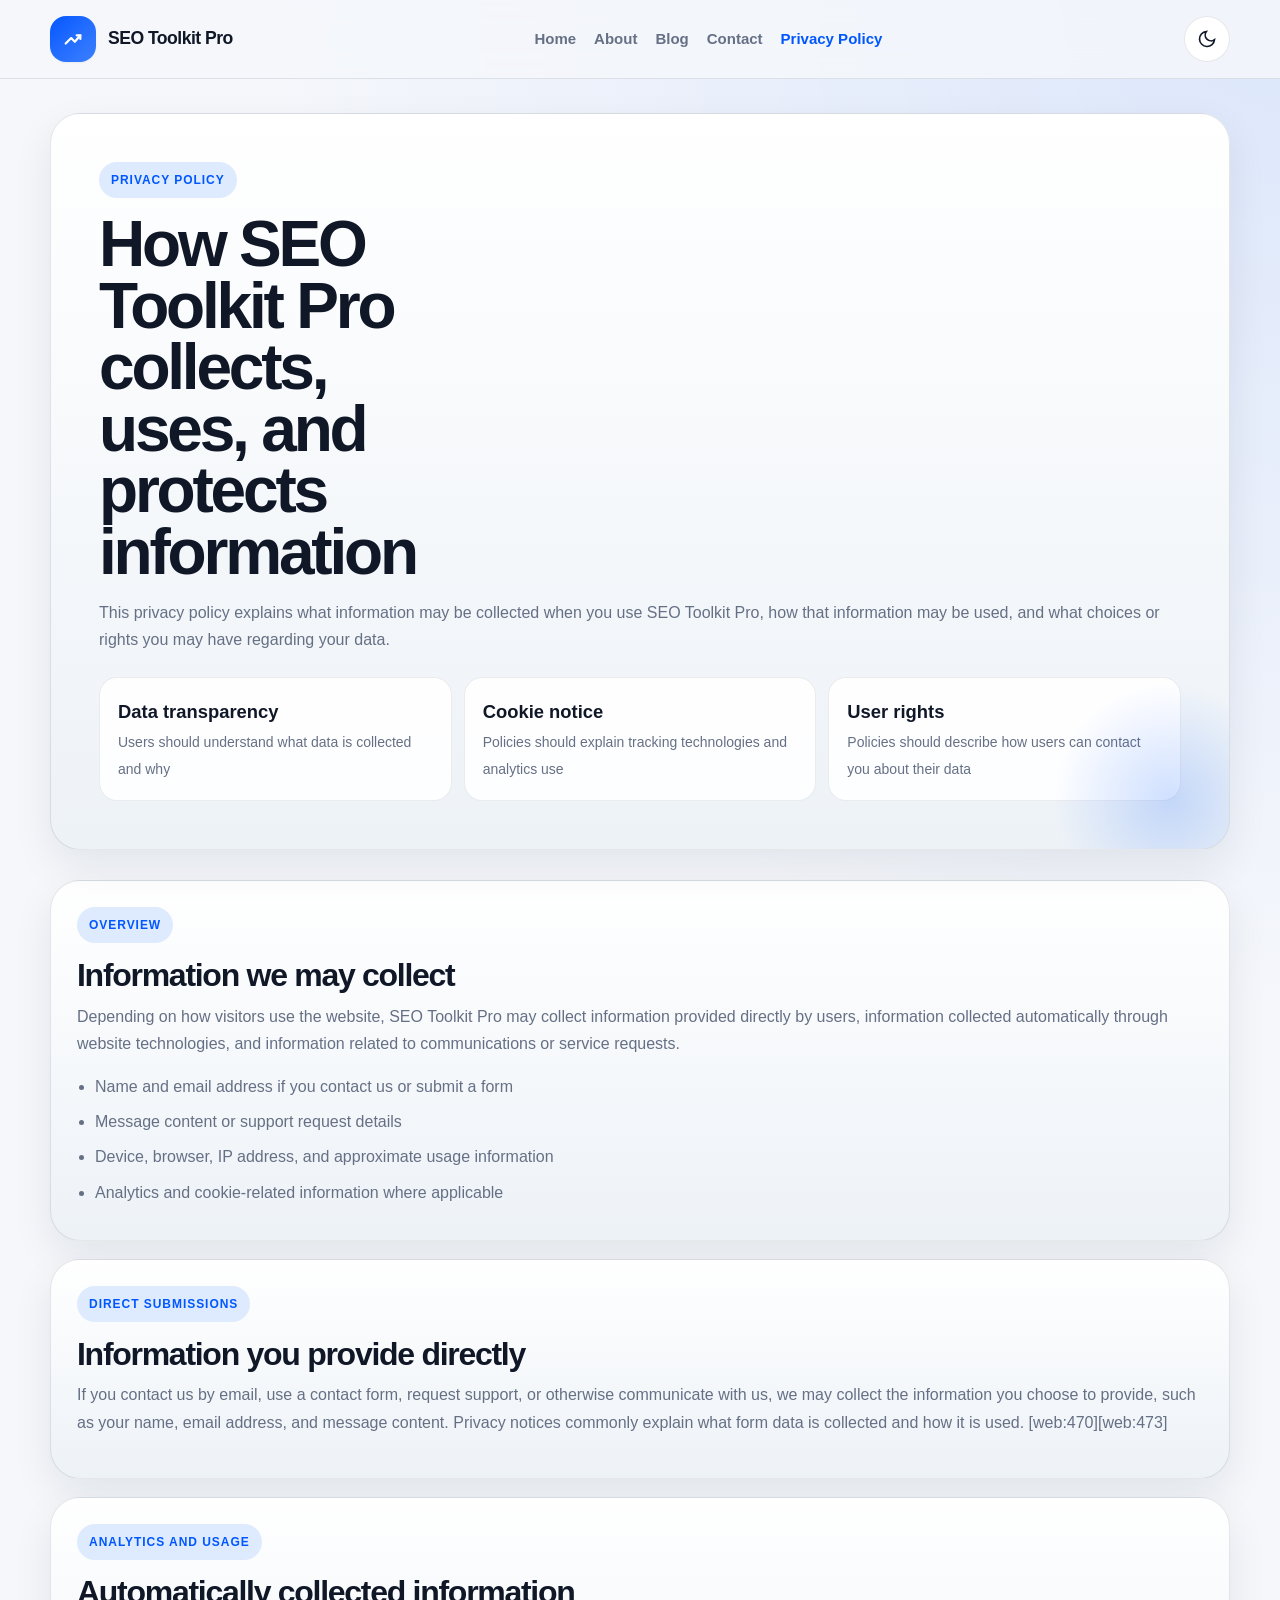
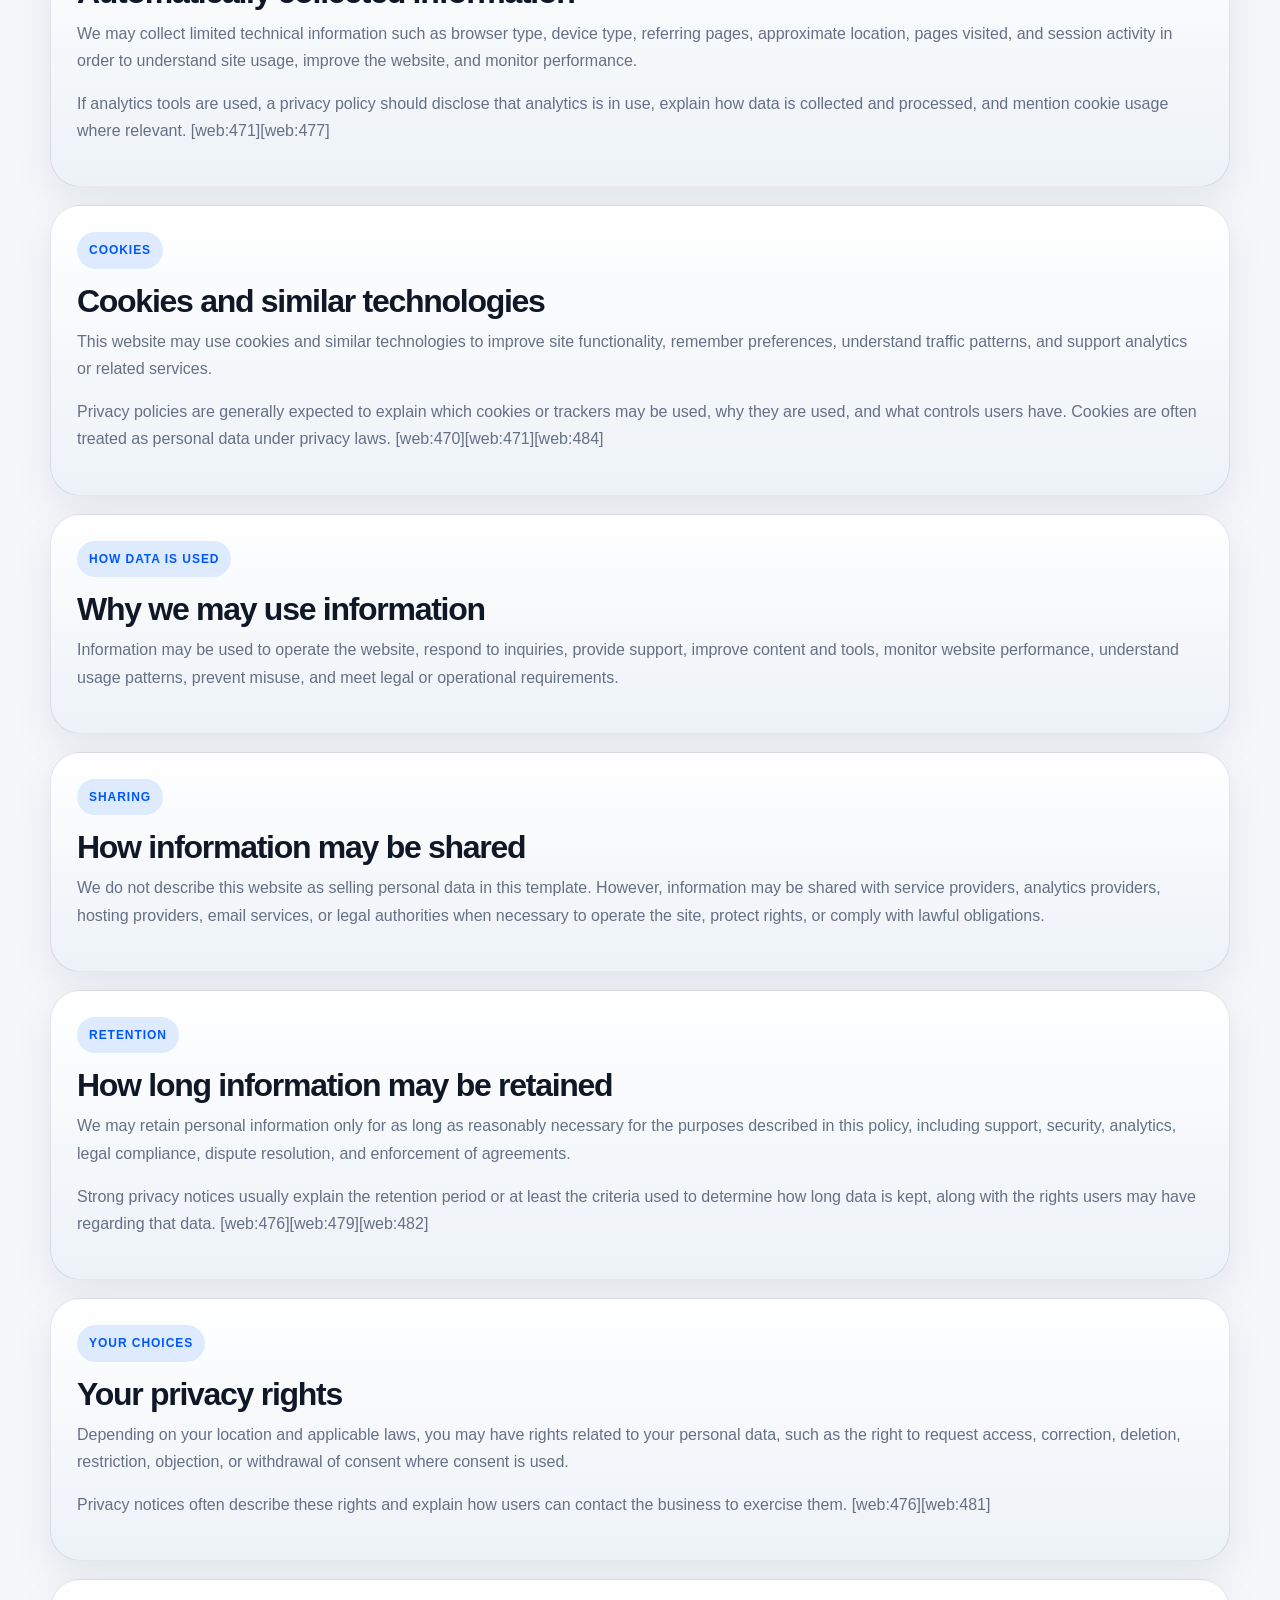
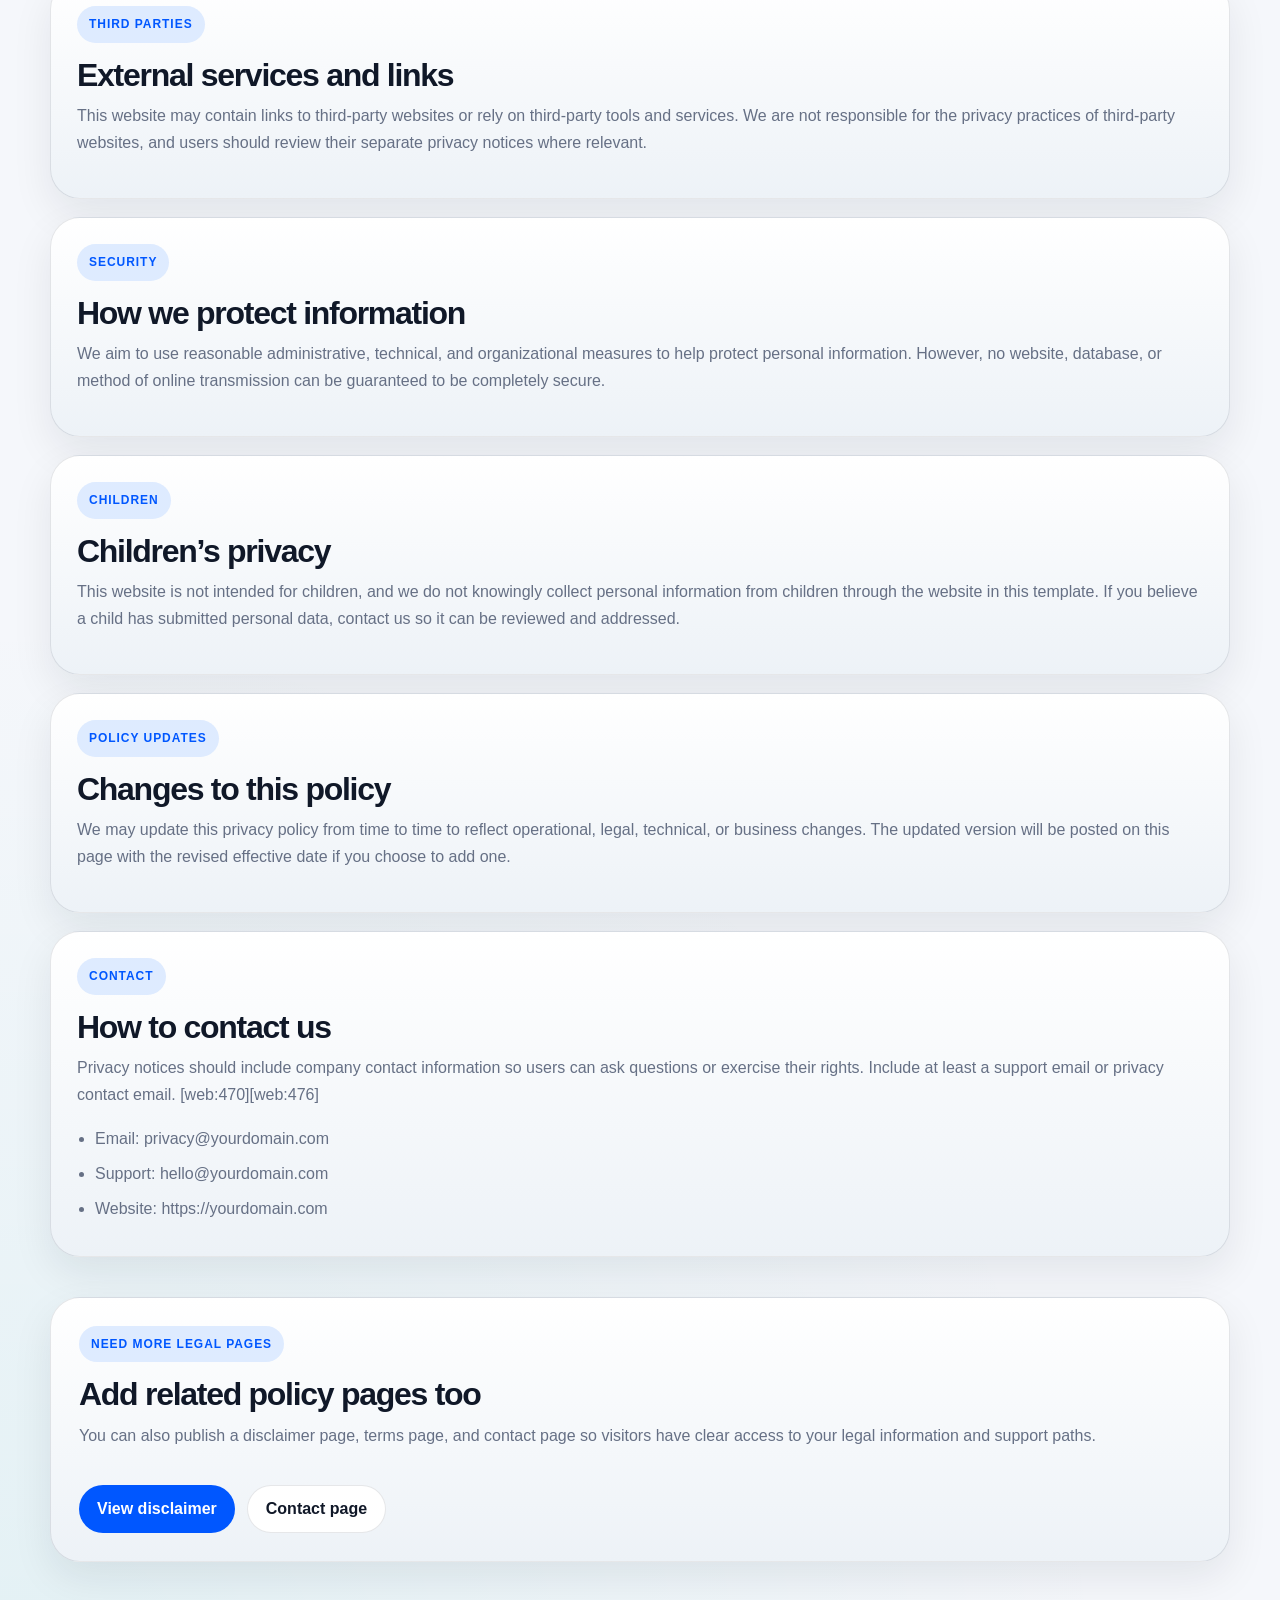
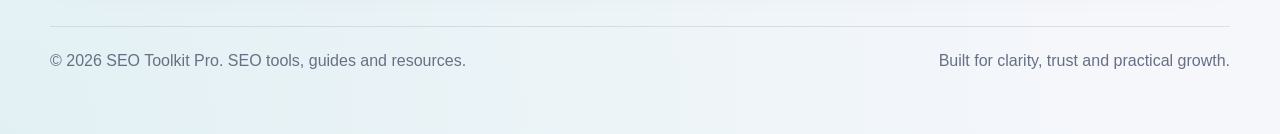
<file: privacy-policy.html>
<!DOCTYPE html>
<html lang="en" data-theme="light">
<head>
  <meta charset="UTF-8">
  <meta name="viewport" content="width=device-width, initial-scale=1.0">
  <title>Privacy Policy | SEO Toolkit Pro</title>
  <meta name="description" content="Read the SEO Toolkit Pro privacy policy covering personal data, cookies, analytics, contact forms, retention, user rights, and how information is handled.">
  <meta name="robots" content="index,follow">
  <meta property="og:type" content="website">
  <meta property="og:title" content="Privacy Policy | SEO Toolkit Pro">
  <meta property="og:description" content="Read the SEO Toolkit Pro privacy policy covering personal data, cookies, analytics, contact forms, retention, user rights, and how information is handled.">
  <meta property="og:url" content="https://yourdomain.com/privacy-policy.html">
  <meta property="og:image" content="https://yourdomain.com/assets/privacy-cover.jpg">
  <link rel="preconnect" href="https://api.fontshare.com">
  <link href="https://api.fontshare.com/v2/css?f[]=general-sans@400,500,600,700&f[]=cabinet-grotesk@500,700,800&display=swap" rel="stylesheet">
  <style>
    :root,
    [data-theme="light"] {
      --font-body: 'General Sans', sans-serif;
      --font-display: 'Cabinet Grotesk', sans-serif;
      --bg: #f5f7fb;
      --surface: #ffffff;
      --surface-2: #edf2f7;
      --line: #d9e2ec;
      --text: #101828;
      --muted: #667085;
      --primary: #0057ff;
      --primary-soft: #deebff;
      --radius-sm: 12px;
      --radius-md: 18px;
      --radius-lg: 24px;
      --radius-xl: 30px;
      --shadow-sm: 0 1px 2px rgba(15, 23, 42, 0.05);
      --shadow-md: 0 16px 40px rgba(15, 23, 42, 0.08);
      --shadow-lg: 0 28px 70px rgba(15, 23, 42, 0.12);
      --container: 1180px;
      --header-h: 78px;
      --transition: 220ms cubic-bezier(.16, 1, .3, 1);
    }

    [data-theme="dark"] {
      --bg: #0e1117;
      --surface: #141a22;
      --surface-2: #1b2330;
      --line: #2a3544;
      --text: #edf2f7;
      --muted: #98a5b3;
      --primary: #76a5ff;
      --primary-soft: #1b2a47;
      --shadow-sm: 0 1px 2px rgba(0, 0, 0, 0.28);
      --shadow-md: 0 16px 40px rgba(0, 0, 0, 0.36);
      --shadow-lg: 0 28px 70px rgba(0, 0, 0, 0.46);
    }

    * { box-sizing: border-box; }
    html { scroll-behavior: smooth; -webkit-text-size-adjust: 100%; }
    body {
      margin: 0;
      min-height: 100vh;
      font-family: var(--font-body);
      color: var(--text);
      background:
        radial-gradient(circle at top right, rgba(0, 87, 255, .10), transparent 20%),
        radial-gradient(circle at left bottom, rgba(0, 163, 163, .08), transparent 22%),
        var(--bg);
      line-height: 1.7;
    }

    a { color: inherit; text-decoration: none; }
    img, svg { display: block; max-width: 100%; height: auto; }
    button { font: inherit; }

    .skip-link {
      position: absolute;
      left: -9999px;
      top: 12px;
      z-index: 999;
      background: var(--primary);
      color: #fff;
      padding: 12px 14px;
      border-radius: var(--radius-sm);
    }
    .skip-link:focus { left: 12px; }

    .container {
      width: min(calc(100% - 24px), var(--container));
      margin-inline: auto;
    }

    .site-header {
      position: sticky;
      top: 0;
      z-index: 220;
      backdrop-filter: blur(14px);
      background: color-mix(in srgb, var(--bg) 84%, transparent);
      border-bottom: 1px solid color-mix(in srgb, var(--text) 10%, transparent);
    }

    .header-inner {
      min-height: var(--header-h);
      display: flex;
      align-items: center;
      justify-content: space-between;
      gap: 16px;
    }

    .brand {
      display: inline-flex;
      align-items: center;
      gap: 12px;
      font-weight: 700;
      flex-shrink: 0;
    }

    .brand-mark {
      width: 46px;
      height: 46px;
      border-radius: 16px;
      display: grid;
      place-items: center;
      color: #fff;
      background: linear-gradient(135deg, var(--primary), color-mix(in srgb, var(--primary) 60%, #94bbff));
      box-shadow: var(--shadow-sm);
    }

    .brand-name {
      font-family: var(--font-display);
      font-size: 1.1rem;
      letter-spacing: -0.03em;
    }

    .desktop-nav {
      display: flex;
      align-items: center;
      gap: 18px;
      flex-wrap: wrap;
    }

    .desktop-nav a {
      color: var(--muted);
      font-size: 15px;
      font-weight: 600;
      transition: color var(--transition);
    }

    .desktop-nav a:hover,
    .desktop-nav a.active { color: var(--primary); }

    .header-actions {
      display: flex;
      align-items: center;
      gap: 10px;
    }

    .icon-btn,
    .menu-btn {
      width: 46px;
      height: 46px;
      border-radius: 999px;
      border: 1px solid color-mix(in srgb, var(--text) 10%, transparent);
      background: var(--surface);
      color: var(--text);
      display: grid;
      place-items: center;
      cursor: pointer;
      transition: transform var(--transition), border-color var(--transition);
    }

    .icon-btn:hover,
    .menu-btn:hover {
      transform: translateY(-2px);
      border-color: color-mix(in srgb, var(--primary) 30%, var(--line));
    }

    .menu-btn { display: none; }

    .mobile-nav {
      position: fixed;
      inset: 0;
      z-index: 320;
      opacity: 0;
      pointer-events: none;
      transition: opacity var(--transition);
    }

    .mobile-nav.open {
      opacity: 1;
      pointer-events: auto;
    }

    .mobile-nav-backdrop {
      position: absolute;
      inset: 0;
      background: rgba(0, 0, 0, .48);
    }

    .mobile-nav-panel {
      position: absolute;
      top: 0;
      right: 0;
      width: min(88vw, 360px);
      height: 100%;
      background: var(--surface);
      border-left: 1px solid color-mix(in srgb, var(--text) 10%, transparent);
      box-shadow: var(--shadow-lg);
      padding: 22px;
      transform: translateX(100%);
      transition: transform var(--transition);
      display: flex;
      flex-direction: column;
      gap: 18px;
    }

    .mobile-nav.open .mobile-nav-panel { transform: translateX(0); }

    .mobile-top {
      display: flex;
      align-items: center;
      justify-content: space-between;
    }

    .mobile-links {
      display: grid;
      gap: 8px;
    }

    .mobile-links a {
      padding: 14px 16px;
      border-radius: 16px;
      background: color-mix(in srgb, var(--bg) 40%, var(--surface));
      border: 1px solid color-mix(in srgb, var(--text) 8%, transparent);
      font-weight: 600;
    }

    .mobile-links a.active {
      background: var(--primary-soft);
      color: var(--primary);
    }

    .legal-hero {
      padding: 34px 0 18px;
    }

    .hero-card,
    .legal-card,
    .cta-card {
      border-radius: var(--radius-xl);
      border: 1px solid color-mix(in srgb, var(--text) 10%, transparent);
      box-shadow: var(--shadow-md);
      background: linear-gradient(180deg, color-mix(in srgb, var(--surface) 98%, white 2%), var(--surface-2));
    }

    .hero-card {
      padding: clamp(26px, 4vw, 48px);
      position: relative;
      overflow: hidden;
    }

    .hero-card::after {
      content: "";
      position: absolute;
      right: -60px;
      bottom: -70px;
      width: 240px;
      height: 240px;
      border-radius: 50%;
      background: radial-gradient(circle, rgba(0, 87, 255, .18), transparent 68%);
    }

    .eyebrow {
      display: inline-flex;
      align-items: center;
      padding: 8px 12px;
      border-radius: 999px;
      font-size: 12px;
      text-transform: uppercase;
      letter-spacing: .08em;
      font-weight: 800;
      color: var(--primary);
      background: var(--primary-soft);
      margin-bottom: 16px;
    }

    h1, h2, h3, p { margin-top: 0; }

    h1 {
      font-family: var(--font-display);
      font-size: clamp(2.5rem, 5vw, 5rem);
      line-height: .96;
      letter-spacing: -0.05em;
      margin-bottom: 16px;
      max-width: 10ch;
    }

    h2 {
      font-family: var(--font-display);
      font-size: clamp(1.55rem, 2.5vw, 2.3rem);
      line-height: 1.04;
      letter-spacing: -0.04em;
      margin-bottom: 10px;
    }

    .lead,
    .legal-card p,
    .legal-card li,
    .cta-card p {
      color: var(--muted);
    }

    .hero-meta {
      margin-top: 24px;
      display: grid;
      grid-template-columns: repeat(3, minmax(0, 1fr));
      gap: 12px;
    }

    .meta-box {
      padding: 18px;
      border-radius: 18px;
      background: color-mix(in srgb, var(--surface) 88%, transparent);
      border: 1px solid color-mix(in srgb, var(--text) 8%, transparent);
    }

    .meta-box strong {
      display: block;
      font-family: var(--font-display);
      font-size: 1.15rem;
    }

    .meta-box span {
      color: var(--muted);
      font-size: 14px;
    }

    .legal-layout {
      display: grid;
      gap: 18px;
      margin-top: 12px;
    }

    .legal-card {
      padding: 26px;
    }

    .legal-card ul {
      padding-left: 18px;
      margin: 12px 0 0;
    }

    .legal-card li {
      margin-bottom: 8px;
    }

    .cta-card {
      margin: 22px 0 44px;
      padding: 28px;
      display: flex;
      align-items: center;
      justify-content: space-between;
      gap: 20px;
      flex-wrap: wrap;
    }

    .cta-actions {
      display: flex;
      gap: 12px;
      flex-wrap: wrap;
    }

    .btn {
      min-height: 48px;
      padding: 0 18px;
      border-radius: 999px;
      display: inline-flex;
      align-items: center;
      justify-content: center;
      font-weight: 700;
      transition: transform var(--transition), border-color var(--transition), background var(--transition);
    }

    .btn-primary {
      background: var(--primary);
      color: #fff;
    }

    .btn-secondary {
      background: color-mix(in srgb, var(--surface) 96%, transparent);
      color: var(--text);
      border: 1px solid color-mix(in srgb, var(--text) 10%, transparent);
    }

    .btn:hover { transform: translateY(-2px); }

    .site-footer {
      padding: 20px 0 44px;
      color: var(--muted);
    }

    .footer-inner {
      border-top: 1px solid color-mix(in srgb, var(--text) 10%, transparent);
      padding-top: 20px;
      display: flex;
      justify-content: space-between;
      gap: 16px;
      flex-wrap: wrap;
    }

    a:focus-visible,
    button:focus-visible {
      outline: 2px solid var(--primary);
      outline-offset: 3px;
    }

    body.menu-open { overflow: hidden; }

    @media (max-width: 1120px) {
      .desktop-nav { display: none; }
      .menu-btn { display: grid; }
      .cta-card { grid-template-columns: 1fr; }
    }

    @media (max-width: 900px) {
      .hero-meta { grid-template-columns: 1fr; }
    }

    @media (prefers-reduced-motion: reduce) {
      *,
      *::before,
      *::after {
        animation: none !important;
        transition: none !important;
        scroll-behavior: auto !important;
      }
    }
  </style>
</head>
<body>
  <a href="#main-content" class="skip-link">Skip to content</a>

  <header class="site-header">
    <div class="container header-inner">
      <a href="./index.html" class="brand" aria-label="SEO Toolkit Pro home">
        <span class="brand-mark" aria-hidden="true">
          <svg width="22" height="22" viewBox="0 0 24 24" fill="none">
            <path d="M4 17L10 11L14 15L20 8" stroke="currentColor" stroke-width="2.4" stroke-linecap="round" stroke-linejoin="round"></path>
            <path d="M16 8H20V12" stroke="currentColor" stroke-width="2.4" stroke-linecap="round" stroke-linejoin="round"></path>
          </svg>
        </span>
        <span class="brand-name">SEO Toolkit Pro</span>
      </a>

      <nav class="desktop-nav" aria-label="Primary navigation">
        <a href="./index.html">Home</a>
        <a href="./about.html">About</a>
        <a href="./blog/index.php">Blog</a>
        <a href="./contact.html">Contact</a>
        <a href="./privacy-policy.html" class="active">Privacy Policy</a>
      </nav>

      <div class="header-actions">
        <button class="icon-btn" id="themeToggle" type="button" aria-label="Toggle theme">
          <svg width="20" height="20" viewBox="0 0 24 24" fill="none" stroke="currentColor" stroke-width="2">
            <path d="M21 12.79A9 9 0 1 1 11.21 3A7 7 0 0 0 21 12.79Z"></path>
          </svg>
        </button>
        <button class="menu-btn" id="menuToggle" type="button" aria-label="Open mobile menu" aria-expanded="false">
          <svg width="22" height="22" viewBox="0 0 24 24" fill="none" stroke="currentColor" stroke-width="2.2">
            <path d="M3 6H21M3 12H21M3 18H21" stroke-linecap="round"></path>
          </svg>
        </button>
      </div>
    </div>
  </header>

  <aside class="mobile-nav" id="mobileNav" aria-hidden="true">
    <div class="mobile-nav-backdrop" id="mobileBackdrop"></div>
    <div class="mobile-nav-panel" role="dialog" aria-modal="true" aria-label="Mobile menu">
      <div class="mobile-top">
        <strong>Navigation</strong>
        <button class="icon-btn" id="menuClose" type="button" aria-label="Close mobile menu">✕</button>
      </div>
      <nav class="mobile-links" aria-label="Mobile navigation">
        <a href="./index.html">Home</a>
        <a href="./about.html">About</a>
        <a href="./blog/index.php">Blog</a>
        <a href="./contact.html">Contact</a>
        <a href="./privacy-policy.html" class="active">Privacy Policy</a>
      </nav>
    </div>
  </aside>

  <main id="main-content" class="container">
    <section class="legal-hero">
      <div class="hero-card">
        <span class="eyebrow">Privacy Policy</span>
        <h1>How SEO Toolkit Pro collects, uses, and protects information</h1>
        <p class="lead">
          This privacy policy explains what information may be collected when you use SEO Toolkit Pro, how that information may be used, and what choices or rights you may have regarding your data.
        </p>

        <div class="hero-meta">
          <div class="meta-box">
            <strong>Data transparency</strong>
            <span>Users should understand what data is collected and why</span>
          </div>
          <div class="meta-box">
            <strong>Cookie notice</strong>
            <span>Policies should explain tracking technologies and analytics use</span>
          </div>
          <div class="meta-box">
            <strong>User rights</strong>
            <span>Policies should describe how users can contact you about their data</span>
          </div>
        </div>
      </div>
    </section>

    <section class="legal-layout">
      <article class="legal-card">
        <span class="eyebrow">Overview</span>
        <h2>Information we may collect</h2>
        <p>
          Depending on how visitors use the website, SEO Toolkit Pro may collect information provided directly by users, information collected automatically through website technologies, and information related to communications or service requests.
        </p>
        <ul>
          <li>Name and email address if you contact us or submit a form</li>
          <li>Message content or support request details</li>
          <li>Device, browser, IP address, and approximate usage information</li>
          <li>Analytics and cookie-related information where applicable</li>
        </ul>
      </article>

      <article class="legal-card">
        <span class="eyebrow">Direct submissions</span>
        <h2>Information you provide directly</h2>
        <p>
          If you contact us by email, use a contact form, request support, or otherwise communicate with us, we may collect the information you choose to provide, such as your name, email address, and message content. Privacy notices commonly explain what form data is collected and how it is used. [web:470][web:473]
        </p>
      </article>

      <article class="legal-card">
        <span class="eyebrow">Analytics and usage</span>
        <h2>Automatically collected information</h2>
        <p>
          We may collect limited technical information such as browser type, device type, referring pages, approximate location, pages visited, and session activity in order to understand site usage, improve the website, and monitor performance.
        </p>
        <p>
          If analytics tools are used, a privacy policy should disclose that analytics is in use, explain how data is collected and processed, and mention cookie usage where relevant. [web:471][web:477]
        </p>
      </article>

      <article class="legal-card">
        <span class="eyebrow">Cookies</span>
        <h2>Cookies and similar technologies</h2>
        <p>
          This website may use cookies and similar technologies to improve site functionality, remember preferences, understand traffic patterns, and support analytics or related services.
        </p>
        <p>
          Privacy policies are generally expected to explain which cookies or trackers may be used, why they are used, and what controls users have. Cookies are often treated as personal data under privacy laws. [web:470][web:471][web:484]
        </p>
      </article>

      <article class="legal-card">
        <span class="eyebrow">How data is used</span>
        <h2>Why we may use information</h2>
        <p>
          Information may be used to operate the website, respond to inquiries, provide support, improve content and tools, monitor website performance, understand usage patterns, prevent misuse, and meet legal or operational requirements.
        </p>
      </article>

      <article class="legal-card">
        <span class="eyebrow">Sharing</span>
        <h2>How information may be shared</h2>
        <p>
          We do not describe this website as selling personal data in this template. However, information may be shared with service providers, analytics providers, hosting providers, email services, or legal authorities when necessary to operate the site, protect rights, or comply with lawful obligations.
        </p>
      </article>

      <article class="legal-card">
        <span class="eyebrow">Retention</span>
        <h2>How long information may be retained</h2>
        <p>
          We may retain personal information only for as long as reasonably necessary for the purposes described in this policy, including support, security, analytics, legal compliance, dispute resolution, and enforcement of agreements.
        </p>
        <p>
          Strong privacy notices usually explain the retention period or at least the criteria used to determine how long data is kept, along with the rights users may have regarding that data. [web:476][web:479][web:482]
        </p>
      </article>

      <article class="legal-card">
        <span class="eyebrow">Your choices</span>
        <h2>Your privacy rights</h2>
        <p>
          Depending on your location and applicable laws, you may have rights related to your personal data, such as the right to request access, correction, deletion, restriction, objection, or withdrawal of consent where consent is used.
        </p>
        <p>
          Privacy notices often describe these rights and explain how users can contact the business to exercise them. [web:476][web:481]
        </p>
      </article>

      <article class="legal-card">
        <span class="eyebrow">Third parties</span>
        <h2>External services and links</h2>
        <p>
          This website may contain links to third-party websites or rely on third-party tools and services. We are not responsible for the privacy practices of third-party websites, and users should review their separate privacy notices where relevant.
        </p>
      </article>

      <article class="legal-card">
        <span class="eyebrow">Security</span>
        <h2>How we protect information</h2>
        <p>
          We aim to use reasonable administrative, technical, and organizational measures to help protect personal information. However, no website, database, or method of online transmission can be guaranteed to be completely secure.
        </p>
      </article>

      <article class="legal-card">
        <span class="eyebrow">Children</span>
        <h2>Children’s privacy</h2>
        <p>
          This website is not intended for children, and we do not knowingly collect personal information from children through the website in this template. If you believe a child has submitted personal data, contact us so it can be reviewed and addressed.
        </p>
      </article>

      <article class="legal-card">
        <span class="eyebrow">Policy updates</span>
        <h2>Changes to this policy</h2>
        <p>
          We may update this privacy policy from time to time to reflect operational, legal, technical, or business changes. The updated version will be posted on this page with the revised effective date if you choose to add one.
        </p>
      </article>

      <article class="legal-card">
        <span class="eyebrow">Contact</span>
        <h2>How to contact us</h2>
        <p>
          Privacy notices should include company contact information so users can ask questions or exercise their rights. Include at least a support email or privacy contact email. [web:470][web:476]
        </p>
        <ul>
          <li>Email: privacy@yourdomain.com</li>
          <li>Support: hello@yourdomain.com</li>
          <li>Website: https://yourdomain.com</li>
        </ul>
      </article>

      <article class="cta-card">
        <div>
          <span class="eyebrow">Need more legal pages</span>
          <h2>Add related policy pages too</h2>
          <p>
            You can also publish a disclaimer page, terms page, and contact page so visitors have clear access to your legal information and support paths.
          </p>
        </div>

        <div class="cta-actions">
          <a class="btn btn-primary" href="./disclaimer.html">View disclaimer</a>
          <a class="btn btn-secondary" href="./contact.html">Contact page</a>
        </div>
      </article>
    </section>
  </main>

  <footer class="site-footer">
    <div class="container footer-inner">
      <p>© 2026 SEO Toolkit Pro. SEO tools, guides and resources.</p>
      <p>Built for clarity, trust and practical growth.</p>
    </div>
  </footer>

  <script>
    (function () {
      const root = document.documentElement;
      const themeToggle = document.getElementById('themeToggle');
      const menuToggle = document.getElementById('menuToggle');
      const menuClose = document.getElementById('menuClose');
      const mobileNav = document.getElementById('mobileNav');
      const mobileBackdrop = document.getElementById('mobileBackdrop');

      let theme = window.matchMedia('(prefers-color-scheme: dark)').matches ? 'dark' : 'light';
      root.setAttribute('data-theme', theme);

      function updateThemeIcon(mode) {
        themeToggle.innerHTML = mode === 'dark'
          ? '<svg width="20" height="20" viewBox="0 0 24 24" fill="none" stroke="currentColor" stroke-width="2"><circle cx="12" cy="12" r="5"></circle><path d="M12 1V3M12 21V23M4.22 4.22L5.64 5.64M18.36 18.36L19.78 19.78M1 12H3M21 12H23M4.22 19.78L5.64 18.36M18.36 5.64L19.78 4.22"></path></svg>'
          : '<svg width="20" height="20" viewBox="0 0 24 24" fill="none" stroke="currentColor" stroke-width="2"><path d="M21 12.79A9 9 0 1 1 11.21 3A7 7 0 0 0 21 12.79Z"></path></svg>';
      }

      updateThemeIcon(theme);

      themeToggle.addEventListener('click', function () {
        theme = theme === 'dark' ? 'light' : 'dark';
        root.setAttribute('data-theme', theme);
        updateThemeIcon(theme);
      });

      function openMenu() {
        mobileNav.classList.add('open');
        mobileNav.setAttribute('aria-hidden', 'false');
        menuToggle.setAttribute('aria-expanded', 'true');
        document.body.classList.add('menu-open');
      }

      function closeMenu() {
        mobileNav.classList.remove('open');
        mobileNav.setAttribute('aria-hidden', 'true');
        menuToggle.setAttribute('aria-expanded', 'false');
        document.body.classList.remove('menu-open');
      }

      menuToggle.addEventListener('click', openMenu);
      menuClose.addEventListener('click', closeMenu);
      mobileBackdrop.addEventListener('click', closeMenu);
    })();
  </script>
</body>
</html>
</file>
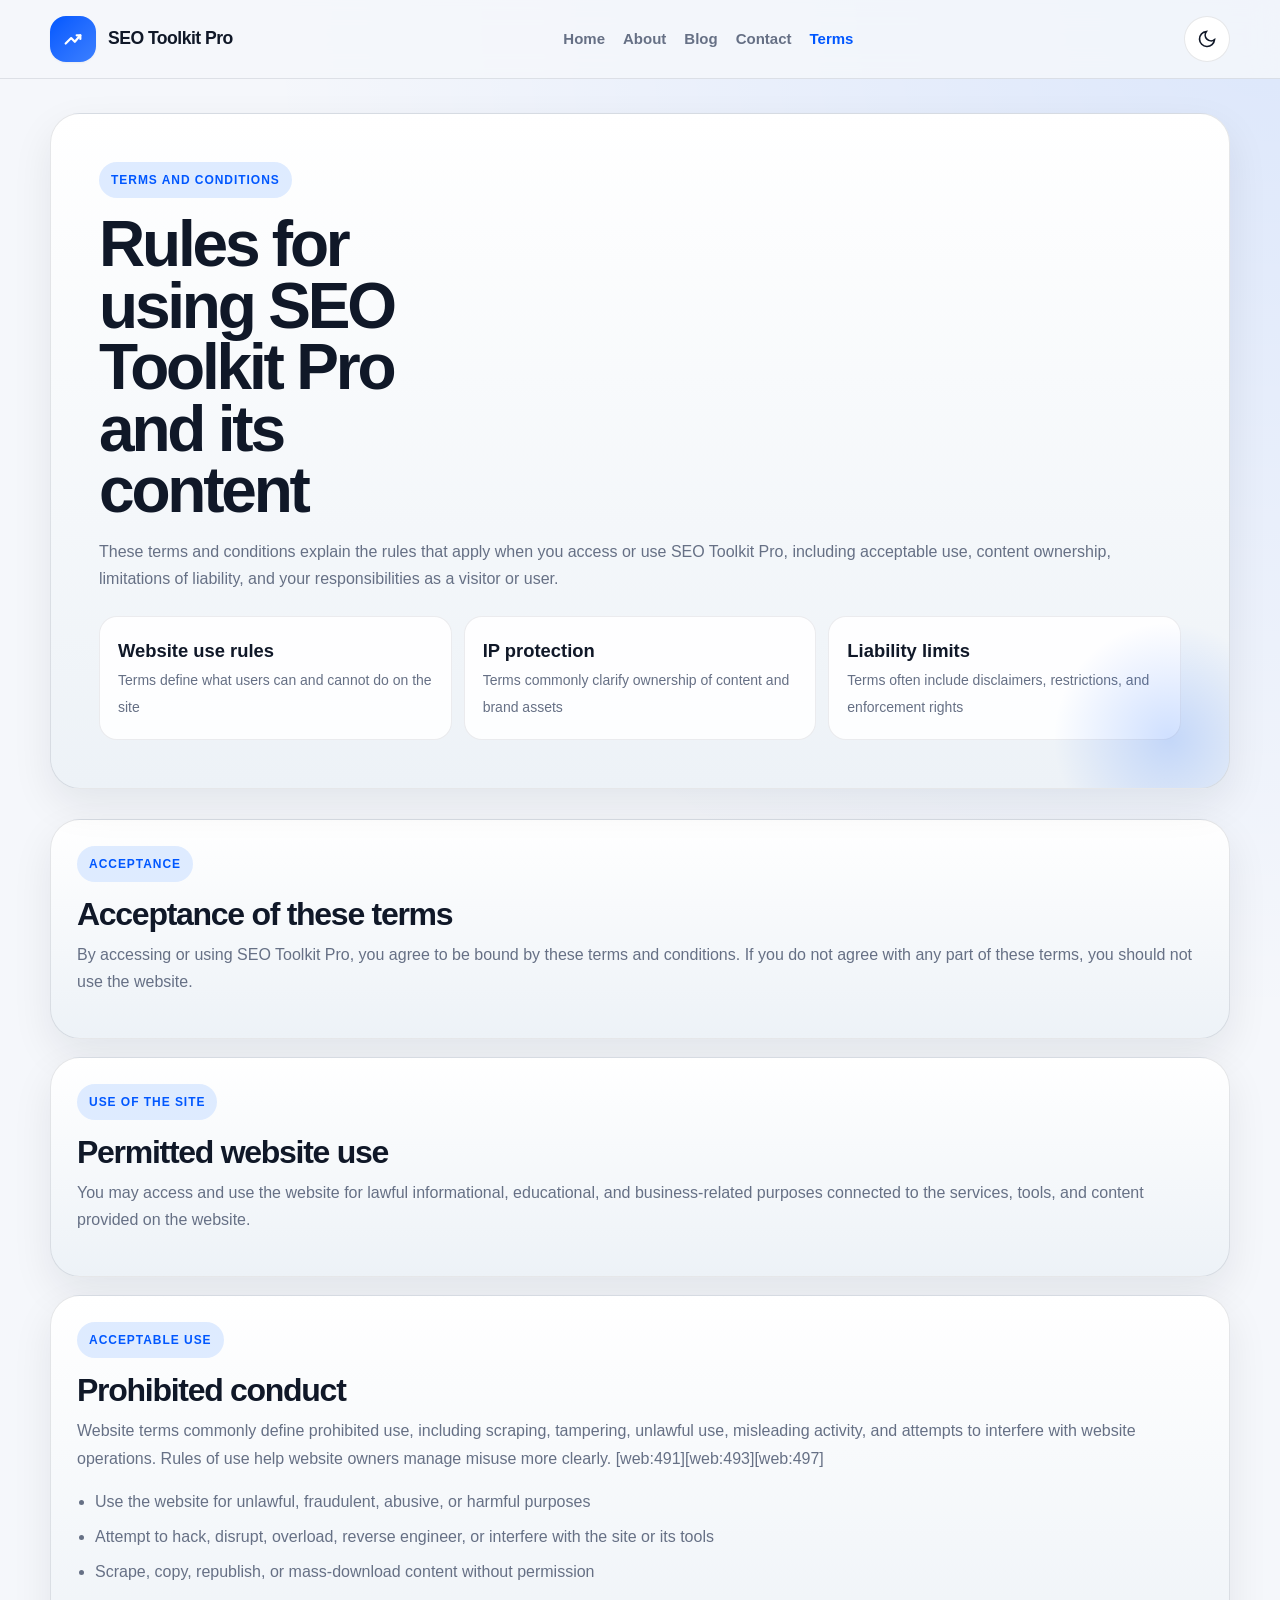
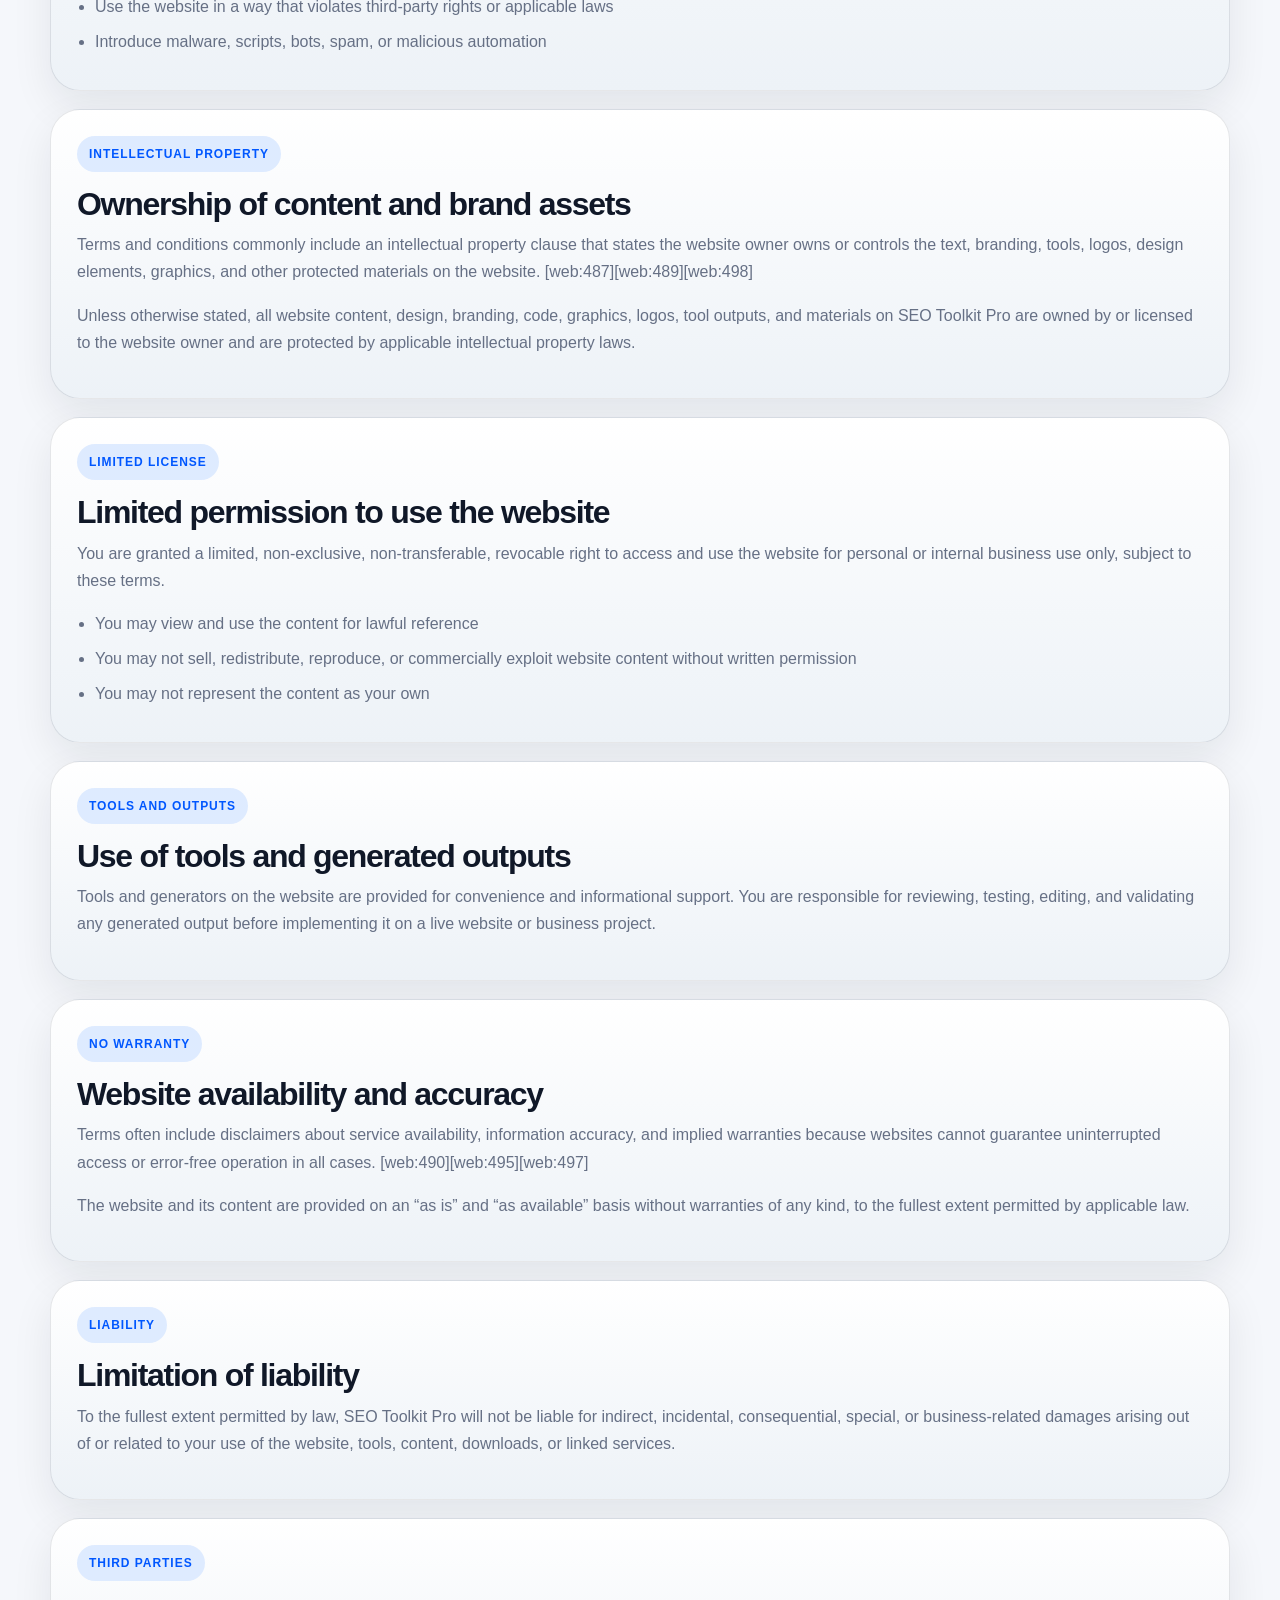
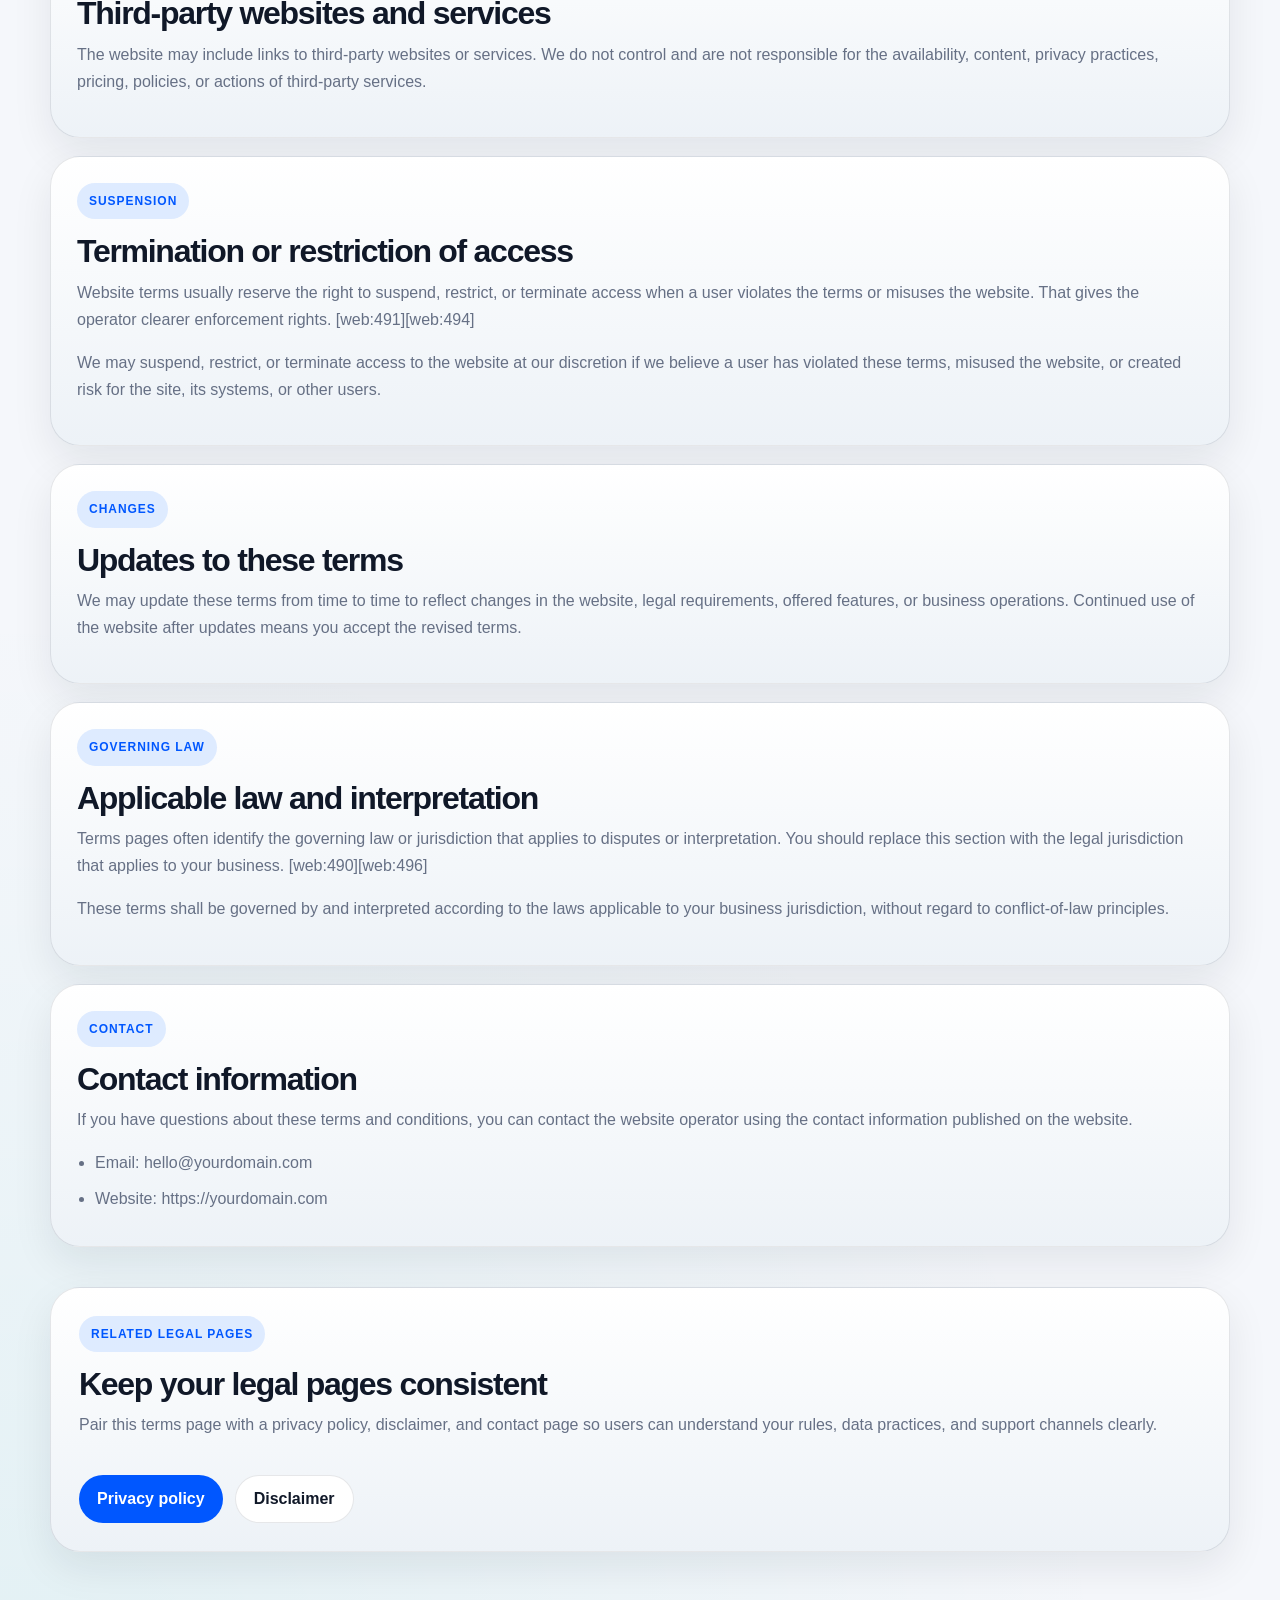
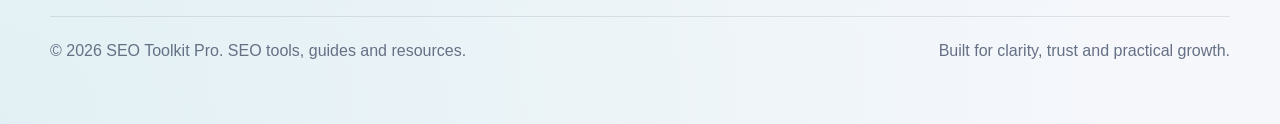
<file: terms.html>
<!DOCTYPE html>
<html lang="en" data-theme="light">
<head>
  <meta charset="UTF-8">
  <meta name="viewport" content="width=device-width, initial-scale=1.0">
  <title>Terms and Conditions | SEO Toolkit Pro</title>
  <meta name="description" content="Read the SEO Toolkit Pro terms and conditions covering website use, intellectual property, prohibited activities, limitations of liability, and user responsibilities.">
  <meta name="robots" content="index,follow">
  <meta property="og:type" content="website">
  <meta property="og:title" content="Terms and Conditions | SEO Toolkit Pro">
  <meta property="og:description" content="Read the SEO Toolkit Pro terms and conditions covering website use, intellectual property, prohibited activities, limitations of liability, and user responsibilities.">
  <meta property="og:url" content="https://yourdomain.com/terms.html">
  <meta property="og:image" content="https://yourdomain.com/assets/terms-cover.jpg">
  <link rel="preconnect" href="https://api.fontshare.com">
  <link href="https://api.fontshare.com/v2/css?f[]=general-sans@400,500,600,700&f[]=cabinet-grotesk@500,700,800&display=swap" rel="stylesheet">
  <style>
    :root,
    [data-theme="light"] {
      --font-body: 'General Sans', sans-serif;
      --font-display: 'Cabinet Grotesk', sans-serif;
      --bg: #f5f7fb;
      --surface: #ffffff;
      --surface-2: #edf2f7;
      --line: #d9e2ec;
      --text: #101828;
      --muted: #667085;
      --primary: #0057ff;
      --primary-soft: #deebff;
      --radius-sm: 12px;
      --radius-md: 18px;
      --radius-lg: 24px;
      --radius-xl: 30px;
      --shadow-sm: 0 1px 2px rgba(15, 23, 42, 0.05);
      --shadow-md: 0 16px 40px rgba(15, 23, 42, 0.08);
      --shadow-lg: 0 28px 70px rgba(15, 23, 42, 0.12);
      --container: 1180px;
      --header-h: 78px;
      --transition: 220ms cubic-bezier(.16, 1, .3, 1);
    }

    [data-theme="dark"] {
      --bg: #0e1117;
      --surface: #141a22;
      --surface-2: #1b2330;
      --line: #2a3544;
      --text: #edf2f7;
      --muted: #98a5b3;
      --primary: #76a5ff;
      --primary-soft: #1b2a47;
      --shadow-sm: 0 1px 2px rgba(0, 0, 0, 0.28);
      --shadow-md: 0 16px 40px rgba(0, 0, 0, 0.36);
      --shadow-lg: 0 28px 70px rgba(0, 0, 0, 0.46);
    }

    * { box-sizing: border-box; }
    html { scroll-behavior: smooth; -webkit-text-size-adjust: 100%; }
    body {
      margin: 0;
      min-height: 100vh;
      font-family: var(--font-body);
      color: var(--text);
      background:
        radial-gradient(circle at top right, rgba(0, 87, 255, .10), transparent 20%),
        radial-gradient(circle at left bottom, rgba(0, 163, 163, .08), transparent 22%),
        var(--bg);
      line-height: 1.7;
    }

    a { color: inherit; text-decoration: none; }
    img, svg { display: block; max-width: 100%; height: auto; }
    button { font: inherit; }

    .skip-link {
      position: absolute;
      left: -9999px;
      top: 12px;
      z-index: 999;
      background: var(--primary);
      color: #fff;
      padding: 12px 14px;
      border-radius: var(--radius-sm);
    }
    .skip-link:focus { left: 12px; }

    .container {
      width: min(calc(100% - 24px), var(--container));
      margin-inline: auto;
    }

    .site-header {
      position: sticky;
      top: 0;
      z-index: 220;
      backdrop-filter: blur(14px);
      background: color-mix(in srgb, var(--bg) 84%, transparent);
      border-bottom: 1px solid color-mix(in srgb, var(--text) 10%, transparent);
    }

    .header-inner {
      min-height: var(--header-h);
      display: flex;
      align-items: center;
      justify-content: space-between;
      gap: 16px;
    }

    .brand {
      display: inline-flex;
      align-items: center;
      gap: 12px;
      font-weight: 700;
      flex-shrink: 0;
    }

    .brand-mark {
      width: 46px;
      height: 46px;
      border-radius: 16px;
      display: grid;
      place-items: center;
      color: #fff;
      background: linear-gradient(135deg, var(--primary), color-mix(in srgb, var(--primary) 60%, #94bbff));
      box-shadow: var(--shadow-sm);
    }

    .brand-name {
      font-family: var(--font-display);
      font-size: 1.1rem;
      letter-spacing: -0.03em;
    }

    .desktop-nav {
      display: flex;
      align-items: center;
      gap: 18px;
      flex-wrap: wrap;
    }

    .desktop-nav a {
      color: var(--muted);
      font-size: 15px;
      font-weight: 600;
      transition: color var(--transition);
    }

    .desktop-nav a:hover,
    .desktop-nav a.active { color: var(--primary); }

    .header-actions {
      display: flex;
      align-items: center;
      gap: 10px;
    }

    .icon-btn,
    .menu-btn {
      width: 46px;
      height: 46px;
      border-radius: 999px;
      border: 1px solid color-mix(in srgb, var(--text) 10%, transparent);
      background: var(--surface);
      color: var(--text);
      display: grid;
      place-items: center;
      cursor: pointer;
      transition: transform var(--transition), border-color var(--transition);
    }

    .icon-btn:hover,
    .menu-btn:hover {
      transform: translateY(-2px);
      border-color: color-mix(in srgb, var(--primary) 30%, var(--line));
    }

    .menu-btn { display: none; }

    .mobile-nav {
      position: fixed;
      inset: 0;
      z-index: 320;
      opacity: 0;
      pointer-events: none;
      transition: opacity var(--transition);
    }

    .mobile-nav.open {
      opacity: 1;
      pointer-events: auto;
    }

    .mobile-nav-backdrop {
      position: absolute;
      inset: 0;
      background: rgba(0, 0, 0, .48);
    }

    .mobile-nav-panel {
      position: absolute;
      top: 0;
      right: 0;
      width: min(88vw, 360px);
      height: 100%;
      background: var(--surface);
      border-left: 1px solid color-mix(in srgb, var(--text) 10%, transparent);
      box-shadow: var(--shadow-lg);
      padding: 22px;
      transform: translateX(100%);
      transition: transform var(--transition);
      display: flex;
      flex-direction: column;
      gap: 18px;
    }

    .mobile-nav.open .mobile-nav-panel { transform: translateX(0); }

    .mobile-top {
      display: flex;
      align-items: center;
      justify-content: space-between;
    }

    .mobile-links {
      display: grid;
      gap: 8px;
    }

    .mobile-links a {
      padding: 14px 16px;
      border-radius: 16px;
      background: color-mix(in srgb, var(--bg) 40%, var(--surface));
      border: 1px solid color-mix(in srgb, var(--text) 8%, transparent);
      font-weight: 600;
    }

    .mobile-links a.active {
      background: var(--primary-soft);
      color: var(--primary);
    }

    .legal-hero {
      padding: 34px 0 18px;
    }

    .hero-card,
    .legal-card,
    .cta-card {
      border-radius: var(--radius-xl);
      border: 1px solid color-mix(in srgb, var(--text) 10%, transparent);
      box-shadow: var(--shadow-md);
      background: linear-gradient(180deg, color-mix(in srgb, var(--surface) 98%, white 2%), var(--surface-2));
    }

    .hero-card {
      padding: clamp(26px, 4vw, 48px);
      position: relative;
      overflow: hidden;
    }

    .hero-card::after {
      content: "";
      position: absolute;
      right: -60px;
      bottom: -70px;
      width: 240px;
      height: 240px;
      border-radius: 50%;
      background: radial-gradient(circle, rgba(0, 87, 255, .18), transparent 68%);
    }

    .eyebrow {
      display: inline-flex;
      align-items: center;
      padding: 8px 12px;
      border-radius: 999px;
      font-size: 12px;
      text-transform: uppercase;
      letter-spacing: .08em;
      font-weight: 800;
      color: var(--primary);
      background: var(--primary-soft);
      margin-bottom: 16px;
    }

    h1, h2, h3, p { margin-top: 0; }

    h1 {
      font-family: var(--font-display);
      font-size: clamp(2.5rem, 5vw, 5rem);
      line-height: .96;
      letter-spacing: -0.05em;
      margin-bottom: 16px;
      max-width: 10ch;
    }

    h2 {
      font-family: var(--font-display);
      font-size: clamp(1.55rem, 2.5vw, 2.3rem);
      line-height: 1.04;
      letter-spacing: -0.04em;
      margin-bottom: 10px;
    }

    .lead,
    .legal-card p,
    .legal-card li,
    .cta-card p {
      color: var(--muted);
    }

    .hero-meta {
      margin-top: 24px;
      display: grid;
      grid-template-columns: repeat(3, minmax(0, 1fr));
      gap: 12px;
    }

    .meta-box {
      padding: 18px;
      border-radius: 18px;
      background: color-mix(in srgb, var(--surface) 88%, transparent);
      border: 1px solid color-mix(in srgb, var(--text) 8%, transparent);
    }

    .meta-box strong {
      display: block;
      font-family: var(--font-display);
      font-size: 1.15rem;
    }

    .meta-box span {
      color: var(--muted);
      font-size: 14px;
    }

    .legal-layout {
      display: grid;
      gap: 18px;
      margin-top: 12px;
    }

    .legal-card {
      padding: 26px;
    }

    .legal-card ul {
      padding-left: 18px;
      margin: 12px 0 0;
    }

    .legal-card li {
      margin-bottom: 8px;
    }

    .cta-card {
      margin: 22px 0 44px;
      padding: 28px;
      display: flex;
      align-items: center;
      justify-content: space-between;
      gap: 20px;
      flex-wrap: wrap;
    }

    .cta-actions {
      display: flex;
      gap: 12px;
      flex-wrap: wrap;
    }

    .btn {
      min-height: 48px;
      padding: 0 18px;
      border-radius: 999px;
      display: inline-flex;
      align-items: center;
      justify-content: center;
      font-weight: 700;
      transition: transform var(--transition), border-color var(--transition), background var(--transition);
    }

    .btn-primary {
      background: var(--primary);
      color: #fff;
    }

    .btn-secondary {
      background: color-mix(in srgb, var(--surface) 96%, transparent);
      color: var(--text);
      border: 1px solid color-mix(in srgb, var(--text) 10%, transparent);
    }

    .btn:hover { transform: translateY(-2px); }

    .site-footer {
      padding: 20px 0 44px;
      color: var(--muted);
    }

    .footer-inner {
      border-top: 1px solid color-mix(in srgb, var(--text) 10%, transparent);
      padding-top: 20px;
      display: flex;
      justify-content: space-between;
      gap: 16px;
      flex-wrap: wrap;
    }

    a:focus-visible,
    button:focus-visible {
      outline: 2px solid var(--primary);
      outline-offset: 3px;
    }

    body.menu-open { overflow: hidden; }

    @media (max-width: 1120px) {
      .desktop-nav { display: none; }
      .menu-btn { display: grid; }
      .cta-card { grid-template-columns: 1fr; }
    }

    @media (max-width: 900px) {
      .hero-meta { grid-template-columns: 1fr; }
    }

    @media (prefers-reduced-motion: reduce) {
      *,
      *::before,
      *::after {
        animation: none !important;
        transition: none !important;
        scroll-behavior: auto !important;
      }
    }
  </style>
</head>
<body>
  <a href="#main-content" class="skip-link">Skip to content</a>

  <header class="site-header">
    <div class="container header-inner">
      <a href="./index.html" class="brand" aria-label="SEO Toolkit Pro home">
        <span class="brand-mark" aria-hidden="true">
          <svg width="22" height="22" viewBox="0 0 24 24" fill="none">
            <path d="M4 17L10 11L14 15L20 8" stroke="currentColor" stroke-width="2.4" stroke-linecap="round" stroke-linejoin="round"></path>
            <path d="M16 8H20V12" stroke="currentColor" stroke-width="2.4" stroke-linecap="round" stroke-linejoin="round"></path>
          </svg>
        </span>
        <span class="brand-name">SEO Toolkit Pro</span>
      </a>

      <nav class="desktop-nav" aria-label="Primary navigation">
        <a href="./index.html">Home</a>
        <a href="./about.html">About</a>
        <a href="./blog/index.php">Blog</a>
        <a href="./contact.html">Contact</a>
        <a href="./terms.html" class="active">Terms</a>
      </nav>

      <div class="header-actions">
        <button class="icon-btn" id="themeToggle" type="button" aria-label="Toggle theme">
          <svg width="20" height="20" viewBox="0 0 24 24" fill="none" stroke="currentColor" stroke-width="2">
            <path d="M21 12.79A9 9 0 1 1 11.21 3A7 7 0 0 0 21 12.79Z"></path>
          </svg>
        </button>
        <button class="menu-btn" id="menuToggle" type="button" aria-label="Open mobile menu" aria-expanded="false">
          <svg width="22" height="22" viewBox="0 0 24 24" fill="none" stroke="currentColor" stroke-width="2.2">
            <path d="M3 6H21M3 12H21M3 18H21" stroke-linecap="round"></path>
          </svg>
        </button>
      </div>
    </div>
  </header>

  <aside class="mobile-nav" id="mobileNav" aria-hidden="true">
    <div class="mobile-nav-backdrop" id="mobileBackdrop"></div>
    <div class="mobile-nav-panel" role="dialog" aria-modal="true" aria-label="Mobile menu">
      <div class="mobile-top">
        <strong>Navigation</strong>
        <button class="icon-btn" id="menuClose" type="button" aria-label="Close mobile menu">✕</button>
      </div>
      <nav class="mobile-links" aria-label="Mobile navigation">
        <a href="./index.html">Home</a>
        <a href="./about.html">About</a>
        <a href="./blog/index.php">Blog</a>
        <a href="./contact.html">Contact</a>
        <a href="./terms.html" class="active">Terms</a>
      </nav>
    </div>
  </aside>

  <main id="main-content" class="container">
    <section class="legal-hero">
      <div class="hero-card">
        <span class="eyebrow">Terms and Conditions</span>
        <h1>Rules for using SEO Toolkit Pro and its content</h1>
        <p class="lead">
          These terms and conditions explain the rules that apply when you access or use SEO Toolkit Pro, including acceptable use, content ownership, limitations of liability, and your responsibilities as a visitor or user.
        </p>

        <div class="hero-meta">
          <div class="meta-box">
            <strong>Website use rules</strong>
            <span>Terms define what users can and cannot do on the site</span>
          </div>
          <div class="meta-box">
            <strong>IP protection</strong>
            <span>Terms commonly clarify ownership of content and brand assets</span>
          </div>
          <div class="meta-box">
            <strong>Liability limits</strong>
            <span>Terms often include disclaimers, restrictions, and enforcement rights</span>
          </div>
        </div>
      </div>
    </section>

    <section class="legal-layout">
      <article class="legal-card">
        <span class="eyebrow">Acceptance</span>
        <h2>Acceptance of these terms</h2>
        <p>
          By accessing or using SEO Toolkit Pro, you agree to be bound by these terms and conditions. If you do not agree with any part of these terms, you should not use the website.
        </p>
      </article>

      <article class="legal-card">
        <span class="eyebrow">Use of the site</span>
        <h2>Permitted website use</h2>
        <p>
          You may access and use the website for lawful informational, educational, and business-related purposes connected to the services, tools, and content provided on the website.
        </p>
      </article>

      <article class="legal-card">
        <span class="eyebrow">Acceptable use</span>
        <h2>Prohibited conduct</h2>
        <p>
          Website terms commonly define prohibited use, including scraping, tampering, unlawful use, misleading activity, and attempts to interfere with website operations. Rules of use help website owners manage misuse more clearly. [web:491][web:493][web:497]
        </p>
        <ul>
          <li>Use the website for unlawful, fraudulent, abusive, or harmful purposes</li>
          <li>Attempt to hack, disrupt, overload, reverse engineer, or interfere with the site or its tools</li>
          <li>Scrape, copy, republish, or mass-download content without permission</li>
          <li>Use the website in a way that violates third-party rights or applicable laws</li>
          <li>Introduce malware, scripts, bots, spam, or malicious automation</li>
        </ul>
      </article>

      <article class="legal-card">
        <span class="eyebrow">Intellectual property</span>
        <h2>Ownership of content and brand assets</h2>
        <p>
          Terms and conditions commonly include an intellectual property clause that states the website owner owns or controls the text, branding, tools, logos, design elements, graphics, and other protected materials on the website. [web:487][web:489][web:498]
        </p>
        <p>
          Unless otherwise stated, all website content, design, branding, code, graphics, logos, tool outputs, and materials on SEO Toolkit Pro are owned by or licensed to the website owner and are protected by applicable intellectual property laws.
        </p>
      </article>

      <article class="legal-card">
        <span class="eyebrow">Limited license</span>
        <h2>Limited permission to use the website</h2>
        <p>
          You are granted a limited, non-exclusive, non-transferable, revocable right to access and use the website for personal or internal business use only, subject to these terms.
        </p>
        <ul>
          <li>You may view and use the content for lawful reference</li>
          <li>You may not sell, redistribute, reproduce, or commercially exploit website content without written permission</li>
          <li>You may not represent the content as your own</li>
        </ul>
      </article>

      <article class="legal-card">
        <span class="eyebrow">Tools and outputs</span>
        <h2>Use of tools and generated outputs</h2>
        <p>
          Tools and generators on the website are provided for convenience and informational support. You are responsible for reviewing, testing, editing, and validating any generated output before implementing it on a live website or business project.
        </p>
      </article>

      <article class="legal-card">
        <span class="eyebrow">No warranty</span>
        <h2>Website availability and accuracy</h2>
        <p>
          Terms often include disclaimers about service availability, information accuracy, and implied warranties because websites cannot guarantee uninterrupted access or error-free operation in all cases. [web:490][web:495][web:497]
        </p>
        <p>
          The website and its content are provided on an “as is” and “as available” basis without warranties of any kind, to the fullest extent permitted by applicable law.
        </p>
      </article>

      <article class="legal-card">
        <span class="eyebrow">Liability</span>
        <h2>Limitation of liability</h2>
        <p>
          To the fullest extent permitted by law, SEO Toolkit Pro will not be liable for indirect, incidental, consequential, special, or business-related damages arising out of or related to your use of the website, tools, content, downloads, or linked services.
        </p>
      </article>

      <article class="legal-card">
        <span class="eyebrow">Third parties</span>
        <h2>Third-party websites and services</h2>
        <p>
          The website may include links to third-party websites or services. We do not control and are not responsible for the availability, content, privacy practices, pricing, policies, or actions of third-party services.
        </p>
      </article>

      <article class="legal-card">
        <span class="eyebrow">Suspension</span>
        <h2>Termination or restriction of access</h2>
        <p>
          Website terms usually reserve the right to suspend, restrict, or terminate access when a user violates the terms or misuses the website. That gives the operator clearer enforcement rights. [web:491][web:494]
        </p>
        <p>
          We may suspend, restrict, or terminate access to the website at our discretion if we believe a user has violated these terms, misused the website, or created risk for the site, its systems, or other users.
        </p>
      </article>

      <article class="legal-card">
        <span class="eyebrow">Changes</span>
        <h2>Updates to these terms</h2>
        <p>
          We may update these terms from time to time to reflect changes in the website, legal requirements, offered features, or business operations. Continued use of the website after updates means you accept the revised terms.
        </p>
      </article>

      <article class="legal-card">
        <span class="eyebrow">Governing law</span>
        <h2>Applicable law and interpretation</h2>
        <p>
          Terms pages often identify the governing law or jurisdiction that applies to disputes or interpretation. You should replace this section with the legal jurisdiction that applies to your business. [web:490][web:496]
        </p>
        <p>
          These terms shall be governed by and interpreted according to the laws applicable to your business jurisdiction, without regard to conflict-of-law principles.
        </p>
      </article>

      <article class="legal-card">
        <span class="eyebrow">Contact</span>
        <h2>Contact information</h2>
        <p>
          If you have questions about these terms and conditions, you can contact the website operator using the contact information published on the website.
        </p>
        <ul>
          <li>Email: hello@yourdomain.com</li>
          <li>Website: https://yourdomain.com</li>
        </ul>
      </article>

      <article class="cta-card">
        <div>
          <span class="eyebrow">Related legal pages</span>
          <h2>Keep your legal pages consistent</h2>
          <p>
            Pair this terms page with a privacy policy, disclaimer, and contact page so users can understand your rules, data practices, and support channels clearly.
          </p>
        </div>

        <div class="cta-actions">
          <a class="btn btn-primary" href="./privacy-policy.html">Privacy policy</a>
          <a class="btn btn-secondary" href="./disclaimer.html">Disclaimer</a>
        </div>
      </article>
    </section>
  </main>

  <footer class="site-footer">
    <div class="container footer-inner">
      <p>© 2026 SEO Toolkit Pro. SEO tools, guides and resources.</p>
      <p>Built for clarity, trust and practical growth.</p>
    </div>
  </footer>

  <script>
    (function () {
      const root = document.documentElement;
      const themeToggle = document.getElementById('themeToggle');
      const menuToggle = document.getElementById('menuToggle');
      const menuClose = document.getElementById('menuClose');
      const mobileNav = document.getElementById('mobileNav');
      const mobileBackdrop = document.getElementById('mobileBackdrop');

      let theme = window.matchMedia('(prefers-color-scheme: dark)').matches ? 'dark' : 'light';
      root.setAttribute('data-theme', theme);

      function updateThemeIcon(mode) {
        themeToggle.innerHTML = mode === 'dark'
          ? '<svg width="20" height="20" viewBox="0 0 24 24" fill="none" stroke="currentColor" stroke-width="2"><circle cx="12" cy="12" r="5"></circle><path d="M12 1V3M12 21V23M4.22 4.22L5.64 5.64M18.36 18.36L19.78 19.78M1 12H3M21 12H23M4.22 19.78L5.64 18.36M18.36 5.64L19.78 4.22"></path></svg>'
          : '<svg width="20" height="20" viewBox="0 0 24 24" fill="none" stroke="currentColor" stroke-width="2"><path d="M21 12.79A9 9 0 1 1 11.21 3A7 7 0 0 0 21 12.79Z"></path></svg>';
      }

      updateThemeIcon(theme);

      themeToggle.addEventListener('click', function () {
        theme = theme === 'dark' ? 'light' : 'dark';
        root.setAttribute('data-theme', theme);
        updateThemeIcon(theme);
      });

      function openMenu() {
        mobileNav.classList.add('open');
        mobileNav.setAttribute('aria-hidden', 'false');
        menuToggle.setAttribute('aria-expanded', 'true');
        document.body.classList.add('menu-open');
      }

      function closeMenu() {
        mobileNav.classList.remove('open');
        mobileNav.setAttribute('aria-hidden', 'true');
        menuToggle.setAttribute('aria-expanded', 'false');
        document.body.classList.remove('menu-open');
      }

      menuToggle.addEventListener('click', openMenu);
      menuClose.addEventListener('click', closeMenu);
      mobileBackdrop.addEventListener('click', closeMenu);
    })();
  </script>
</body>
</html>
</file>
